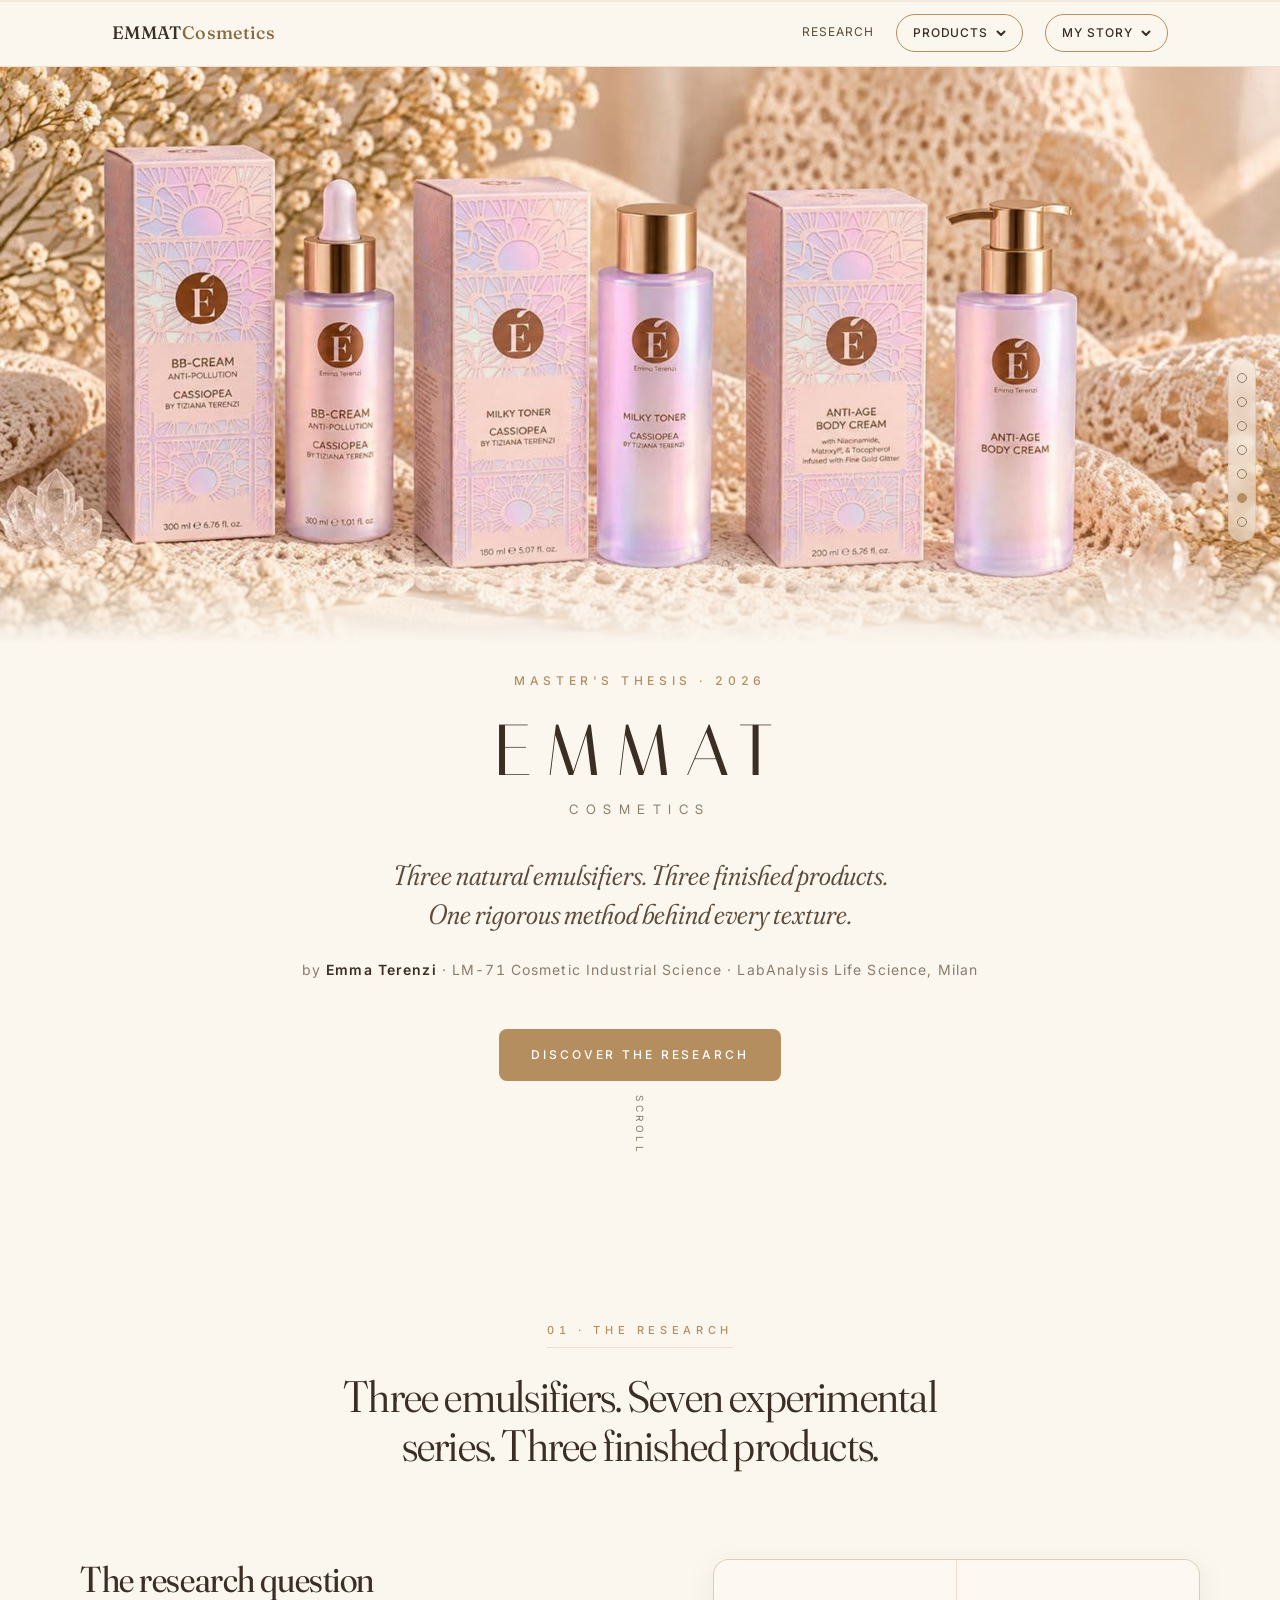
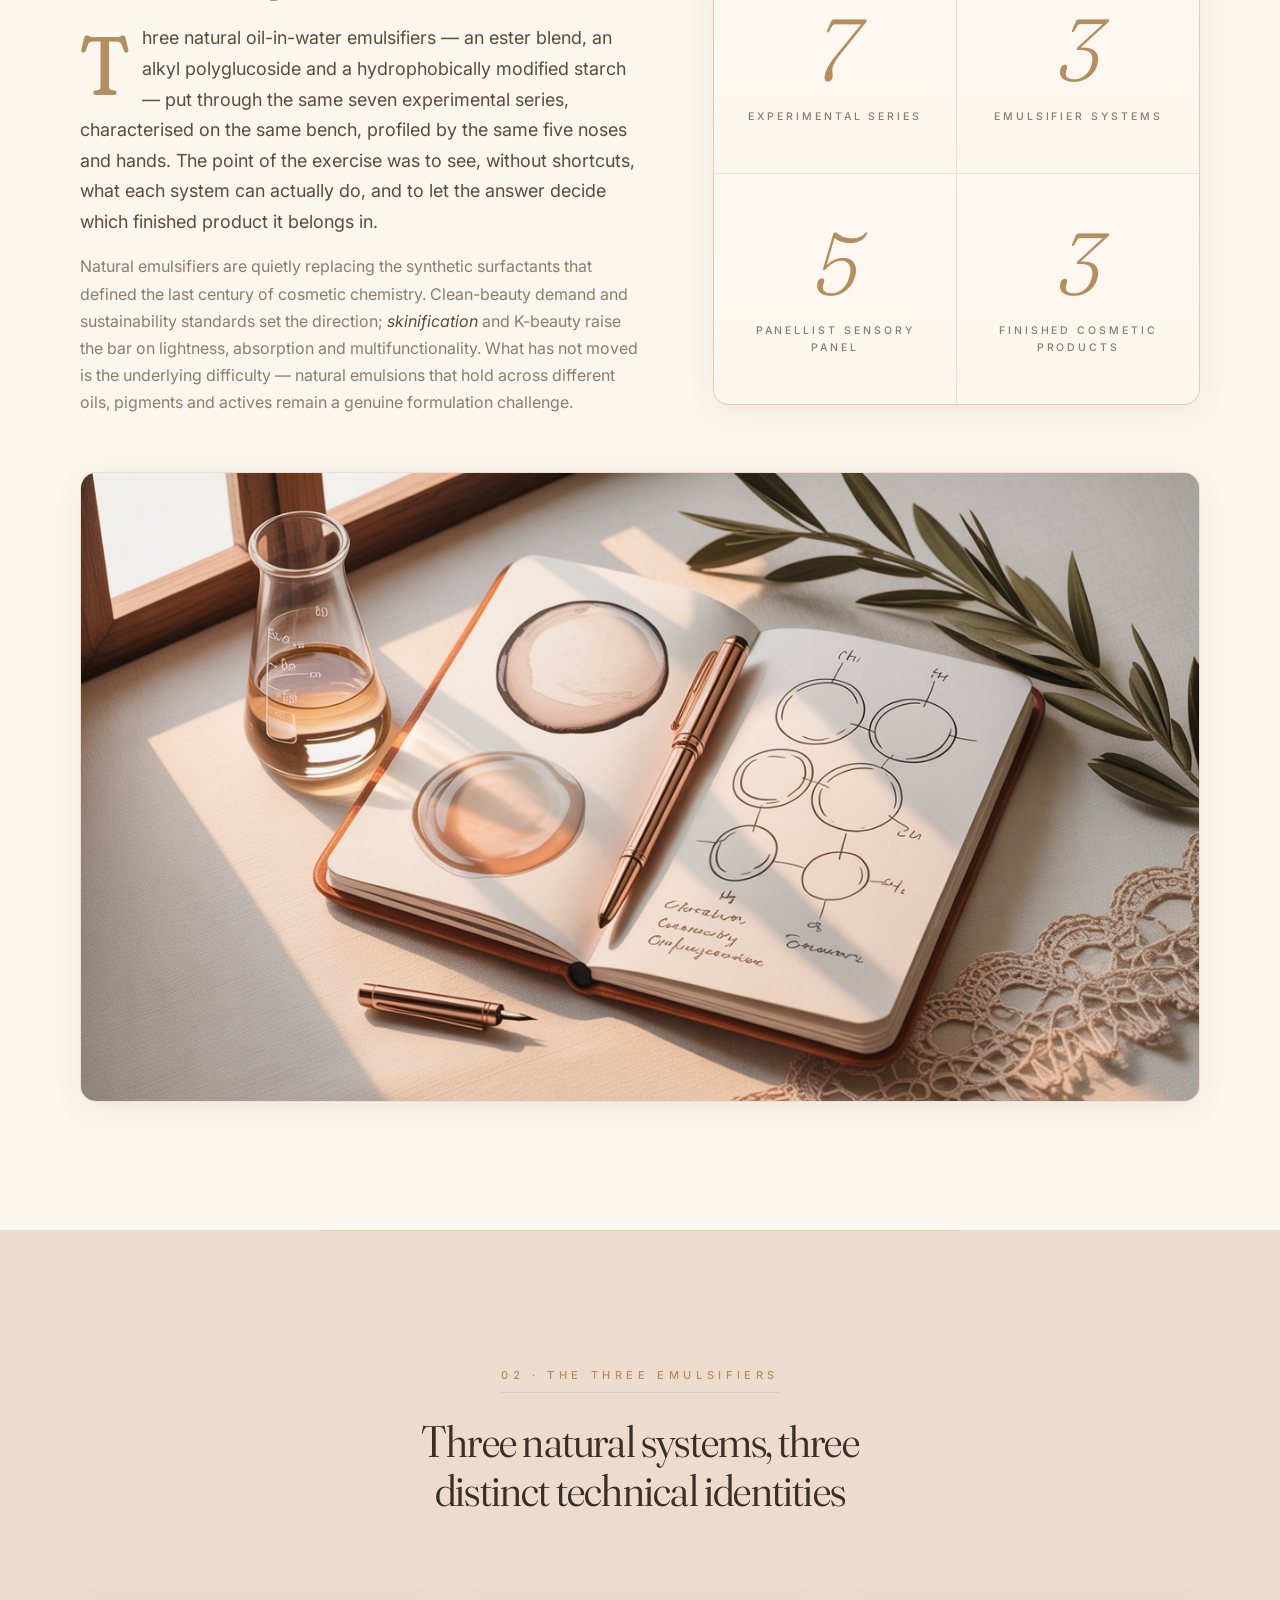
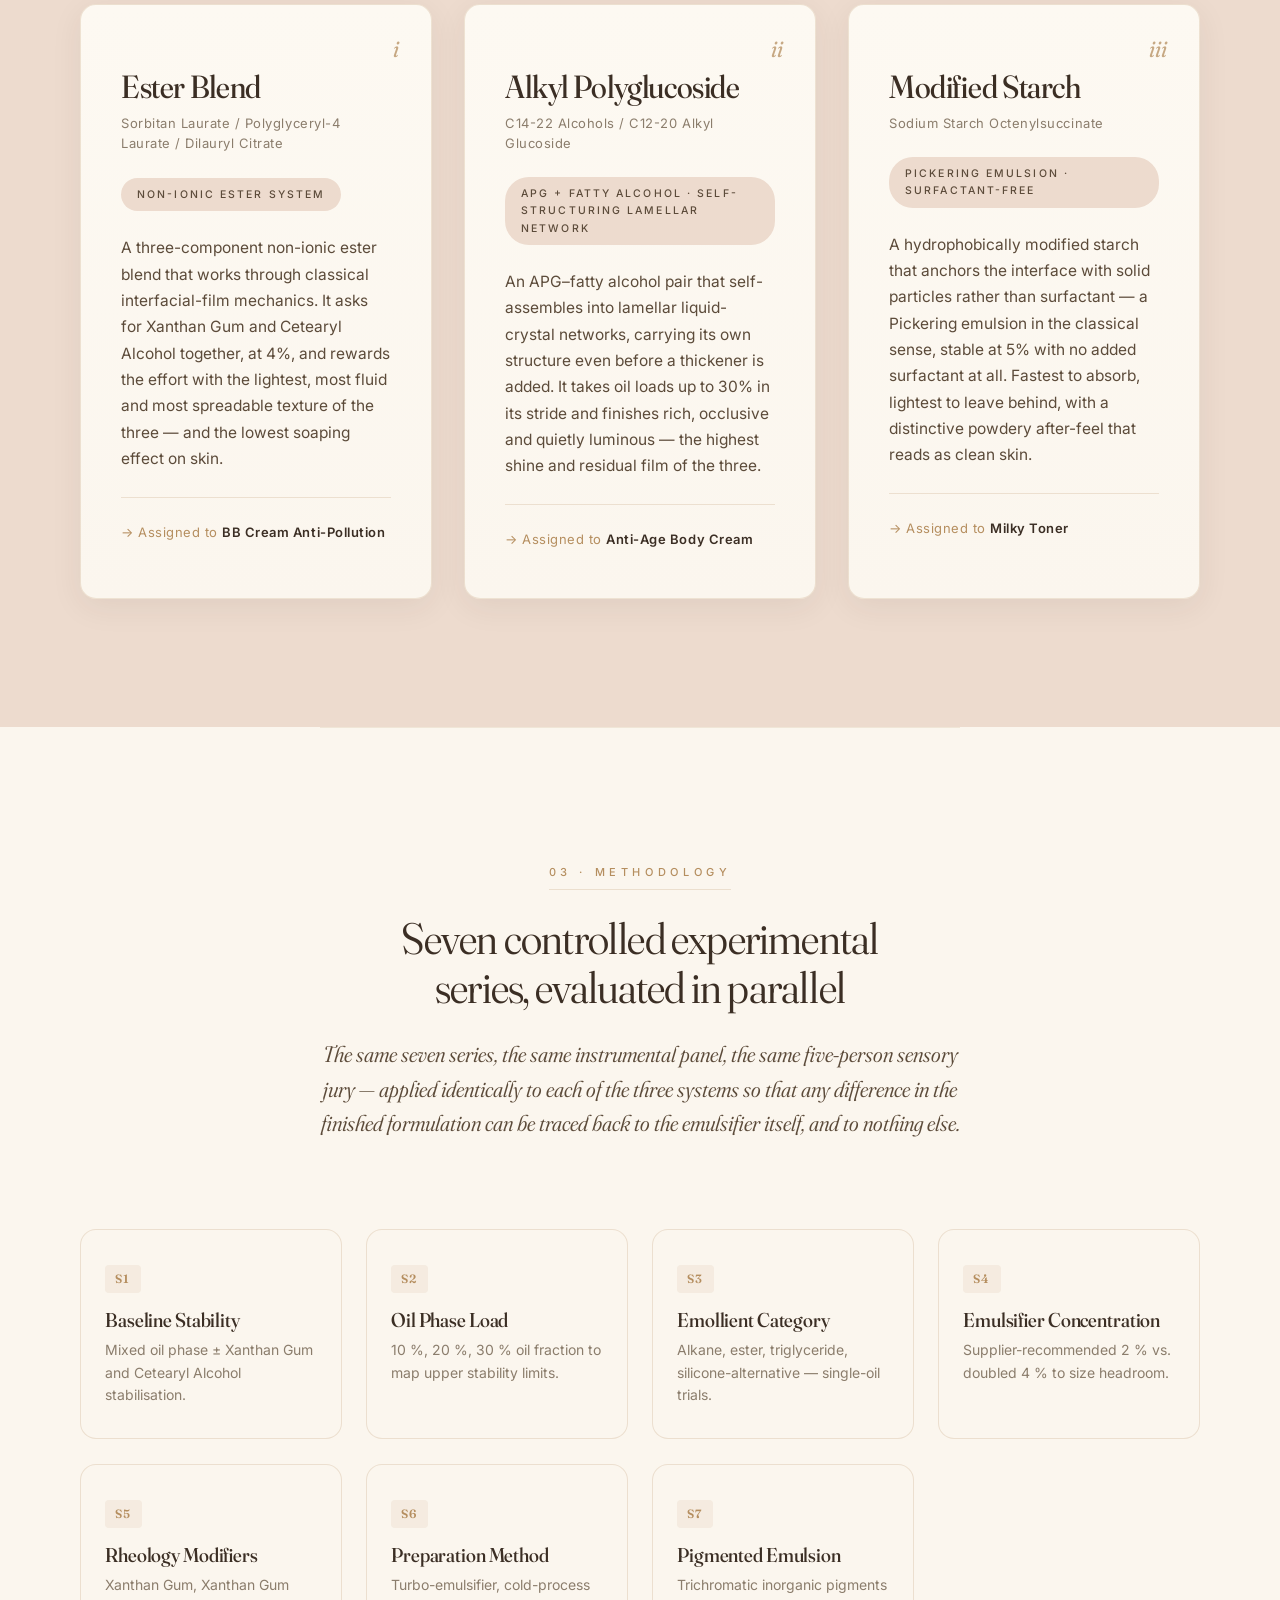
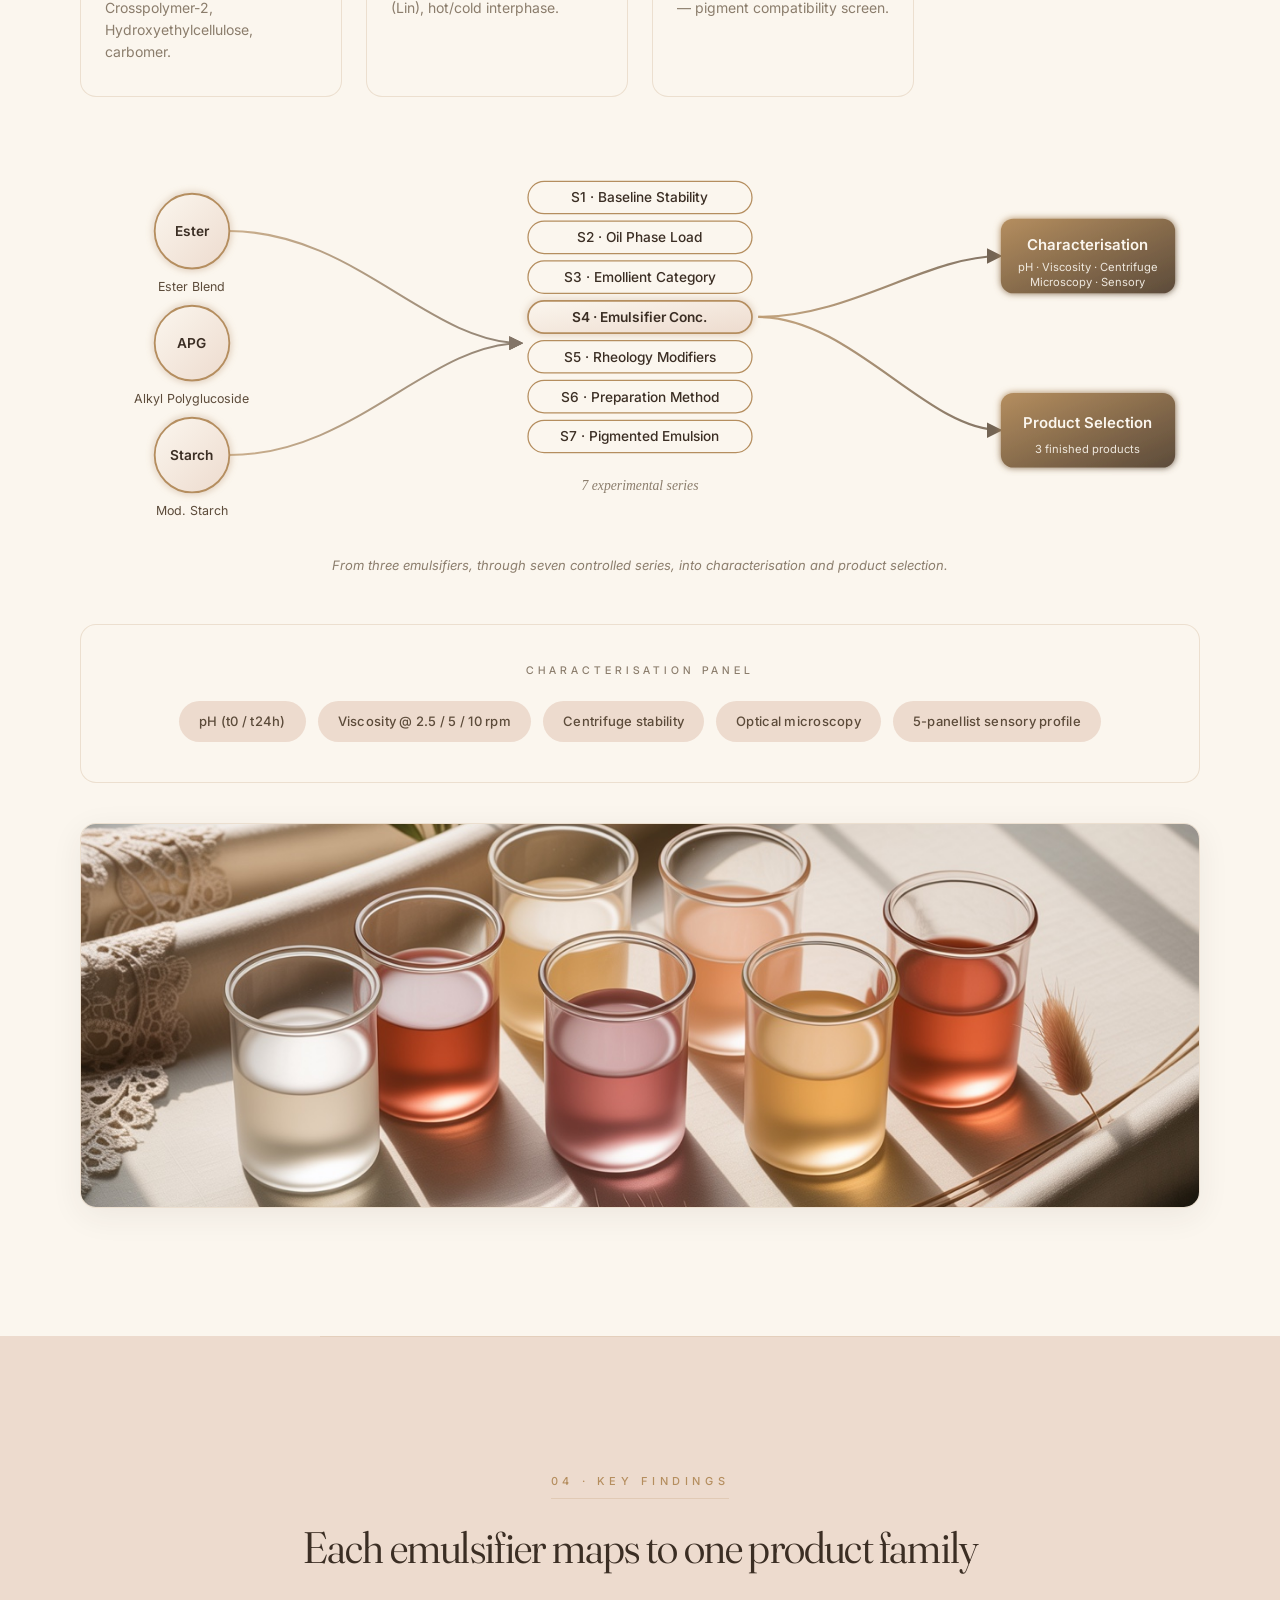
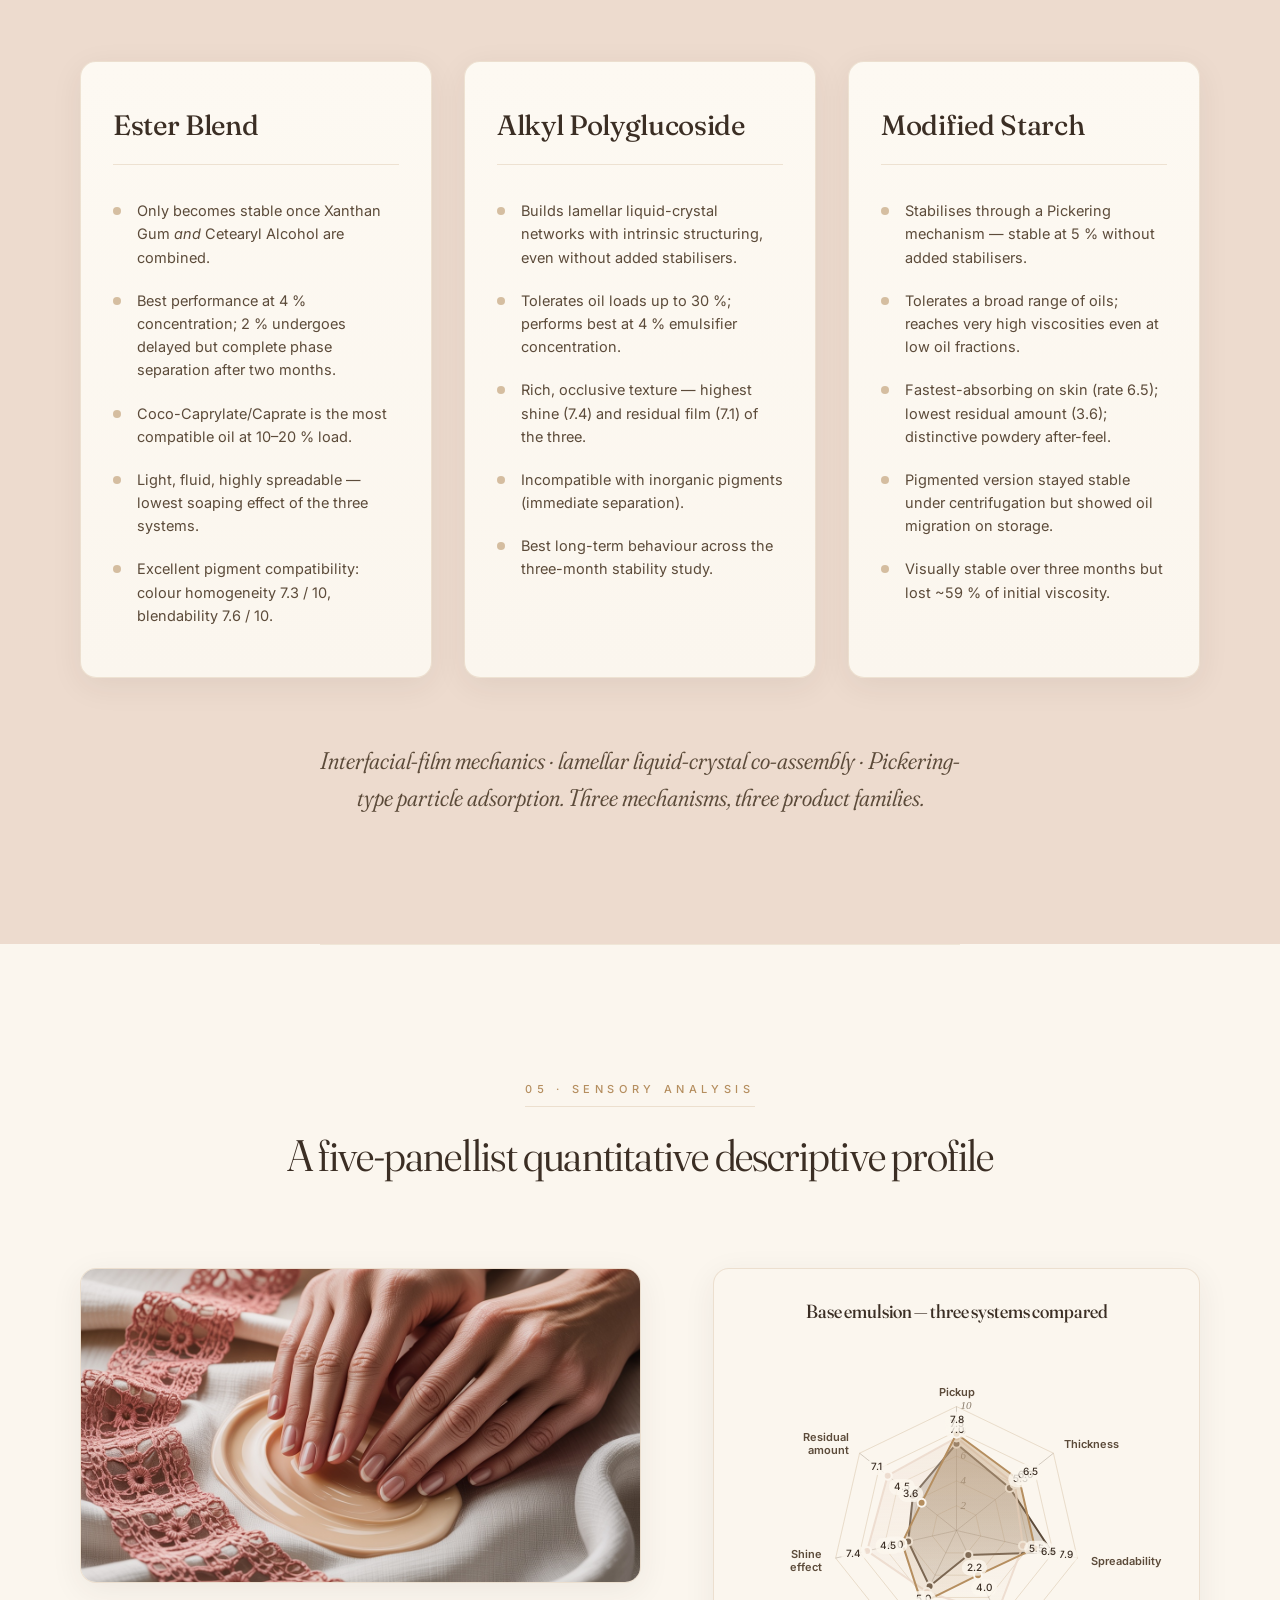
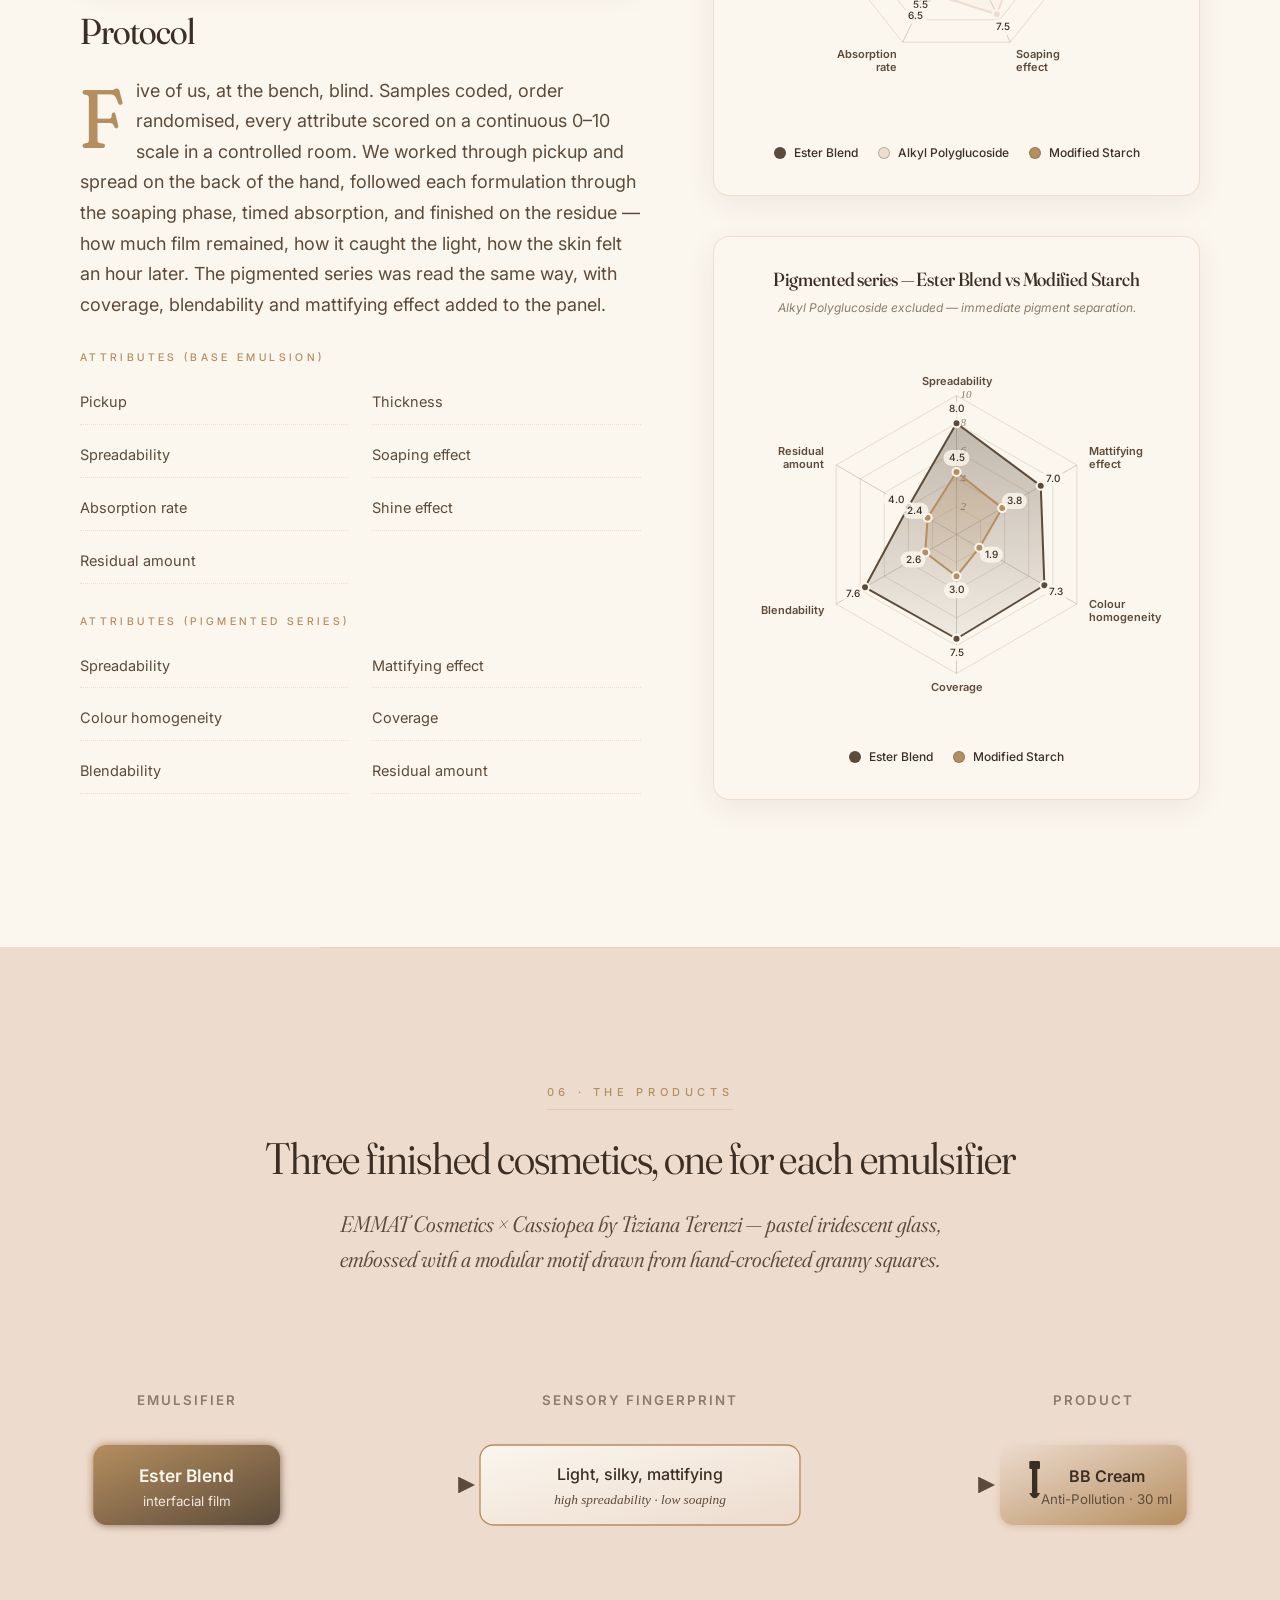
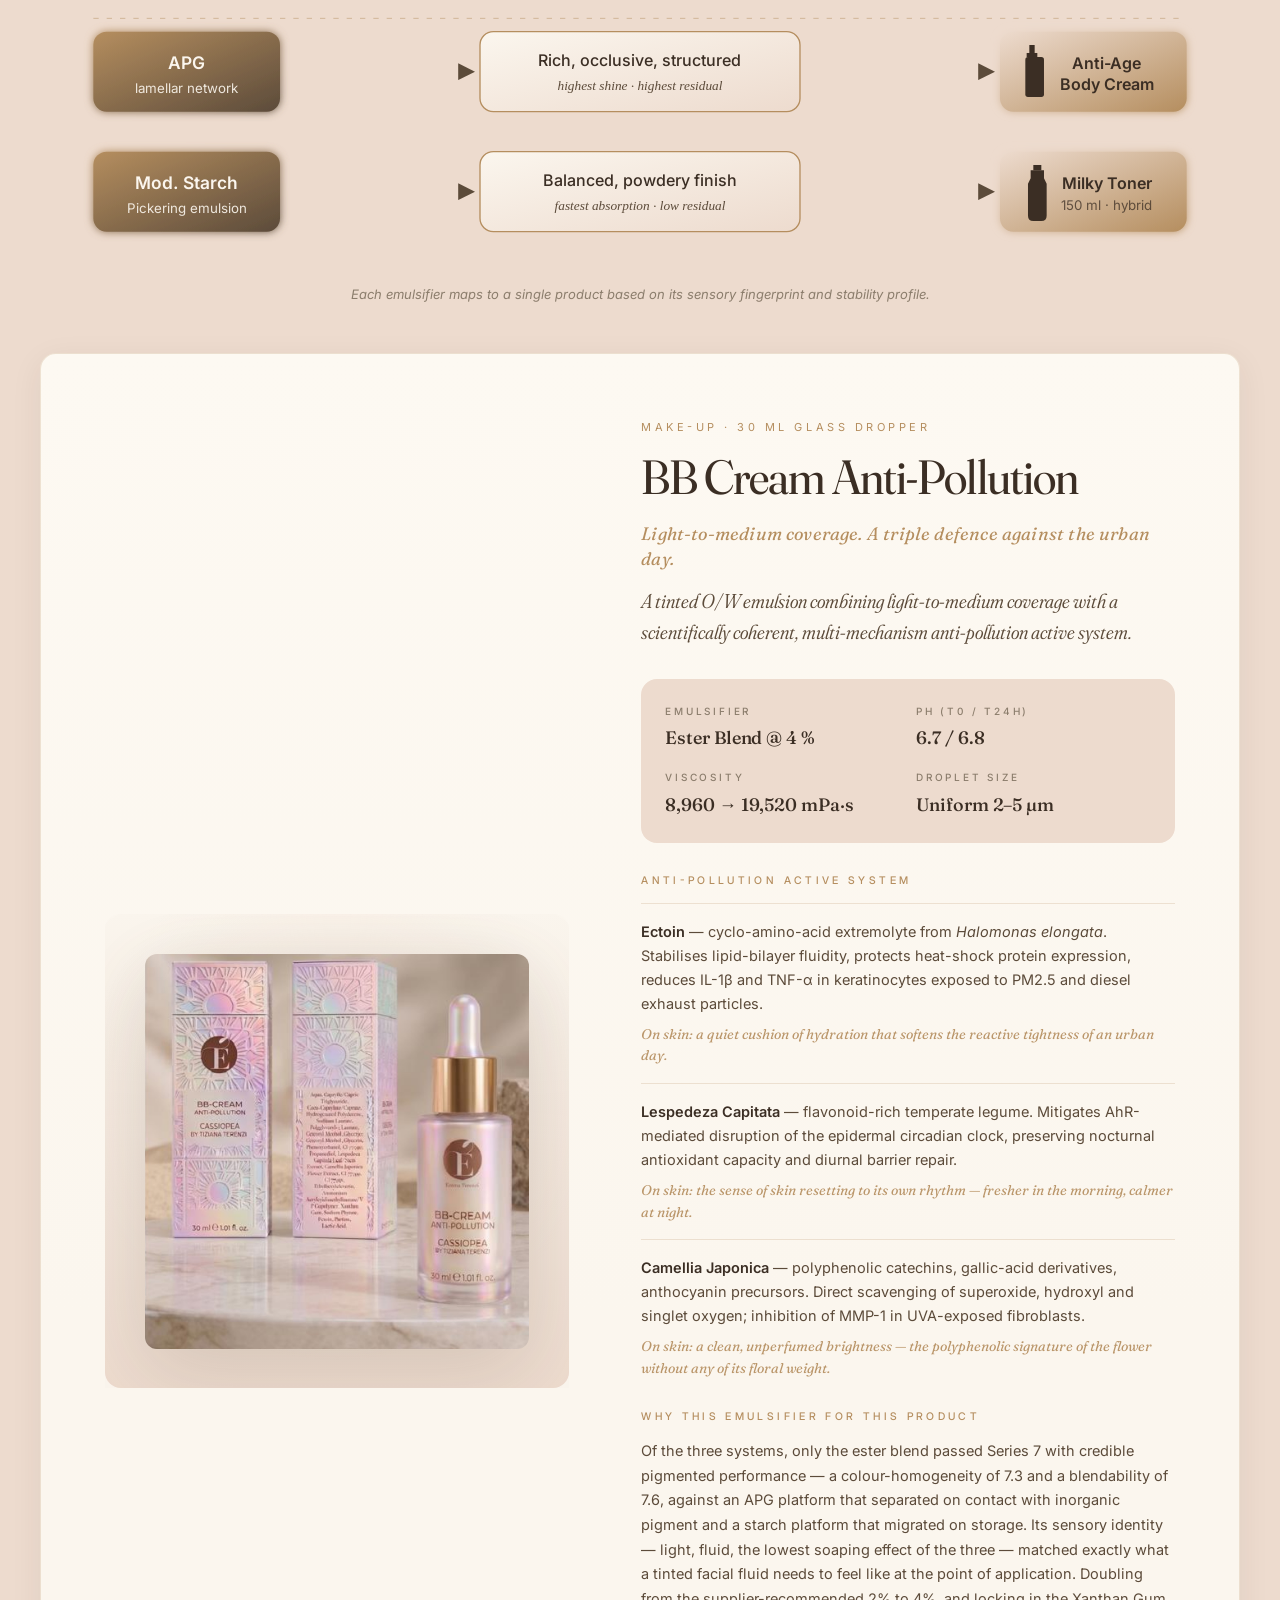
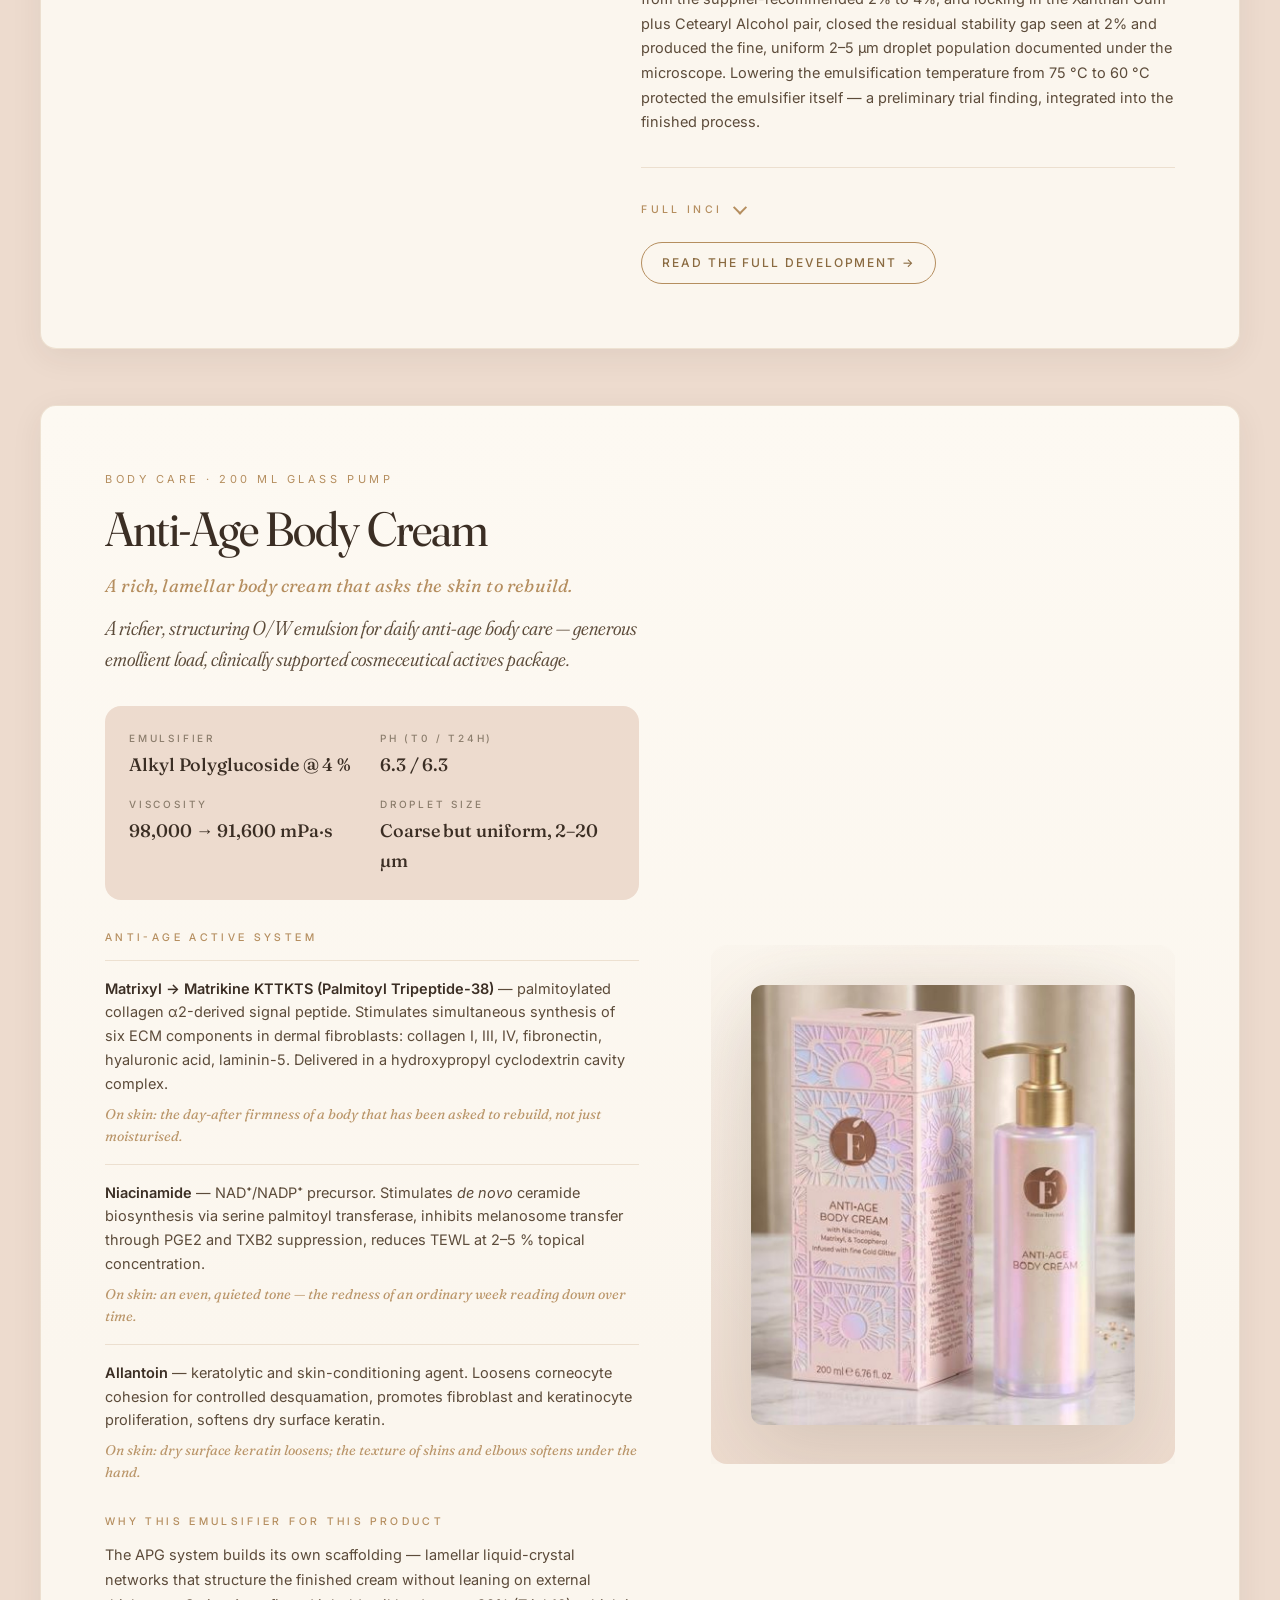
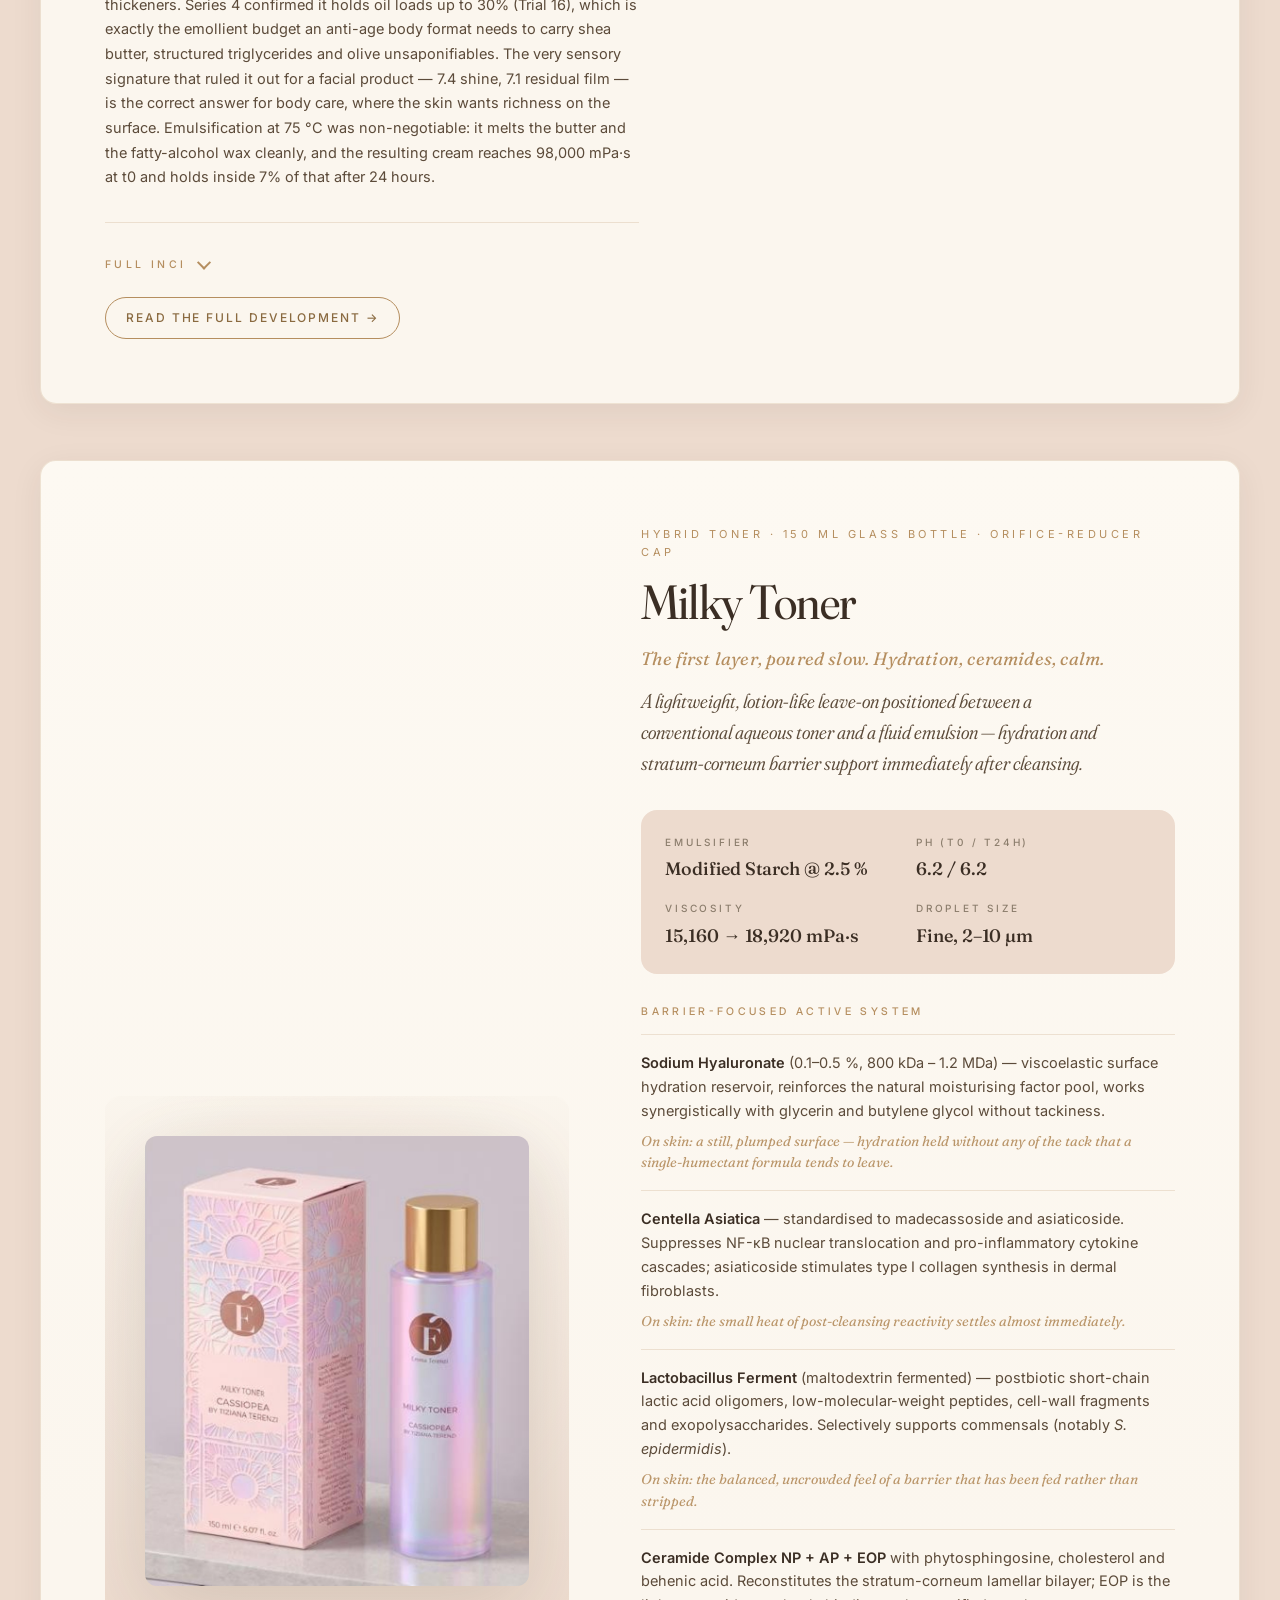
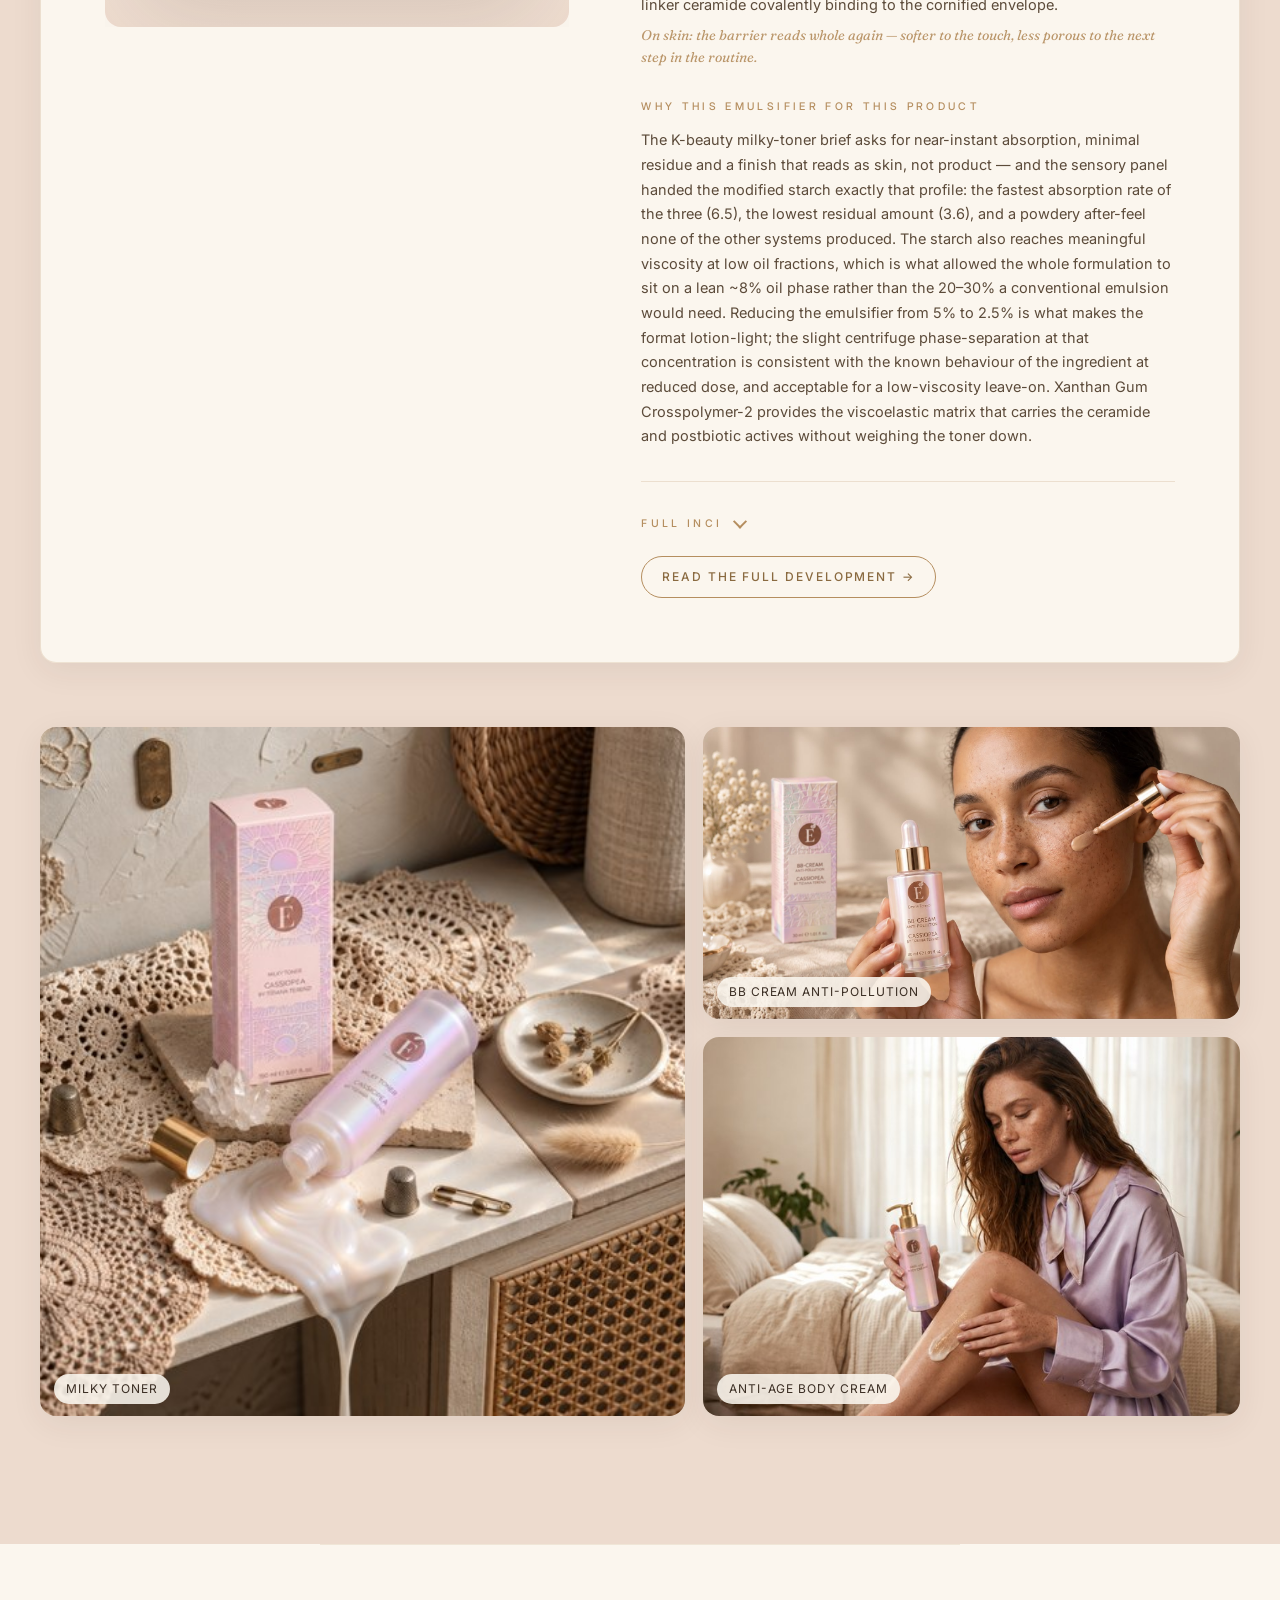
<file: index.html>
<!DOCTYPE html>
<html lang="en-GB">
<head>
<meta charset="UTF-8">
<meta name="viewport" content="width=device-width, initial-scale=1.0">
<title>EMMAT Cosmetics — A Systematic Comparative Study of Three Natural O/W Emulsifiers</title>
<meta name="description" content="Master's thesis by Emma Terenzi — LM-71 Cosmetic Industrial Science, LabAnalysis Life Science, Milan. A systematic comparative study of three natural O/W emulsifiers and their application in finished cosmetic products.">
<meta name="theme-color" content="#FBF6EE">
<link rel="preconnect" href="https://fonts.googleapis.com">
<link rel="preconnect" href="https://fonts.gstatic.com" crossorigin>
<link href="https://fonts.googleapis.com/css2?family=Fraunces:ital,opsz,wght,SOFT,WONK@0,9..144,300..700,0..100,0..1;1,9..144,300..700,0..100,0..1&family=Italiana&family=Inter:wght@300;400;500;600&display=swap" rel="stylesheet">
<link rel="stylesheet" href="styles.css">
<link rel="icon" href="data:image/svg+xml,%3Csvg xmlns='http://www.w3.org/2000/svg' viewBox='0 0 32 32'%3E%3Crect width='32' height='32' rx='6' fill='%23EDDBCE'/%3E%3Ctext x='16' y='23' text-anchor='middle' font-family='Georgia,serif' font-size='20' fill='%235C4B3A'%3EE%3C/text%3E%3C/svg%3E">
</head>
<body>

<!-- Scroll-progress bar (fills as reader scrolls) -->
<div class="scroll-progress" id="scrollProgress" aria-hidden="true"></div>

<!-- ══════════════ TOP NAVIGATION ══════════════ -->
<nav class="subnav" aria-label="Main">
  <div class="subnav-inner">
    <a href="index.html" class="subnav-brand" aria-label="EMMAT Cosmetics — home">EMMAT<span>Cosmetics</span></a>
    <div class="subnav-links">
      <a href="#research">Research</a>
      <div class="nav-dd">
        <button type="button" class="nav-dd-btn" aria-expanded="false" aria-haspopup="true" aria-controls="productsMenu">Products
          <svg viewBox="0 0 10 10" aria-hidden="true"><polyline points="1.5 3.5 5 7 8.5 3.5"></polyline></svg>
        </button>
        <ul class="nav-dd-menu" id="productsMenu">
          <li><a href="bb-cream.html">BB CREAM ANTI-POLLUTION</a></li>
          <li><a href="milky-toner.html">MILKY TONER</a></li>
          <li><a href="body-cream.html">ANTI-AGE BODY CREAM</a></li>
        </ul>
      </div>
      <div class="nav-dd">
        <button type="button" class="nav-dd-btn" aria-expanded="false" aria-haspopup="true" aria-controls="storyMenu">My Story
          <svg viewBox="0 0 10 10" aria-hidden="true"><polyline points="1.5 3.5 5 7 8.5 3.5"></polyline></svg>
        </button>
        <ul class="nav-dd-menu" id="storyMenu">
          <li><a href="story.html">My Story</a></li>
        </ul>
      </div>
    </div>
  </div>
</nav>

<!-- Sticky section-nav dots (desktop) -->
<nav class="section-nav" id="sectionNav" aria-label="Section navigation">
  <a href="#research"    data-label="Research"     aria-label="Research"></a>
  <a href="#emulsifiers" data-label="Emulsifiers"  aria-label="Emulsifiers"></a>
  <a href="#methodology" data-label="Methodology"  aria-label="Methodology"></a>
  <a href="#findings"    data-label="Findings"     aria-label="Findings"></a>
  <a href="#sensory"     data-label="Sensory"      aria-label="Sensory"></a>
  <a href="#products"    data-label="Products"     aria-label="Products"></a>
  <a href="#conclusions" data-label="Conclusions"  aria-label="Conclusions"></a>
</nav>

<!-- Copy-link toast -->
<div class="toast" id="toast" role="status" aria-live="polite">Link copied</div>

<!-- Back-to-top -->
<button class="back-to-top" id="backToTop" type="button" aria-label="Back to top">
  <svg viewBox="0 0 24 24" aria-hidden="true"><polyline points="6 14 12 8 18 14"></polyline></svg>
</button>

<!-- ══════════════ HERO ══════════════ -->
<header class="hero">
  <div class="hero-bg" style="background-image:url('assets/img/thesis-hero-family.jpg')" role="img" aria-label="The three EMMAT products side by side with their pink embossed boxes"></div>
  <div class="hero-inner">
    <div class="hero-eyebrow">Master's Thesis · 2026</div>
    <h1 class="brand-mark">EMMAT<span>Cosmetics</span></h1>
    <p class="tagline">Three natural emulsifiers. Three finished products. One rigorous method behind every texture.</p>
    <p class="credit">by <strong>Emma Terenzi</strong> · LM-71 Cosmetic Industrial Science · LabAnalysis Life Science, Milan</p>
    <a href="#research" class="btn btn-primary">Discover the research</a>
  </div>
  <div class="hero-scroll" aria-hidden="true">Scroll</div>
</header>

<main>

<!-- ══════════════ THE RESEARCH ══════════════ -->
<section id="research" class="section section-cream">
  <div class="container">
    <div class="section-header centered">
      <span class="eyebrow">01 · The Research</span>
      <h2>Three emulsifiers. Seven experimental series. Three finished products.</h2>
    </div>
    <div class="grid-2">
      <div class="prose">
        <h3>The research question</h3>
        <p>Three natural oil-in-water emulsifiers — an ester blend, an alkyl polyglucoside and a hydrophobically modified starch — put through the same seven experimental series, characterised on the same bench, profiled by the same five noses and hands. The point of the exercise was to see, without shortcuts, what each system can actually do, and to let the answer decide which finished product it belongs in.</p>
        <p class="muted">Natural emulsifiers are quietly replacing the synthetic surfactants that defined the last century of cosmetic chemistry. Clean-beauty demand and sustainability standards set the direction; <em>skinification</em> and K-beauty raise the bar on lightness, absorption and multifunctionality. What has not moved is the underlying difficulty — natural emulsions that hold across different oils, pigments and actives remain a genuine formulation challenge.</p>
      </div>
      <div class="stat-strip">
        <div class="stat"><span class="stat-num">7</span><span class="stat-label">experimental series</span></div>
        <div class="stat"><span class="stat-num">3</span><span class="stat-label">emulsifier systems</span></div>
        <div class="stat"><span class="stat-num">5</span><span class="stat-label">panellist sensory panel</span></div>
        <div class="stat"><span class="stat-num">3</span><span class="stat-label">finished cosmetic products</span></div>
      </div>
    </div>
    <figure class="section-figure section-figure-wide">
      <img src="assets/img/thesis-research.jpg" alt="Notebook with hand-drawn emulsion diagrams, a fountain pen and a small beaker with an emulsion swatch on cream linen" loading="lazy">
    </figure>
  </div>
</section>

<!-- ══════════════ THE THREE EMULSIFIERS ══════════════ -->
<section id="emulsifiers" class="section section-rose">
  <div class="container">
    <div class="section-header centered">
      <span class="eyebrow">02 · The Three Emulsifiers</span>
      <h2>Three natural systems, three distinct technical identities</h2>
    </div>
    <div class="grid-3 cards-emulsifier">

      <article class="card card-emulsifier">
        <div class="card-num">i</div>
        <h3>Ester Blend</h3>
        <p class="ing-name">Sorbitan Laurate / Polyglyceryl-4 Laurate / Dilauryl Citrate</p>
        <div class="chip">Non-ionic ester system</div>
        <p class="card-body">A three-component non-ionic ester blend that works through classical interfacial-film mechanics. It asks for Xanthan Gum and Cetearyl Alcohol together, at 4%, and rewards the effort with the lightest, most fluid and most spreadable texture of the three — and the lowest soaping effect on skin.</p>
        <p class="card-tag">→ Assigned to <strong>BB Cream Anti-Pollution</strong></p>
      </article>

      <article class="card card-emulsifier">
        <div class="card-num">ii</div>
        <h3>Alkyl Polyglucoside</h3>
        <p class="ing-name">C14-22 Alcohols / C12-20 Alkyl Glucoside</p>
        <div class="chip">APG + fatty alcohol · self-structuring lamellar network</div>
        <p class="card-body">An APG–fatty alcohol pair that self-assembles into lamellar liquid-crystal networks, carrying its own structure even before a thickener is added. It takes oil loads up to 30% in its stride and finishes rich, occlusive and quietly luminous — the highest shine and residual film of the three.</p>
        <p class="card-tag">→ Assigned to <strong>Anti-Age Body Cream</strong></p>
      </article>

      <article class="card card-emulsifier">
        <div class="card-num">iii</div>
        <h3>Modified Starch</h3>
        <p class="ing-name">Sodium Starch Octenylsuccinate</p>
        <div class="chip">Pickering emulsion · surfactant-free</div>
        <p class="card-body">A hydrophobically modified starch that anchors the interface with solid particles rather than surfactant — a Pickering emulsion in the classical sense, stable at 5% with no added surfactant at all. Fastest to absorb, lightest to leave behind, with a distinctive powdery after-feel that reads as clean skin.</p>
        <p class="card-tag">→ Assigned to <strong>Milky Toner</strong></p>
      </article>

    </div>
  </div>
</section>

<!-- ══════════════ METHODOLOGY ══════════════ -->
<section id="methodology" class="section section-cream">
  <div class="container">
    <div class="section-header centered">
      <span class="eyebrow">03 · Methodology</span>
      <h2>Seven controlled experimental series, evaluated in parallel</h2>
      <p class="section-lede">The same seven series, the same instrumental panel, the same five-person sensory jury — applied identically to each of the three systems so that any difference in the finished formulation can be traced back to the emulsifier itself, and to nothing else.</p>
    </div>

    <div class="grid-methods">
      <div class="method"><span class="s-num">S1</span><h4>Baseline Stability</h4><p>Mixed oil phase ± Xanthan Gum and Cetearyl Alcohol stabilisation.</p></div>
      <div class="method"><span class="s-num">S2</span><h4>Oil Phase Load</h4><p>10 %, 20 %, 30 % oil fraction to map upper stability limits.</p></div>
      <div class="method"><span class="s-num">S3</span><h4>Emollient Category</h4><p>Alkane, ester, triglyceride, silicone-alternative — single-oil trials.</p></div>
      <div class="method"><span class="s-num">S4</span><h4>Emulsifier Concentration</h4><p>Supplier-recommended 2 % vs. doubled 4 % to size headroom.</p></div>
      <div class="method"><span class="s-num">S5</span><h4>Rheology Modifiers</h4><p>Xanthan Gum, Xanthan Gum Crosspolymer-2, Hydroxyethylcellulose, carbomer.</p></div>
      <div class="method"><span class="s-num">S6</span><h4>Preparation Method</h4><p>Turbo-emulsifier, cold-process (Lin), hot/cold interphase.</p></div>
      <div class="method"><span class="s-num">S7</span><h4>Pigmented Emulsion</h4><p>Trichromatic inorganic pigments — pigment compatibility screen.</p></div>
    </div>

    <figure class="method-flow">
      <svg viewBox="0 0 900 320" preserveAspectRatio="xMidYMid meet" role="img" aria-label="Methodology flow: three emulsifier systems feed the seven experimental series, which then split into characterisation and product selection" xmlns="http://www.w3.org/2000/svg">
        <defs>
          <linearGradient id="em-grad-primary" x1="0%" y1="0%" x2="100%" y2="100%">
            <stop offset="0%" stop-color="#FBF6EE"/>
            <stop offset="100%" stop-color="#EDDBCE"/>
          </linearGradient>
          <linearGradient id="em-grad-gold" x1="0%" y1="0%" x2="100%" y2="100%">
            <stop offset="0%" stop-color="#B58E5F"/>
            <stop offset="100%" stop-color="#5C4B3A"/>
          </linearGradient>
          <linearGradient id="em-grad-stroke" x1="0%" y1="0%" x2="100%" y2="0%">
            <stop offset="0%" stop-color="#B58E5F" stop-opacity="0.9"/>
            <stop offset="100%" stop-color="#5C4B3A" stop-opacity="0.9"/>
          </linearGradient>
          <filter id="em-glow" x="-40%" y="-40%" width="180%" height="180%">
            <feGaussianBlur stdDeviation="3" result="blur"/>
            <feMerge>
              <feMergeNode in="blur"/>
              <feMergeNode in="SourceGraphic"/>
            </feMerge>
          </filter>
          <marker id="em-arrow" viewBox="0 0 10 10" refX="9" refY="5" markerWidth="7" markerHeight="7" orient="auto-start-reverse">
            <path d="M0,0 L10,5 L0,10 z" fill="#5C4B3A"/>
          </marker>
        </defs>

        <g font-family="Inter, sans-serif" fill="#3B2E24">
          <circle cx="90" cy="70"  r="30" fill="url(#em-grad-primary)" stroke="#B58E5F" stroke-width="1.5" filter="url(#em-glow)"/>
          <text x="90" y="74" text-anchor="middle" font-size="11" font-weight="600">Ester</text>
          <text x="90" y="118" text-anchor="middle" font-size="10" fill="#5C4B3A">Ester Blend</text>

          <circle cx="90" cy="160" r="30" fill="url(#em-grad-primary)" stroke="#B58E5F" stroke-width="1.5" filter="url(#em-glow)"/>
          <text x="90" y="164" text-anchor="middle" font-size="11" font-weight="600">APG</text>
          <text x="90" y="208" text-anchor="middle" font-size="10" fill="#5C4B3A">Alkyl Polyglucoside</text>

          <circle cx="90" cy="250" r="30" fill="url(#em-grad-primary)" stroke="#B58E5F" stroke-width="1.5" filter="url(#em-glow)"/>
          <text x="90" y="254" text-anchor="middle" font-size="11" font-weight="600">Starch</text>
          <text x="90" y="298" text-anchor="middle" font-size="10" fill="#5C4B3A">Mod. Starch</text>
        </g>

        <g fill="none" stroke="url(#em-grad-stroke)" stroke-width="1.6" opacity="0.75" marker-end="url(#em-arrow)">
          <path d="M120,70  C220,70  280,160 355,160"/>
          <path d="M120,160 C220,160 300,160 355,160"/>
          <path d="M120,250 C220,250 280,160 355,160"/>
        </g>

        <g font-family="Inter, sans-serif" fill="#3B2E24">
          <rect x="360" y="30"  width="180" height="26" rx="13" fill="#FBF6EE" stroke="#B58E5F" stroke-width="1"/>
          <text x="450" y="47" text-anchor="middle" font-size="11" font-weight="500">S1 · Baseline Stability</text>

          <rect x="360" y="62"  width="180" height="26" rx="13" fill="#FBF6EE" stroke="#B58E5F" stroke-width="1"/>
          <text x="450" y="79" text-anchor="middle" font-size="11" font-weight="500">S2 · Oil Phase Load</text>

          <rect x="360" y="94"  width="180" height="26" rx="13" fill="#FBF6EE" stroke="#B58E5F" stroke-width="1"/>
          <text x="450" y="111" text-anchor="middle" font-size="11" font-weight="500">S3 · Emollient Category</text>

          <rect x="360" y="126" width="180" height="26" rx="13" fill="url(#em-grad-primary)" stroke="#B58E5F" stroke-width="1.4" filter="url(#em-glow)"/>
          <text x="450" y="143" text-anchor="middle" font-size="11" font-weight="600">S4 · Emulsifier Conc.</text>

          <rect x="360" y="158" width="180" height="26" rx="13" fill="#FBF6EE" stroke="#B58E5F" stroke-width="1"/>
          <text x="450" y="175" text-anchor="middle" font-size="11" font-weight="500">S5 · Rheology Modifiers</text>

          <rect x="360" y="190" width="180" height="26" rx="13" fill="#FBF6EE" stroke="#B58E5F" stroke-width="1"/>
          <text x="450" y="207" text-anchor="middle" font-size="11" font-weight="500">S6 · Preparation Method</text>

          <rect x="360" y="222" width="180" height="26" rx="13" fill="#FBF6EE" stroke="#B58E5F" stroke-width="1"/>
          <text x="450" y="239" text-anchor="middle" font-size="11" font-weight="500">S7 · Pigmented Emulsion</text>

          <text x="450" y="278" text-anchor="middle" font-size="11" font-style="italic" fill="#8B7D6C" font-family="Cormorant Garamond, Georgia, serif">7 experimental series</text>
        </g>

        <g fill="none" stroke="url(#em-grad-stroke)" stroke-width="1.8" opacity="0.85" marker-end="url(#em-arrow)">
          <path d="M545,139 C620,139 680,90 740,90"/>
          <path d="M545,139 C620,139 680,230 740,230"/>
        </g>

        <g font-family="Inter, sans-serif">
          <rect x="740" y="60"  width="140" height="60" rx="10" fill="url(#em-grad-gold)" filter="url(#em-glow)"/>
          <text x="810" y="85"  text-anchor="middle" font-size="12" font-weight="600" fill="#FBF6EE">Characterisation</text>
          <text x="810" y="102" text-anchor="middle" font-size="9"  fill="#FBF6EE" opacity="0.9">pH · Viscosity · Centrifuge</text>
          <text x="810" y="114" text-anchor="middle" font-size="9"  fill="#FBF6EE" opacity="0.9">Microscopy · Sensory</text>

          <rect x="740" y="200" width="140" height="60" rx="10" fill="url(#em-grad-gold)" filter="url(#em-glow)"/>
          <text x="810" y="228" text-anchor="middle" font-size="12" font-weight="600" fill="#FBF6EE">Product Selection</text>
          <text x="810" y="248" text-anchor="middle" font-size="9"  fill="#FBF6EE" opacity="0.9">3 finished products</text>
        </g>
      </svg>
      <figcaption class="figure-caption">From three emulsifiers, through seven controlled series, into characterisation and product selection.</figcaption>
    </figure>

    <div class="charac-panel">
      <h4>Characterisation panel</h4>
      <div class="charac-tags">
        <span>pH (t0 / t24h)</span>
        <span>Viscosity @ 2.5 / 5 / 10 rpm</span>
        <span>Centrifuge stability</span>
        <span>Optical microscopy</span>
        <span>5-panellist sensory profile</span>
      </div>
    </div>

    <figure class="section-figure section-figure-strip">
      <img src="assets/img/thesis-methodology.jpg" alt="Seven small identical frosted-glass beakers arranged in a curve on cream linen, each holding a slightly different creamy emulsion" loading="lazy">
    </figure>
  </div>
</section>

<!-- ══════════════ KEY FINDINGS ══════════════ -->
<section id="findings" class="section section-rose">
  <div class="container">
    <div class="section-header centered">
      <span class="eyebrow">04 · Key Findings</span>
      <h2>Each emulsifier maps to one product family</h2>
    </div>

    <div class="grid-3 cards-findings">
      <article class="card card-finding">
        <div class="finding-head">Ester Blend</div>
        <ul>
          <li>Only becomes stable once Xanthan Gum <em>and</em> Cetearyl Alcohol are combined.</li>
          <li>Best performance at 4 % concentration; 2 % undergoes delayed but complete phase separation after two months.</li>
          <li>Coco-Caprylate/Caprate is the most compatible oil at 10–20 % load.</li>
          <li>Light, fluid, highly spreadable — lowest soaping effect of the three systems.</li>
          <li>Excellent pigment compatibility: colour homogeneity 7.3 / 10, blendability 7.6 / 10.</li>
        </ul>
      </article>

      <article class="card card-finding">
        <div class="finding-head">Alkyl Polyglucoside</div>
        <ul>
          <li>Builds lamellar liquid-crystal networks with intrinsic structuring, even without added stabilisers.</li>
          <li>Tolerates oil loads up to 30 %; performs best at 4 % emulsifier concentration.</li>
          <li>Rich, occlusive texture — highest shine (7.4) and residual film (7.1) of the three.</li>
          <li>Incompatible with inorganic pigments (immediate separation).</li>
          <li>Best long-term behaviour across the three-month stability study.</li>
        </ul>
      </article>

      <article class="card card-finding">
        <div class="finding-head">Modified Starch</div>
        <ul>
          <li>Stabilises through a Pickering mechanism — stable at 5 % without added stabilisers.</li>
          <li>Tolerates a broad range of oils; reaches very high viscosities even at low oil fractions.</li>
          <li>Fastest-absorbing on skin (rate 6.5); lowest residual amount (3.6); distinctive powdery after-feel.</li>
          <li>Pigmented version stayed stable under centrifugation but showed oil migration on storage.</li>
          <li>Visually stable over three months but lost ~59 % of initial viscosity.</li>
        </ul>
      </article>
    </div>

    <p class="finding-punchline">Interfacial-film mechanics · lamellar liquid-crystal co-assembly · Pickering-type particle adsorption. Three mechanisms, three product families.</p>
  </div>
</section>

<!-- ══════════════ SENSORY ANALYSIS ══════════════ -->
<section id="sensory" class="section section-cream">
  <div class="container">
    <div class="section-header centered">
      <span class="eyebrow">05 · Sensory Analysis</span>
      <h2>A five-panellist quantitative descriptive profile</h2>
    </div>

    <div class="grid-2 sensory-grid">
      <div class="prose">
        <figure class="section-figure section-figure-inset">
          <img src="assets/img/thesis-sensory.jpg" alt="Close-up of hands rubbing a creamy emulsion between fingertips on cream linen with a crochet-lace edge" loading="lazy">
        </figure>
        <h3>Protocol</h3>
        <p>Five of us, at the bench, blind. Samples coded, order randomised, every attribute scored on a continuous 0–10 scale in a controlled room. We worked through pickup and spread on the back of the hand, followed each formulation through the soaping phase, timed absorption, and finished on the residue — how much film remained, how it caught the light, how the skin felt an hour later. The pigmented series was read the same way, with coverage, blendability and mattifying effect added to the panel.</p>
        <h4>Attributes (base emulsion)</h4>
        <ul class="attr-list">
          <li>Pickup</li>
          <li>Thickness</li>
          <li>Spreadability</li>
          <li>Soaping effect</li>
          <li>Absorption rate</li>
          <li>Shine effect</li>
          <li>Residual amount</li>
        </ul>
        <h4>Attributes (pigmented series)</h4>
        <ul class="attr-list">
          <li>Spreadability</li>
          <li>Mattifying effect</li>
          <li>Colour homogeneity</li>
          <li>Coverage</li>
          <li>Blendability</li>
          <li>Residual amount</li>
        </ul>
      </div>

      <div class="chart-stack">
        <div class="chart-wrap">
          <h4 class="chart-title">Base emulsion — three systems compared</h4>
          <canvas id="radarBase" role="img" aria-label="Radar chart comparing the three base emulsions across seven sensory attributes">
            Scores out of 10 (Pickup, Thickness, Spreadability, Soaping effect, Absorption rate, Shine effect, Residual amount) —
            Ester Blend: 7.0, 5.5, 7.9, 2.2, 5.0, 4.0, 4.5.
            Alkyl Polyglucoside: 7.5, 6.0, 5.5, 7.5, 5.5, 7.4, 7.1.
            Modified Starch: 7.8, 6.5, 6.5, 4.0, 6.5, 4.5, 3.6.
          </canvas>
        </div>
        <div class="chart-wrap">
          <h4 class="chart-title">Pigmented series — Ester Blend vs Modified Starch</h4>
          <p class="chart-note">Alkyl Polyglucoside excluded — immediate pigment separation.</p>
          <canvas id="radarPigment" role="img" aria-label="Radar chart comparing pigmented Ester Blend against Modified Starch">
            Scores out of 10 (Spreadability, Mattifying effect, Colour homogeneity, Coverage, Blendability, Residual amount) —
            Ester Blend: 8.0, 7.0, 7.3, 7.5, 7.6, 4.0.
            Modified Starch: 4.5, 3.8, 1.9, 3.0, 2.6, 2.4.
          </canvas>
        </div>
      </div>
    </div>
  </div>
</section>

<!-- ══════════════ THE PRODUCTS ══════════════ -->
<section id="products" class="section section-rose products-section">
  <div class="container">
    <div class="section-header centered">
      <span class="eyebrow">06 · The Products</span>
      <h2>Three finished cosmetics, one for each emulsifier</h2>
      <p class="section-lede">EMMAT Cosmetics × Cassiopea by Tiziana Terenzi — pastel iridescent glass, embossed with a modular motif drawn from hand-crocheted granny squares.</p>
    </div>

    <figure class="product-map">
      <svg viewBox="0 0 900 380" preserveAspectRatio="xMidYMid meet" role="img" aria-label="Emulsifier to product mapping: Ester Blend to BB Cream, APG to Anti-Age Body Cream, Modified Starch to Milky Toner" xmlns="http://www.w3.org/2000/svg">
        <defs>
          <linearGradient id="em2-grad-primary" x1="0%" y1="0%" x2="100%" y2="100%">
            <stop offset="0%" stop-color="#FBF6EE"/>
            <stop offset="100%" stop-color="#EDDBCE"/>
          </linearGradient>
          <linearGradient id="em2-grad-gold" x1="0%" y1="0%" x2="100%" y2="100%">
            <stop offset="0%" stop-color="#B58E5F"/>
            <stop offset="100%" stop-color="#5C4B3A"/>
          </linearGradient>
          <linearGradient id="em2-grad-rose" x1="0%" y1="0%" x2="100%" y2="100%">
            <stop offset="0%" stop-color="#EDDBCE"/>
            <stop offset="100%" stop-color="#B58E5F"/>
          </linearGradient>
          <linearGradient id="em2-grad-stroke" x1="0%" y1="0%" x2="100%" y2="0%">
            <stop offset="0%" stop-color="#B58E5F" stop-opacity="0.9"/>
            <stop offset="100%" stop-color="#5C4B3A" stop-opacity="0.9"/>
          </linearGradient>
          <filter id="em2-glow" x="-40%" y="-40%" width="180%" height="180%">
            <feGaussianBlur stdDeviation="3" result="blur"/>
            <feMerge>
              <feMergeNode in="blur"/>
              <feMergeNode in="SourceGraphic"/>
            </feMerge>
          </filter>
          <marker id="em2-arrow" viewBox="0 0 10 10" refX="9" refY="5" markerWidth="7" markerHeight="7" orient="auto-start-reverse">
            <path d="M0,0 L10,5 L0,10 z" fill="#5C4B3A"/>
          </marker>
        </defs>

        <!-- Column headers -->
        <g font-family="Inter, sans-serif" fill="#8B7D6C" font-size="10" font-weight="600" letter-spacing="1.5">
          <text x="110" y="30" text-anchor="middle">EMULSIFIER</text>
          <text x="450" y="30" text-anchor="middle">SENSORY FINGERPRINT</text>
          <text x="790" y="30" text-anchor="middle">PRODUCT</text>
        </g>

        <!-- Horizontal divider through the middle -->
        <line x1="40" y1="190" x2="860" y2="190" stroke="#B58E5F" stroke-width="0.75" opacity="0.5" stroke-dasharray="4 6"/>

        <!-- ROW 1: Ester Blend -->
        <g font-family="Inter, sans-serif">
          <rect x="40" y="60" width="140" height="60" rx="10" fill="url(#em2-grad-gold)" filter="url(#em2-glow)"/>
          <text x="110" y="88" text-anchor="middle" font-size="13" font-weight="600" fill="#FBF6EE">Ester Blend</text>
          <text x="110" y="106" text-anchor="middle" font-size="10" fill="#FBF6EE" opacity="0.9">interfacial film</text>

          <rect x="330" y="60" width="240" height="60" rx="10" fill="url(#em2-grad-primary)" stroke="#B58E5F" stroke-width="1"/>
          <text x="450" y="86" text-anchor="middle" font-size="12" font-weight="500" fill="#3B2E24">Light, silky, mattifying</text>
          <text x="450" y="104" text-anchor="middle" font-size="10" fill="#5C4B3A" font-style="italic" font-family="Cormorant Garamond, Georgia, serif">high spreadability · low soaping</text>

          <rect x="720" y="60" width="140" height="60" rx="10" fill="url(#em2-grad-rose)" filter="url(#em2-glow)"/>
          <!-- dropper icon -->
          <g transform="translate(738,72)" fill="#3B2E24">
            <rect x="4" y="0" width="8" height="6" rx="1"/>
            <rect x="6" y="6" width="4" height="18"/>
            <path d="M4,24 Q8,32 12,24 Z"/>
          </g>
          <text x="800" y="88" text-anchor="middle" font-size="12" font-weight="600" fill="#3B2E24">BB Cream</text>
          <text x="800" y="104" text-anchor="middle" font-size="10" fill="#3B2E24" opacity="0.75">Anti-Pollution · 30 ml</text>
        </g>

        <!-- Arrows row 1 -->
        <g fill="none" stroke="url(#em2-grad-stroke)" stroke-width="1.8" marker-end="url(#em2-arrow)">
          <path d="M180,90 C240,90 275,90 325,90"/>
          <path d="M570,90 C630,90 665,90 715,90"/>
        </g>

        <!-- ROW 2: APG -->
        <g font-family="Inter, sans-serif">
          <rect x="40" y="200" width="140" height="60" rx="10" fill="url(#em2-grad-gold)" filter="url(#em2-glow)"/>
          <text x="110" y="228" text-anchor="middle" font-size="13" font-weight="600" fill="#FBF6EE">APG</text>
          <text x="110" y="246" text-anchor="middle" font-size="10" fill="#FBF6EE" opacity="0.9">lamellar network</text>

          <rect x="330" y="200" width="240" height="60" rx="10" fill="url(#em2-grad-primary)" stroke="#B58E5F" stroke-width="1"/>
          <text x="450" y="226" text-anchor="middle" font-size="12" font-weight="500" fill="#3B2E24">Rich, occlusive, structured</text>
          <text x="450" y="244" text-anchor="middle" font-size="10" fill="#5C4B3A" font-style="italic" font-family="Cormorant Garamond, Georgia, serif">highest shine · highest residual</text>

          <rect x="720" y="200" width="140" height="60" rx="10" fill="url(#em2-grad-rose)" filter="url(#em2-glow)"/>
          <!-- pump-bottle icon -->
          <g transform="translate(738,210)" fill="#3B2E24">
            <rect x="4" y="0" width="4" height="6"/>
            <rect x="2" y="6" width="8" height="3"/>
            <rect x="1" y="9" width="14" height="30" rx="2"/>
          </g>
          <text x="800" y="228" text-anchor="middle" font-size="12" font-weight="600" fill="#3B2E24">Anti-Age</text>
          <text x="800" y="244" text-anchor="middle" font-size="12" font-weight="600" fill="#3B2E24">Body Cream</text>
        </g>

        <g fill="none" stroke="url(#em2-grad-stroke)" stroke-width="1.8" marker-end="url(#em2-arrow)">
          <path d="M180,230 C240,230 275,230 325,230"/>
          <path d="M570,230 C630,230 665,230 715,230"/>
        </g>

        <!-- ROW 3: Modified Starch -->
        <g font-family="Inter, sans-serif">
          <rect x="40" y="290" width="140" height="60" rx="10" fill="url(#em2-grad-gold)" filter="url(#em2-glow)"/>
          <text x="110" y="318" text-anchor="middle" font-size="13" font-weight="600" fill="#FBF6EE">Mod. Starch</text>
          <text x="110" y="336" text-anchor="middle" font-size="10" fill="#FBF6EE" opacity="0.9">Pickering emulsion</text>

          <rect x="330" y="290" width="240" height="60" rx="10" fill="url(#em2-grad-primary)" stroke="#B58E5F" stroke-width="1"/>
          <text x="450" y="316" text-anchor="middle" font-size="12" font-weight="500" fill="#3B2E24">Balanced, powdery finish</text>
          <text x="450" y="334" text-anchor="middle" font-size="10" fill="#5C4B3A" font-style="italic" font-family="Cormorant Garamond, Georgia, serif">fastest absorption · low residual</text>

          <rect x="720" y="290" width="140" height="60" rx="10" fill="url(#em2-grad-rose)" filter="url(#em2-glow)"/>
          <!-- tall-bottle icon -->
          <g transform="translate(740,300)" fill="#3B2E24">
            <rect x="5" y="0" width="6" height="4"/>
            <path d="M3,4 L13,4 L13,10 L15,14 L15,38 Q15,42 11,42 L5,42 Q1,42 1,38 L1,14 L3,10 Z"/>
          </g>
          <text x="800" y="318" text-anchor="middle" font-size="12" font-weight="600" fill="#3B2E24">Milky Toner</text>
          <text x="800" y="334" text-anchor="middle" font-size="10" fill="#3B2E24" opacity="0.75">150 ml · hybrid</text>
        </g>

        <g fill="none" stroke="url(#em2-grad-stroke)" stroke-width="1.8" marker-end="url(#em2-arrow)">
          <path d="M180,320 C240,320 275,320 325,320"/>
          <path d="M570,320 C630,320 665,320 715,320"/>
        </g>
      </svg>
      <figcaption class="figure-caption">Each emulsifier maps to a single product based on its sensory fingerprint and stability profile.</figcaption>
    </figure>

    <!-- BB CREAM -->
    <article class="product-card">
      <div class="product-media">
        <img src="assets/img/thesis-bb-product.jpg" alt="BB Cream Anti-Pollution 30 ml glass dropper with its pink embossed box, new É Emma Terenzi packaging" loading="lazy">
      </div>
      <div class="product-body">
        <div class="product-eyebrow">Make-up · 30 ml glass dropper</div>
        <h3 class="product-name">BB Cream Anti-Pollution</h3>
        <p class="product-tagline">Light-to-medium coverage. A triple defence against the urban day.</p>
        <p class="product-lede">A tinted O/W emulsion combining light-to-medium coverage with a scientifically coherent, multi-mechanism anti-pollution active system.</p>

        <div class="product-meta">
          <div class="meta-block">
            <span class="meta-label">Emulsifier</span>
            <span class="meta-value">Ester Blend @ 4 %</span>
          </div>
          <div class="meta-block">
            <span class="meta-label">pH (t0 / t24h)</span>
            <span class="meta-value">6.7 / 6.8</span>
          </div>
          <div class="meta-block">
            <span class="meta-label">Viscosity</span>
            <span class="meta-value">8,960 → 19,520 mPa·s</span>
          </div>
          <div class="meta-block">
            <span class="meta-label">Droplet size</span>
            <span class="meta-value">Uniform 2–5 µm</span>
          </div>
        </div>

        <div class="active-system">
          <h4>Anti-pollution active system</h4>
          <div class="active-item">
            <strong>Ectoin</strong> — cyclo-amino-acid extremolyte from <em>Halomonas elongata</em>. Stabilises lipid-bilayer fluidity, protects heat-shock protein expression, reduces IL-1β and TNF-α in keratinocytes exposed to PM2.5 and diesel exhaust particles.<br><span class="active-sensory">On skin: a quiet cushion of hydration that softens the reactive tightness of an urban day.</span>
          </div>
          <div class="active-item">
            <strong>Lespedeza Capitata</strong> — flavonoid-rich temperate legume. Mitigates AhR-mediated disruption of the epidermal circadian clock, preserving nocturnal antioxidant capacity and diurnal barrier repair.<br><span class="active-sensory">On skin: the sense of skin resetting to its own rhythm — fresher in the morning, calmer at night.</span>
          </div>
          <div class="active-item">
            <strong>Camellia Japonica</strong> — polyphenolic catechins, gallic-acid derivatives, anthocyanin precursors. Direct scavenging of superoxide, hydroxyl and singlet oxygen; inhibition of MMP-1 in UVA-exposed fibroblasts.<br><span class="active-sensory">On skin: a clean, unperfumed brightness — the polyphenolic signature of the flower without any of its floral weight.</span>
          </div>
        </div>

        <div class="rationale">
          <h4>Why this emulsifier for this product</h4>
          <p>Of the three systems, only the ester blend passed Series 7 with credible pigmented performance — a colour-homogeneity of 7.3 and a blendability of 7.6, against an APG platform that separated on contact with inorganic pigment and a starch platform that migrated on storage. Its sensory identity — light, fluid, the lowest soaping effect of the three — matched exactly what a tinted facial fluid needs to feel like at the point of application. Doubling from the supplier-recommended 2% to 4%, and locking in the Xanthan Gum plus Cetearyl Alcohol pair, closed the residual stability gap seen at 2% and produced the fine, uniform 2–5 µm droplet population documented under the microscope. Lowering the emulsification temperature from 75 °C to 60 °C protected the emulsifier itself — a preliminary trial finding, integrated into the finished process.</p>
        </div>

        <details class="inci-details">
          <summary>Full INCI</summary>
          <p class="inci">Aqua, Caprylic/Capric Triglyceride, Coco-Caprylate/Caprate, Hydrogenated Polydecene, Sorbitan Laurate, Polyglyceryl-4 Laurate, Dilauryl Citrate, CI 77891, Cetearyl Alcohol, Glycerin, Phenoxyethanol, CI 77492, Propanediol, Lespedeza Capitata Leaf/Stem Extract, Camellia Japonica Flower Extract, CI 77499, CI 77491, Ethylhexylglycerin, Ammonium Acryloyldimethyltaurate/VP Copolymer, Xanthan Gum, Sodium Phytate, Ectoin, Parfum, Lactic Acid.</p>
        </details>

        <a class="product-cta" href="products/bb-cream.html">Read the full development →</a>
      </div>
    </article>

    <!-- BODY CREAM -->
    <article class="product-card reversed">
      <div class="product-media">
        <img src="assets/img/thesis-body-product.jpg" alt="Anti-Age Body Cream 200 ml pump bottle with its pink embossed box, new É Emma Terenzi packaging" loading="lazy">
      </div>
      <div class="product-body">
        <div class="product-eyebrow">Body care · 200 ml glass pump</div>
        <h3 class="product-name">Anti-Age Body Cream</h3>
        <p class="product-tagline">A rich, lamellar body cream that asks the skin to rebuild.</p>
        <p class="product-lede">A richer, structuring O/W emulsion for daily anti-age body care — generous emollient load, clinically supported cosmeceutical actives package.</p>

        <div class="product-meta">
          <div class="meta-block">
            <span class="meta-label">Emulsifier</span>
            <span class="meta-value">Alkyl Polyglucoside @ 4 %</span>
          </div>
          <div class="meta-block">
            <span class="meta-label">pH (t0 / t24h)</span>
            <span class="meta-value">6.3 / 6.3</span>
          </div>
          <div class="meta-block">
            <span class="meta-label">Viscosity</span>
            <span class="meta-value">98,000 → 91,600 mPa·s</span>
          </div>
          <div class="meta-block">
            <span class="meta-label">Droplet size</span>
            <span class="meta-value">Coarse but uniform, 2–20 µm</span>
          </div>
        </div>

        <div class="active-system">
          <h4>Anti-age active system</h4>
          <div class="active-item">
            <strong>Matrixyl → Matrikine KTTKTS (Palmitoyl Tripeptide-38)</strong> — palmitoylated collagen α2-derived signal peptide. Stimulates simultaneous synthesis of six ECM components in dermal fibroblasts: collagen I, III, IV, fibronectin, hyaluronic acid, laminin-5. Delivered in a hydroxypropyl cyclodextrin cavity complex.<br><span class="active-sensory">On skin: the day-after firmness of a body that has been asked to rebuild, not just moisturised.</span>
          </div>
          <div class="active-item">
            <strong>Niacinamide</strong> — NAD⁺/NADP⁺ precursor. Stimulates <em>de novo</em> ceramide biosynthesis via serine palmitoyl transferase, inhibits melanosome transfer through PGE2 and TXB2 suppression, reduces TEWL at 2–5 % topical concentration.<br><span class="active-sensory">On skin: an even, quieted tone — the redness of an ordinary week reading down over time.</span>
          </div>
          <div class="active-item">
            <strong>Allantoin</strong> — keratolytic and skin-conditioning agent. Loosens corneocyte cohesion for controlled desquamation, promotes fibroblast and keratinocyte proliferation, softens dry surface keratin.<br><span class="active-sensory">On skin: dry surface keratin loosens; the texture of shins and elbows softens under the hand.</span>
          </div>
        </div>

        <div class="rationale">
          <h4>Why this emulsifier for this product</h4>
          <p>The APG system builds its own scaffolding — lamellar liquid-crystal networks that structure the finished cream without leaning on external thickeners. Series 4 confirmed it holds oil loads up to 30% (Trial 16), which is exactly the emollient budget an anti-age body format needs to carry shea butter, structured triglycerides and olive unsaponifiables. The very sensory signature that ruled it out for a facial product — 7.4 shine, 7.1 residual film — is the correct answer for body care, where the skin wants richness on the surface. Emulsification at 75 °C was non-negotiable: it melts the butter and the fatty-alcohol wax cleanly, and the resulting cream reaches 98,000 mPa·s at t0 and holds inside 7% of that after 24 hours.</p>
        </div>

        <details class="inci-details">
          <summary>Full INCI</summary>
          <p class="inci">Aqua, Caprylic/Capric Triglyceride, Coco-Caprylate/Caprate, Glycerin, Hydrogenated Ethylhexyl Olivate, Hydrogenated Olive Oil Unsaponifiables, Caprylic/Capric/Myristic/Stearic Triglyceride, C13-15 Alkane, Butyrospermum Parkii Butter, C14-22 Alcohols, C12-20 Alkyl Glucoside, Niacinamide, Phenoxyethanol, Hydroxyethylcellulose, Cetearyl Alcohol, Palmitoyl Tripeptide-38, Hydroxypropyl Cyclodextrin, Lecithin, Tocopherol, Ascorbyl Palmitate, Citric Acid, Parfum, Chlorphenesin, Mica, CI 77891, Tin Oxide, Xanthan Gum, Sodium Hyaluronate, Sodium Phytate, Allantoin, Ethylhexylglycerin, Lactic Acid.</p>
        </details>

        <a class="product-cta" href="products/body-cream.html">Read the full development →</a>
      </div>
    </article>

    <!-- MILKY TONER -->
    <article class="product-card">
      <div class="product-media">
        <img src="assets/img/thesis-toner-product.jpg" alt="Milky Toner 150 ml bottle with gold cap and its pink embossed box, new É Emma Terenzi packaging" loading="lazy">
      </div>
      <div class="product-body">
        <div class="product-eyebrow">Hybrid toner · 150 ml glass bottle · orifice-reducer cap</div>
        <h3 class="product-name">Milky Toner</h3>
        <p class="product-tagline">The first layer, poured slow. Hydration, ceramides, calm.</p>
        <p class="product-lede">A lightweight, lotion-like leave-on positioned between a conventional aqueous toner and a fluid emulsion — hydration and stratum-corneum barrier support immediately after cleansing.</p>

        <div class="product-meta">
          <div class="meta-block">
            <span class="meta-label">Emulsifier</span>
            <span class="meta-value">Modified Starch @ 2.5 %</span>
          </div>
          <div class="meta-block">
            <span class="meta-label">pH (t0 / t24h)</span>
            <span class="meta-value">6.2 / 6.2</span>
          </div>
          <div class="meta-block">
            <span class="meta-label">Viscosity</span>
            <span class="meta-value">15,160 → 18,920 mPa·s</span>
          </div>
          <div class="meta-block">
            <span class="meta-label">Droplet size</span>
            <span class="meta-value">Fine, 2–10 µm</span>
          </div>
        </div>

        <div class="active-system">
          <h4>Barrier-focused active system</h4>
          <div class="active-item">
            <strong>Sodium Hyaluronate</strong> (0.1–0.5 %, 800 kDa – 1.2 MDa) — viscoelastic surface hydration reservoir, reinforces the natural moisturising factor pool, works synergistically with glycerin and butylene glycol without tackiness.<br><span class="active-sensory">On skin: a still, plumped surface — hydration held without any of the tack that a single-humectant formula tends to leave.</span>
          </div>
          <div class="active-item">
            <strong>Centella Asiatica</strong> — standardised to madecassoside and asiaticoside. Suppresses NF-κB nuclear translocation and pro-inflammatory cytokine cascades; asiaticoside stimulates type I collagen synthesis in dermal fibroblasts.<br><span class="active-sensory">On skin: the small heat of post-cleansing reactivity settles almost immediately.</span>
          </div>
          <div class="active-item">
            <strong>Lactobacillus Ferment</strong> (maltodextrin fermented) — postbiotic short-chain lactic acid oligomers, low-molecular-weight peptides, cell-wall fragments and exopolysaccharides. Selectively supports commensals (notably <em>S. epidermidis</em>).<br><span class="active-sensory">On skin: the balanced, uncrowded feel of a barrier that has been fed rather than stripped.</span>
          </div>
          <div class="active-item">
            <strong>Ceramide Complex NP + AP + EOP</strong> with phytosphingosine, cholesterol and behenic acid. Reconstitutes the stratum-corneum lamellar bilayer; EOP is the linker ceramide covalently binding to the cornified envelope.<br><span class="active-sensory">On skin: the barrier reads whole again — softer to the touch, less porous to the next step in the routine.</span>
          </div>
        </div>

        <div class="rationale">
          <h4>Why this emulsifier for this product</h4>
          <p>The K-beauty milky-toner brief asks for near-instant absorption, minimal residue and a finish that reads as skin, not product — and the sensory panel handed the modified starch exactly that profile: the fastest absorption rate of the three (6.5), the lowest residual amount (3.6), and a powdery after-feel none of the other systems produced. The starch also reaches meaningful viscosity at low oil fractions, which is what allowed the whole formulation to sit on a lean ~8% oil phase rather than the 20–30% a conventional emulsion would need. Reducing the emulsifier from 5% to 2.5% is what makes the format lotion-light; the slight centrifuge phase-separation at that concentration is consistent with the known behaviour of the ingredient at reduced dose, and acceptable for a low-viscosity leave-on. Xanthan Gum Crosspolymer-2 provides the viscoelastic matrix that carries the ceramide and postbiotic actives without weighing the toner down.</p>
        </div>

        <details class="inci-details">
          <summary>Full INCI</summary>
          <p class="inci">Aqua, Coco-Caprylate/Caprate, C13-15 Alkane, Glycerin, Butylene Glycol, Sodium Starch Octenylsuccinate, Xanthan Gum Crosspolymer-2, Phenoxyethanol, Ethylhexylglycerin, Ceramide NP, Ceramide AP, Ceramide EOP, Phytosphingosine, Cholesterol, Behenic Acid, Polyglyceryl-10 Stearate, Polyglyceryl-6 Behenate, Cetearyl Alcohol, Glyceryl Stearate, Sodium Cetearyl Sulfate, Triethyl Citrate, Sodium Levulinate, Potassium Sorbate, Citric Acid, Sodium Hyaluronate, Madecassoside, Asiaticoside, Centella Asiatica Leaf Extract, Lactobacillus Ferment, Maltodextrin, Lecithin, Tocopherol, Ascorbyl Palmitate, Sodium Phytate, Chlorphenesin, Parfum, Lactic Acid.</p>
        </details>

        <a class="product-cta" href="products/milky-toner.html">Read the full development →</a>
      </div>
    </article>

    <div class="campaign-mosaic" role="group" aria-label="EMMAT campaign imagery">
      <figure class="campaign-tile campaign-tall"><img src="assets/img/thesis-toner-campaign-vanity.jpg" alt="Milky Toner on a cream vanity with crochet doilies and the pink embossed box" loading="lazy"><figcaption>Milky Toner</figcaption></figure>
      <figure class="campaign-tile"><img src="assets/img/uploads/new1-1.jpg" width="1700" height="925" alt="BB Cream Anti-Pollution held beside the face, dropper on the cheek" loading="lazy"><figcaption>BB Cream Anti-Pollution</figcaption></figure>
      <figure class="campaign-tile"><img src="assets/img/thesis-body-campaign-bedroom.jpg" alt="Anti-Age Body Cream applied to the leg in a sunlit bedroom" loading="lazy"><figcaption>Anti-Age Body Cream</figcaption></figure>
    </div>
  </div>
</section>

<!-- ══════════════ MARKET POSITIONING ══════════════ -->
<section id="positioning" class="section section-cream">
  <div class="container">
    <div class="section-header centered">
      <span class="eyebrow">07 · Market Positioning</span>
      <h2>Skinification meets K-beauty</h2>
    </div>

    <div class="grid-2">
      <div class="positioning-card">
        <h3>Skinification</h3>
        <p>Skinification is the migration of active-driven skincare logic into adjacent categories — make-up, body care, haircare. The <strong>BB Cream</strong> and the <strong>Anti-Age Body Cream</strong> sit squarely in that current: tinted make-up carrying a multi-mechanism anti-pollution complex, and daily body care with a matrikine peptide, NAD⁺ precursor and dermal-repair actives that once belonged only to serums.</p>
        <p class="muted">The reader now expects the same efficacy grammar from a body cream as from a facial serum, and the same protective claims from a BB cream as from a moisturiser with SPF.</p>
      </div>

      <div class="positioning-card">
        <h3>K-Beauty</h3>
        <p>The <strong>Milky Toner</strong> answers the K-beauty ritual of multi-step, thin-layer hydration — a hybrid toner-emulsion applied to the transiently permeable post-cleansing barrier. Ceramide bilayer reconstitution, postbiotic microbiome support and Centella soothing are combined in a single lightweight, fast-absorbing vehicle finished with a slow-pour orifice-reducer cap for a ritualistic gesture at the point of use.</p>
        <p class="muted">The format itself — milky, low-viscosity, layered on damp skin — is a direct import of the Korean toner category into a Western clean-beauty formulation frame.</p>
      </div>
    </div>
  </div>
</section>

<!-- ══════════════ CONCLUSIONS ══════════════ -->
<section id="conclusions" class="section section-rose">
  <div class="container">
    <div class="section-header centered">
      <span class="eyebrow">08 · Conclusions</span>
      <h2>What the seven-series screening proved</h2>
    </div>

    <div class="conclusions">
      <div class="conclusion">
        <div class="c-num">01</div>
        <h4>Each emulsifier has a technical identity of its own.</h4>
        <p>Interfacial-film mechanics, lamellar liquid-crystal co-assembly, Pickering-type particle adsorption — three fundamentally distinct formulation spaces, expressed consistently across every one of the seven experimental series and across both the instrumental panel and the sensory jury.</p>
      </div>
      <div class="conclusion">
        <div class="c-num">02</div>
        <h4>The pairing of emulsifier to product was earned, not assumed.</h4>
        <p>Pigment compatibility, oil-phase tolerance and sensory profile determined the assignment together. No system was forced into a category the screening said it could not serve — the ester blend to the tinted facial fluid, the alkyl polyglucoside to the rich body cream, the modified starch to the lightweight toner.</p>
      </div>
      <div class="conclusion">
        <div class="c-num">03</div>
        <h4>Three finished products, stable and ready to defend.</h4>
        <p>Every prototype held pH and passed centrifugation at both t<sub>0</sub> and t<sub>24h</sub> — a BB Cream, a Body Cream and a Milky Toner, each with a defined dispensing system, a packaging concept, and a coherent actives system built on top of a screened emulsifier.</p>
      </div>
    </div>

    <p class="conclusion-close">That three natural systems sharing the same category and the same sustainability positioning generate such profoundly different formulation spaces is precisely the case for a rigorous, empirically grounded screening phase in natural emulsifier selection.</p>

    <div class="future-note">
      <h4>Future perspectives</h4>
      <p>Extend the three-month ambient stability study to six-to-twelve-month and accelerated (40 °C) conditions; explore secondary thickener systems to counter the viscosity loss observed on the starch-based platform; run consumer and clinical testing on the three finished prototypes; and extend the seven-series screening methodology to other natural emulsifier classes as the portfolio of bio-derived ingredients continues to grow.</p>
    </div>
  </div>
</section>

<!-- ══════════════ ABOUT + DOWNLOADS ══════════════ -->
<section id="about" class="section section-cream">
  <div class="container">
    <div class="section-header centered">
      <span class="eyebrow">09 · About &amp; Downloads</span>
      <h2>The candidate</h2>
    </div>

    <figure class="section-figure section-figure-wide section-figure-closer">
      <img src="assets/img/thesis-product-family.jpg" alt="Three iridescent frosted-glass EMMAT bottles arranged on cream linen with dried lavender, bunny-tail grass and a natural quartz crystal — editorial closing still life" loading="lazy">
    </figure>

    <div class="grid-2 about-grid">
      <div class="about-text">
        <h3>Emma Terenzi</h3>
        <p>Master's candidate in <strong>Cosmetic Industrial Science (LM-71)</strong>, with the finished experimental work developed inside the R&amp;D bench of <strong>LabAnalysis Life Science</strong> in Milan. The thesis sits deliberately at the seam between academic rigour and industrial formulation practice — three natural emulsifiers screened under controlled conditions, and three finished cosmetic prototypes carried through to the pilot stage.</p>
        <p>The packaging concept for the EMMAT line — pastel iridescent glass embossed with a modular motif drawn from hand-crocheted granny squares — was developed alongside Tiziana Terenzi as an EMMAT Cosmetics × Cassiopea collaboration, translating a handcrafted textile geometry into the design language of the finished products.</p>
        <p>The methodology introduced here — seven controlled experimental series applied in parallel across three emulsifiers, combined with sensory profiling and functional product translation — is offered as a transferable framework, adaptable to other emulsifier classes as the cosmetic industry continues to expand its portfolio of bio-derived functional ingredients.</p>
        <div class="tutors">
          <div><span class="tut-label">Academic tutor</span><span class="tut-name">Prof. Antonella Casiraghi</span></div>
          <div><span class="tut-label">Company tutor</span><span class="tut-name">Dr. Nicola Lionetti</span></div>
        </div>
      </div>

      <div class="downloads">
        <h3>Materials</h3>
        <a href="https://vibeach.github.io/emmat-thesis/downloads/emmat-presentation.pdf" class="dl-card" download>
          <div class="dl-icon">PDF</div>
          <div class="dl-body">
            <span class="dl-title">Thesis presentation</span>
            <span class="dl-meta">Full defence deck · 15 slides · ~4 MB</span>
          </div>
        </a>
        <a href="https://vibeach.github.io/emmat-thesis/downloads/emmat-poster-70x100cm.pptx" class="dl-card" download>
          <div class="dl-icon">PPT</div>
          <div class="dl-body">
            <span class="dl-title">Scientific poster</span>
            <span class="dl-meta">70 × 100 cm · editable PPTX · ~4 MB</span>
          </div>
        </a>
      </div>
    </div>
  </div>
</section>

</main>

<!-- ══════════════ FOOTER ══════════════ -->
<footer class="footer">
  <div class="container">
    <div class="footer-inner">
      <div class="footer-brand">EMMAT<span>Cosmetics</span></div>
      <div class="footer-contacts" id="contacts" aria-label="Contacts">
        <div><span class="fc-label">Instagram</span><a href="https://www.instagram.com/emma.terenzi/" target="_blank" rel="noopener">@emma.terenzi</a></div>
        <div><span class="fc-label">LinkedIn</span>Emma Terenzi</div>
        <div><span class="fc-label">Email</span><a href="mailto:eterenzi@cereriaterenzi.com">eterenzi@cereriaterenzi.com</a></div>
      </div>
      <p class="footer-line">© 2026 Emma Terenzi · Master's thesis project · LM-71 Cosmetic Industrial Science · LabAnalysis Life Science, Milan</p>
      <p class="footer-line muted">EMMAT Cosmetics × Cassiopea by Tiziana Terenzi — thesis showcase, not a commercial site.</p>
    </div>
  </div>
</footer>

<script src="app.js"></script>
</body>
</html>
</file>
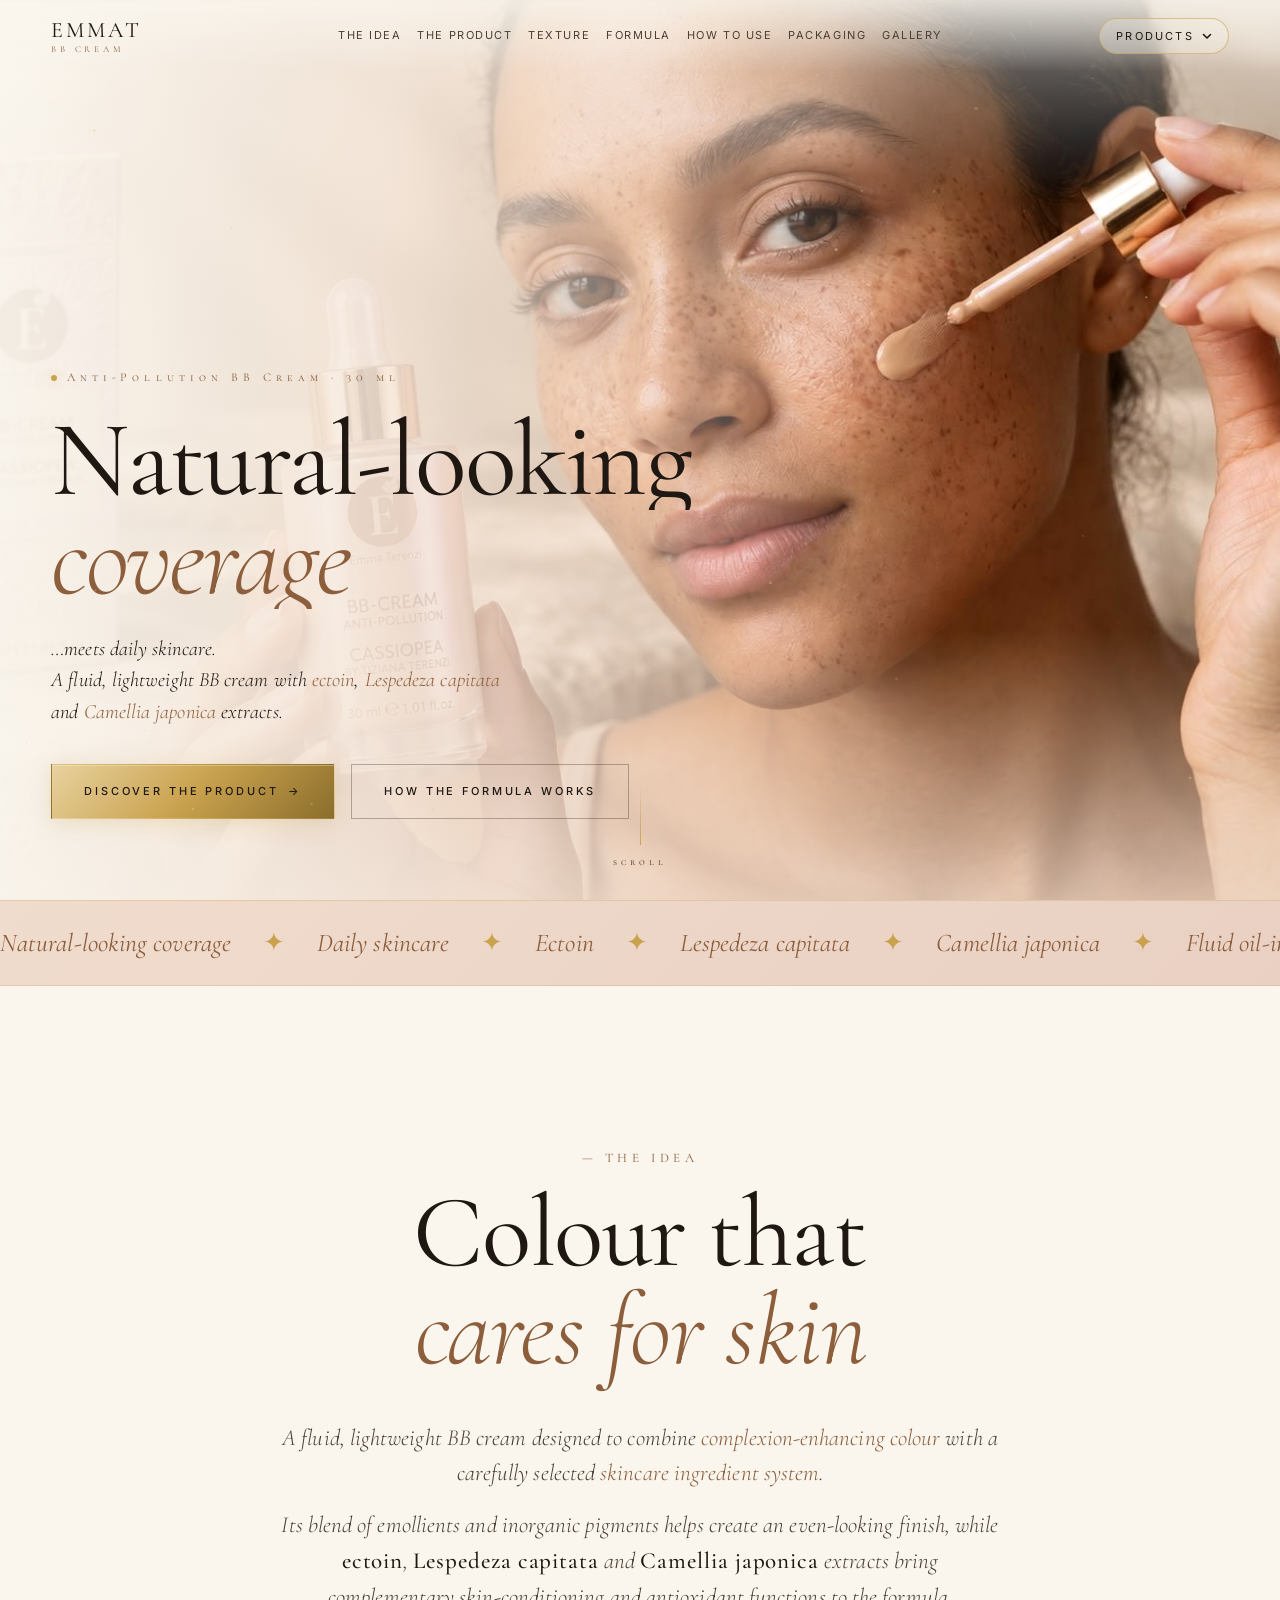
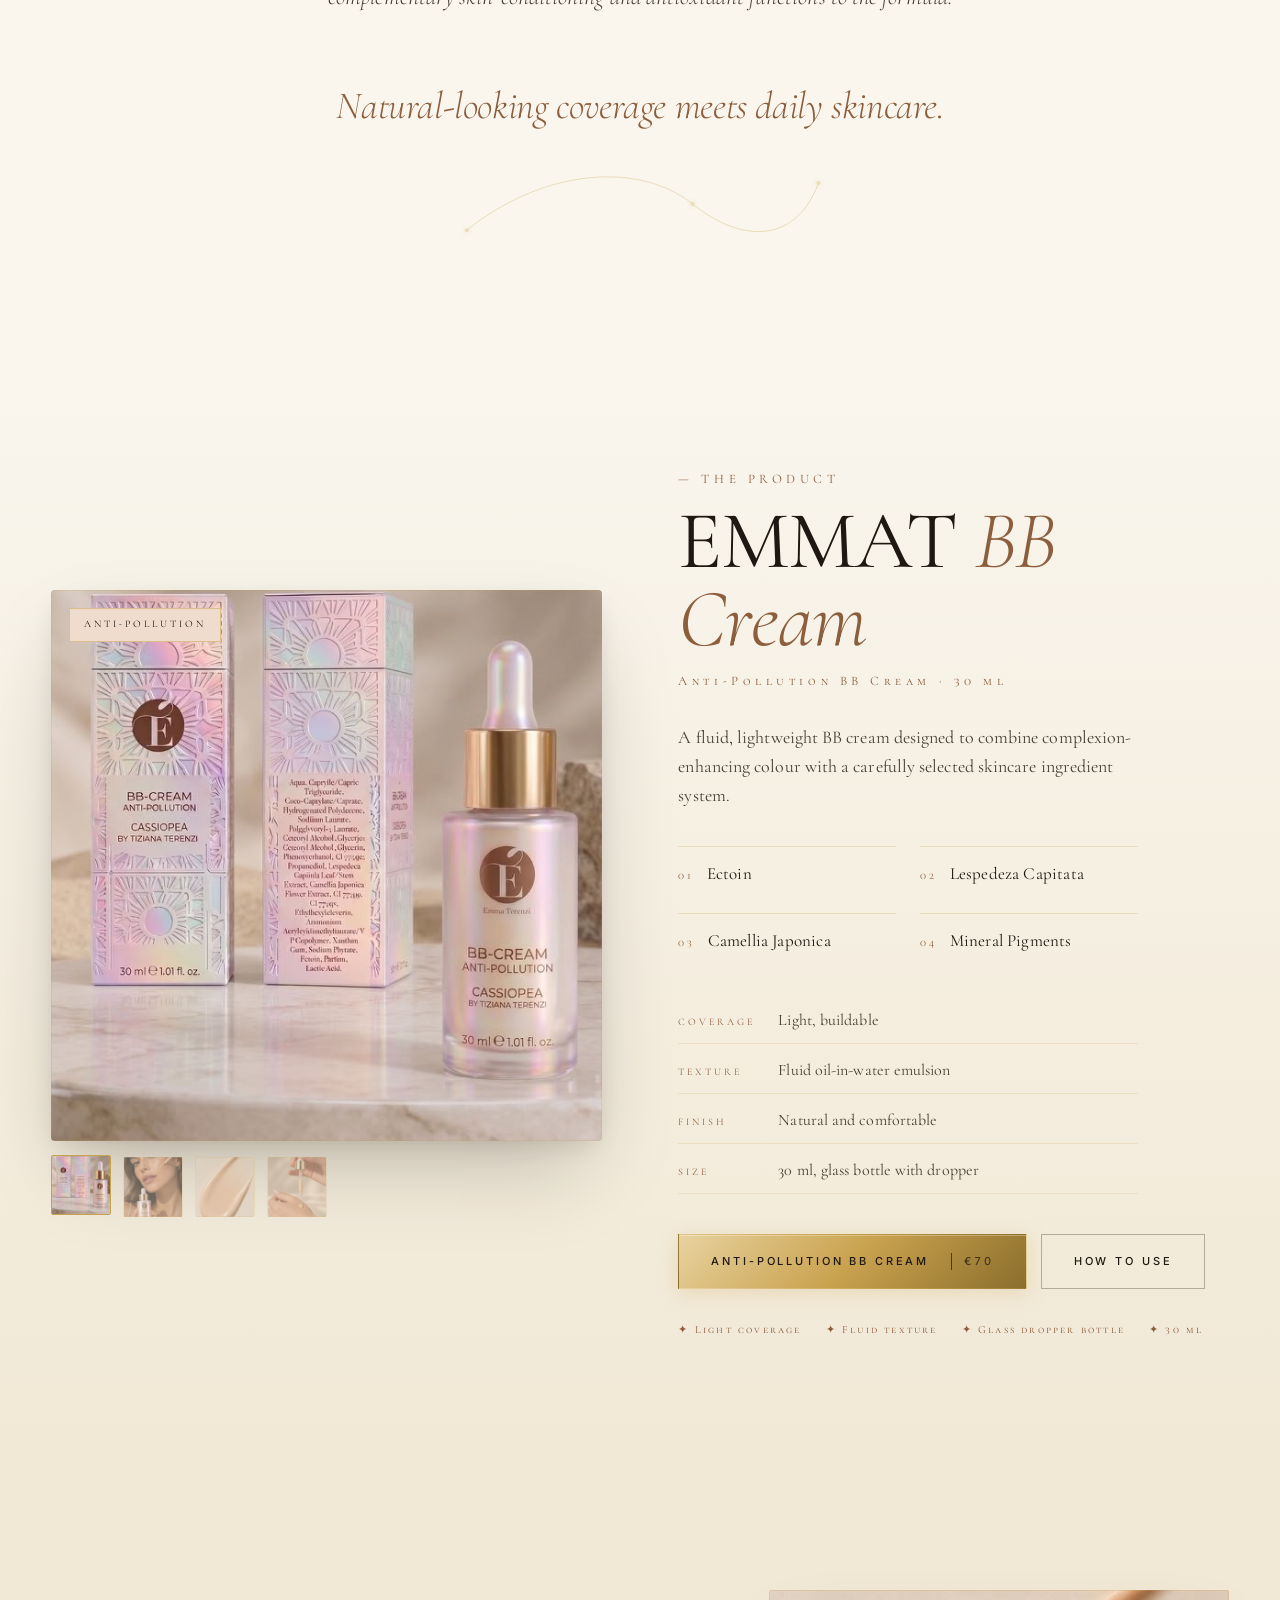
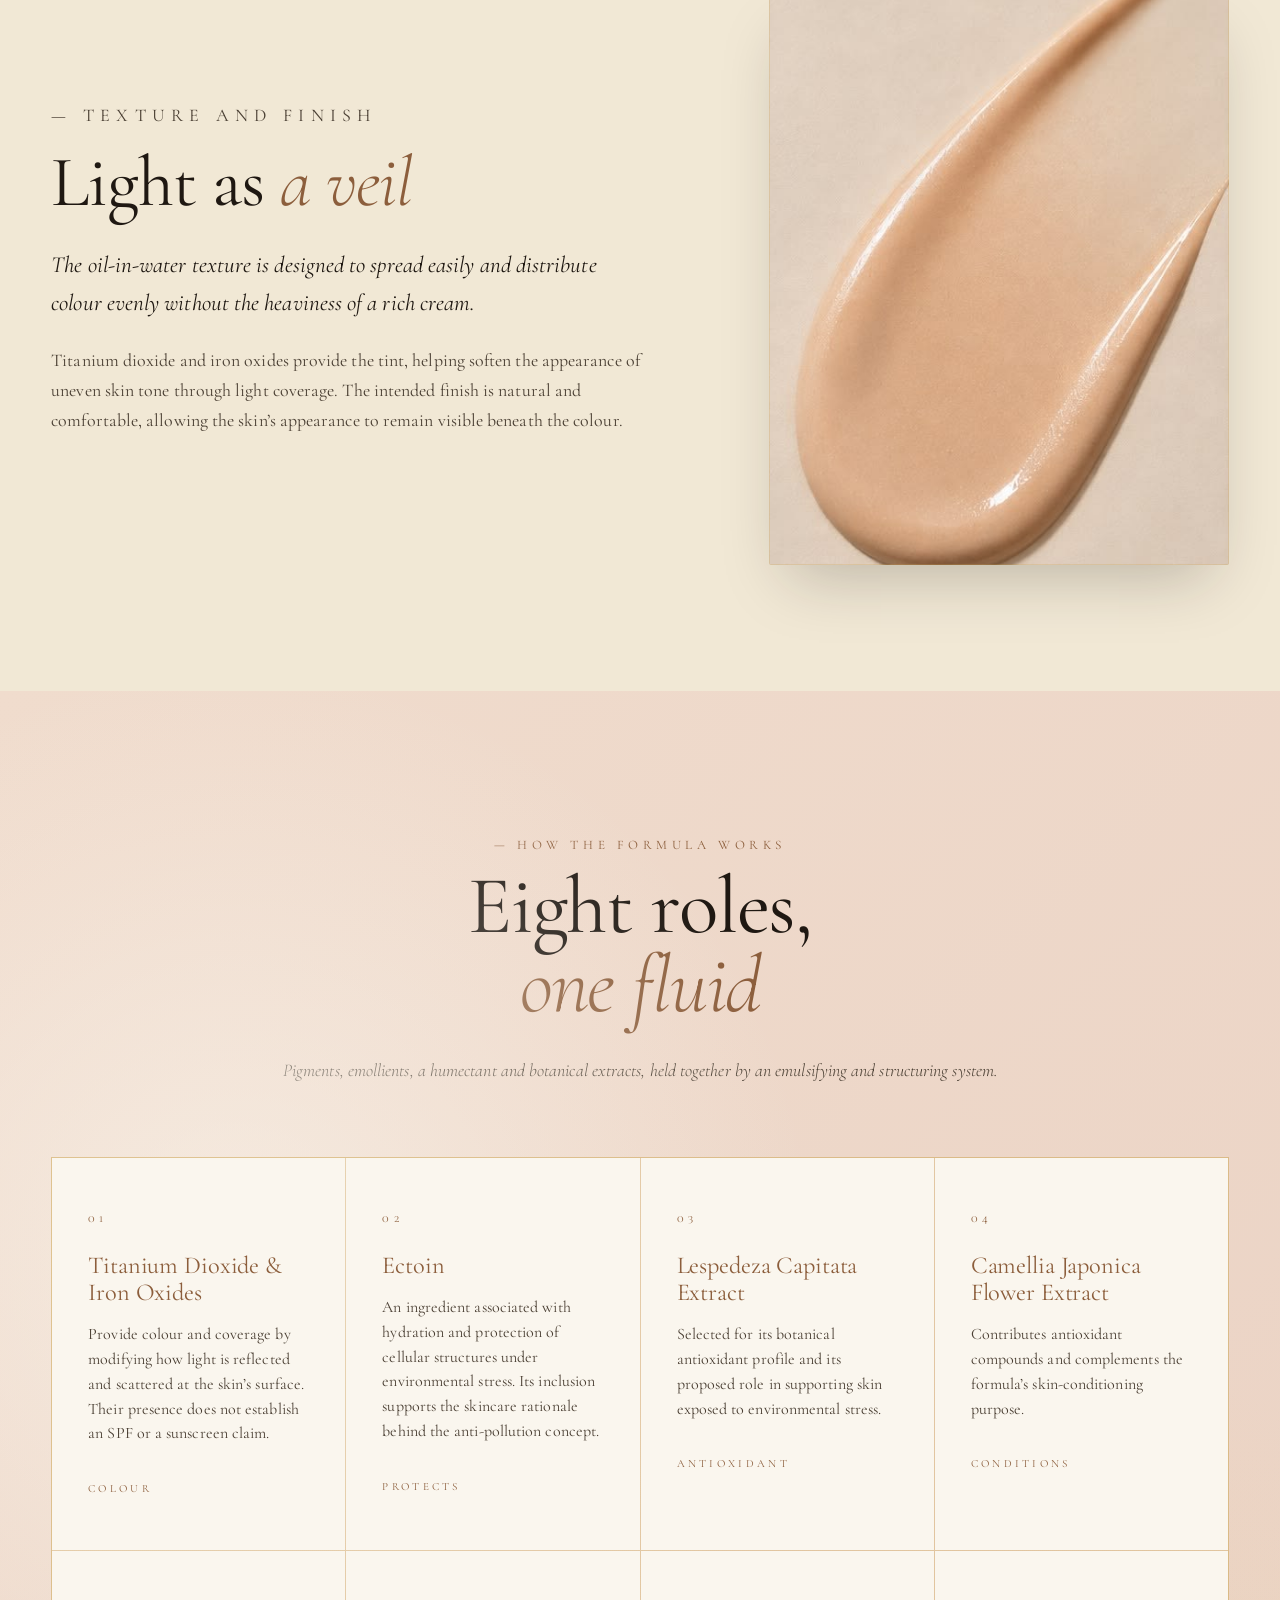
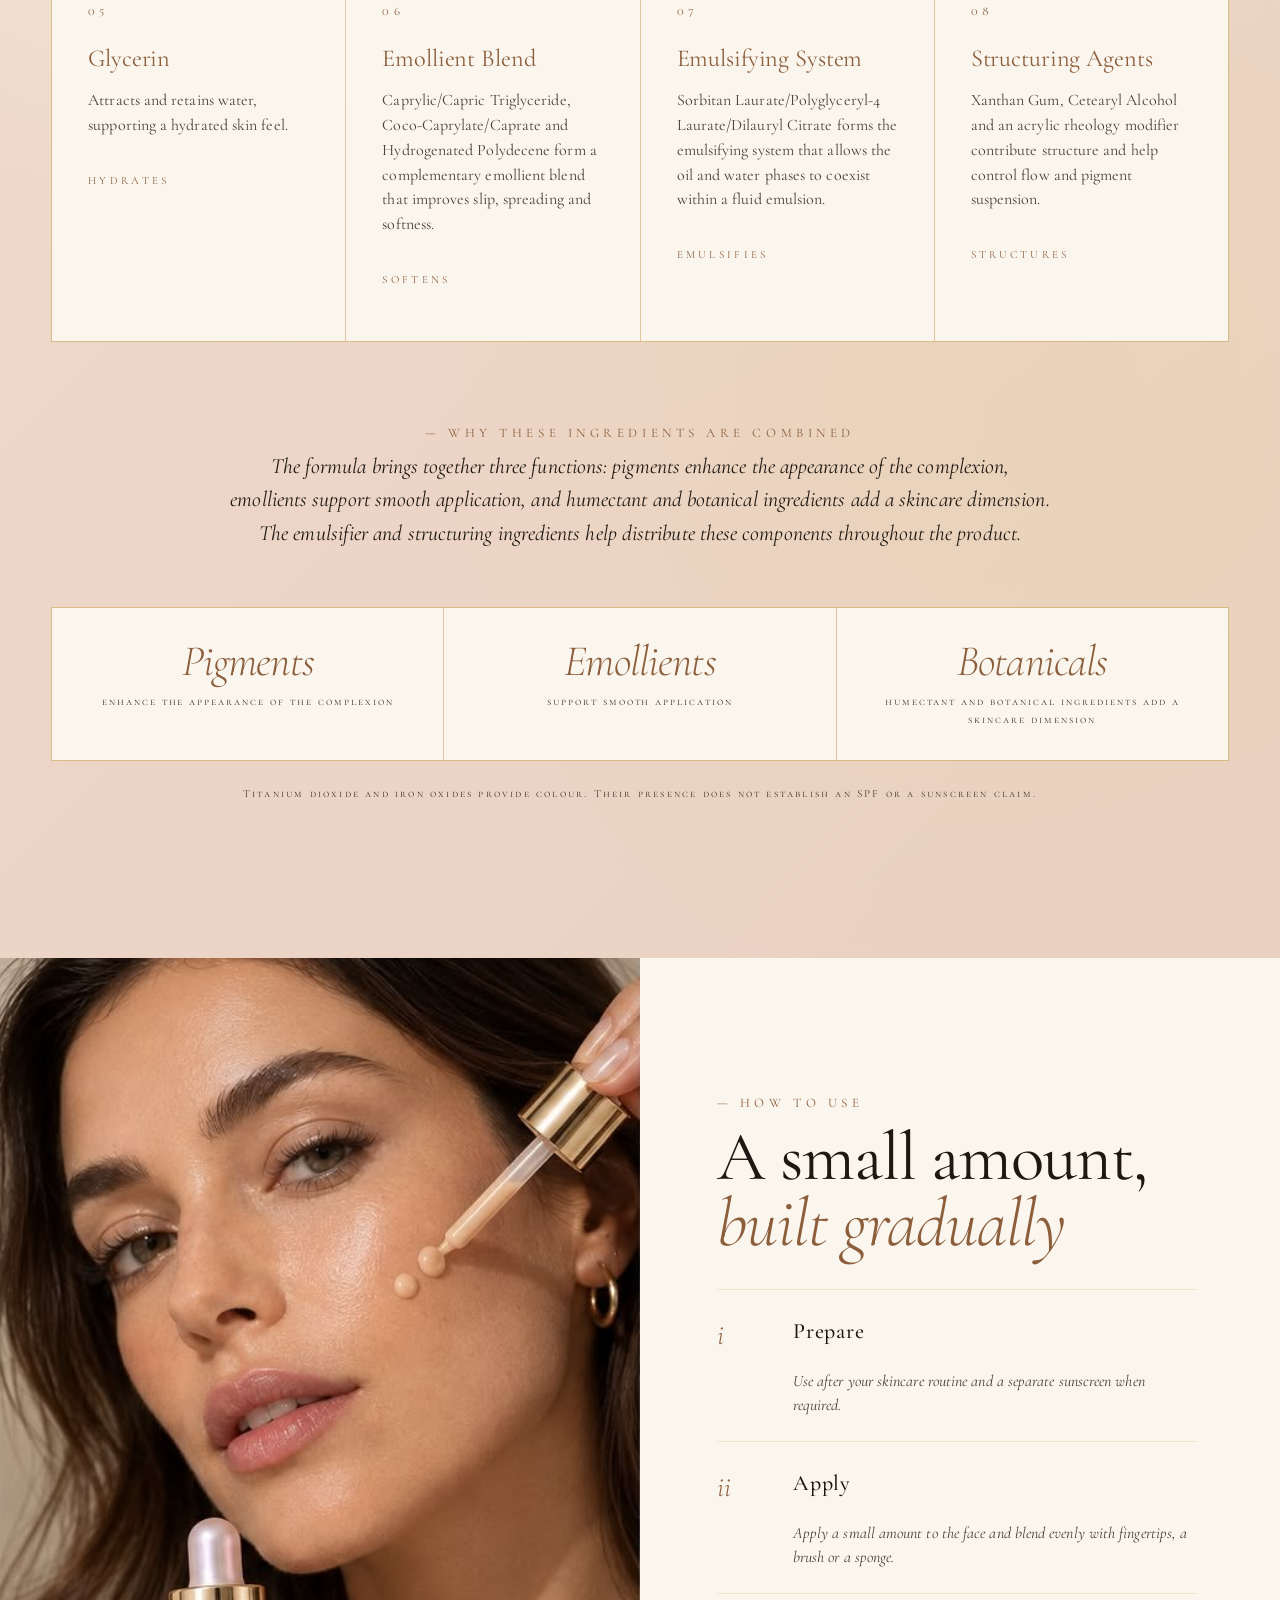
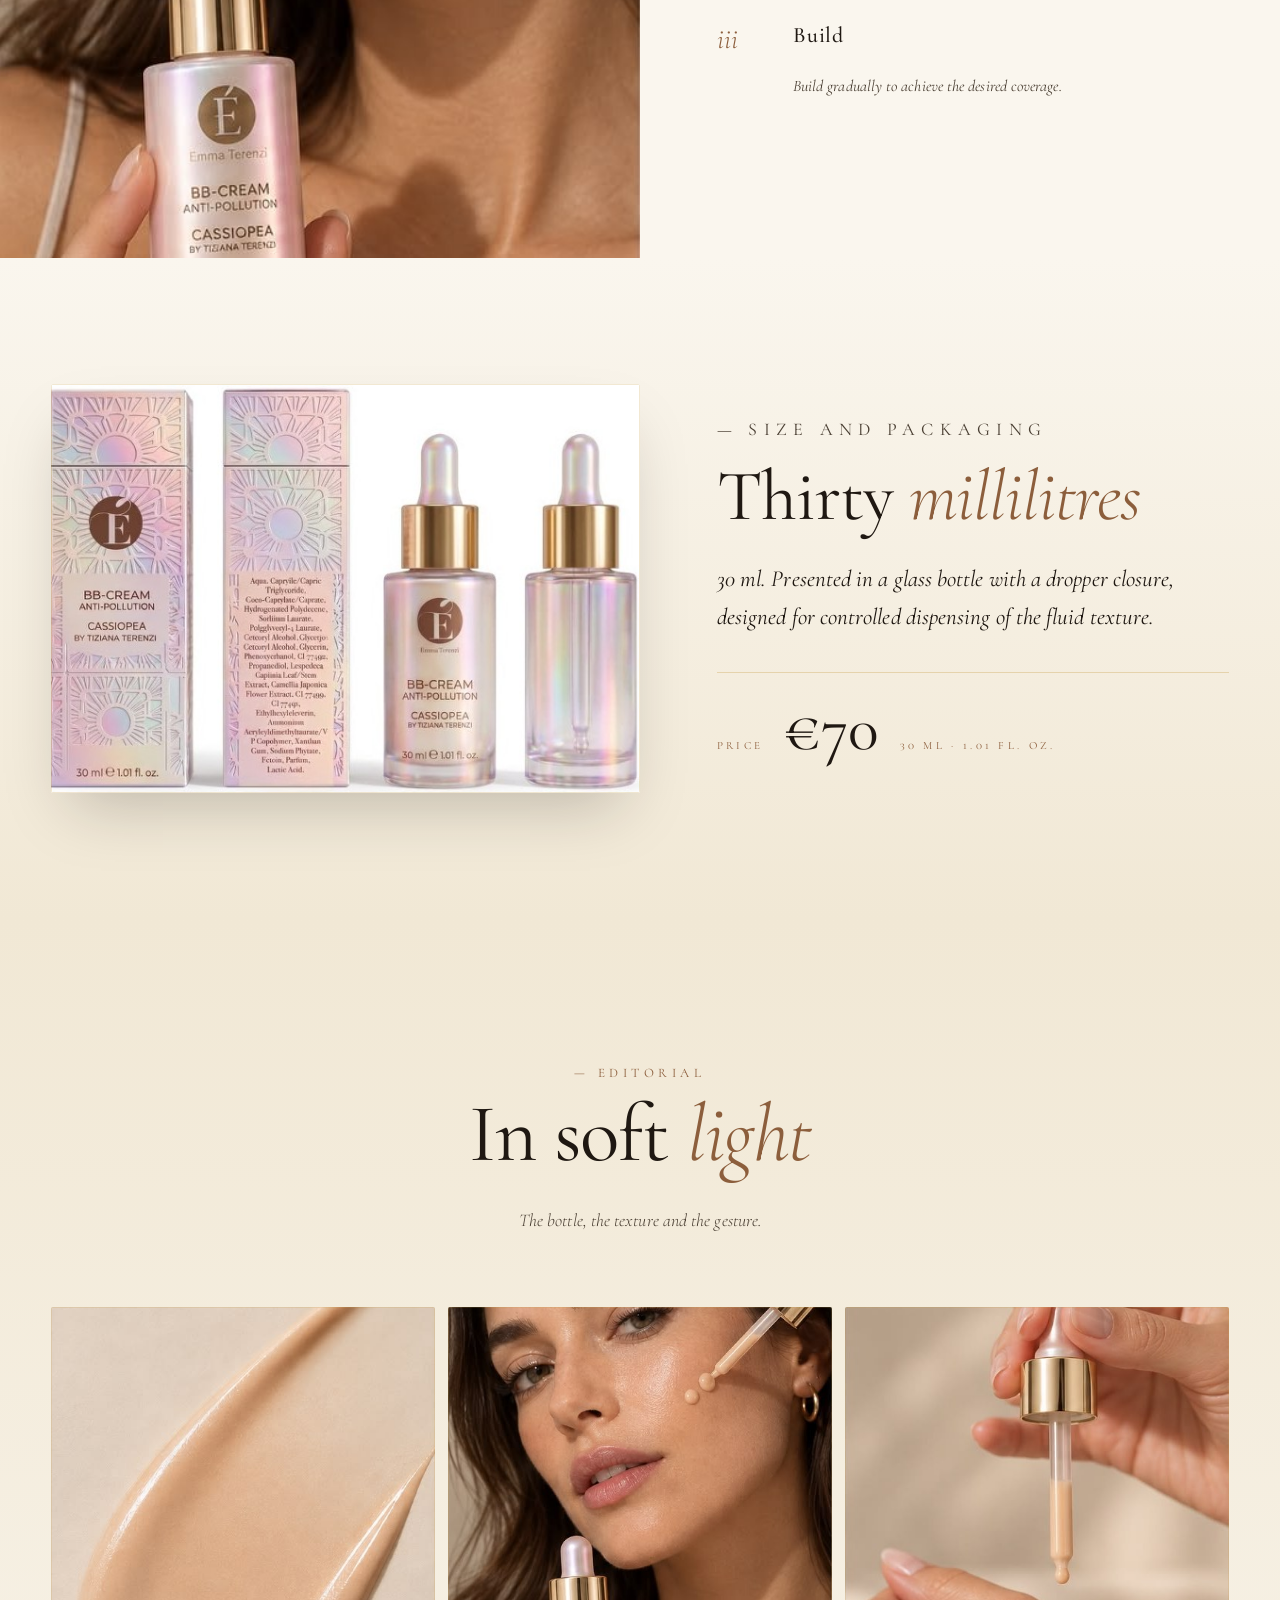
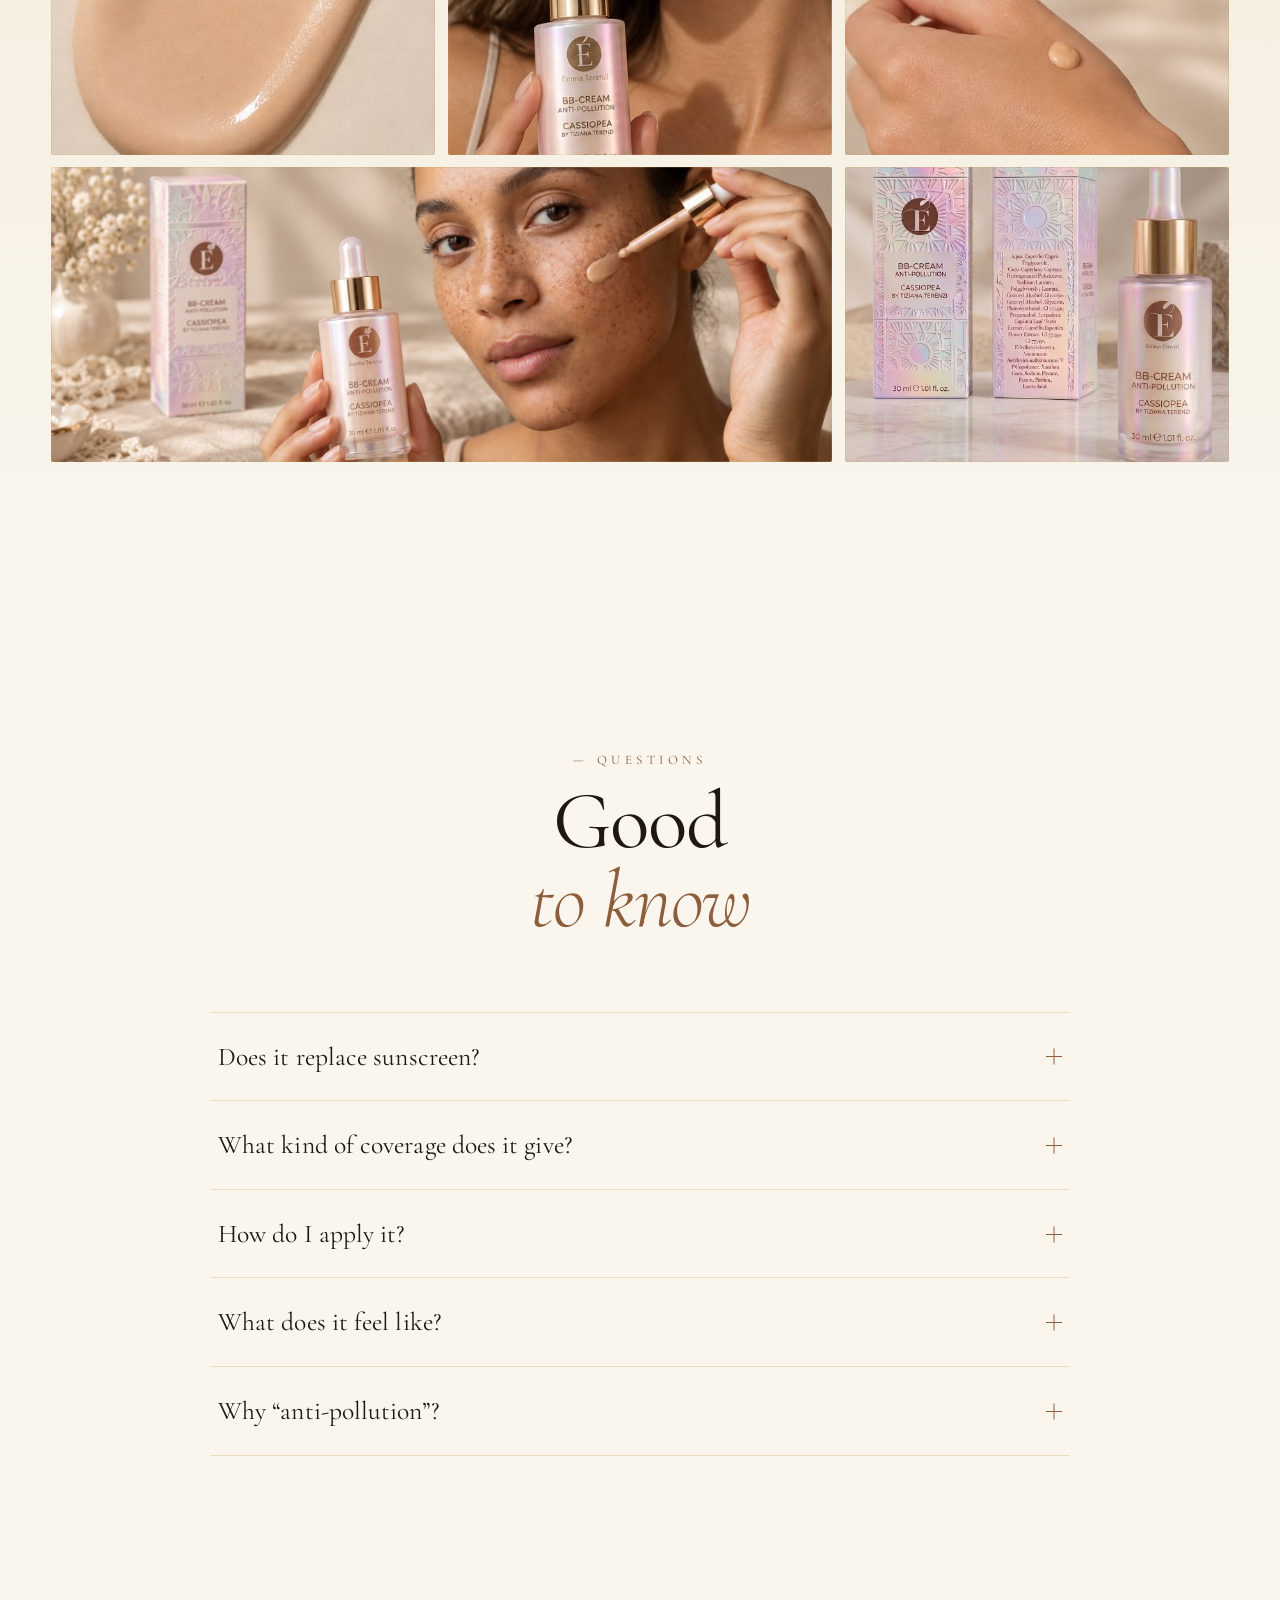
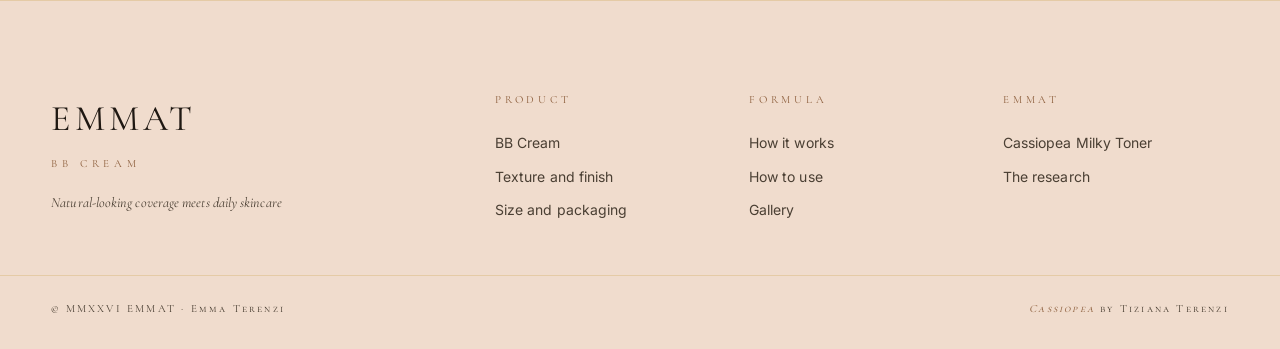
<file: bb-cream.html>
<!doctype html>
<html lang="en">
<head>
<meta charset="utf-8" />
<meta name="viewport" content="width=device-width, initial-scale=1, viewport-fit=cover" />
<meta name="theme-color" content="#F0DCCD" />
<title>EMMAT · BB Cream — Anti-Pollution</title>
<meta name="description" content="EMMAT Anti-Pollution BB Cream, 30 ml. Natural-looking coverage meets daily skincare: a fluid, lightweight BB cream with ectoin, Lespedeza capitata and Camellia japonica extracts." />

<meta property="og:title" content="EMMAT · BB Cream — Anti-Pollution" />
<meta property="og:description" content="Natural-looking coverage meets daily skincare." />
<meta property="og:image" content="assets/img/uploads/new1-1.jpg" />
<meta property="og:type" content="website" />
<meta name="twitter:card" content="summary_large_image" />

<link rel="preconnect" href="https://fonts.googleapis.com" />
<link rel="preconnect" href="https://fonts.gstatic.com" crossorigin />
<link href="https://fonts.googleapis.com/css2?family=Cormorant+Garamond:ital,wght@0,300;0,400;0,500;0,600;1,300;1,400;1,500&family=Cormorant+SC:wght@300;400;500&family=Inter:wght@300;400;500;600&display=swap" rel="stylesheet" />

<link rel="stylesheet" href="product.css" />
<link rel="icon" href="data:image/svg+xml,%3Csvg xmlns='http://www.w3.org/2000/svg' viewBox='0 0 32 32'%3E%3Crect width='32' height='32' fill='%23F0DCCD'/%3E%3Cpath d='M16 6 C11 13 9 17 9 20 a7 7 0 0 0 14 0 C23 17 21 13 16 6z' fill='%23E9C7A8' stroke='%238C5E3C' stroke-width='1.2'/%3E%3C/svg%3E" />
</head>
<body class="theme-bb">

<!-- ===================================================== LOADER -->
<div id="loader" class="loader" aria-hidden="true">
  <svg class="loader-cstl" viewBox="0 0 600 240">
    <g class="ldr-lines" stroke="rgba(201,162,78,.7)" stroke-width="1.4" fill="none">
      <path d="M60,170 C170,60 300,40 380,110 S520,190 550,90" />
    </g>
    <g class="ldr-stars" fill="#C9A24E">
      <circle cx="60" cy="170" r="3.6"/>
      <circle cx="215" cy="72" r="3.6"/>
      <circle cx="380" cy="110" r="3.6"/>
      <circle cx="486" cy="158" r="3.6"/>
      <circle cx="550" cy="90" r="3.6"/>
    </g>
  </svg>
  <div class="loader-mark">
    <span>EMMAT</span>
    <em>BB CREAM</em>
  </div>
</div>

<canvas id="dust" aria-hidden="true"></canvas>
<div id="cursor" aria-hidden="true"><span></span></div>
<div id="progress" aria-hidden="true"><i></i></div>

<header class="nav" id="nav">
  <div class="nav-inner">
    <a href="index.html" class="brand" aria-label="EMMAT — back to the home page">
      <span class="brand-mark">EMMAT</span>
      <span class="brand-sub">BB CREAM</span>
    </a>
    <nav class="nav-links" aria-label="Sections">
      <a href="#manifesto">The idea</a>
      <a href="#prodotto">The Product</a>
      <a href="#texture">Texture</a>
      <a href="#composizione">Formula</a>
      <a href="#rituale">How to use</a>
      <a href="#packaging">Packaging</a>
      <a href="#galleria">Gallery</a>
    </nav>
    <div class="nav-dd">
      <button type="button" class="nav-dd-btn" aria-expanded="false" aria-haspopup="true" aria-controls="productsMenu">Products
        <svg viewBox="0 0 10 10" aria-hidden="true"><polyline points="1.5 3.5 5 7 8.5 3.5"></polyline></svg>
      </button>
      <ul class="nav-dd-menu" id="productsMenu">
        <li><a href="bb-cream.html" aria-current="page">BB CREAM ANTI-POLLUTION</a></li>
        <li><a href="milky-toner.html">MILKY TONER</a></li>
        <li><a href="body-cream.html">ANTI-AGE BODY CREAM</a></li>
      </ul>
    </div>
    <button class="nav-burger" aria-label="Open menu" aria-expanded="false">
      <span></span><span></span><span></span>
    </button>
  </div>
</header>

<main id="top">

<!-- ============================================================= HERO -->
<section class="hero" aria-labelledby="hero-title">
  <img class="hero-video" src="assets/img/uploads/new1-1.jpg" width="1700" height="925" alt="EMMAT Anti-Pollution BB Cream: a woman holds the dropper to her cheek, the bottle in her hand and its box on the table behind" />
  <div class="hero-veil"></div>

  <div class="hero-copy">
    <p class="hero-eyebrow"><span class="dot"></span> Anti-Pollution BB Cream · 30 ml</p>
    <h1 id="hero-title" class="hero-title">
      <span class="line"><span class="char-wrap">Natural-looking</span></span>
      <span class="line italic"><span class="char-wrap">coverage</span></span>
    </h1>
    <p class="hero-lede">…meets daily skincare.<br/>A fluid, lightweight BB cream with <em>ectoin</em>, <em>Lespedeza capitata</em> and <em>Camellia japonica</em> extracts.</p>
    <div class="hero-actions">
      <a href="#prodotto" class="cta cta-gold magnetic">Discover the product<span class="cta-arrow">→</span></a>
      <a href="#composizione" class="cta cta-ghost">How the formula works</a>
    </div>
  </div>

  <a href="#manifesto" class="hero-scroll" aria-label="Scroll">
    <span></span>
    <em>scroll</em>
  </a>
</section>

<!-- ===================================================== MARQUEE -->
<section class="marquee" aria-hidden="true">
  <div class="marquee-track">
    <span>Natural-looking coverage</span><span class="dot">✦</span>
    <span>Daily skincare</span><span class="dot">✦</span>
    <span>Ectoin</span><span class="dot">✦</span>
    <span>Lespedeza capitata</span><span class="dot">✦</span>
    <span>Camellia japonica</span><span class="dot">✦</span>
    <span>Fluid oil-in-water texture</span><span class="dot">✦</span>
    <span>30 ml dropper bottle</span><span class="dot">✦</span>
    <span>Cassiopea by Tiziana Terenzi</span><span class="dot">✦</span>
    <span>Natural-looking coverage</span><span class="dot">✦</span>
    <span>Daily skincare</span><span class="dot">✦</span>
    <span>Ectoin</span><span class="dot">✦</span>
    <span>Lespedeza capitata</span><span class="dot">✦</span>
    <span>Camellia japonica</span><span class="dot">✦</span>
    <span>Fluid oil-in-water texture</span><span class="dot">✦</span>
  </div>
</section>

<!-- ======================================================= MANIFESTO -->
<section id="manifesto" class="manifesto">
  <div class="container">
    <div class="reveal">
      <p class="eyebrow">— the idea</p>
      <h2 class="display">
        Colour that<br/>
        <span class="italic">cares for skin</span>
      </h2>

      <div class="vo">
        <p>A fluid, lightweight BB cream designed to combine <em>complexion-enhancing colour</em> with a carefully selected <em>skincare ingredient system</em>.</p>
        <p>Its blend of emollients and inorganic pigments helps create an even-looking finish, while <strong>ectoin</strong>, <strong>Lespedeza capitata</strong> and <strong>Camellia japonica</strong> extracts bring complementary skin-conditioning and antioxidant functions to the formula.</p>
        <p class="vo-tag">Natural-looking coverage meets daily skincare.</p>
      </div>
    </div>
  </div>

  <svg class="manifesto-cstl" viewBox="0 0 800 240" aria-hidden="true">
    <g class="cstl-draw" stroke="rgba(201,162,78,.7)" stroke-width="1.2" fill="none" stroke-dasharray="1" stroke-dashoffset="1">
      <path d="M70,170 C220,50 400,40 500,120 S700,190 740,80" />
    </g>
    <g class="cstl-stars" fill="#E8D29F">
      <circle cx="70"  cy="170" r="4"/>
      <circle cx="500" cy="120" r="4"/>
      <circle cx="740" cy="80" r="4"/>
    </g>
  </svg>
</section>

<!-- ========================================================= PRODOTTO -->
<section id="prodotto" class="product">
  <div class="container product-grid">
    <div class="product-visual reveal">
      <div class="product-frame">
        <span class="badge">Anti-Pollution</span>
        <img src="assets/img/bb-packshot.jpg" alt="EMMAT Anti-Pollution BB Cream — the dropper bottle beside its box" loading="lazy" />
      </div>
      <div class="product-thumbs">
        <button type="button" class="ptn active" data-img="assets/img/bb-packshot.jpg" data-alt="EMMAT Anti-Pollution BB Cream — the dropper bottle beside its box" aria-label="Bottle and box"></button>
        <button type="button" class="ptn" data-img="assets/img/bb-portrait.jpg" data-alt="The BB cream dotted onto the cheek with the dropper" aria-label="The BB cream applied to the cheek"></button>
        <button type="button" class="ptn" data-img="assets/img/bb-texture.jpg" data-alt="A swatch of the BB cream: a fluid, glossy beige stroke" aria-label="Texture swatch"></button>
        <button type="button" class="ptn" data-img="assets/img/bb-dropper.jpg" data-alt="A drop of BB cream on the back of the hand" aria-label="A drop on the back of the hand"></button>
      </div>
    </div>

    <div class="product-copy reveal">
      <p class="eyebrow">— the product</p>
      <h2 class="display">EMMAT <span class="italic">BB Cream</span></h2>
      <p class="product-tag">Anti-Pollution BB Cream · 30 ml</p>

      <p class="product-lede">
        A fluid, lightweight BB cream designed to combine complexion-enhancing
        colour with a carefully selected skincare ingredient system.
      </p>

      <ul class="product-ingredients" id="ingredient-pills">
        <li tabindex="0" data-tip="Associated with hydration and protection of cellular structures under environmental stress."><span>01</span> Ectoin</li>
        <li tabindex="0" data-tip="Selected for its botanical antioxidant profile."><span>02</span> Lespedeza Capitata</li>
        <li tabindex="0" data-tip="Contributes antioxidant compounds and complements the skin-conditioning purpose."><span>03</span> Camellia Japonica</li>
        <li tabindex="0" data-tip="Titanium dioxide and iron oxides provide the tint. No SPF or sunscreen claim."><span>04</span> Mineral Pigments</li>
      </ul>

      <dl class="product-meta">
        <div><dt>Coverage</dt><dd>Light, buildable</dd></div>
        <div><dt>Texture</dt><dd>Fluid oil-in-water emulsion</dd></div>
        <div><dt>Finish</dt><dd>Natural and comfortable</dd></div>
        <div><dt>Size</dt><dd>30 ml, glass bottle with dropper</dd></div>
      </dl>

      <div class="product-actions">
        <a href="#packaging" id="shop" class="cta cta-gold magnetic">Anti-Pollution BB Cream<span class="cta-price">€70</span></a>
        <a href="#rituale" class="cta cta-ghost">How to use</a>
      </div>

      <ul class="trust">
        <li>✦ Light coverage</li>
        <li>✦ Fluid texture</li>
        <li>✦ Glass dropper bottle</li>
        <li>✦ 30 ml</li>
      </ul>
    </div>
  </div>
</section>

<!-- ========================================================== TEXTURE -->
<section id="texture" class="texture">
  <div class="container texture-grid">
    <div class="texture-copy reveal">
      <p class="eyebrow">— texture and finish</p>
      <h2 class="display">Light as <span class="italic">a veil</span></h2>
      <p class="big">
        The oil-in-water texture is designed to spread easily and distribute
        colour evenly without the heaviness of a rich cream.
      </p>
      <p>
        Titanium dioxide and iron oxides provide the tint, helping soften the
        appearance of uneven skin tone through light coverage. The intended
        finish is natural and comfortable, allowing the skin’s appearance to
        remain visible beneath the colour.
      </p>
    </div>
    <figure class="texture-visual reveal">
      <img src="assets/img/bb-texture.jpg" width="501" height="1024" alt="A swatch of the BB cream: a fluid, glossy beige stroke" loading="lazy" />
    </figure>
  </div>
</section>

<!-- ===================================================== COMPOSIZIONE -->
<section id="composizione" class="ingredients">
  <div class="container">
    <div class="reveal section-head">
      <p class="eyebrow">— how the formula works</p>
      <h2 class="display">Eight roles,<br/><span class="italic">one fluid</span></h2>
      <p class="section-lede">Pigments, emollients, a humectant and botanical extracts, held together by an emulsifying and structuring system.</p>
    </div>

    <div class="ing-grid">
      <article class="ing reveal">
        <div class="ing-glow"></div>
        <div class="ing-num">01</div>
        <h3>Titanium Dioxide &amp; Iron Oxides</h3>
        <p>Provide colour and coverage by modifying how light is reflected and scattered at the skin’s surface. Their presence does not establish an SPF or a sunscreen claim.</p>
        <em>colour</em>
      </article>
      <article class="ing reveal">
        <div class="ing-glow"></div>
        <div class="ing-num">02</div>
        <h3>Ectoin</h3>
        <p>An ingredient associated with hydration and protection of cellular structures under environmental stress. Its inclusion supports the skincare rationale behind the anti-pollution concept.</p>
        <em>protects</em>
      </article>
      <article class="ing reveal">
        <div class="ing-glow"></div>
        <div class="ing-num">03</div>
        <h3>Lespedeza Capitata Extract</h3>
        <p>Selected for its botanical antioxidant profile and its proposed role in supporting skin exposed to environmental stress.</p>
        <em>antioxidant</em>
      </article>
      <article class="ing reveal">
        <div class="ing-glow"></div>
        <div class="ing-num">04</div>
        <h3>Camellia Japonica Flower Extract</h3>
        <p>Contributes antioxidant compounds and complements the formula’s skin-conditioning purpose.</p>
        <em>conditions</em>
      </article>
      <article class="ing reveal">
        <div class="ing-glow"></div>
        <div class="ing-num">05</div>
        <h3>Glycerin</h3>
        <p>Attracts and retains water, supporting a hydrated skin feel.</p>
        <em>hydrates</em>
      </article>
      <article class="ing reveal">
        <div class="ing-glow"></div>
        <div class="ing-num">06</div>
        <h3>Emollient Blend</h3>
        <p>Caprylic/Capric Triglyceride, Coco-Caprylate/Caprate and Hydrogenated Polydecene form a complementary emollient blend that improves slip, spreading and softness.</p>
        <em>softens</em>
      </article>
      <article class="ing reveal">
        <div class="ing-glow"></div>
        <div class="ing-num">07</div>
        <h3>Emulsifying System</h3>
        <p>Sorbitan Laurate/Polyglyceryl-4 Laurate/Dilauryl Citrate forms the emulsifying system that allows the oil and water phases to coexist within a fluid emulsion.</p>
        <em>emulsifies</em>
      </article>
      <article class="ing reveal">
        <div class="ing-glow"></div>
        <div class="ing-num">08</div>
        <h3>Structuring Agents</h3>
        <p>Xanthan Gum, Cetearyl Alcohol and an acrylic rheology modifier contribute structure and help control flow and pigment suspension.</p>
        <em>structures</em>
      </article>
    </div>

    <div class="why reveal">
      <p class="eyebrow">— why these ingredients are combined</p>
      <p class="why-text">The formula brings together three functions: pigments enhance the appearance of the complexion, emollients support smooth application, and humectant and botanical ingredients add a skincare dimension. The emulsifier and structuring ingredients help distribute these components throughout the product.</p>
    </div>

    <div class="formula-strip three reveal">
      <div><b>Pigments</b><span>enhance the appearance of the complexion</span></div>
      <div><b>Emollients</b><span>support smooth application</span></div>
      <div><b>Botanicals</b><span>humectant and botanical ingredients add a skincare dimension</span></div>
    </div>
    <p class="footnote">Titanium dioxide and iron oxides provide colour. Their presence does not establish an SPF or a sunscreen claim.</p>
  </div>
</section>

<!-- ======================================================== RITUALE -->
<section id="rituale" class="ritual">
  <div class="ritual-image reveal">
    <img src="assets/img/bb-portrait.jpg" alt="The BB cream dotted onto the cheek with the dropper" loading="lazy" />
  </div>
  <div class="ritual-copy">
    <div class="reveal">
      <p class="eyebrow">— how to use</p>
      <h2 class="display">A small amount,<br/><span class="italic">built gradually</span></h2>

      <ol class="steps">
        <li>
          <span class="step-num">i</span>
          <h3>Prepare</h3>
          <p>Use after your skincare routine and a separate sunscreen when required.</p>
        </li>
        <li>
          <span class="step-num">ii</span>
          <h3>Apply</h3>
          <p>Apply a small amount to the face and blend evenly with fingertips, a brush or a sponge.</p>
        </li>
        <li>
          <span class="step-num">iii</span>
          <h3>Build</h3>
          <p>Build gradually to achieve the desired coverage.</p>
        </li>
      </ol>
    </div>
  </div>
</section>

<!-- ======================================================= PACKAGING -->
<section id="packaging" class="packaging">
  <div class="container packaging-grid">
    <figure class="packaging-visual reveal">
      <img src="assets/img/bb-packaging.jpg" width="624" height="434" alt="The BB Cream box, front and side, and the glass dropper bottle, full and empty" loading="lazy" />
    </figure>
    <div class="packaging-copy reveal">
      <p class="eyebrow">— size and packaging</p>
      <h2 class="display">Thirty <span class="italic">millilitres</span></h2>
      <p class="big">30 ml. Presented in a glass bottle with a dropper closure, designed for controlled dispensing of the fluid texture.</p>
      <div class="price-line">
        <span class="price-label">Price</span>
        <strong class="price">€70</strong>
        <span class="price-size">30 ml · 1.01 fl. oz.</span>
      </div>
    </div>
  </div>
</section>

<!-- ======================================================== GALLERIA -->
<section id="galleria" class="gallery">
  <div class="container">
    <div class="reveal section-head">
      <p class="eyebrow">— editorial</p>
      <h2 class="display">In soft <span class="italic">light</span></h2>
      <p class="section-lede">The bottle, the texture and the gesture.</p>
    </div>

    <div class="gallery-grid" id="gallery-grid">
      <figure class="gi reveal s-tall" tabindex="0" role="button" aria-label="Enlarge: texture swatch"><img src="assets/img/bb-texture.jpg" alt="A swatch of the BB cream: a fluid, glossy beige stroke" loading="lazy" /></figure>
      <figure class="gi reveal s-tall" tabindex="0" role="button" aria-label="Enlarge: the BB cream on the cheek"><img src="assets/img/bb-portrait.jpg" alt="The BB cream dotted onto the cheek with the dropper" loading="lazy" /></figure>
      <figure class="gi reveal s-tall" tabindex="0" role="button" aria-label="Enlarge: a drop on the hand"><img src="assets/img/bb-dropper.jpg" alt="A drop of BB cream on the back of the hand" loading="lazy" /></figure>
      <figure class="gi reveal s-wide" tabindex="0" role="button" aria-label="Enlarge: campaign portrait"><img src="assets/img/uploads/new1-1.jpg" alt="The dropper held to the cheek, the bottle in hand, the box on the table" loading="lazy" /></figure>
      <figure class="gi reveal s-1" tabindex="0" role="button" aria-label="Enlarge: bottle and box"><img src="assets/img/bb-packshot.jpg" alt="The BB Cream bottle beside its box" loading="lazy" /></figure>
    </div>
  </div>
</section>

<div id="lightbox" class="lightbox" aria-hidden="true" role="dialog" aria-modal="true" aria-label="Gallery">
  <button type="button" class="lb-close" aria-label="Close">×</button>
  <button type="button" class="lb-prev"  aria-label="Previous">‹</button>
  <button type="button" class="lb-next"  aria-label="Next">›</button>
  <img alt="" />
  <div class="lb-counter"></div>
</div>

<!-- ============================================================ FAQ -->
<section class="faq">
  <div class="container">
    <div class="reveal section-head">
      <p class="eyebrow">— questions</p>
      <h2 class="display">Good<br/><span class="italic">to know</span></h2>
    </div>

    <div class="faq-list">
      <details class="faq-item reveal">
        <summary>Does it replace sunscreen?<i></i></summary>
        <p>No. Titanium dioxide and iron oxides are in the formula to provide colour and coverage; their presence does not establish an SPF or a sunscreen claim. Use a separate sunscreen when required.</p>
      </details>
      <details class="faq-item reveal">
        <summary>What kind of coverage does it give?<i></i></summary>
        <p>Light coverage that helps soften the appearance of uneven skin tone. The finish is natural and comfortable, and the skin’s appearance remains visible beneath the colour. Build gradually to achieve the desired coverage.</p>
      </details>
      <details class="faq-item reveal">
        <summary>How do I apply it?<i></i></summary>
        <p>Apply a small amount to the face and blend evenly with fingertips, a brush or a sponge, after your skincare routine.</p>
      </details>
      <details class="faq-item reveal">
        <summary>What does it feel like?<i></i></summary>
        <p>A fluid oil-in-water texture that spreads easily and distributes colour evenly, without the heaviness of a rich cream.</p>
      </details>
      <details class="faq-item reveal">
        <summary>Why “anti-pollution”?<i></i></summary>
        <p>Ectoin is an ingredient associated with hydration and protection of cellular structures under environmental stress, and Lespedeza capitata extract was selected for its botanical antioxidant profile and its proposed role in supporting skin exposed to environmental stress. Together with Camellia japonica flower extract they form the skincare rationale behind the anti-pollution concept.</p>
      </details>
    </div>
  </div>
</section>

</main>

<!-- ============================================================ STICKY MOBILE CTA -->
<a href="#prodotto" class="sticky-cta" aria-label="The product">
  <span>BB Cream — Anti-Pollution</span>
  <strong>€70 →</strong>
</a>

<footer class="footer">
  <div class="container footer-inner">
    <div class="footer-brand">
      <span class="brand-mark big">EMMAT</span>
      <span class="brand-sub">BB CREAM</span>
      <p class="footer-tag">Natural-looking coverage meets daily skincare</p>
    </div>
    <div class="footer-cols">
      <div>
        <h4>Product</h4>
        <a href="#prodotto">BB Cream</a>
        <a href="#texture">Texture and finish</a>
        <a href="#packaging">Size and packaging</a>
      </div>
      <div>
        <h4>Formula</h4>
        <a href="#composizione">How it works</a>
        <a href="#rituale">How to use</a>
        <a href="#galleria">Gallery</a>
      </div>
      <div>
        <h4>EMMAT</h4>
        <a href="milky-toner.html">Cassiopea Milky Toner</a>
        <a href="index.html#research">The research</a>
      </div>
    </div>
  </div>
  <div class="footer-base">
    <span>© MMXXVI EMMAT · Emma Terenzi</span>
    <span><em>Cassiopea</em> by Tiziana Terenzi</span>
  </div>
</footer>

<script src="app.js"></script>
</body>
</html>
</file>
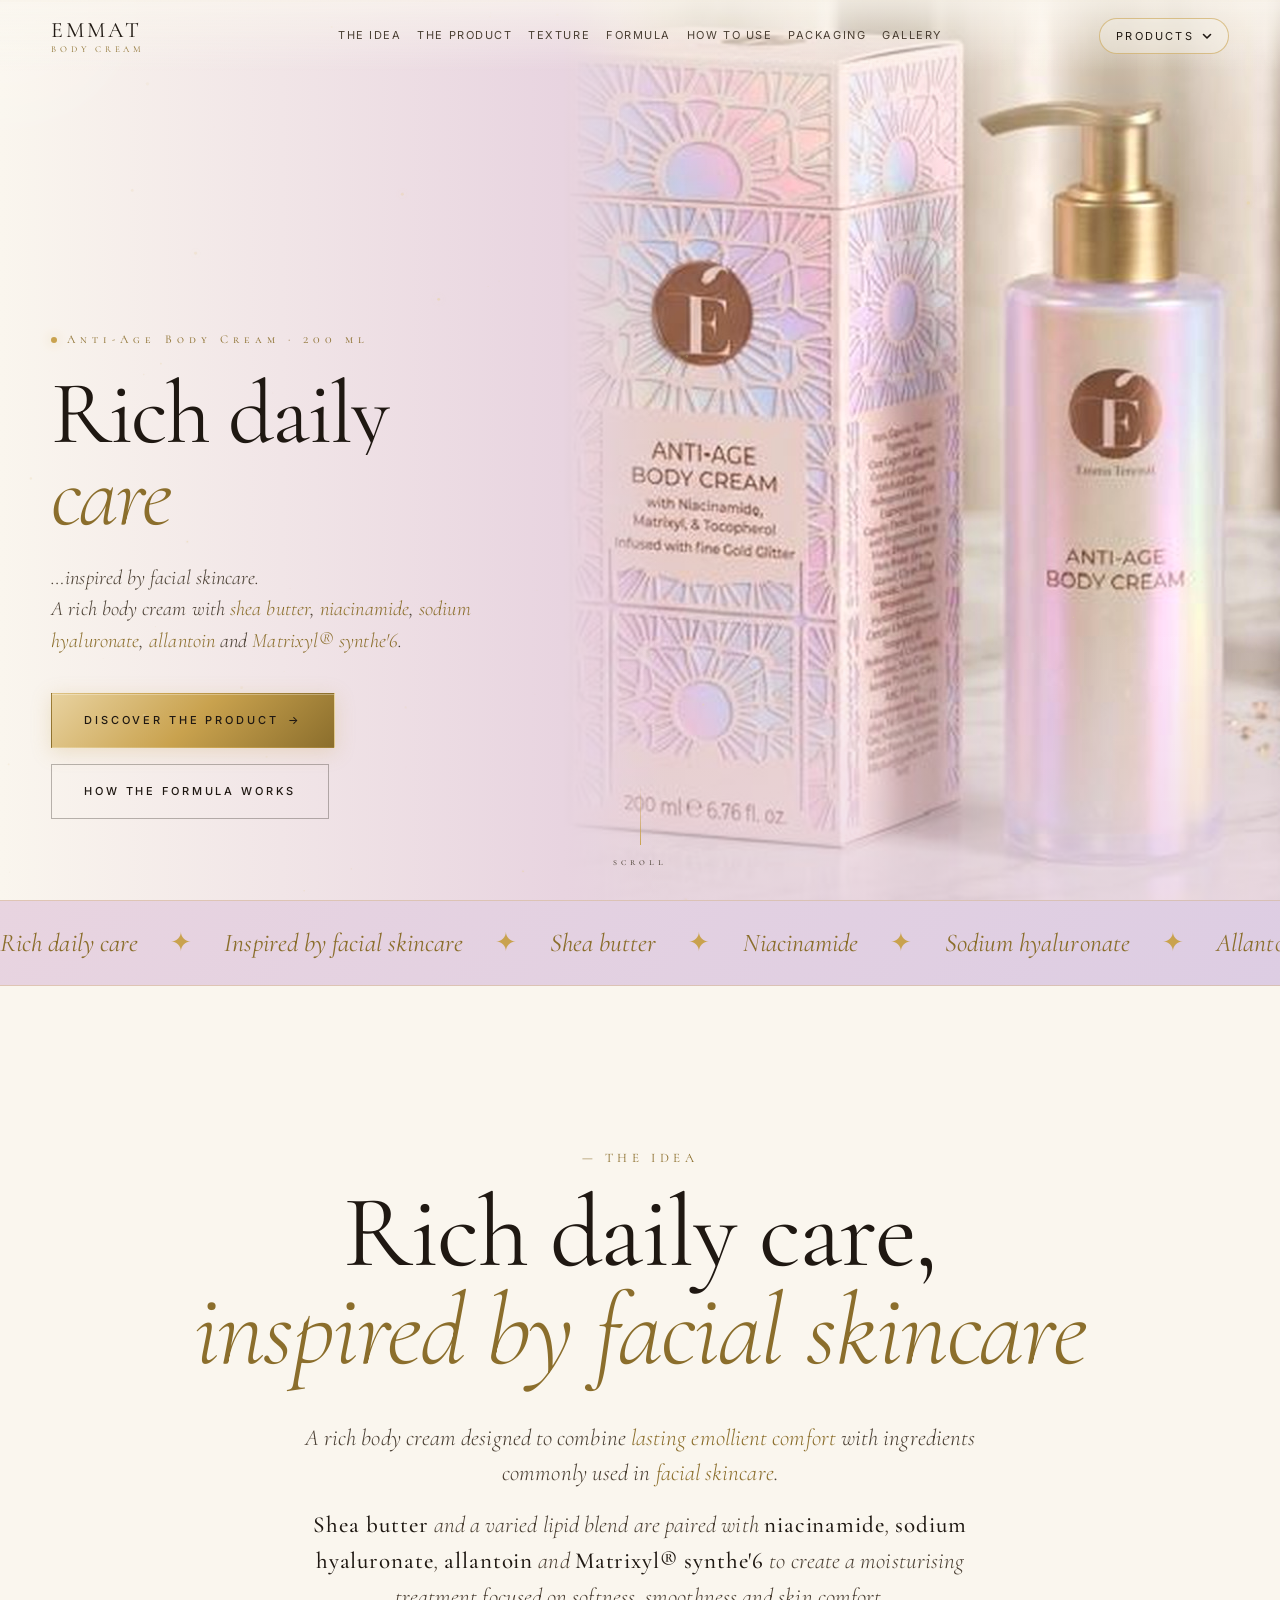
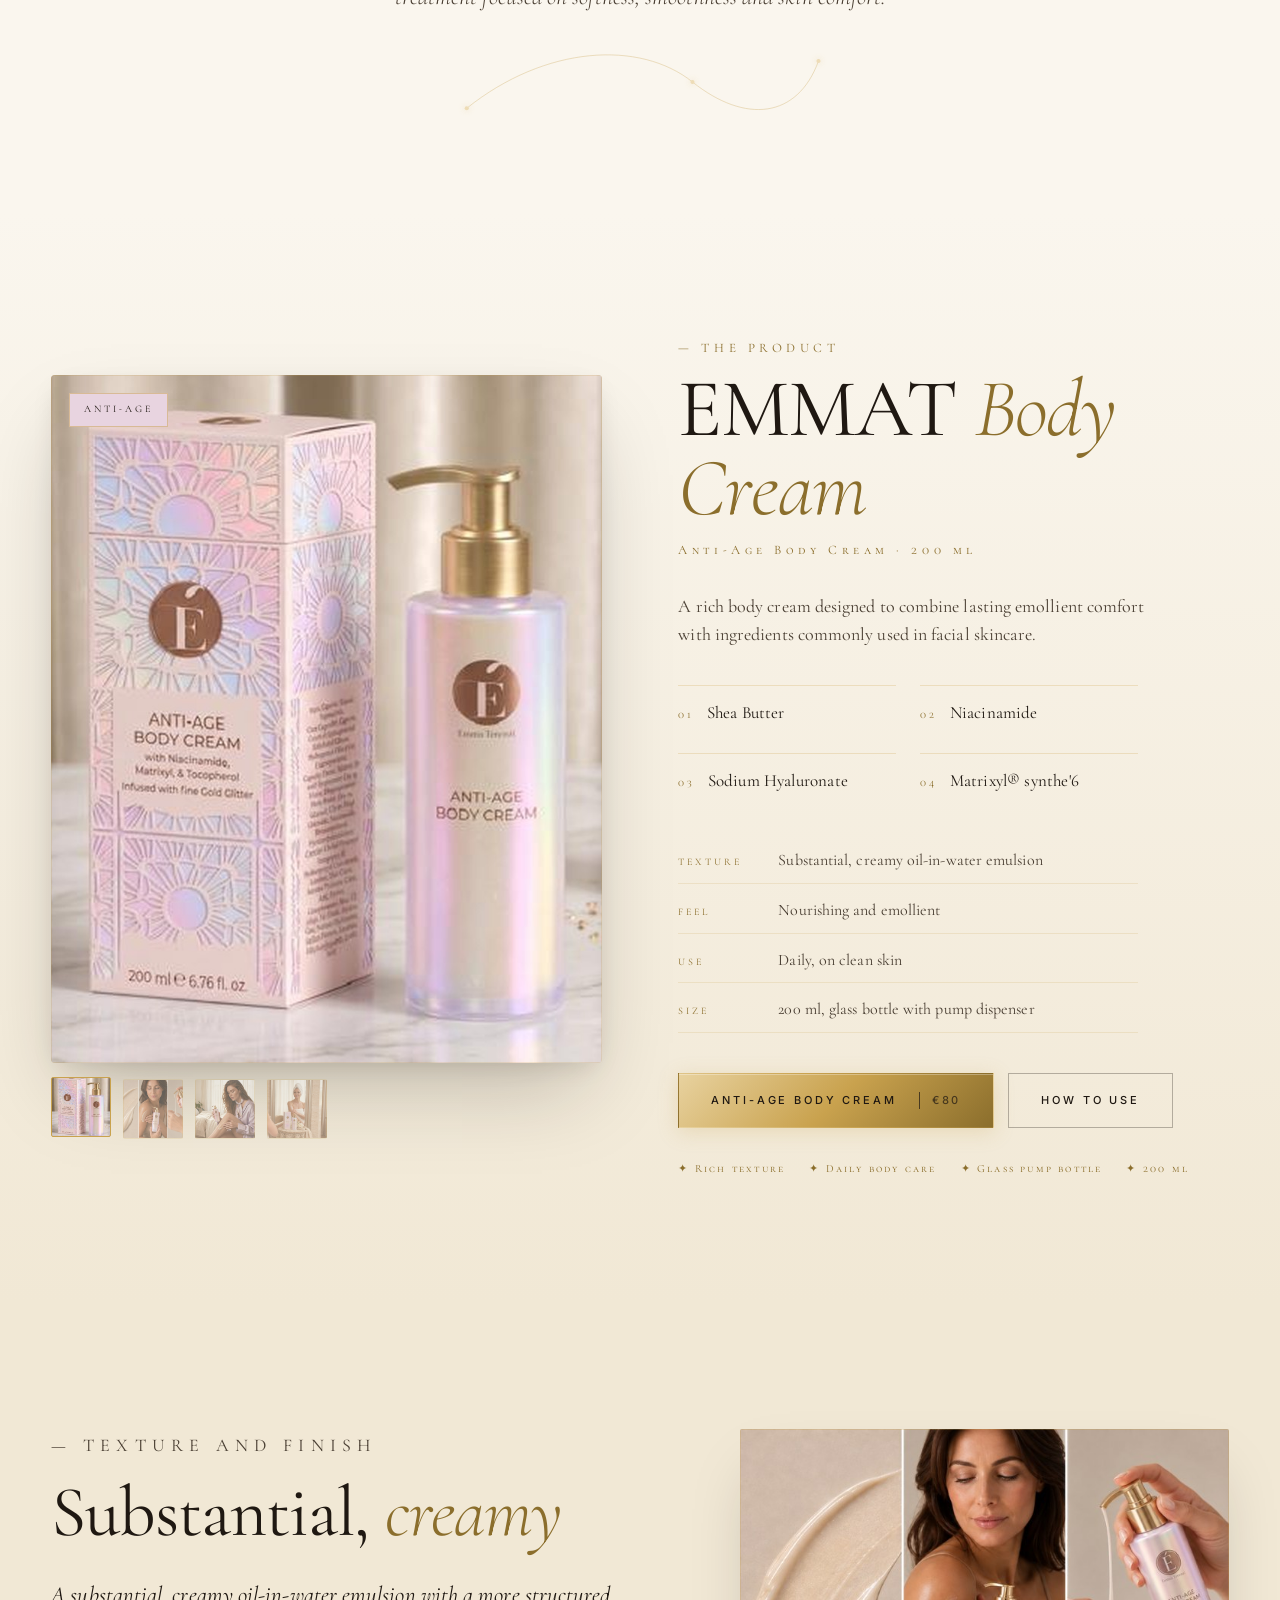
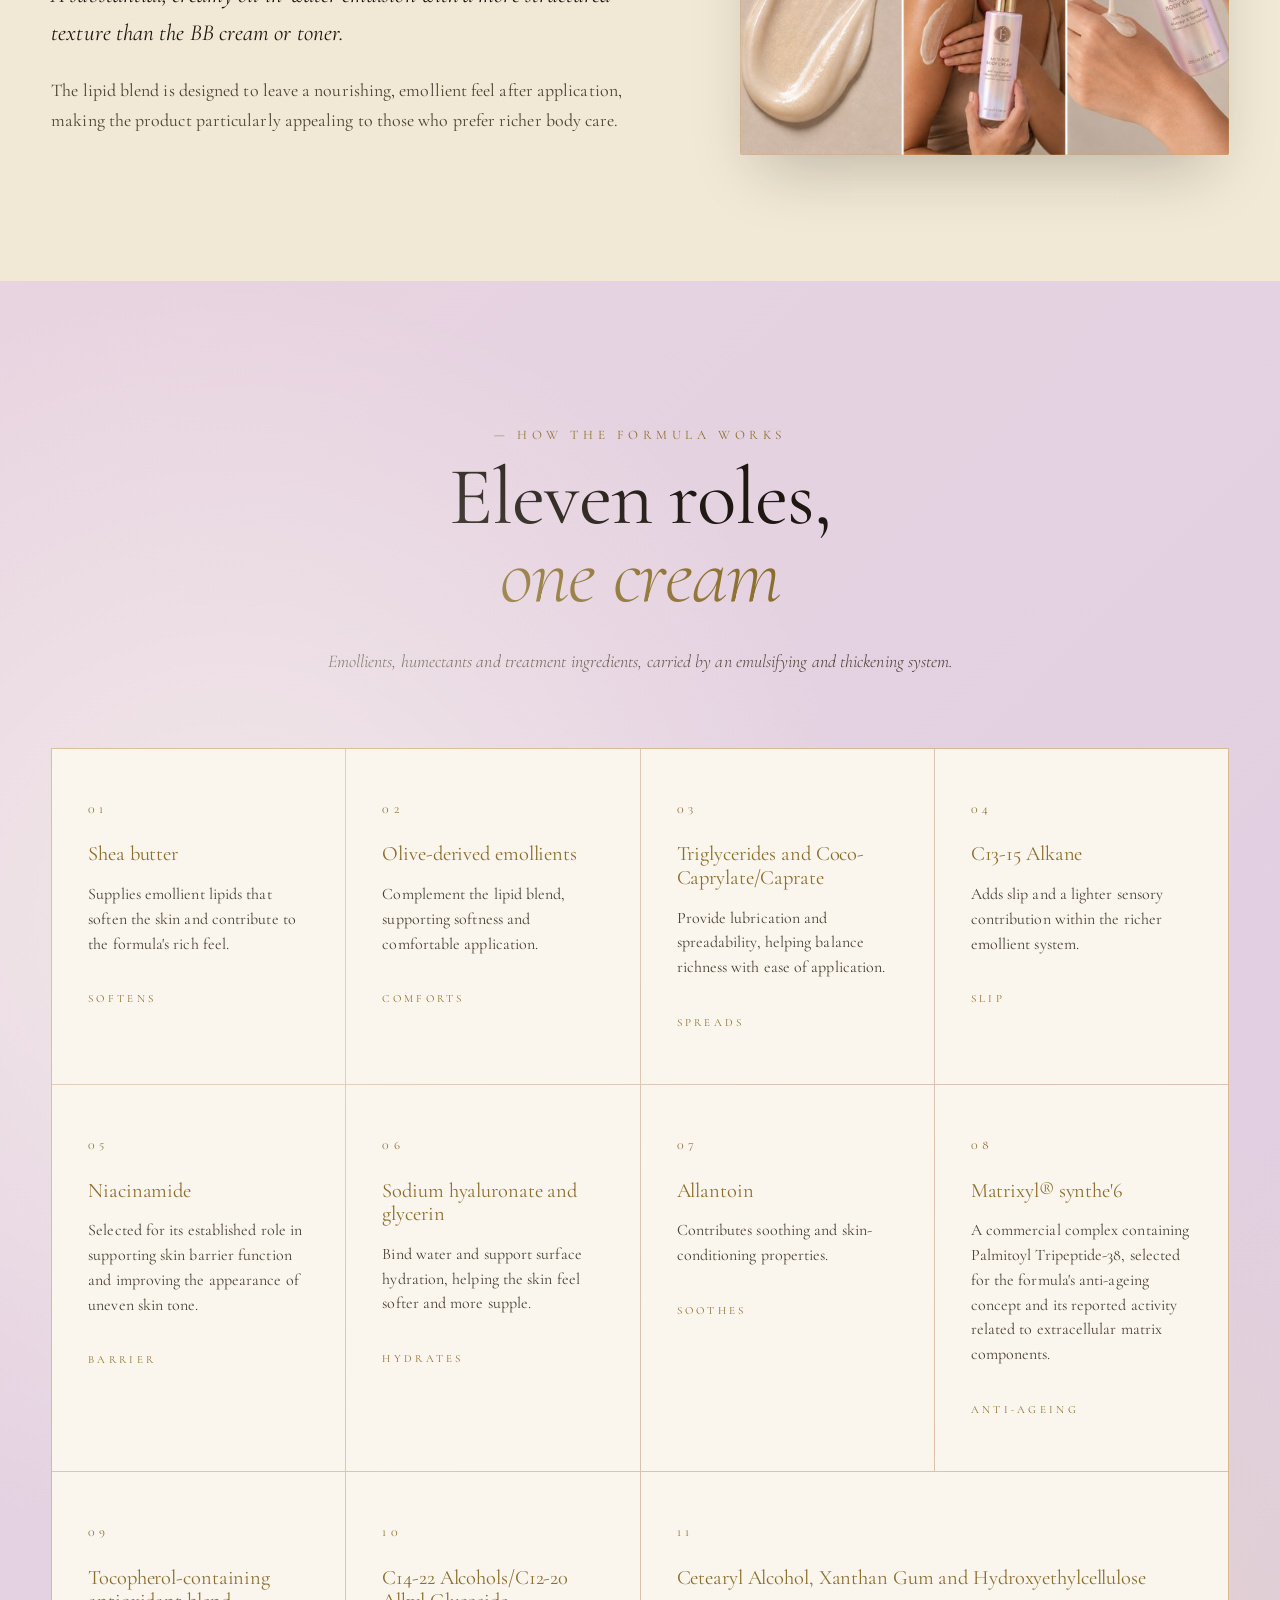
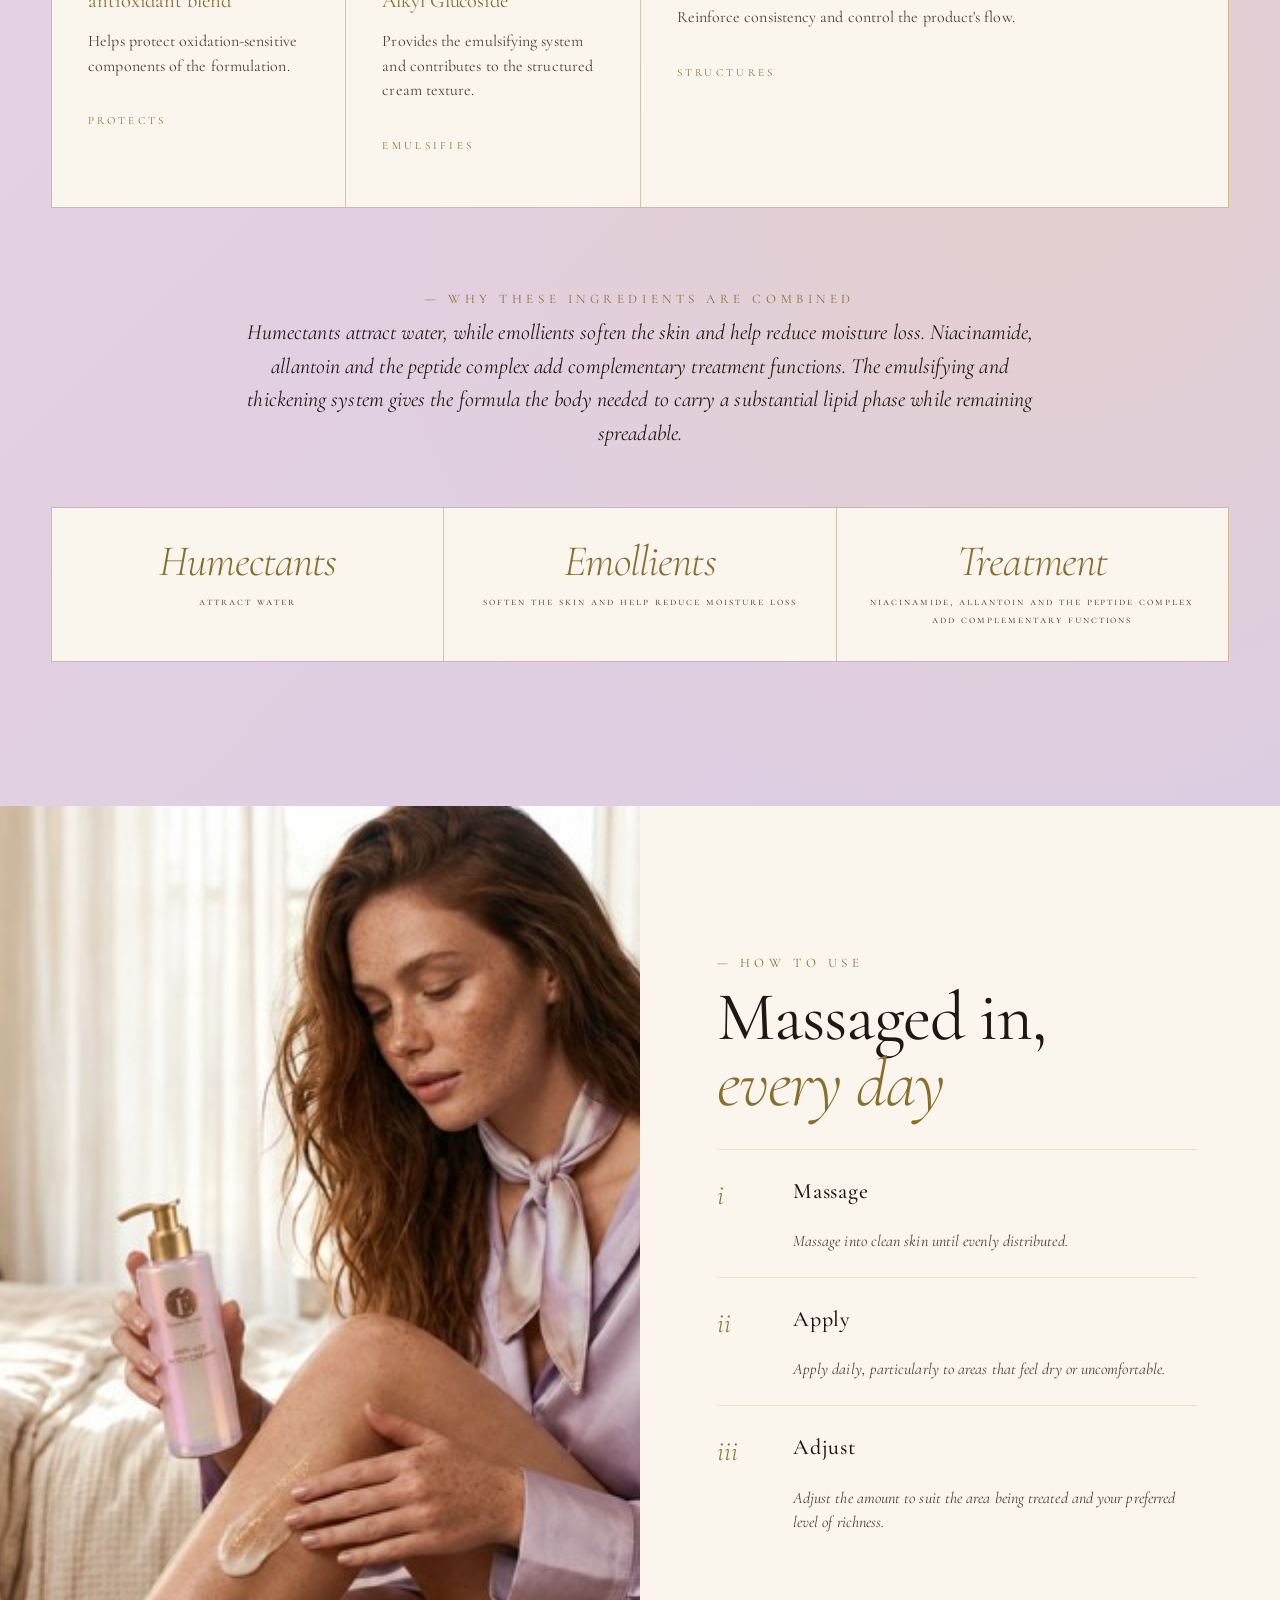
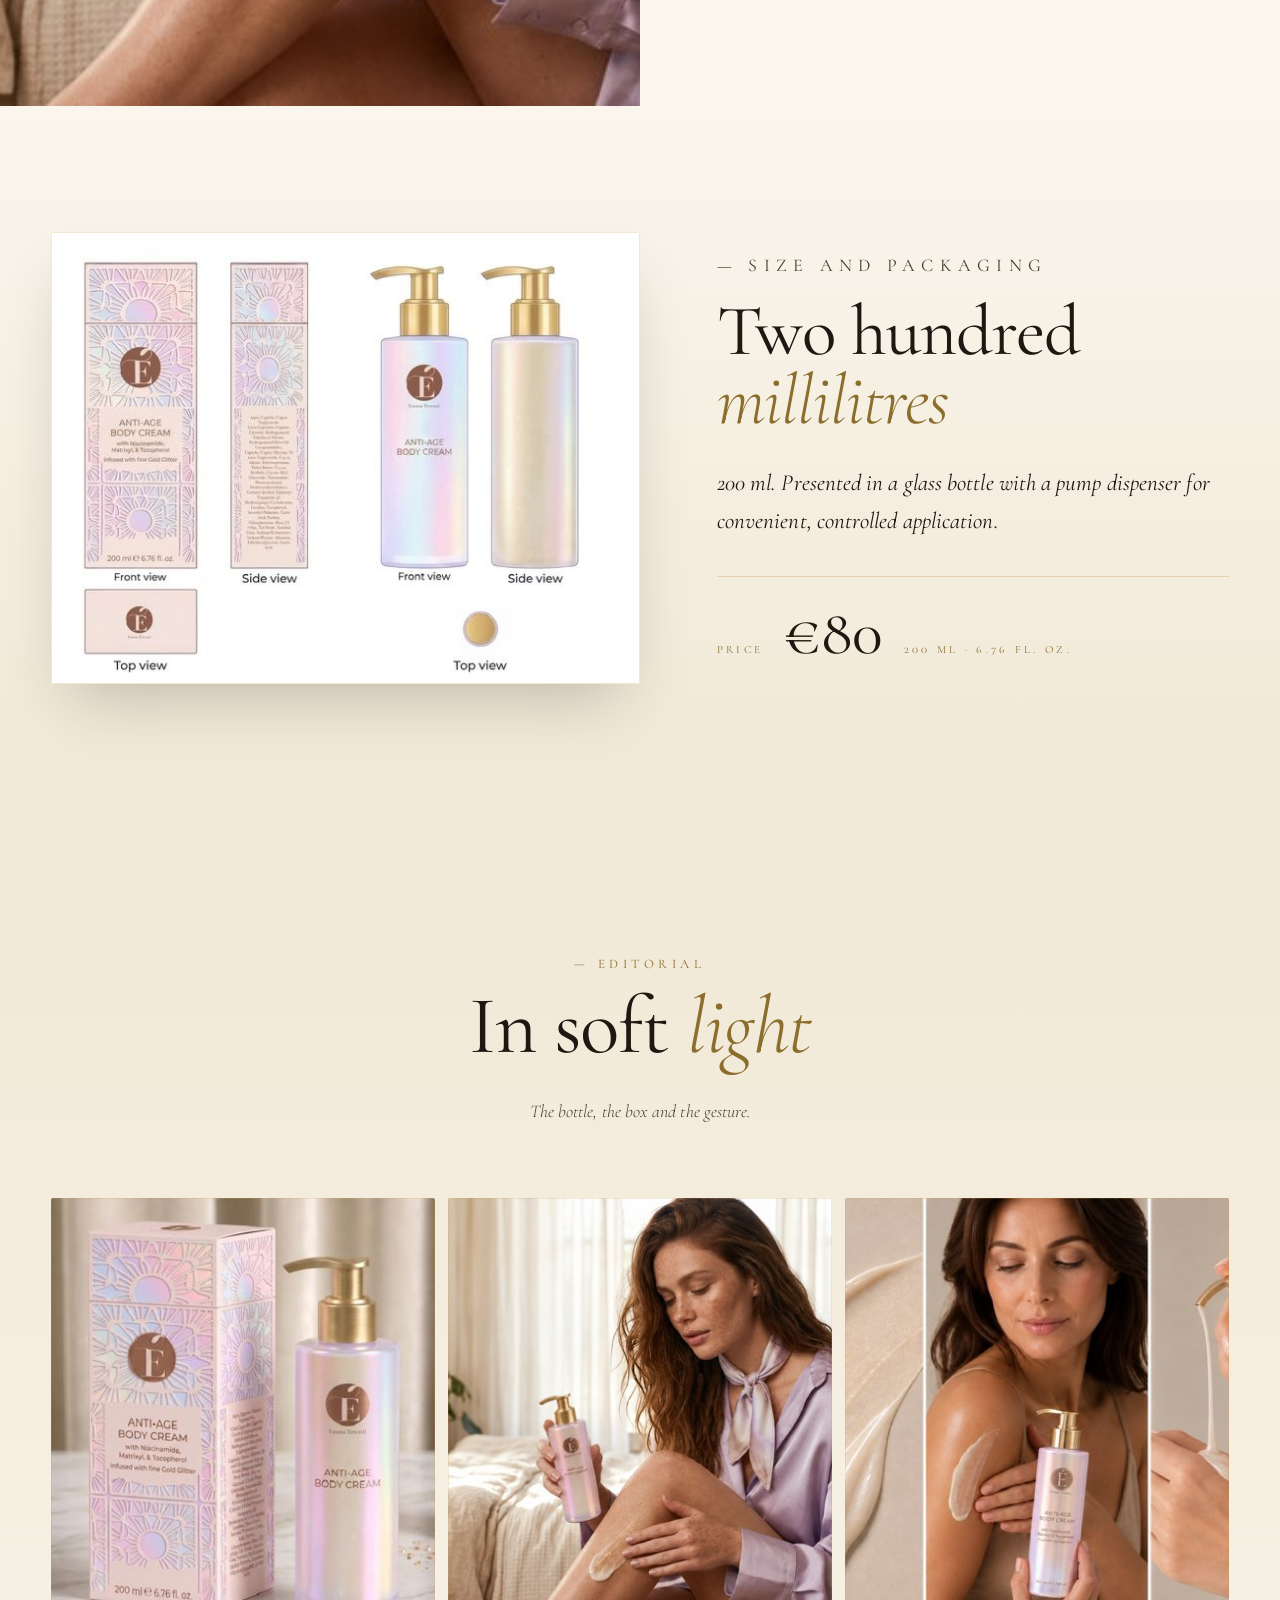
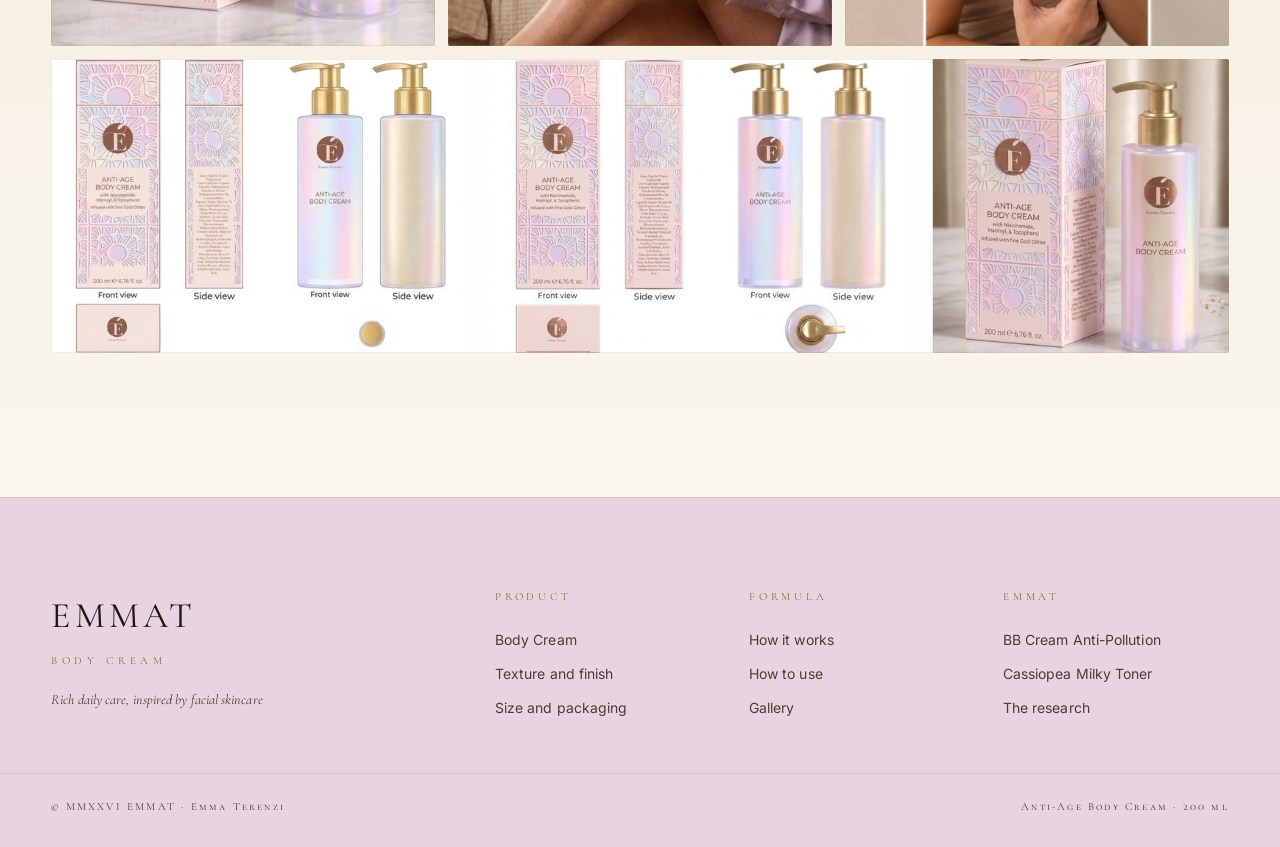
<file: body-cream.html>
<!doctype html>
<html lang="en">
<head>
<meta charset="utf-8" />
<meta name="viewport" content="width=device-width, initial-scale=1, viewport-fit=cover" />
<meta name="theme-color" content="#E8D4E0" />
<title>EMMAT · Body Cream — Anti-Age</title>
<meta name="description" content="EMMAT Anti-Age Body Cream, 200 ml. Rich daily care, inspired by facial skincare: a rich body cream with shea butter, niacinamide, sodium hyaluronate, allantoin and Matrixyl® synthe'6." />

<meta property="og:title" content="EMMAT · Body Cream — Anti-Age" />
<meta property="og:description" content="Rich daily care, inspired by facial skincare." />
<meta property="og:image" content="assets/img/thesis-body-product.jpg" />
<meta property="og:type" content="website" />
<meta name="twitter:card" content="summary_large_image" />

<link rel="preconnect" href="https://fonts.googleapis.com" />
<link rel="preconnect" href="https://fonts.gstatic.com" crossorigin />
<link href="https://fonts.googleapis.com/css2?family=Cormorant+Garamond:ital,wght@0,300;0,400;0,500;0,600;1,300;1,400;1,500&family=Cormorant+SC:wght@300;400;500&family=Inter:wght@300;400;500;600&display=swap" rel="stylesheet" />

<link rel="stylesheet" href="product.css" />
<link rel="icon" href="data:image/svg+xml,%3Csvg xmlns='http://www.w3.org/2000/svg' viewBox='0 0 32 32'%3E%3Crect width='32' height='32' fill='%23E8D4E0'/%3E%3Crect x='14' y='5' width='4' height='6' fill='%23C9A24E'/%3E%3Crect x='10' y='11' width='12' height='17' rx='2' fill='%23DDCDE3' stroke='%238B6E2C' stroke-width='1.2'/%3E%3C/svg%3E" />
</head>
<body class="theme-body">

<!-- ===================================================== LOADER -->
<div id="loader" class="loader" aria-hidden="true">
  <svg class="loader-cstl" viewBox="0 0 600 240">
    <g class="ldr-lines" stroke="rgba(201,162,78,.7)" stroke-width="1.4" fill="none">
      <path d="M60,170 C170,60 300,40 380,110 S520,190 550,90" />
    </g>
    <g class="ldr-stars" fill="#C9A24E">
      <circle cx="60" cy="170" r="3.6"/>
      <circle cx="215" cy="72" r="3.6"/>
      <circle cx="380" cy="110" r="3.6"/>
      <circle cx="486" cy="158" r="3.6"/>
      <circle cx="550" cy="90" r="3.6"/>
    </g>
  </svg>
  <div class="loader-mark">
    <span>EMMAT</span>
    <em>BODY CREAM</em>
  </div>
</div>

<canvas id="dust" aria-hidden="true"></canvas>
<div id="cursor" aria-hidden="true"><span></span></div>
<div id="progress" aria-hidden="true"><i></i></div>

<header class="nav" id="nav">
  <div class="nav-inner">
    <a href="index.html" class="brand" aria-label="EMMAT — back to the home page">
      <span class="brand-mark">EMMAT</span>
      <span class="brand-sub">BODY CREAM</span>
    </a>
    <nav class="nav-links" aria-label="Sections">
      <a href="#manifesto">The idea</a>
      <a href="#prodotto">The Product</a>
      <a href="#texture">Texture</a>
      <a href="#composizione">Formula</a>
      <a href="#rituale">How to use</a>
      <a href="#packaging">Packaging</a>
      <a href="#galleria">Gallery</a>
    </nav>
    <div class="nav-dd">
      <button type="button" class="nav-dd-btn" aria-expanded="false" aria-haspopup="true" aria-controls="productsMenu">Products
        <svg viewBox="0 0 10 10" aria-hidden="true"><polyline points="1.5 3.5 5 7 8.5 3.5"></polyline></svg>
      </button>
      <ul class="nav-dd-menu" id="productsMenu">
        <li><a href="bb-cream.html">BB CREAM ANTI-POLLUTION</a></li>
        <li><a href="milky-toner.html">MILKY TONER</a></li>
        <li><a href="body-cream.html" aria-current="page">ANTI-AGE BODY CREAM</a></li>
      </ul>
    </div>
    <button class="nav-burger" aria-label="Open menu" aria-expanded="false">
      <span></span><span></span><span></span>
    </button>
  </div>
</header>

<main id="top">

<!-- ============================================================= HERO -->
<section class="hero" aria-labelledby="hero-title">
  <img class="hero-video" src="assets/img/thesis-body-product.jpg" alt="EMMAT Anti-Age Body Cream: the 200 ml iridescent pink-lilac bottle with its gold pump, beside its embossed box with the É logo, on a marble surface" />
  <div class="hero-veil"></div>

  <div class="hero-copy">
    <p class="hero-eyebrow"><span class="dot"></span> Anti-Age Body Cream · 200 ml</p>
    <h1 id="hero-title" class="hero-title">
      <span class="line"><span class="char-wrap">Rich daily</span></span>
      <span class="line italic"><span class="char-wrap">care</span></span>
    </h1>
    <p class="hero-lede">…inspired by facial skincare.<br/>A rich body cream with <em>shea butter</em>, <em>niacinamide</em>, <em>sodium hyaluronate</em>, <em>allantoin</em> and <em>Matrixyl® synthe'6</em>.</p>
    <div class="hero-actions">
      <a href="#prodotto" class="cta cta-gold magnetic">Discover the product<span class="cta-arrow">→</span></a>
      <a href="#composizione" class="cta cta-ghost">How the formula works</a>
    </div>
  </div>

  <a href="#manifesto" class="hero-scroll" aria-label="Scroll">
    <span></span>
    <em>scroll</em>
  </a>
</section>

<!-- ===================================================== MARQUEE -->
<section class="marquee" aria-hidden="true">
  <div class="marquee-track">
    <span>Rich daily care</span><span class="dot">✦</span>
    <span>Inspired by facial skincare</span><span class="dot">✦</span>
    <span>Shea butter</span><span class="dot">✦</span>
    <span>Niacinamide</span><span class="dot">✦</span>
    <span>Sodium hyaluronate</span><span class="dot">✦</span>
    <span>Allantoin</span><span class="dot">✦</span>
    <span>Matrixyl® synthe'6</span><span class="dot">✦</span>
    <span>200 ml pump bottle</span><span class="dot">✦</span>
    <span>Rich daily care</span><span class="dot">✦</span>
    <span>Inspired by facial skincare</span><span class="dot">✦</span>
    <span>Shea butter</span><span class="dot">✦</span>
    <span>Niacinamide</span><span class="dot">✦</span>
    <span>Sodium hyaluronate</span><span class="dot">✦</span>
    <span>Allantoin</span><span class="dot">✦</span>
    <span>Matrixyl® synthe'6</span><span class="dot">✦</span>
    <span>200 ml pump bottle</span><span class="dot">✦</span>
  </div>
</section>

<!-- ======================================================= MANIFESTO -->
<section id="manifesto" class="manifesto">
  <div class="container">
    <div class="reveal">
      <p class="eyebrow">— the idea</p>
      <h2 class="display">
        Rich daily care,<br/>
        <span class="italic">inspired by facial skincare</span>
      </h2>

      <div class="vo">
        <p>A rich body cream designed to combine <em>lasting emollient comfort</em> with ingredients commonly used in <em>facial skincare</em>.</p>
        <p><strong>Shea butter</strong> and a varied lipid blend are paired with <strong>niacinamide</strong>, <strong>sodium hyaluronate</strong>, <strong>allantoin</strong> and <strong>Matrixyl® synthe'6</strong> to create a moisturising treatment focused on softness, smoothness and skin comfort.</p>
      </div>
    </div>
  </div>

  <svg class="manifesto-cstl" viewBox="0 0 800 240" aria-hidden="true">
    <g class="cstl-draw" stroke="rgba(201,162,78,.7)" stroke-width="1.2" fill="none" stroke-dasharray="1" stroke-dashoffset="1">
      <path d="M70,170 C220,50 400,40 500,120 S700,190 740,80" />
    </g>
    <g class="cstl-stars" fill="#E8D29F">
      <circle cx="70"  cy="170" r="4"/>
      <circle cx="500" cy="120" r="4"/>
      <circle cx="740" cy="80" r="4"/>
    </g>
  </svg>
</section>

<!-- ========================================================= PRODOTTO -->
<section id="prodotto" class="product">
  <div class="container product-grid">
    <div class="product-visual reveal">
      <div class="product-frame">
        <span class="badge">Anti-Age</span>
        <img src="assets/img/thesis-body-product.jpg" alt="EMMAT Anti-Age Body Cream — the pump bottle beside its box" loading="lazy" />
      </div>
      <div class="product-thumbs">
        <button type="button" class="ptn active" data-img="assets/img/thesis-body-product.jpg" data-alt="EMMAT Anti-Age Body Cream — the pump bottle beside its box" aria-label="Bottle and box"></button>
        <button type="button" class="ptn" data-img="assets/img/thesis-body-campaign-texture.jpg" data-alt="A swatch of the body cream, the cream applied to the shoulder, and a pump dose onto the hand" aria-label="Texture and application"></button>
        <button type="button" class="ptn" data-img="assets/img/thesis-body-campaign-bedroom.jpg" data-alt="The body cream massaged into the leg, the bottle in hand, in a sunlit bedroom" aria-label="The body cream applied to the leg"></button>
        <button type="button" class="ptn" data-img="assets/img/thesis-body-campaign-bathroom.jpg" data-alt="The body cream applied in front of a mirror, the bottle and box on a table dressed with crochet lace" aria-label="Bottle and box by the mirror"></button>
      </div>
    </div>

    <div class="product-copy reveal">
      <p class="eyebrow">— the product</p>
      <h2 class="display">EMMAT <span class="italic">Body Cream</span></h2>
      <p class="product-tag">Anti-Age Body Cream · 200 ml</p>

      <p class="product-lede">
        A rich body cream designed to combine lasting emollient comfort with
        ingredients commonly used in facial skincare.
      </p>

      <ul class="product-ingredients" id="ingredient-pills">
        <li tabindex="0" data-tip="Supplies emollient lipids that soften the skin."><span>01</span> Shea Butter</li>
        <li tabindex="0" data-tip="Selected for its established role in supporting skin barrier function."><span>02</span> Niacinamide</li>
        <li tabindex="0" data-tip="Binds water and supports surface hydration."><span>03</span> Sodium Hyaluronate</li>
        <li tabindex="0" data-tip="A commercial complex containing Palmitoyl Tripeptide-38."><span>04</span> Matrixyl® synthe'6</li>
      </ul>

      <dl class="product-meta">
        <div><dt>Texture</dt><dd>Substantial, creamy oil-in-water emulsion</dd></div>
        <div><dt>Feel</dt><dd>Nourishing and emollient</dd></div>
        <div><dt>Use</dt><dd>Daily, on clean skin</dd></div>
        <div><dt>Size</dt><dd>200 ml, glass bottle with pump dispenser</dd></div>
      </dl>

      <div class="product-actions">
        <a href="#packaging" id="shop" class="cta cta-gold magnetic">Anti-Age Body Cream<span class="cta-price">€80</span></a>
        <a href="#rituale" class="cta cta-ghost">How to use</a>
      </div>

      <ul class="trust">
        <li>✦ Rich texture</li>
        <li>✦ Daily body care</li>
        <li>✦ Glass pump bottle</li>
        <li>✦ 200 ml</li>
      </ul>
    </div>
  </div>
</section>

<!-- ========================================================== TEXTURE -->
<section id="texture" class="texture">
  <div class="container texture-grid">
    <div class="texture-copy reveal">
      <p class="eyebrow">— texture and finish</p>
      <h2 class="display">Substantial, <span class="italic">creamy</span></h2>
      <p class="big">
        A substantial, creamy oil-in-water emulsion with a more structured
        texture than the BB cream or toner.
      </p>
      <p>
        The lipid blend is designed to leave a nourishing, emollient feel
        after application, making the product particularly appealing to those
        who prefer richer body care.
      </p>
    </div>
    <figure class="texture-visual reveal">
      <img src="assets/img/thesis-body-campaign-texture.jpg" alt="A swatch of the body cream, the cream applied to the shoulder, and a pump dose onto the hand" loading="lazy" />
    </figure>
  </div>
</section>

<!-- ===================================================== COMPOSIZIONE -->
<section id="composizione" class="ingredients">
  <div class="container">
    <div class="reveal section-head">
      <p class="eyebrow">— how the formula works</p>
      <h2 class="display">Eleven roles,<br/><span class="italic">one cream</span></h2>
      <p class="section-lede">Emollients, humectants and treatment ingredients, carried by an emulsifying and thickening system.</p>
    </div>

    <div class="ing-grid">
      <article class="ing reveal">
        <div class="ing-glow"></div>
        <div class="ing-num">01</div>
        <h3>Shea butter</h3>
        <p>Supplies emollient lipids that soften the skin and contribute to the formula's rich feel.</p>
        <em>softens</em>
      </article>
      <article class="ing reveal">
        <div class="ing-glow"></div>
        <div class="ing-num">02</div>
        <h3>Olive-derived emollients</h3>
        <p>Complement the lipid blend, supporting softness and comfortable application.</p>
        <em>comforts</em>
      </article>
      <article class="ing reveal">
        <div class="ing-glow"></div>
        <div class="ing-num">03</div>
        <h3>Triglycerides and Coco-Caprylate/Caprate</h3>
        <p>Provide lubrication and spreadability, helping balance richness with ease of application.</p>
        <em>spreads</em>
      </article>
      <article class="ing reveal">
        <div class="ing-glow"></div>
        <div class="ing-num">04</div>
        <h3>C13-15 Alkane</h3>
        <p>Adds slip and a lighter sensory contribution within the richer emollient system.</p>
        <em>slip</em>
      </article>
      <article class="ing reveal">
        <div class="ing-glow"></div>
        <div class="ing-num">05</div>
        <h3>Niacinamide</h3>
        <p>Selected for its established role in supporting skin barrier function and improving the appearance of uneven skin tone.</p>
        <em>barrier</em>
      </article>
      <article class="ing reveal">
        <div class="ing-glow"></div>
        <div class="ing-num">06</div>
        <h3>Sodium hyaluronate and glycerin</h3>
        <p>Bind water and support surface hydration, helping the skin feel softer and more supple.</p>
        <em>hydrates</em>
      </article>
      <article class="ing reveal">
        <div class="ing-glow"></div>
        <div class="ing-num">07</div>
        <h3>Allantoin</h3>
        <p>Contributes soothing and skin-conditioning properties.</p>
        <em>soothes</em>
      </article>
      <article class="ing reveal">
        <div class="ing-glow"></div>
        <div class="ing-num">08</div>
        <h3>Matrixyl® synthe'6</h3>
        <p>A commercial complex containing Palmitoyl Tripeptide-38, selected for the formula's anti-ageing concept and its reported activity related to extracellular matrix components.</p>
        <em>anti-ageing</em>
      </article>
      <article class="ing reveal">
        <div class="ing-glow"></div>
        <div class="ing-num">09</div>
        <h3>Tocopherol-containing antioxidant blend</h3>
        <p>Helps protect oxidation-sensitive components of the formulation.</p>
        <em>protects</em>
      </article>
      <article class="ing reveal">
        <div class="ing-glow"></div>
        <div class="ing-num">10</div>
        <h3>C14-22 Alcohols/C12-20 Alkyl Glucoside</h3>
        <p>Provides the emulsifying system and contributes to the structured cream texture.</p>
        <em>emulsifies</em>
      </article>
      <article class="ing reveal">
        <div class="ing-glow"></div>
        <div class="ing-num">11</div>
        <h3>Cetearyl Alcohol, Xanthan Gum and Hydroxyethylcellulose</h3>
        <p>Reinforce consistency and control the product's flow.</p>
        <em>structures</em>
      </article>
    </div>

    <div class="why reveal">
      <p class="eyebrow">— why these ingredients are combined</p>
      <p class="why-text">Humectants attract water, while emollients soften the skin and help reduce moisture loss. Niacinamide, allantoin and the peptide complex add complementary treatment functions. The emulsifying and thickening system gives the formula the body needed to carry a substantial lipid phase while remaining spreadable.</p>
    </div>

    <div class="formula-strip three reveal">
      <div><b>Humectants</b><span>attract water</span></div>
      <div><b>Emollients</b><span>soften the skin and help reduce moisture loss</span></div>
      <div><b>Treatment</b><span>niacinamide, allantoin and the peptide complex add complementary functions</span></div>
    </div>
  </div>
</section>

<!-- ======================================================== RITUALE -->
<section id="rituale" class="ritual">
  <div class="ritual-image reveal">
    <img src="assets/img/thesis-body-campaign-bedroom.jpg" alt="The body cream massaged into the leg, the bottle in hand, in a sunlit bedroom" loading="lazy" />
  </div>
  <div class="ritual-copy">
    <div class="reveal">
      <p class="eyebrow">— how to use</p>
      <h2 class="display">Massaged in,<br/><span class="italic">every day</span></h2>

      <ol class="steps">
        <li>
          <span class="step-num">i</span>
          <h3>Massage</h3>
          <p>Massage into clean skin until evenly distributed.</p>
        </li>
        <li>
          <span class="step-num">ii</span>
          <h3>Apply</h3>
          <p>Apply daily, particularly to areas that feel dry or uncomfortable.</p>
        </li>
        <li>
          <span class="step-num">iii</span>
          <h3>Adjust</h3>
          <p>Adjust the amount to suit the area being treated and your preferred level of richness.</p>
        </li>
      </ol>
    </div>
  </div>
</section>

<!-- ======================================================= PACKAGING -->
<section id="packaging" class="packaging">
  <div class="container packaging-grid">
    <figure class="packaging-visual reveal">
      <img src="assets/img/uploads/20261001-230822-1.jpg" width="1600" height="460" alt="The Anti-Age Body Cream box and the 200 ml pump bottle, each shown from the front, the side and the top" loading="lazy" />
    </figure>
    <div class="packaging-copy reveal">
      <p class="eyebrow">— size and packaging</p>
      <h2 class="display">Two hundred <span class="italic">millilitres</span></h2>
      <p class="big">200 ml. Presented in a glass bottle with a pump dispenser for convenient, controlled application.</p>
      <div class="price-line">
        <span class="price-label">Price</span>
        <strong class="price">€80</strong>
        <span class="price-size">200 ml · 6.76 fl. oz.</span>
      </div>
    </div>
  </div>
</section>

<!-- ======================================================== GALLERIA -->
<section id="galleria" class="gallery">
  <div class="container">
    <div class="reveal section-head">
      <p class="eyebrow">— editorial</p>
      <h2 class="display">In soft <span class="italic">light</span></h2>
      <p class="section-lede">The bottle, the box and the gesture.</p>
    </div>

    <div class="gallery-grid" id="gallery-grid">
      <figure class="gi reveal s-tall" tabindex="0" role="button" aria-label="Enlarge: bottle and box"><img src="assets/img/thesis-body-product.jpg" alt="The Anti-Age Body Cream pump bottle beside its box" loading="lazy" /></figure>
      <figure class="gi reveal s-tall" tabindex="0" role="button" aria-label="Enlarge: the body cream on the leg"><img src="assets/img/thesis-body-campaign-bedroom.jpg" alt="The body cream massaged into the leg, the bottle in hand, in a sunlit bedroom" loading="lazy" /></figure>
      <figure class="gi reveal s-tall" tabindex="0" role="button" aria-label="Enlarge: texture and application"><img src="assets/img/thesis-body-campaign-texture.jpg" alt="A swatch of the body cream, the cream applied to the shoulder, and a pump dose onto the hand" loading="lazy" /></figure>
      <figure class="gi reveal s-full" tabindex="0" role="button" aria-label="Enlarge: packaging views"><img src="assets/img/uploads/20261001-230822-1.jpg" width="1600" height="460" alt="Anti-Age Body Cream packaging views: the box and the pump bottle from the front, side and top in two colourways, beside the styled shot of box and bottle together" loading="lazy" /></figure>
    </div>
  </div>
</section>

<div id="lightbox" class="lightbox" aria-hidden="true" role="dialog" aria-modal="true" aria-label="Gallery">
  <button type="button" class="lb-close" aria-label="Close">×</button>
  <button type="button" class="lb-prev"  aria-label="Previous">‹</button>
  <button type="button" class="lb-next"  aria-label="Next">›</button>
  <img alt="" />
  <div class="lb-counter"></div>
</div>

</main>

<!-- ============================================================ STICKY MOBILE CTA -->
<a href="#prodotto" class="sticky-cta" aria-label="The product">
  <span>Body Cream — Anti-Age</span>
  <strong>€80 →</strong>
</a>

<footer class="footer">
  <div class="container footer-inner">
    <div class="footer-brand">
      <span class="brand-mark big">EMMAT</span>
      <span class="brand-sub">BODY CREAM</span>
      <p class="footer-tag">Rich daily care, inspired by facial skincare</p>
    </div>
    <div class="footer-cols">
      <div>
        <h4>Product</h4>
        <a href="#prodotto">Body Cream</a>
        <a href="#texture">Texture and finish</a>
        <a href="#packaging">Size and packaging</a>
      </div>
      <div>
        <h4>Formula</h4>
        <a href="#composizione">How it works</a>
        <a href="#rituale">How to use</a>
        <a href="#galleria">Gallery</a>
      </div>
      <div>
        <h4>EMMAT</h4>
        <a href="bb-cream.html">BB Cream Anti-Pollution</a>
        <a href="milky-toner.html">Cassiopea Milky Toner</a>
        <a href="index.html#research">The research</a>
      </div>
    </div>
  </div>
  <div class="footer-base">
    <span>© MMXXVI EMMAT · Emma Terenzi</span>
    <span>Anti-Age Body Cream · 200 ml</span>
  </div>
</footer>

<script src="app.js"></script>
</body>
</html>
</file>
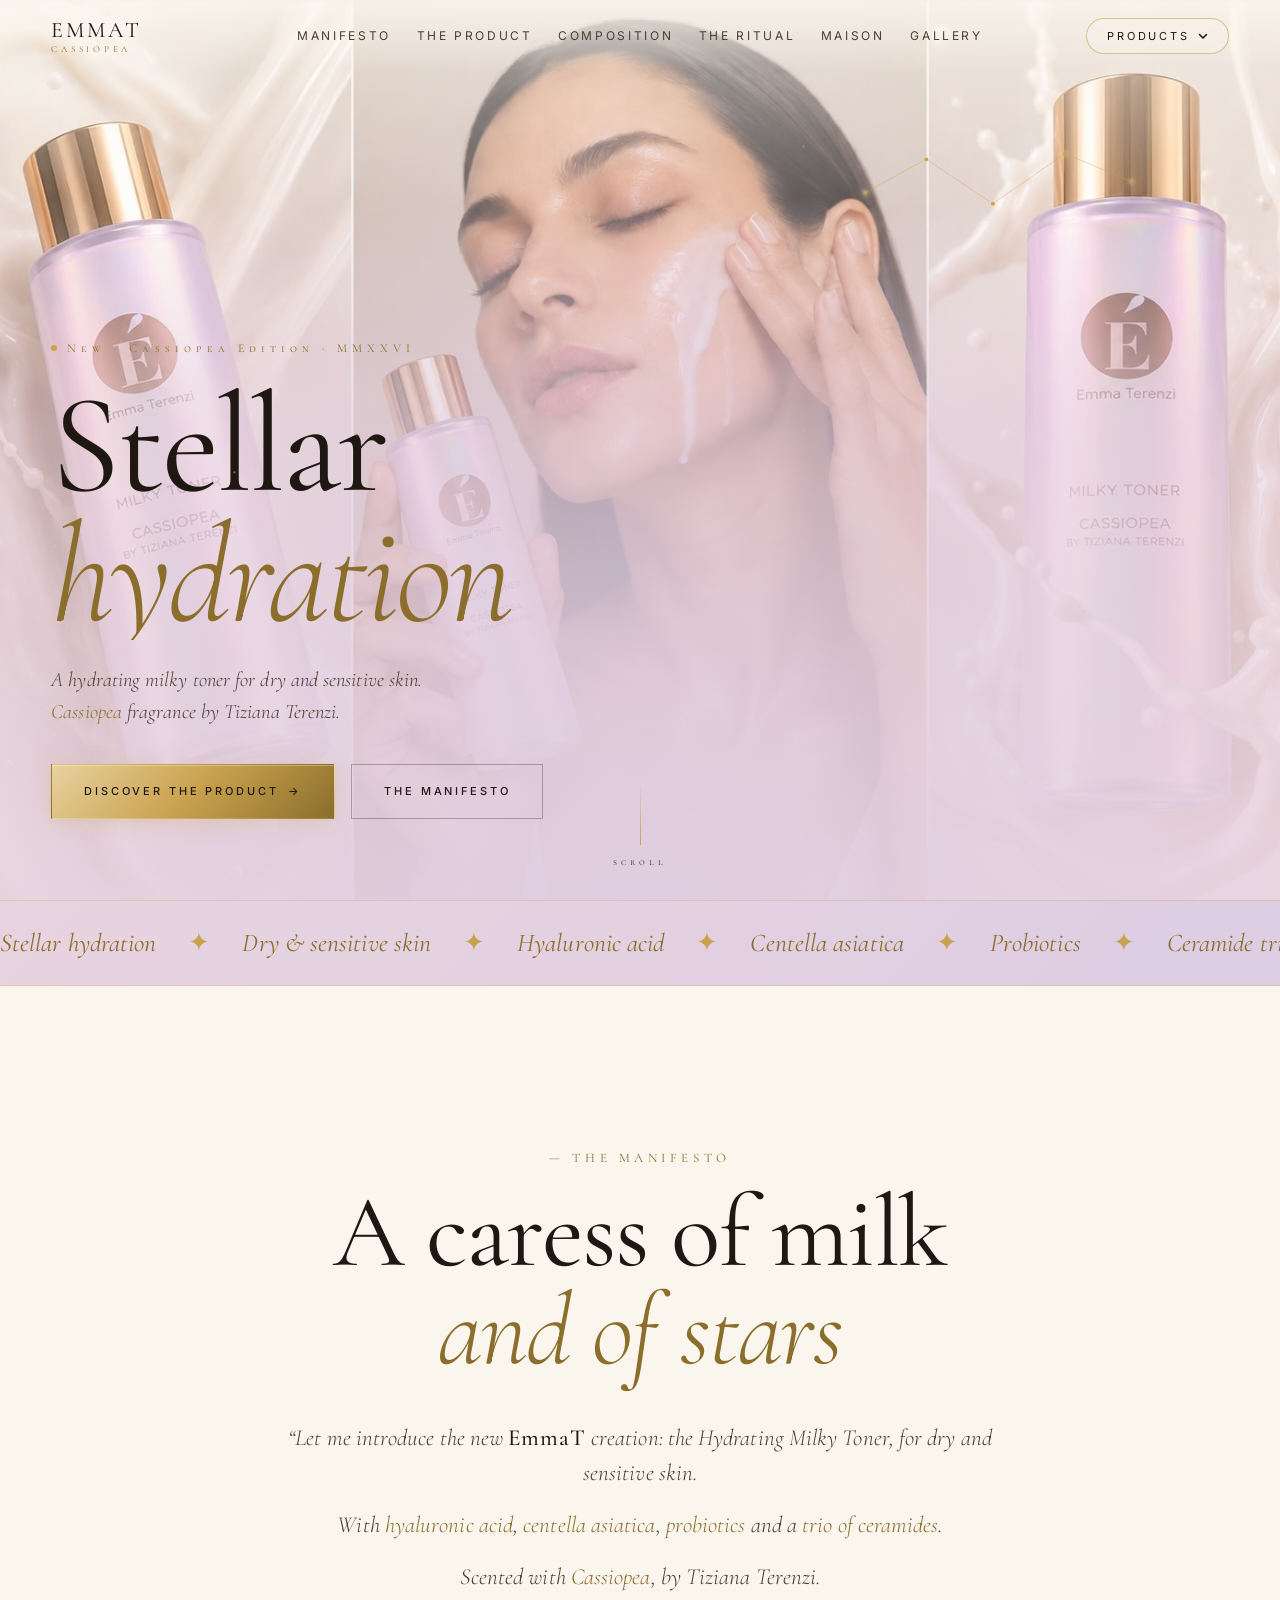
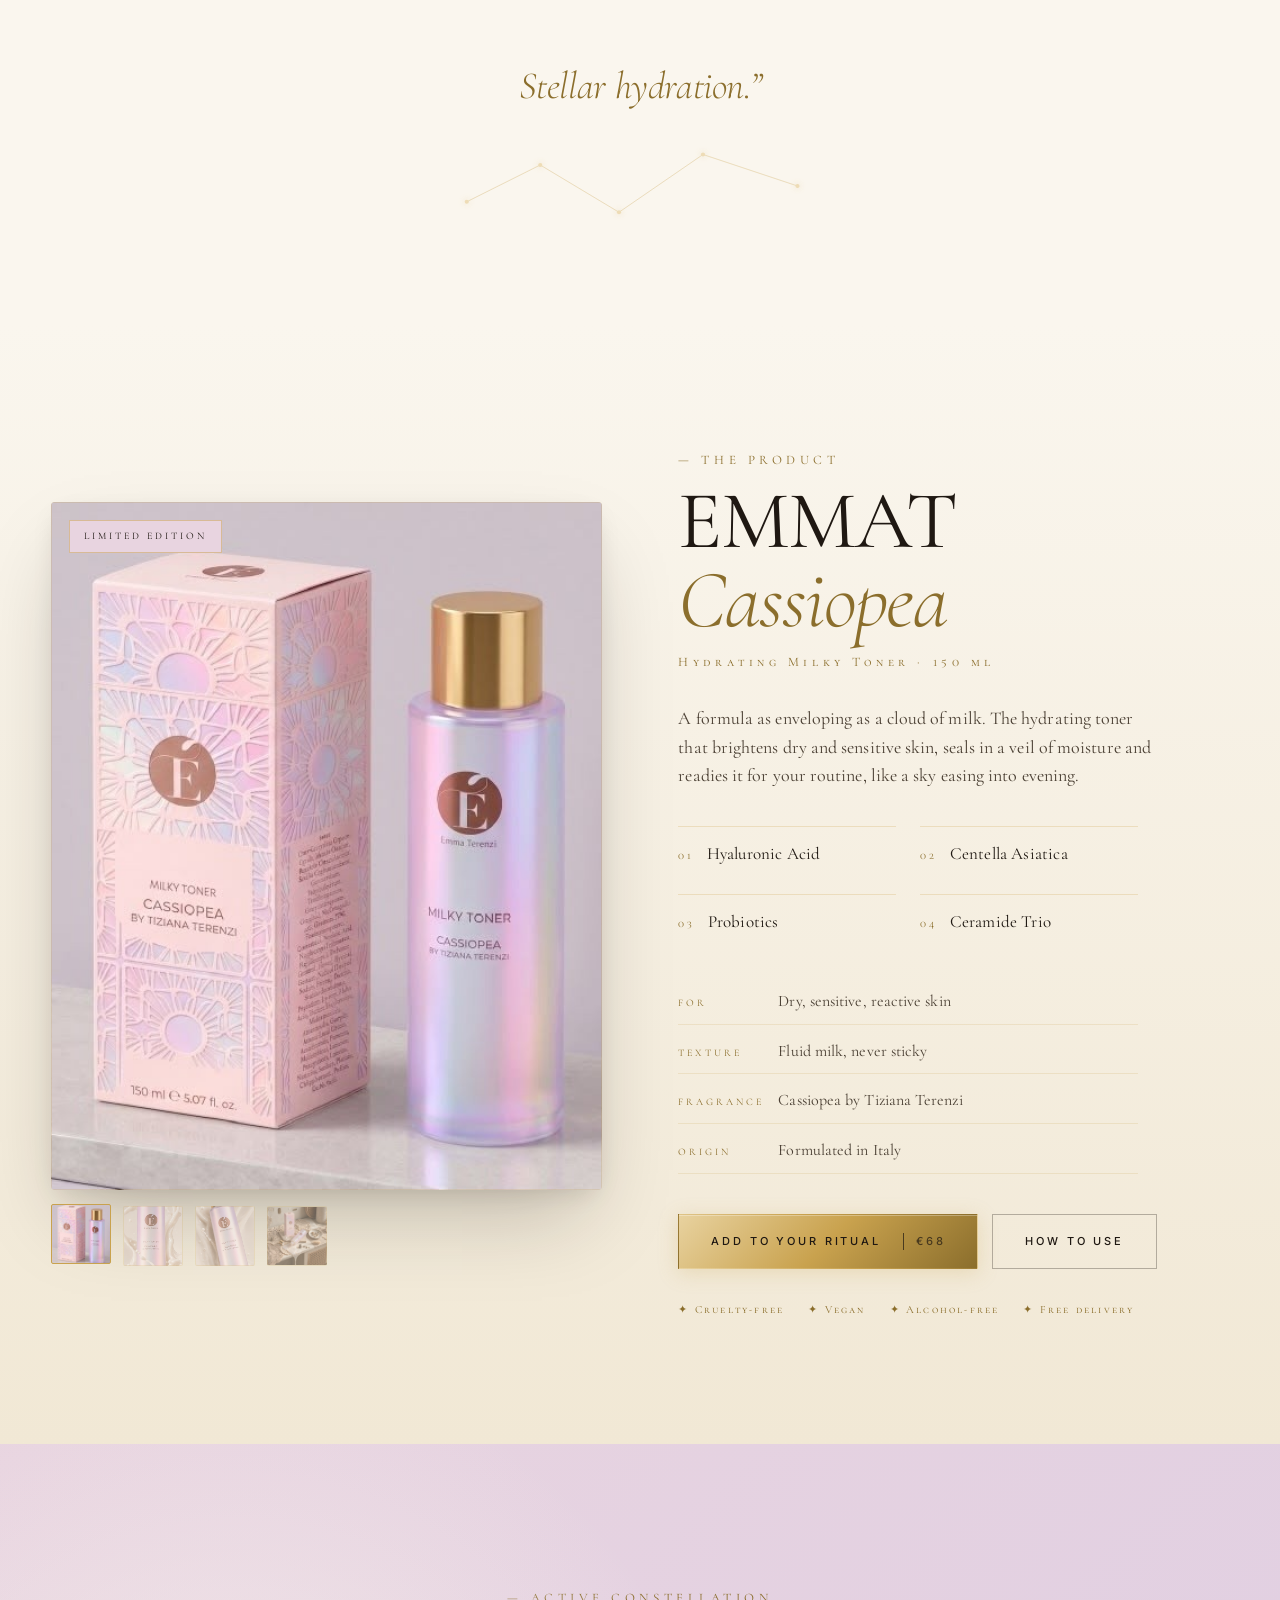
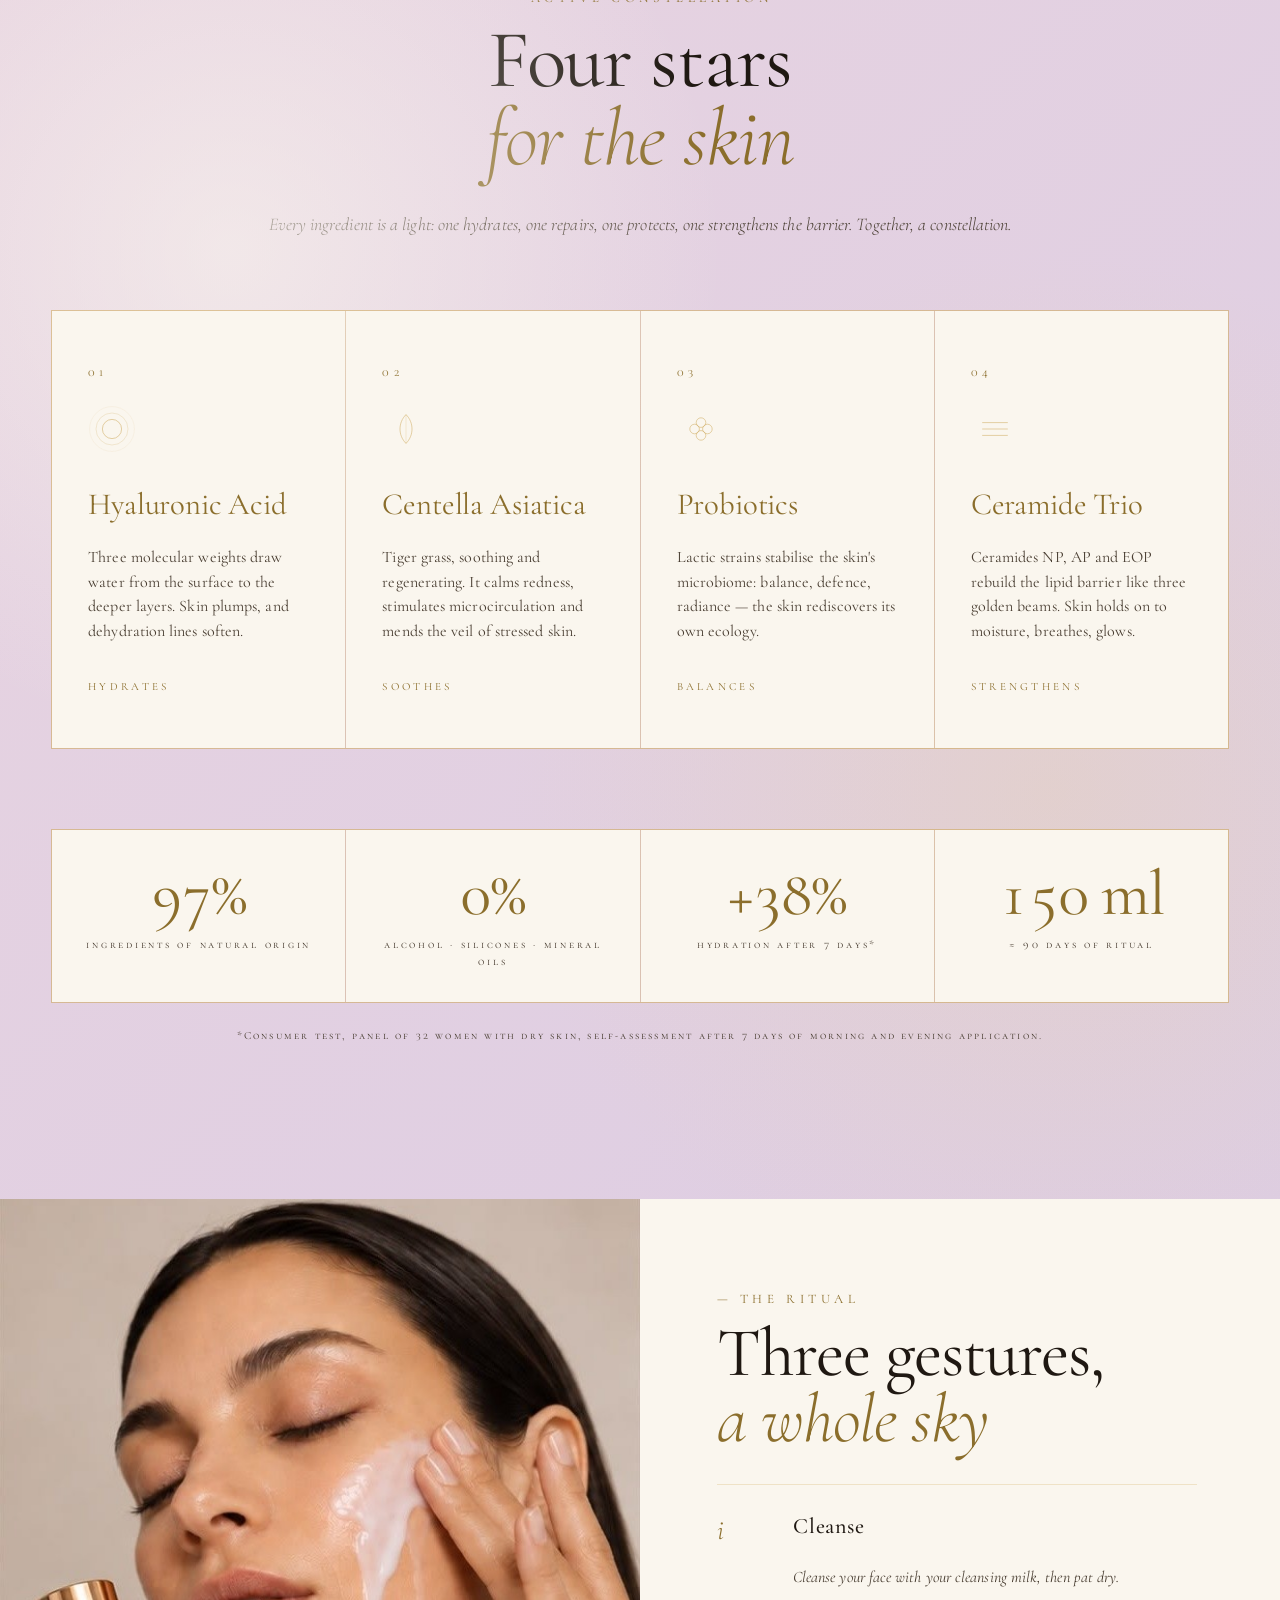
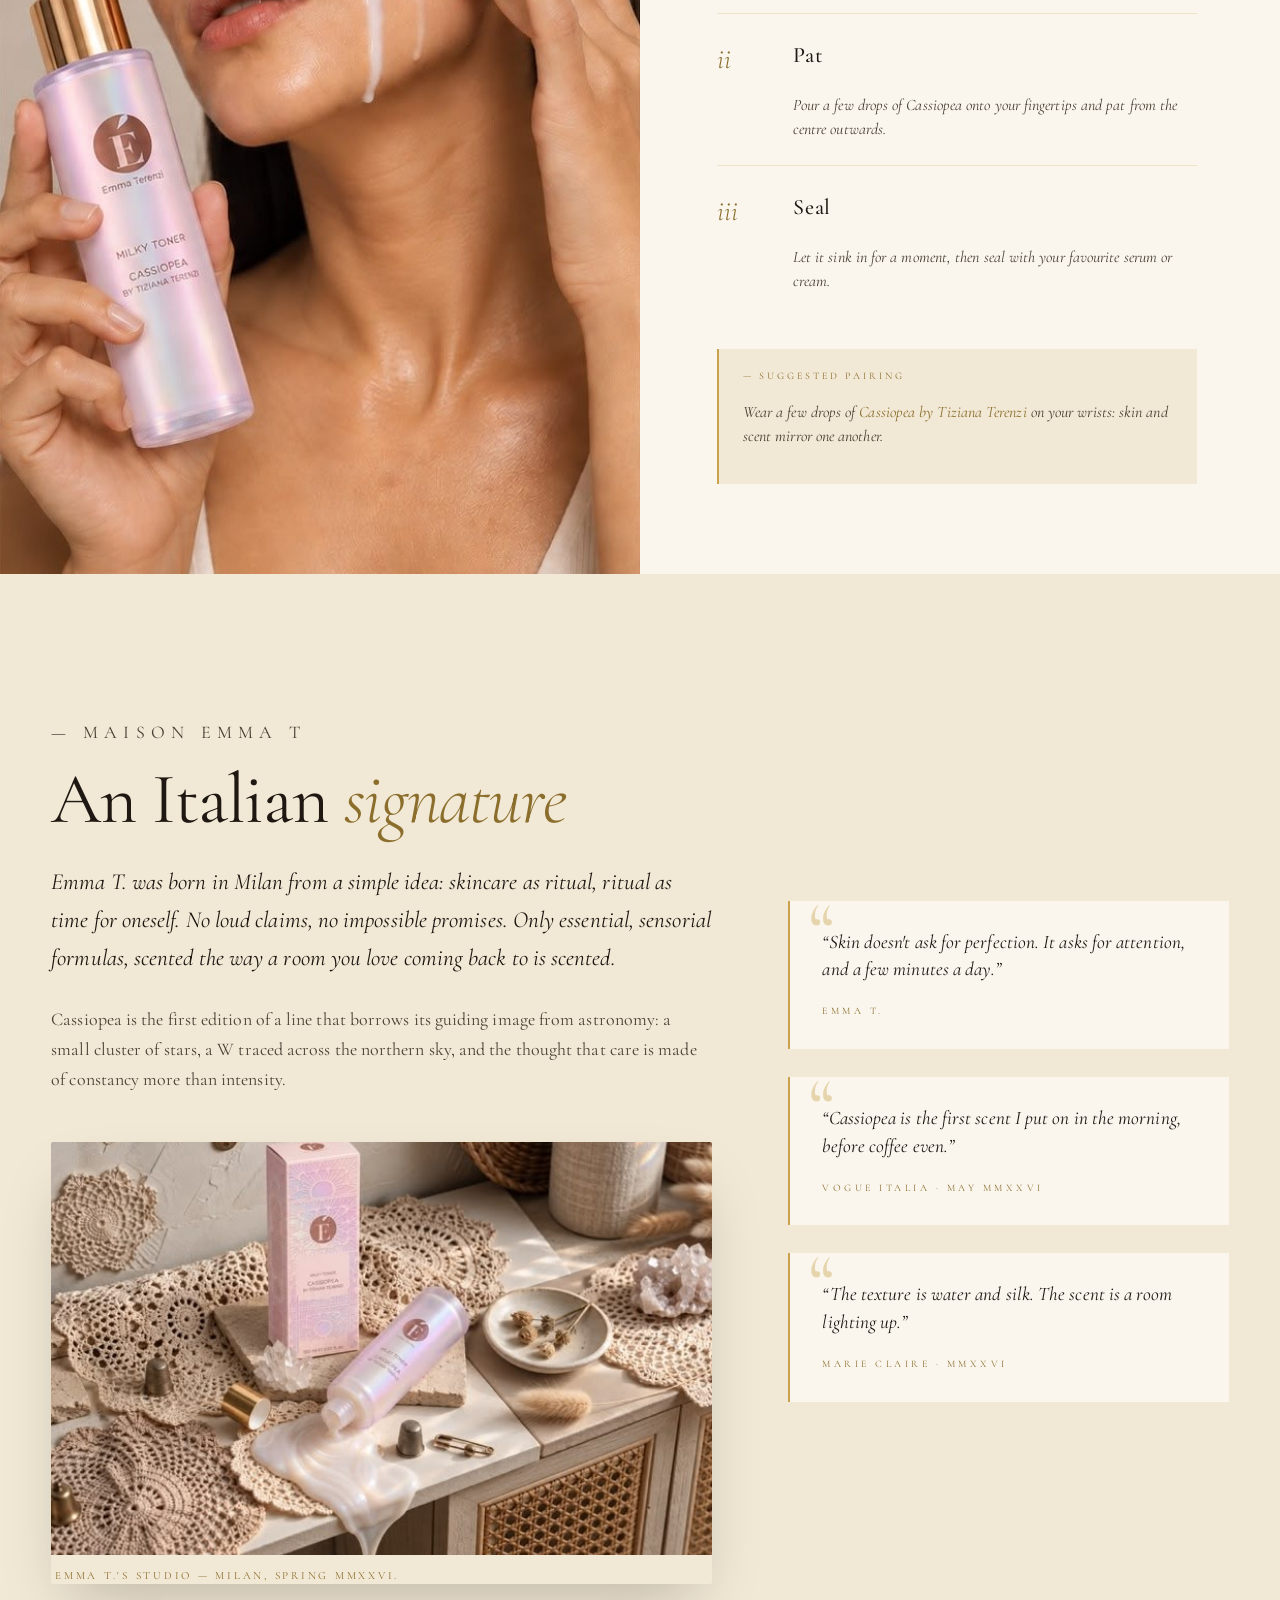
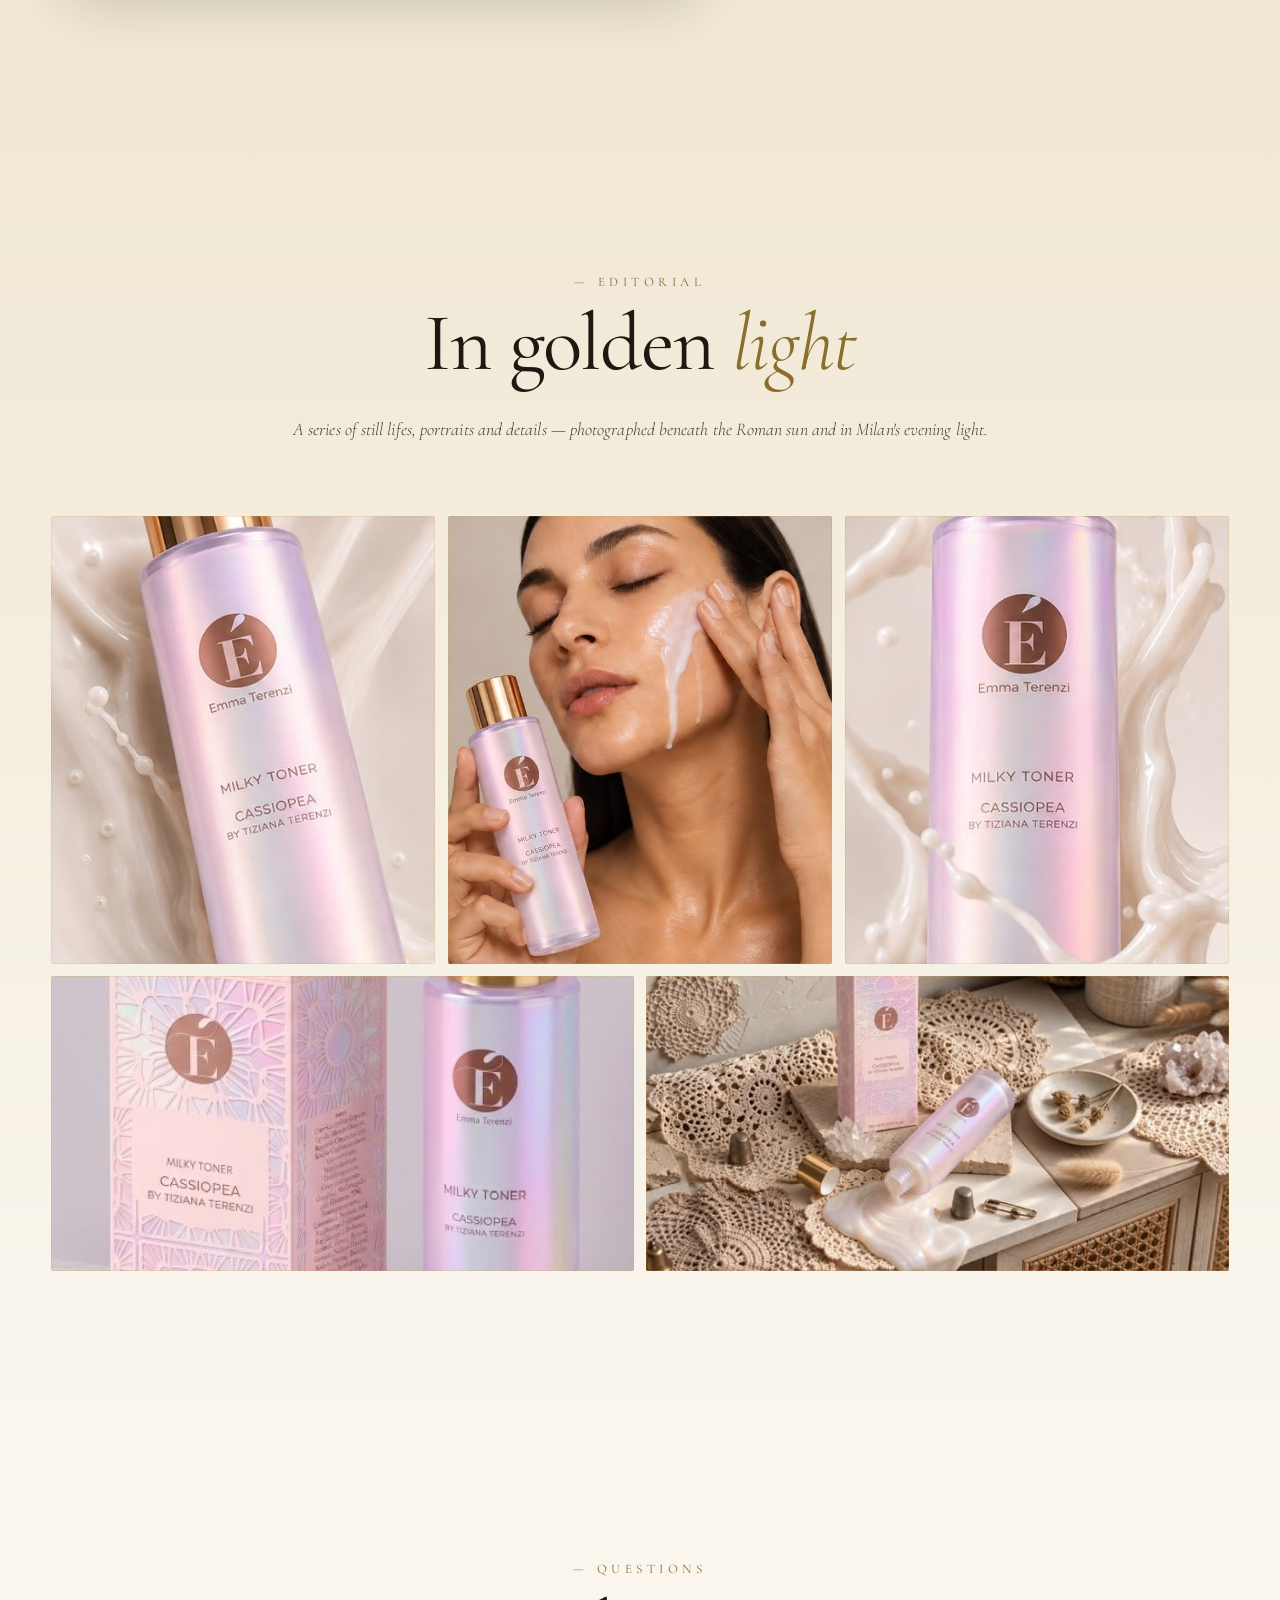
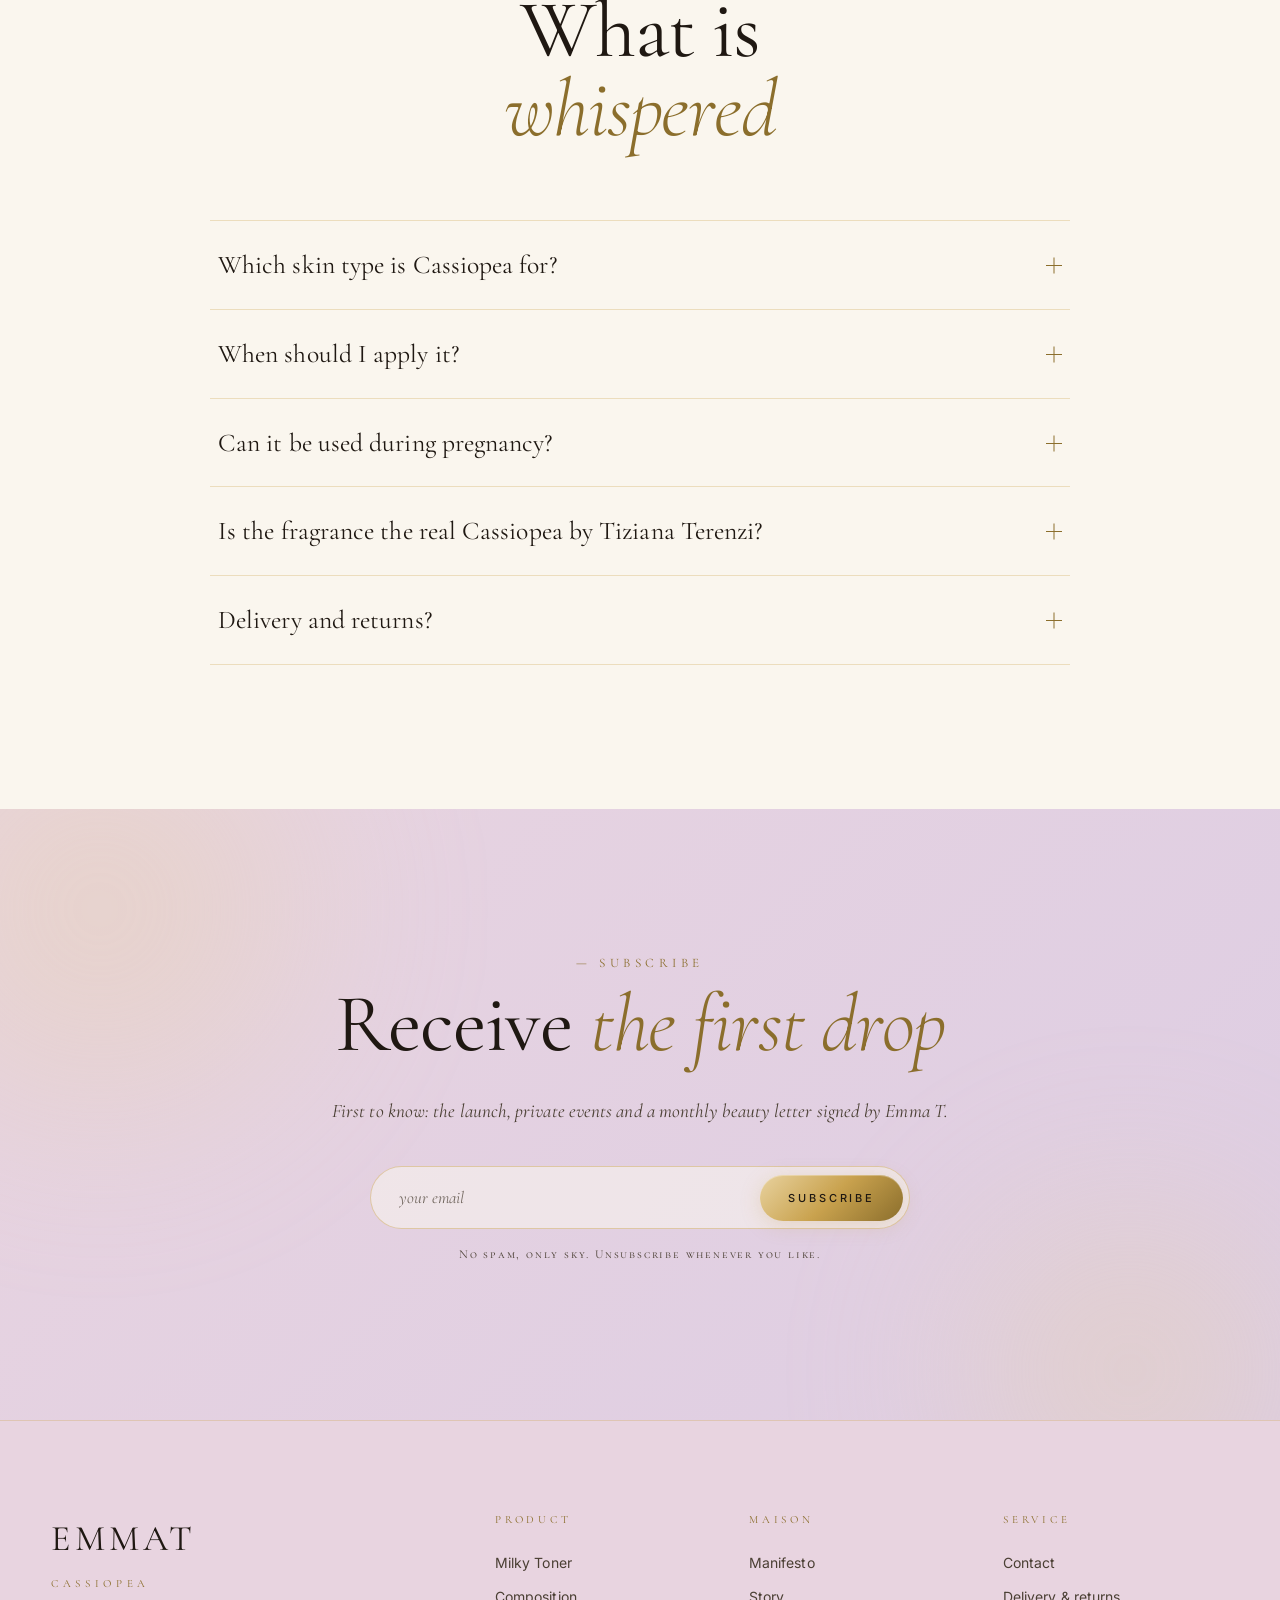
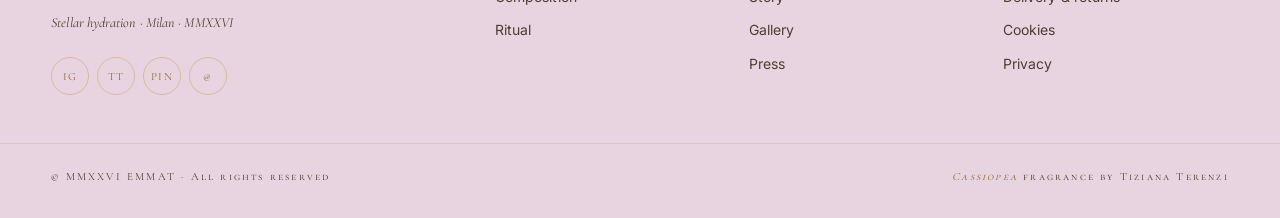
<file: milky-toner.html>
<!doctype html>
<html lang="en">
<head>
<meta charset="utf-8" />
<meta name="viewport" content="width=device-width, initial-scale=1, viewport-fit=cover" />
<meta name="theme-color" content="#E8D4E0" />
<title>EMMAT · Cassiopea — Hydrating Milky Toner</title>
<meta name="description" content="Stellar hydration. EMMAT Cassiopea — a hydrating milky toner for dry and sensitive skin. Hyaluronic acid, centella asiatica, probiotics and a trio of ceramides. Cassiopea fragrance by Tiziana Terenzi." />

<meta property="og:title" content="EMMAT · Cassiopea — Hydrating Milky Toner" />
<meta property="og:description" content="Stellar hydration. For dry and sensitive skin." />
<meta property="og:image" content="assets/img/toner-triptych.jpg" />
<meta property="og:type" content="website" />
<meta name="twitter:card" content="summary_large_image" />

<link rel="preconnect" href="https://fonts.googleapis.com" />
<link rel="preconnect" href="https://fonts.gstatic.com" crossorigin />
<link href="https://fonts.googleapis.com/css2?family=Cormorant+Garamond:ital,wght@0,300;0,400;0,500;0,600;1,300;1,400;1,500&family=Cormorant+SC:wght@300;400;500&family=Inter:wght@300;400;500;600&display=swap" rel="stylesheet" />

<link rel="stylesheet" href="product.css" />
<link rel="icon" href="data:image/svg+xml,%3Csvg xmlns='http://www.w3.org/2000/svg' viewBox='0 0 32 32'%3E%3Crect width='32' height='32' fill='%23E8D4E0'/%3E%3Cg fill='%238B6E2C'%3E%3Ccircle cx='5' cy='10' r='1.4'/%3E%3Ccircle cx='12' cy='6' r='1.4'/%3E%3Ccircle cx='17' cy='14' r='1.4'/%3E%3Ccircle cx='22' cy='8' r='1.4'/%3E%3Ccircle cx='28' cy='13' r='1.4'/%3E%3C/g%3E%3C/svg%3E" />
</head>
<body class="theme-toner">

<!-- ===================================================== LOADER -->
<div id="loader" class="loader" aria-hidden="true">
  <svg class="loader-cstl" viewBox="0 0 600 240">
    <g class="ldr-lines" stroke="rgba(201,162,78,.7)" stroke-width="1.4" fill="none">
      <path d="M70,150 L210,80 L360,170 L520,60 L560,140" />
    </g>
    <g class="ldr-stars" fill="#C9A24E">
      <circle cx="70" cy="150" r="3.6"/>
      <circle cx="210" cy="80" r="3.6"/>
      <circle cx="360" cy="170" r="3.6"/>
      <circle cx="520" cy="60" r="3.6"/>
      <circle cx="560" cy="140" r="3.6"/>
    </g>
  </svg>
  <div class="loader-mark">
    <span>EMMAT</span>
    <em>CASSIOPEA</em>
  </div>
</div>

<canvas id="dust" aria-hidden="true"></canvas>
<div id="cursor" aria-hidden="true"><span></span></div>
<div id="progress" aria-hidden="true"><i></i></div>

<header class="nav" id="nav">
  <div class="nav-inner">
    <a href="index.html" class="brand" aria-label="EMMAT — back to the home page">
      <span class="brand-mark">EMMAT</span>
      <span class="brand-sub">CASSIOPEA</span>
    </a>
    <nav class="nav-links" aria-label="Sections">
      <a href="#manifesto">Manifesto</a>
      <a href="#prodotto">The Product</a>
      <a href="#composizione">Composition</a>
      <a href="#rituale">The Ritual</a>
      <a href="#storia">Maison</a>
      <a href="#galleria">Gallery</a>
    </nav>
    <div class="nav-dd">
      <button type="button" class="nav-dd-btn" aria-expanded="false" aria-haspopup="true" aria-controls="productsMenu">Products
        <svg viewBox="0 0 10 10" aria-hidden="true"><polyline points="1.5 3.5 5 7 8.5 3.5"></polyline></svg>
      </button>
      <ul class="nav-dd-menu" id="productsMenu">
        <li><a href="bb-cream.html">BB CREAM ANTI-POLLUTION</a></li>
        <li><a href="milky-toner.html" aria-current="page">MILKY TONER</a></li>
        <li><a href="body-cream.html">ANTI-AGE BODY CREAM</a></li>
      </ul>
    </div>
    <button class="nav-burger" aria-label="Open menu" aria-expanded="false">
      <span></span><span></span><span></span>
    </button>
  </div>
</header>

<main id="top">

<!-- ============================================================= HERO -->
<section class="hero" aria-labelledby="hero-title">
  <img class="hero-video" src="assets/img/toner-triptych.jpg" alt="EMMAT Cassiopea Milky Toner: the bottle resting in milk, the toner applied to the face, the bottle in a milk splash" />
  <div class="hero-veil"></div>

  <svg class="hero-constellation" viewBox="0 0 600 220" aria-hidden="true">
    <g class="cstl-lines" stroke="rgba(201,162,78,.7)" stroke-width="1" fill="none">
      <line x1="60" y1="120" x2="170" y2="60"/>
      <line x1="170" y1="60" x2="290" y2="140"/>
      <line x1="290" y1="140" x2="420" y2="50"/>
      <line x1="420" y1="50" x2="540" y2="100"/>
    </g>
    <g class="cstl-stars" fill="#C9A24E">
      <circle cx="60"  cy="120" r="3.4"/>
      <circle cx="170" cy="60"  r="3.4"/>
      <circle cx="290" cy="140" r="3.4"/>
      <circle cx="420" cy="50"  r="3.4"/>
      <circle cx="540" cy="100" r="3.4"/>
    </g>
  </svg>

  <div class="hero-copy">
    <p class="hero-eyebrow"><span class="dot"></span> New · Cassiopea Edition · MMXXVI</p>
    <h1 id="hero-title" class="hero-title">
      <span class="line"><span class="char-wrap">Stellar</span></span>
      <span class="line italic"><span class="char-wrap">hydration</span></span>
    </h1>
    <p class="hero-lede">A hydrating milky toner for dry and sensitive skin.<br/><em>Cassiopea</em> fragrance by Tiziana Terenzi.</p>
    <div class="hero-actions">
      <a href="#prodotto" class="cta cta-gold magnetic">Discover the product<span class="cta-arrow">→</span></a>
      <a href="#manifesto" class="cta cta-ghost">The manifesto</a>
    </div>
  </div>

  <a href="#manifesto" class="hero-scroll" aria-label="Scroll">
    <span></span>
    <em>scroll</em>
  </a>
</section>

<!-- ===================================================== MARQUEE -->
<section class="marquee" aria-hidden="true">
  <div class="marquee-track">
    <span>Stellar hydration</span><span class="dot">✦</span>
    <span>Dry &amp; sensitive skin</span><span class="dot">✦</span>
    <span>Hyaluronic acid</span><span class="dot">✦</span>
    <span>Centella asiatica</span><span class="dot">✦</span>
    <span>Probiotics</span><span class="dot">✦</span>
    <span>Ceramide trio</span><span class="dot">✦</span>
    <span>Cassiopea fragrance</span><span class="dot">✦</span>
    <span>by Tiziana Terenzi</span><span class="dot">✦</span>
    <span>Stellar hydration</span><span class="dot">✦</span>
    <span>Dry &amp; sensitive skin</span><span class="dot">✦</span>
    <span>Hyaluronic acid</span><span class="dot">✦</span>
    <span>Centella asiatica</span><span class="dot">✦</span>
    <span>Probiotics</span><span class="dot">✦</span>
    <span>Ceramide trio</span><span class="dot">✦</span>
  </div>
</section>

<!-- ======================================================= MANIFESTO -->
<section id="manifesto" class="manifesto">
  <div class="container">
    <div class="reveal">
      <p class="eyebrow">— the manifesto</p>
      <h2 class="display">
        A caress of milk<br/>
        <span class="italic">and of stars</span>
      </h2>

      <div class="vo">
        <p>“Let me introduce the new <strong>EmmaT</strong> creation: the Hydrating Milky Toner, for dry and sensitive skin.</p>
        <p>With <em>hyaluronic acid</em>, <em>centella asiatica</em>, <em>probiotics</em> and a <em>trio of ceramides</em>.</p>
        <p>Scented with <em>Cassiopea</em>, by Tiziana Terenzi.</p>
        <p class="vo-tag">Stellar hydration.”</p>
      </div>
    </div>
  </div>

  <svg class="manifesto-cstl" viewBox="0 0 800 240" aria-hidden="true">
    <g class="cstl-draw" stroke="rgba(201,162,78,.7)" stroke-width="1.2" fill="none" stroke-dasharray="1" stroke-dashoffset="1">
      <path d="M70,150 L210,80 L360,170 L520,60 L700,120" />
    </g>
    <g class="cstl-stars" fill="#E8D29F">
      <circle cx="70"  cy="150" r="4"/>
      <circle cx="210" cy="80"  r="4"/>
      <circle cx="360" cy="170" r="4"/>
      <circle cx="520" cy="60"  r="4"/>
      <circle cx="700" cy="120" r="4"/>
    </g>
  </svg>
</section>

<!-- ========================================================= PRODOTTO -->
<section id="prodotto" class="product">
  <div class="container product-grid">
    <div class="product-visual reveal">
      <div class="product-frame">
        <span class="badge">Limited edition</span>
        <img src="assets/img/toner-packshot.jpg" alt="EMMAT Cassiopea Milky Toner — the bottle beside its box" loading="lazy" />
      </div>
      <div class="product-thumbs">
        <button type="button" class="ptn active" data-img="assets/img/toner-packshot.jpg" data-alt="EMMAT Cassiopea Milky Toner — the bottle beside its box" aria-label="Bottle and box"></button>
        <button type="button" class="ptn" data-img="assets/img/toner-splash.jpg" data-alt="The Milky Toner bottle in a milk splash" aria-label="Bottle in a milk splash"></button>
        <button type="button" class="ptn" data-img="assets/img/toner-milk.jpg" data-alt="The Milky Toner bottle resting in a pool of milk" aria-label="Bottle resting in milk"></button>
        <button type="button" class="ptn" data-img="assets/img/toner-still-life.jpg" data-alt="Box and bottle on a sideboard dressed with crochet lace" aria-label="Still life"></button>
      </div>
    </div>

    <div class="product-copy reveal">
      <p class="eyebrow">— the product</p>
      <h2 class="display">EMMAT <span class="italic">Cassiopea</span></h2>
      <p class="product-tag">Hydrating Milky Toner · 150 ml</p>

      <p class="product-lede">
        A formula as enveloping as a cloud of milk. The hydrating
        toner that brightens dry and sensitive skin, seals in a veil of
        moisture and readies it for your routine, like a sky easing into evening.
      </p>

      <ul class="product-ingredients" id="ingredient-pills">
        <li tabindex="0" data-tip="Three molecular weights, hydrating in depth."><span>01</span> Hyaluronic Acid</li>
        <li tabindex="0" data-tip="Soothing and regenerating: the tiger grass."><span>02</span> Centella Asiatica</li>
        <li tabindex="0" data-tip="Balances the skin's microbiome."><span>03</span> Probiotics</li>
        <li tabindex="0" data-tip="Ceramide NP · AP · EOP — the barrier, rebuilt."><span>04</span> Ceramide Trio</li>
      </ul>

      <dl class="product-meta">
        <div><dt>For</dt><dd>Dry, sensitive, reactive skin</dd></div>
        <div><dt>Texture</dt><dd>Fluid milk, never sticky</dd></div>
        <div><dt>Fragrance</dt><dd>Cassiopea by Tiziana Terenzi</dd></div>
        <div><dt>Origin</dt><dd>Formulated in Italy</dd></div>
      </dl>

      <div class="product-actions">
        <a href="#shop" id="shop" class="cta cta-gold magnetic">Add to your ritual<span class="cta-price">€68</span></a>
        <a href="#rituale" class="cta cta-ghost">How to use</a>
      </div>

      <ul class="trust">
        <li>✦ Cruelty-free</li>
        <li>✦ Vegan</li>
        <li>✦ Alcohol-free</li>
        <li>✦ Free delivery</li>
      </ul>
    </div>
  </div>
</section>

<!-- ===================================================== COMPOSIZIONE -->
<section id="composizione" class="ingredients">
  <div class="container">
    <div class="reveal section-head">
      <p class="eyebrow">— active constellation</p>
      <h2 class="display">Four stars<br/><span class="italic">for the skin</span></h2>
      <p class="section-lede">Every ingredient is a light: one hydrates, one repairs, one protects, one strengthens the barrier. Together, a constellation.</p>
    </div>

    <div class="ing-grid">
      <article class="ing reveal">
        <div class="ing-glow"></div>
        <div class="ing-num">01</div>
        <div class="ing-icon">
          <svg viewBox="0 0 60 60" aria-hidden="true"><circle cx="30" cy="30" r="12" fill="none" stroke="currentColor" stroke-width=".7"/><circle cx="30" cy="30" r="20" fill="none" stroke="currentColor" stroke-width=".5" opacity=".6"/><circle cx="30" cy="30" r="28" fill="none" stroke="currentColor" stroke-width=".4" opacity=".3"/></svg>
        </div>
        <h3>Hyaluronic Acid</h3>
        <p>Three molecular weights draw water from the surface to the deeper layers. Skin plumps, and dehydration lines soften.</p>
        <em>hydrates</em>
      </article>
      <article class="ing reveal">
        <div class="ing-glow"></div>
        <div class="ing-num">02</div>
        <div class="ing-icon">
          <svg viewBox="0 0 60 60" aria-hidden="true"><path d="M30 12 C20 22, 20 38, 30 48 C40 38, 40 22, 30 12" fill="none" stroke="currentColor" stroke-width=".7"/><path d="M30 12 L30 48" stroke="currentColor" stroke-width=".5" opacity=".6"/></svg>
        </div>
        <h3>Centella Asiatica</h3>
        <p>Tiger grass, soothing and regenerating. It calms redness, stimulates microcirculation and mends the veil of stressed skin.</p>
        <em>soothes</em>
      </article>
      <article class="ing reveal">
        <div class="ing-glow"></div>
        <div class="ing-num">03</div>
        <div class="ing-icon">
          <svg viewBox="0 0 60 60" aria-hidden="true"><circle cx="22" cy="30" r="6" fill="none" stroke="currentColor" stroke-width=".7"/><circle cx="38" cy="30" r="6" fill="none" stroke="currentColor" stroke-width=".7"/><circle cx="30" cy="22" r="6" fill="none" stroke="currentColor" stroke-width=".7"/><circle cx="30" cy="38" r="6" fill="none" stroke="currentColor" stroke-width=".7"/></svg>
        </div>
        <h3>Probiotics</h3>
        <p>Lactic strains stabilise the skin's microbiome: balance, defence, radiance — the skin rediscovers its own ecology.</p>
        <em>balances</em>
      </article>
      <article class="ing reveal">
        <div class="ing-glow"></div>
        <div class="ing-num">04</div>
        <div class="ing-icon">
          <svg viewBox="0 0 60 60" aria-hidden="true"><line x1="14" y1="22" x2="46" y2="22" stroke="currentColor" stroke-width=".7"/><line x1="14" y1="30" x2="46" y2="30" stroke="currentColor" stroke-width=".7"/><line x1="14" y1="38" x2="46" y2="38" stroke="currentColor" stroke-width=".7"/></svg>
        </div>
        <h3>Ceramide Trio</h3>
        <p>Ceramides NP, AP and EOP rebuild the lipid barrier like three golden beams. Skin holds on to moisture, breathes, glows.</p>
        <em>strengthens</em>
      </article>
    </div>

    <div class="formula-strip reveal">
      <div><b>97%</b><span>ingredients of natural origin</span></div>
      <div><b>0%</b><span>alcohol · silicones · mineral oils</span></div>
      <div><b>+38%</b><span>hydration after 7 days*</span></div>
      <div><b>150 ml</b><span>≈ 90 days of ritual</span></div>
    </div>
    <p class="footnote">*Consumer test, panel of 32 women with dry skin, self-assessment after 7 days of morning and evening application.</p>
  </div>
</section>

<!-- ======================================================== RITUALE -->
<section id="rituale" class="ritual">
  <div class="ritual-image reveal">
    <img src="assets/img/toner-ritual.jpg" alt="The Cassiopea ritual: the milky toner patted onto the cheek" loading="lazy" />
  </div>
  <div class="ritual-copy">
    <div class="reveal">
      <p class="eyebrow">— the ritual</p>
      <h2 class="display">Three gestures,<br/><span class="italic">a whole sky</span></h2>

      <ol class="steps">
        <li>
          <span class="step-num">i</span>
          <h3>Cleanse</h3>
          <p>Cleanse your face with your cleansing milk, then pat dry.</p>
        </li>
        <li>
          <span class="step-num">ii</span>
          <h3>Pat</h3>
          <p>Pour a few drops of Cassiopea onto your fingertips and pat from the centre outwards.</p>
        </li>
        <li>
          <span class="step-num">iii</span>
          <h3>Seal</h3>
          <p>Let it sink in for a moment, then seal with your favourite serum or cream.</p>
        </li>
      </ol>

      <div class="ritual-pair">
        <p class="pair-eyebrow">— suggested pairing</p>
        <p>Wear a few drops of <em>Cassiopea by Tiziana Terenzi</em> on your wrists: skin and scent mirror one another.</p>
      </div>
    </div>
  </div>
</section>

<!-- ============================================================ STORIA -->
<section id="storia" class="storia">
  <div class="container storia-grid">
    <div class="reveal storia-copy">
      <p class="eyebrow">— maison emma t</p>
      <h2 class="display">An Italian <span class="italic">signature</span></h2>
      <p class="big">
        Emma T. was born in Milan from a simple idea: skincare as ritual,
        ritual as time for oneself. No loud claims, no impossible
        promises. Only essential, sensorial formulas, scented the way
        a room you love coming back to is scented.
      </p>
      <p>
        Cassiopea is the first edition of a line that borrows its guiding
        image from astronomy: a small cluster of stars, a W traced across
        the northern sky, and the thought that care is made of constancy
        more than intensity.
      </p>
      <figure class="signature">
        <img src="assets/img/toner-still-life.jpg" alt="EMMAT Cassiopea Milky Toner and its box on a sideboard dressed with crochet lace" loading="lazy" />
        <figcaption>Emma T.'s studio — Milan, spring MMXXVI.</figcaption>
      </figure>
    </div>

    <aside class="storia-quotes">
      <blockquote class="reveal">
        <p>“Skin doesn't ask for perfection. It asks for attention, and a few minutes a day.”</p>
        <cite>Emma T.</cite>
      </blockquote>
      <blockquote class="reveal">
        <p>“Cassiopea is the first scent I put on in the morning, before coffee even.”</p>
        <cite>Vogue Italia · May MMXXVI</cite>
      </blockquote>
      <blockquote class="reveal">
        <p>“The texture is water and silk. The scent is a room lighting up.”</p>
        <cite>Marie Claire · MMXXVI</cite>
      </blockquote>
    </aside>
  </div>
</section>

<!-- ======================================================== GALLERIA -->
<section id="galleria" class="gallery">
  <div class="container">
    <div class="reveal section-head">
      <p class="eyebrow">— editorial</p>
      <h2 class="display">In golden <span class="italic">light</span></h2>
      <p class="section-lede">A series of still lifes, portraits and details — photographed beneath the Roman sun and in Milan's evening light.</p>
    </div>

    <div class="gallery-grid" id="gallery-grid">
      <figure class="gi reveal s-tall" tabindex="0" role="button" aria-label="Enlarge: bottle resting in milk"><img src="assets/img/toner-milk.jpg" alt="The Milky Toner bottle resting in a pool of milk" loading="lazy" /></figure>
      <figure class="gi reveal s-tall" tabindex="0" role="button" aria-label="Enlarge: the toner on the cheek"><img src="assets/img/toner-ritual.jpg" alt="The milky toner patted onto the cheek" loading="lazy" /></figure>
      <figure class="gi reveal s-tall" tabindex="0" role="button" aria-label="Enlarge: bottle in a milk splash"><img src="assets/img/toner-splash.jpg" alt="The Milky Toner bottle in a milk splash" loading="lazy" /></figure>
      <figure class="gi reveal s-3" tabindex="0" role="button" aria-label="Enlarge: bottle and box"><img src="assets/img/toner-packshot.jpg" alt="The Milky Toner bottle beside its box" loading="lazy" /></figure>
      <figure class="gi reveal s-4" tabindex="0" role="button" aria-label="Enlarge: still life"><img src="assets/img/toner-still-life.jpg" alt="Box and bottle on a sideboard dressed with crochet lace" loading="lazy" /></figure>
    </div>
  </div>
</section>

<div id="lightbox" class="lightbox" aria-hidden="true" role="dialog" aria-modal="true" aria-label="Gallery">
  <button type="button" class="lb-close" aria-label="Close">×</button>
  <button type="button" class="lb-prev"  aria-label="Previous">‹</button>
  <button type="button" class="lb-next"  aria-label="Next">›</button>
  <img alt="" />
  <div class="lb-counter"></div>
</div>

<!-- ============================================================ FAQ -->
<section class="faq">
  <div class="container">
    <div class="reveal section-head">
      <p class="eyebrow">— questions</p>
      <h2 class="display">What is<br/><span class="italic">whispered</span></h2>
    </div>

    <div class="faq-list">
      <details class="faq-item reveal">
        <summary>Which skin type is Cassiopea for?<i></i></summary>
        <p>For dry, sensitive and reactive skin — even the most temperamental. The formula is free from alcohol, silicones, mineral oils and harsh synthetic fragrances.</p>
      </details>
      <details class="faq-item reveal">
        <summary>When should I apply it?<i></i></summary>
        <p>Morning and evening, after cleansing and before your serum. Skin absorbs it in seconds.</p>
      </details>
      <details class="faq-item reveal">
        <summary>Can it be used during pregnancy?<i></i></summary>
        <p>Yes, the formulation is safe during pregnancy and breastfeeding. To be extra cautious, we recommend consulting your doctor about any cosmetic.</p>
      </details>
      <details class="faq-item reveal">
        <summary>Is the fragrance the real Cassiopea by Tiziana Terenzi?<i></i></summary>
        <p>It is a fragrance inspired by Cassiopea, developed in collaboration with the maison. The same olfactory register: powdery, incense, golden amber.</p>
      </details>
      <details class="faq-item reveal">
        <summary>Delivery and returns?<i></i></summary>
        <p>Free delivery within the EU on orders over €60. Returns within 30 days if sealed.</p>
      </details>
    </div>
  </div>
</section>

<!-- ======================================================== NEWSLETTER -->
<section class="newsletter">
  <div class="container nl-wrap">
    <div class="reveal">
      <p class="eyebrow">— subscribe</p>
      <h2 class="display">Receive <span class="italic">the first drop</span></h2>
      <p class="nl-lede">First to know: the launch, private events and a monthly beauty letter signed by Emma T.</p>
      <form class="nl-form">
        <input type="email" required placeholder="your email" aria-label="email" autocomplete="email" />
        <button type="submit" class="cta cta-gold">Subscribe</button>
      </form>
      <p class="nl-fine">No spam, only sky. Unsubscribe whenever you like.</p>
    </div>
  </div>
</section>

</main>

<!-- ============================================================ STICKY MOBILE CTA -->
<a href="#shop" class="sticky-cta" aria-label="Buy">
  <span>Cassiopea — Milky Toner</span>
  <strong>€68 →</strong>
</a>

<footer class="footer">
  <div class="container footer-inner">
    <div class="footer-brand">
      <span class="brand-mark big">EMMAT</span>
      <span class="brand-sub">CASSIOPEA</span>
      <p class="footer-tag">Stellar hydration · Milan · MMXXVI</p>
      <div class="social">
        <a href="#" aria-label="Instagram">IG</a>
        <a href="#" aria-label="TikTok">TT</a>
        <a href="#" aria-label="Pinterest">PIN</a>
        <a href="#" aria-label="Email">@</a>
      </div>
    </div>
    <div class="footer-cols">
      <div>
        <h4>Product</h4>
        <a href="#prodotto">Milky Toner</a>
        <a href="#composizione">Composition</a>
        <a href="#rituale">Ritual</a>
      </div>
      <div>
        <h4>Maison</h4>
        <a href="#manifesto">Manifesto</a>
        <a href="#storia">Story</a>
        <a href="#galleria">Gallery</a>
        <a href="#">Press</a>
      </div>
      <div>
        <h4>Service</h4>
        <a href="#">Contact</a>
        <a href="#">Delivery &amp; returns</a>
        <a href="#">Cookies</a>
        <a href="#">Privacy</a>
      </div>
    </div>
  </div>
  <div class="footer-base">
    <span>© MMXXVI EMMAT · All rights reserved</span>
    <span><em>Cassiopea</em> fragrance by Tiziana Terenzi</span>
  </div>
</footer>

<script src="app.js"></script>
</body>
</html>
</file>
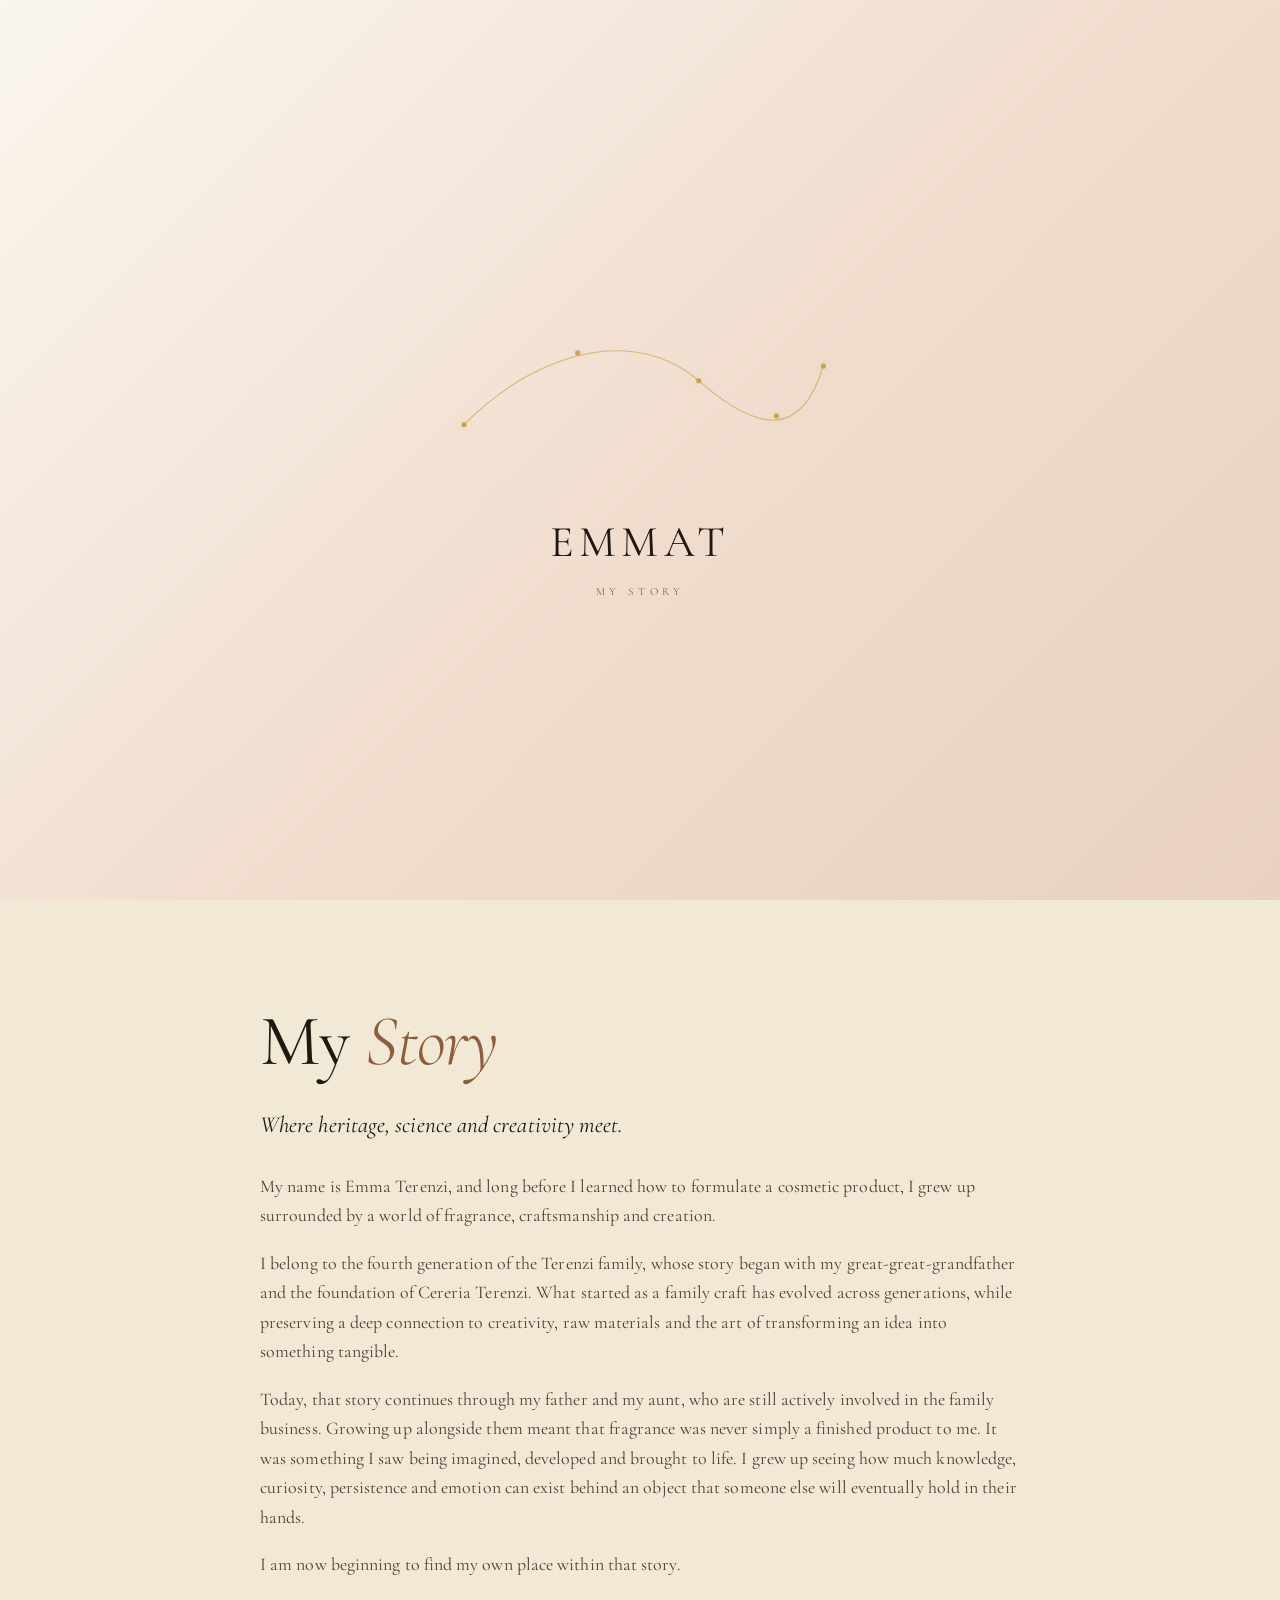
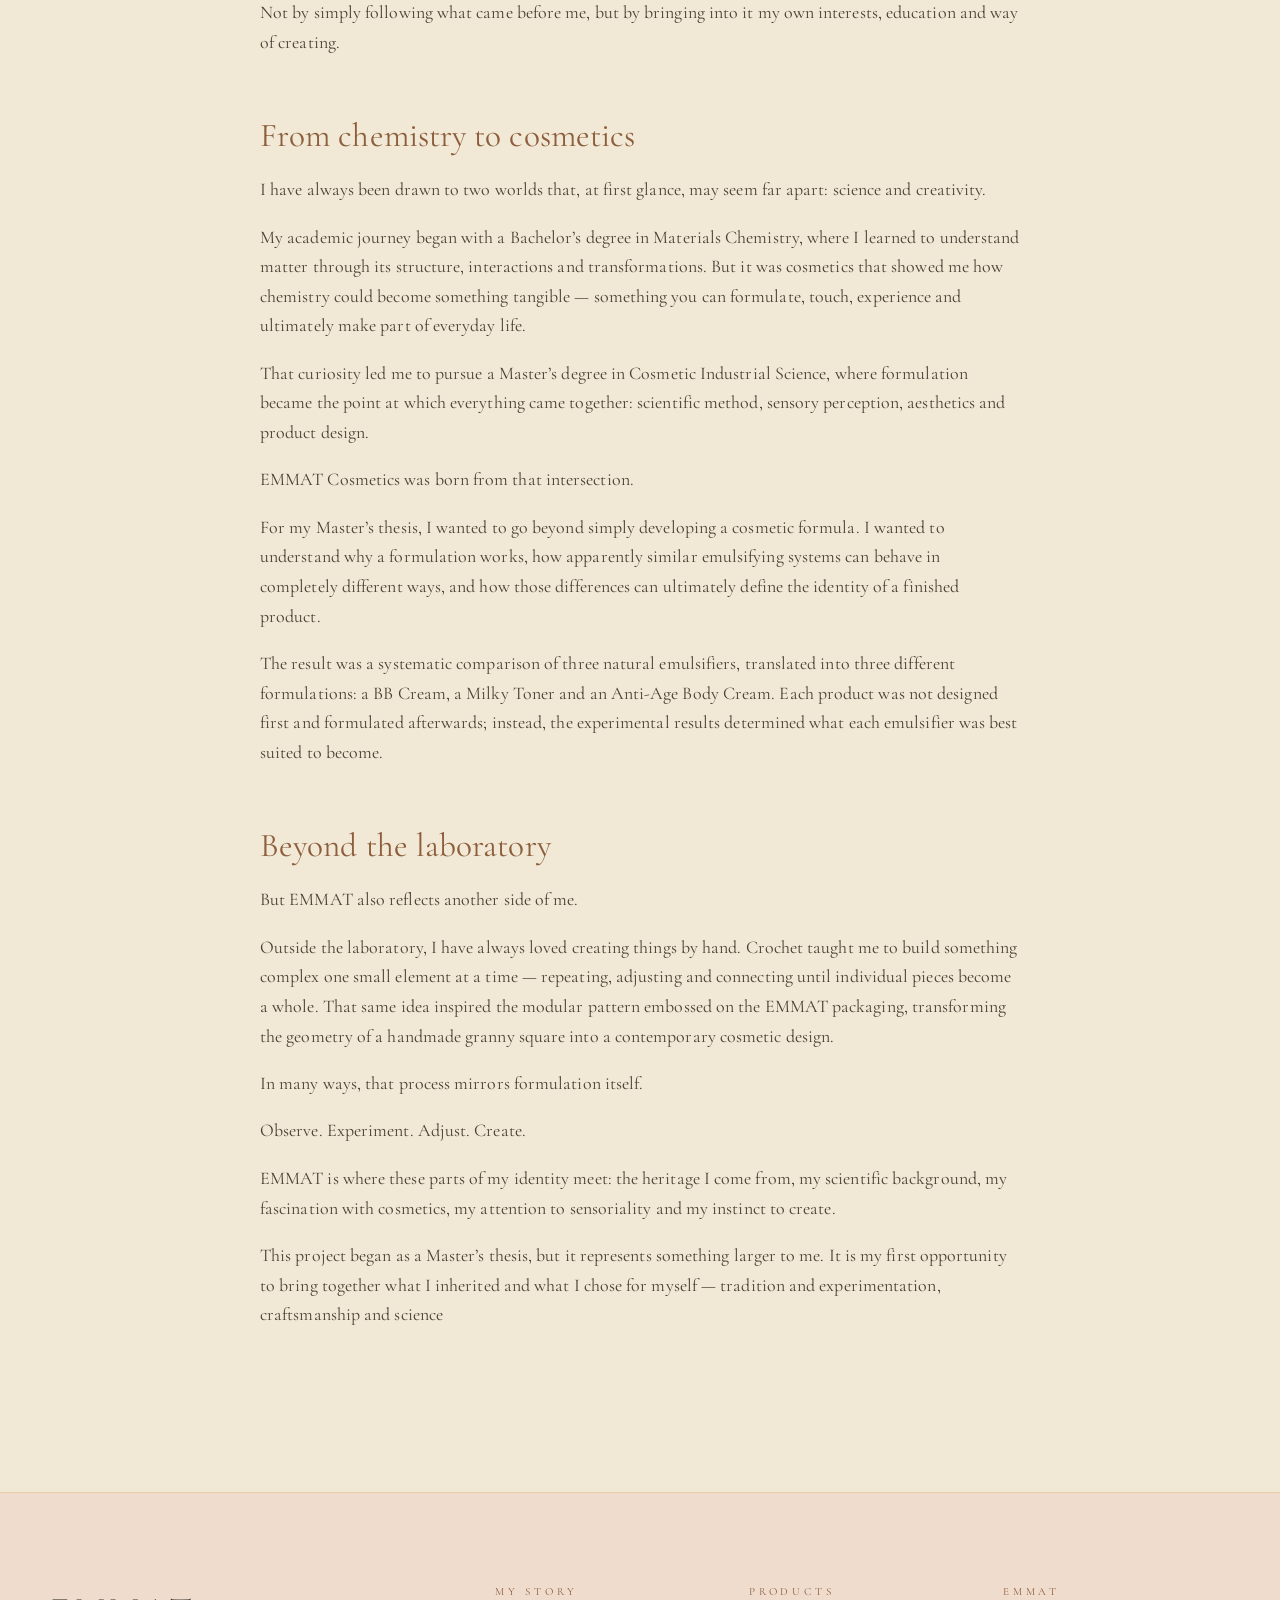
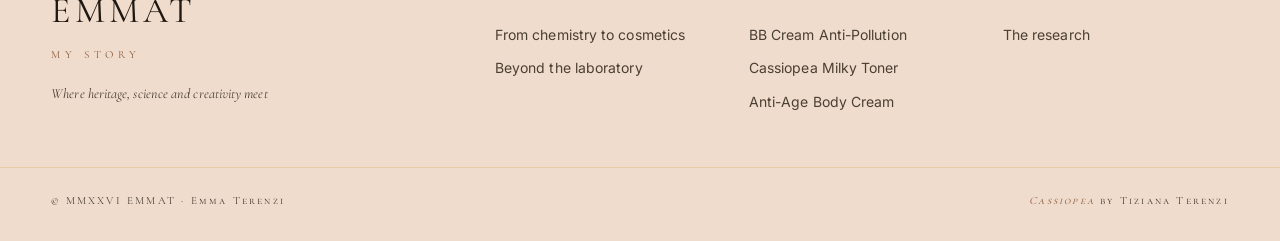
<file: story.html>
<!doctype html>
<html lang="en">
<head>
<meta charset="utf-8" />
<meta name="viewport" content="width=device-width, initial-scale=1, viewport-fit=cover" />
<meta name="theme-color" content="#F0DCCD" />
<title>EMMAT · My Story</title>
<meta name="description" content="My Story — Emma Terenzi, EMMAT Cosmetics. Where heritage, science and creativity meet." />

<meta property="og:title" content="EMMAT · My Story" />
<meta property="og:description" content="Where heritage, science and creativity meet." />
<meta property="og:image" content="assets/img/uploads/20261006-103315-1.jpg" />
<meta property="og:type" content="website" />
<meta name="twitter:card" content="summary_large_image" />

<link rel="preconnect" href="https://fonts.googleapis.com" />
<link rel="preconnect" href="https://fonts.gstatic.com" crossorigin />
<link href="https://fonts.googleapis.com/css2?family=Cormorant+Garamond:ital,wght@0,300;0,400;0,500;0,600;1,300;1,400;1,500&family=Cormorant+SC:wght@300;400;500&family=Inter:wght@300;400;500;600&display=swap" rel="stylesheet" />

<link rel="stylesheet" href="product.css" />
<link rel="icon" href="data:image/svg+xml,%3Csvg xmlns='http://www.w3.org/2000/svg' viewBox='0 0 32 32'%3E%3Crect width='32' height='32' fill='%23F0DCCD'/%3E%3Cpath d='M16 6 C11 13 9 17 9 20 a7 7 0 0 0 14 0 C23 17 21 13 16 6z' fill='%23E9C7A8' stroke='%238C5E3C' stroke-width='1.2'/%3E%3C/svg%3E" />
</head>
<body class="theme-bb theme-story">

<!-- ===================================================== LOADER -->
<div id="loader" class="loader" aria-hidden="true">
  <svg class="loader-cstl" viewBox="0 0 600 240">
    <g class="ldr-lines" stroke="rgba(201,162,78,.7)" stroke-width="1.4" fill="none">
      <path d="M60,170 C170,60 300,40 380,110 S520,190 550,90" />
    </g>
    <g class="ldr-stars" fill="#C9A24E">
      <circle cx="60" cy="170" r="3.6"/>
      <circle cx="215" cy="72" r="3.6"/>
      <circle cx="380" cy="110" r="3.6"/>
      <circle cx="486" cy="158" r="3.6"/>
      <circle cx="550" cy="90" r="3.6"/>
    </g>
  </svg>
  <div class="loader-mark">
    <span>EMMAT</span>
    <em>MY STORY</em>
  </div>
</div>

<canvas id="dust" aria-hidden="true"></canvas>
<div id="cursor" aria-hidden="true"><span></span></div>
<div id="progress" aria-hidden="true"><i></i></div>

<header class="nav" id="nav">
  <div class="nav-inner">
    <a href="index.html" class="brand" aria-label="EMMAT — back to the home page">
      <span class="brand-mark">EMMAT</span>
      <span class="brand-sub">MY STORY</span>
    </a>
    <nav class="nav-links" aria-label="Sections">
      <a href="#story">My Story</a>
      <a href="#chemistry">From chemistry to cosmetics</a>
      <a href="#laboratory">Beyond the laboratory</a>
    </nav>
    <div class="nav-dd">
      <button type="button" class="nav-dd-btn" aria-expanded="false" aria-haspopup="true" aria-controls="productsMenu">Products
        <svg viewBox="0 0 10 10" aria-hidden="true"><polyline points="1.5 3.5 5 7 8.5 3.5"></polyline></svg>
      </button>
      <ul class="nav-dd-menu" id="productsMenu">
        <li><a href="bb-cream.html">BB CREAM ANTI-POLLUTION</a></li>
        <li><a href="milky-toner.html">MILKY TONER</a></li>
        <li><a href="body-cream.html">ANTI-AGE BODY CREAM</a></li>
      </ul>
    </div>
    <button class="nav-burger" aria-label="Open menu" aria-expanded="false">
      <span></span><span></span><span></span>
    </button>
  </div>
</header>

<main id="top">

<!-- ============================================================ PHOTO -->
<figure class="story-photo">
  <img src="assets/img/uploads/20261006-103315-1.jpg" width="1536" height="1024" alt="A woman in a bordeaux blazer rests her chin on her hand beside the three Cassiopea products — BB-Cream, Milky Toner and Anti-Age Body Cream — on a stone slab draped with crochet lace" loading="lazy" />
</figure>

<!-- ============================================================ STORY -->
<section id="story" class="storia">
  <div class="container">
    <div class="storia-copy story-copy">
      <h1 class="display">My <span class="italic">Story</span></h1>
      <p class="big">Where heritage, science and creativity meet.</p>
      <p>My name is Emma Terenzi, and long before I learned how to formulate a cosmetic product, I grew up surrounded by a world of fragrance, craftsmanship and creation.</p>
      <p>I belong to the fourth generation of the Terenzi family, whose story began with my great-great-grandfather and the foundation of Cereria Terenzi. What started as a family craft has evolved across generations, while preserving a deep connection to creativity, raw materials and the art of transforming an idea into something tangible.</p>
      <p>Today, that story continues through my father and my aunt, who are still actively involved in the family business. Growing up alongside them meant that fragrance was never simply a finished product to me. It was something I saw being imagined, developed and brought to life. I grew up seeing how much knowledge, curiosity, persistence and emotion can exist behind an object that someone else will eventually hold in their hands.</p>
      <p>I am now beginning to find my own place within that story.</p>
      <p>Not by simply following what came before me, but by bringing into it my own interests, education and way of creating.</p>

      <h2 id="chemistry">From chemistry to cosmetics</h2>
      <p>I have always been drawn to two worlds that, at first glance, may seem far apart: science and creativity.</p>
      <p>My academic journey began with a Bachelor’s degree in Materials Chemistry, where I learned to understand matter through its structure, interactions and transformations. But it was cosmetics that showed me how chemistry could become something tangible — something you can formulate, touch, experience and ultimately make part of everyday life.</p>
      <p>That curiosity led me to pursue a Master’s degree in Cosmetic Industrial Science, where formulation became the point at which everything came together: scientific method, sensory perception, aesthetics and product design.</p>
      <p>EMMAT Cosmetics was born from that intersection.</p>
      <p>For my Master’s thesis, I wanted to go beyond simply developing a cosmetic formula. I wanted to understand why a formulation works, how apparently similar emulsifying systems can behave in completely different ways, and how those differences can ultimately define the identity of a finished product.</p>
      <p>The result was a systematic comparison of three natural emulsifiers, translated into three different formulations: a BB Cream, a Milky Toner and an Anti-Age Body Cream. Each product was not designed first and formulated afterwards; instead, the experimental results determined what each emulsifier was best suited to become.</p>

      <h2 id="laboratory">Beyond the laboratory</h2>
      <p>But EMMAT also reflects another side of me.</p>
      <p>Outside the laboratory, I have always loved creating things by hand. Crochet taught me to build something complex one small element at a time — repeating, adjusting and connecting until individual pieces become a whole. That same idea inspired the modular pattern embossed on the EMMAT packaging, transforming the geometry of a handmade granny square into a contemporary cosmetic design.</p>
      <p>In many ways, that process mirrors formulation itself.</p>
      <p>Observe. Experiment. Adjust. Create.</p>
      <p>EMMAT is where these parts of my identity meet: the heritage I come from, my scientific background, my fascination with cosmetics, my attention to sensoriality and my instinct to create.</p>
      <p>This project began as a Master’s thesis, but it represents something larger to me. It is my first opportunity to bring together what I inherited and what I chose for myself — tradition and experimentation, craftsmanship and science</p>
    </div>
  </div>
</section>

</main>

<footer class="footer">
  <div class="container footer-inner">
    <div class="footer-brand">
      <span class="brand-mark big">EMMAT</span>
      <span class="brand-sub">MY STORY</span>
      <p class="footer-tag">Where heritage, science and creativity meet</p>
    </div>
    <div class="footer-cols">
      <div>
        <h4>My Story</h4>
        <a href="#chemistry">From chemistry to cosmetics</a>
        <a href="#laboratory">Beyond the laboratory</a>
      </div>
      <div>
        <h4>Products</h4>
        <a href="bb-cream.html">BB Cream Anti-Pollution</a>
        <a href="milky-toner.html">Cassiopea Milky Toner</a>
        <a href="body-cream.html">Anti-Age Body Cream</a>
      </div>
      <div>
        <h4>EMMAT</h4>
        <a href="index.html#research">The research</a>
      </div>
    </div>
  </div>
  <div class="footer-base">
    <span>© MMXXVI EMMAT · Emma Terenzi</span>
    <span><em>Cassiopea</em> by Tiziana Terenzi</span>
  </div>
</footer>

<script src="app.js"></script>
</body>
</html>
</file>
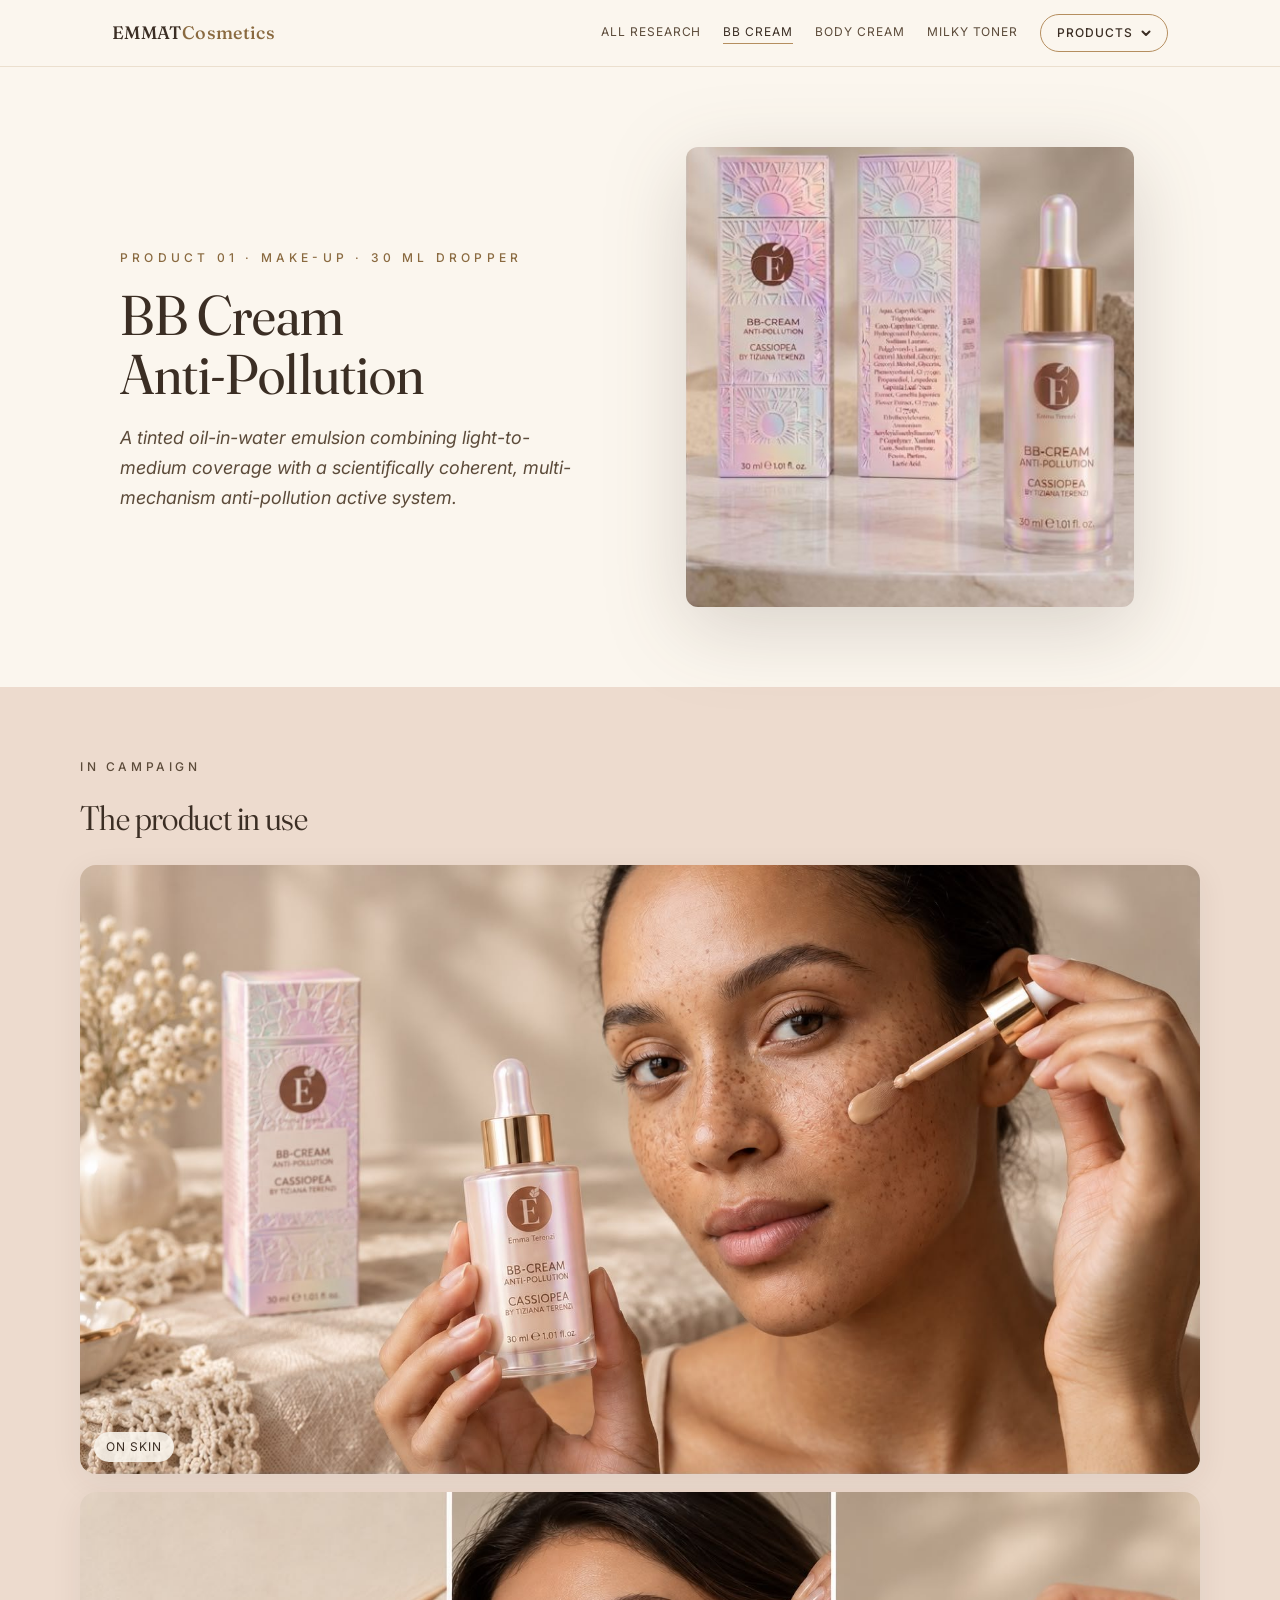
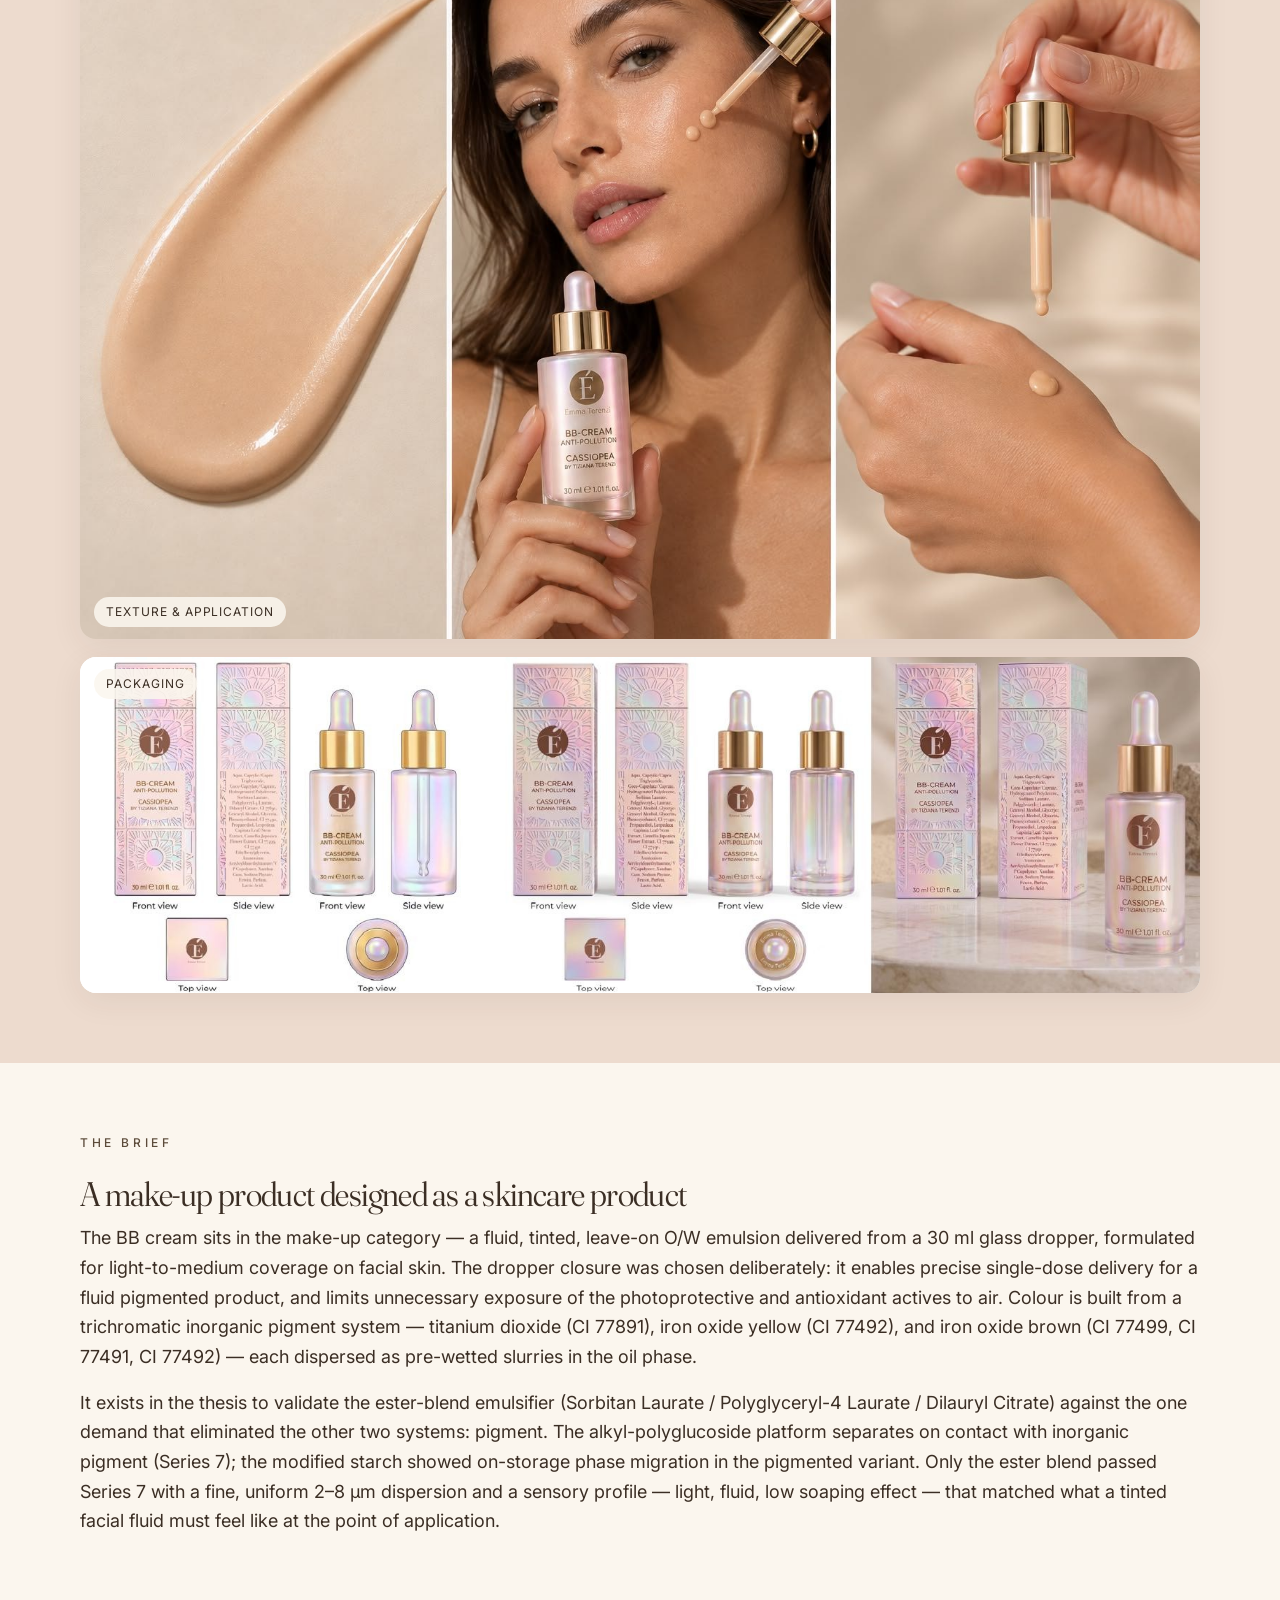
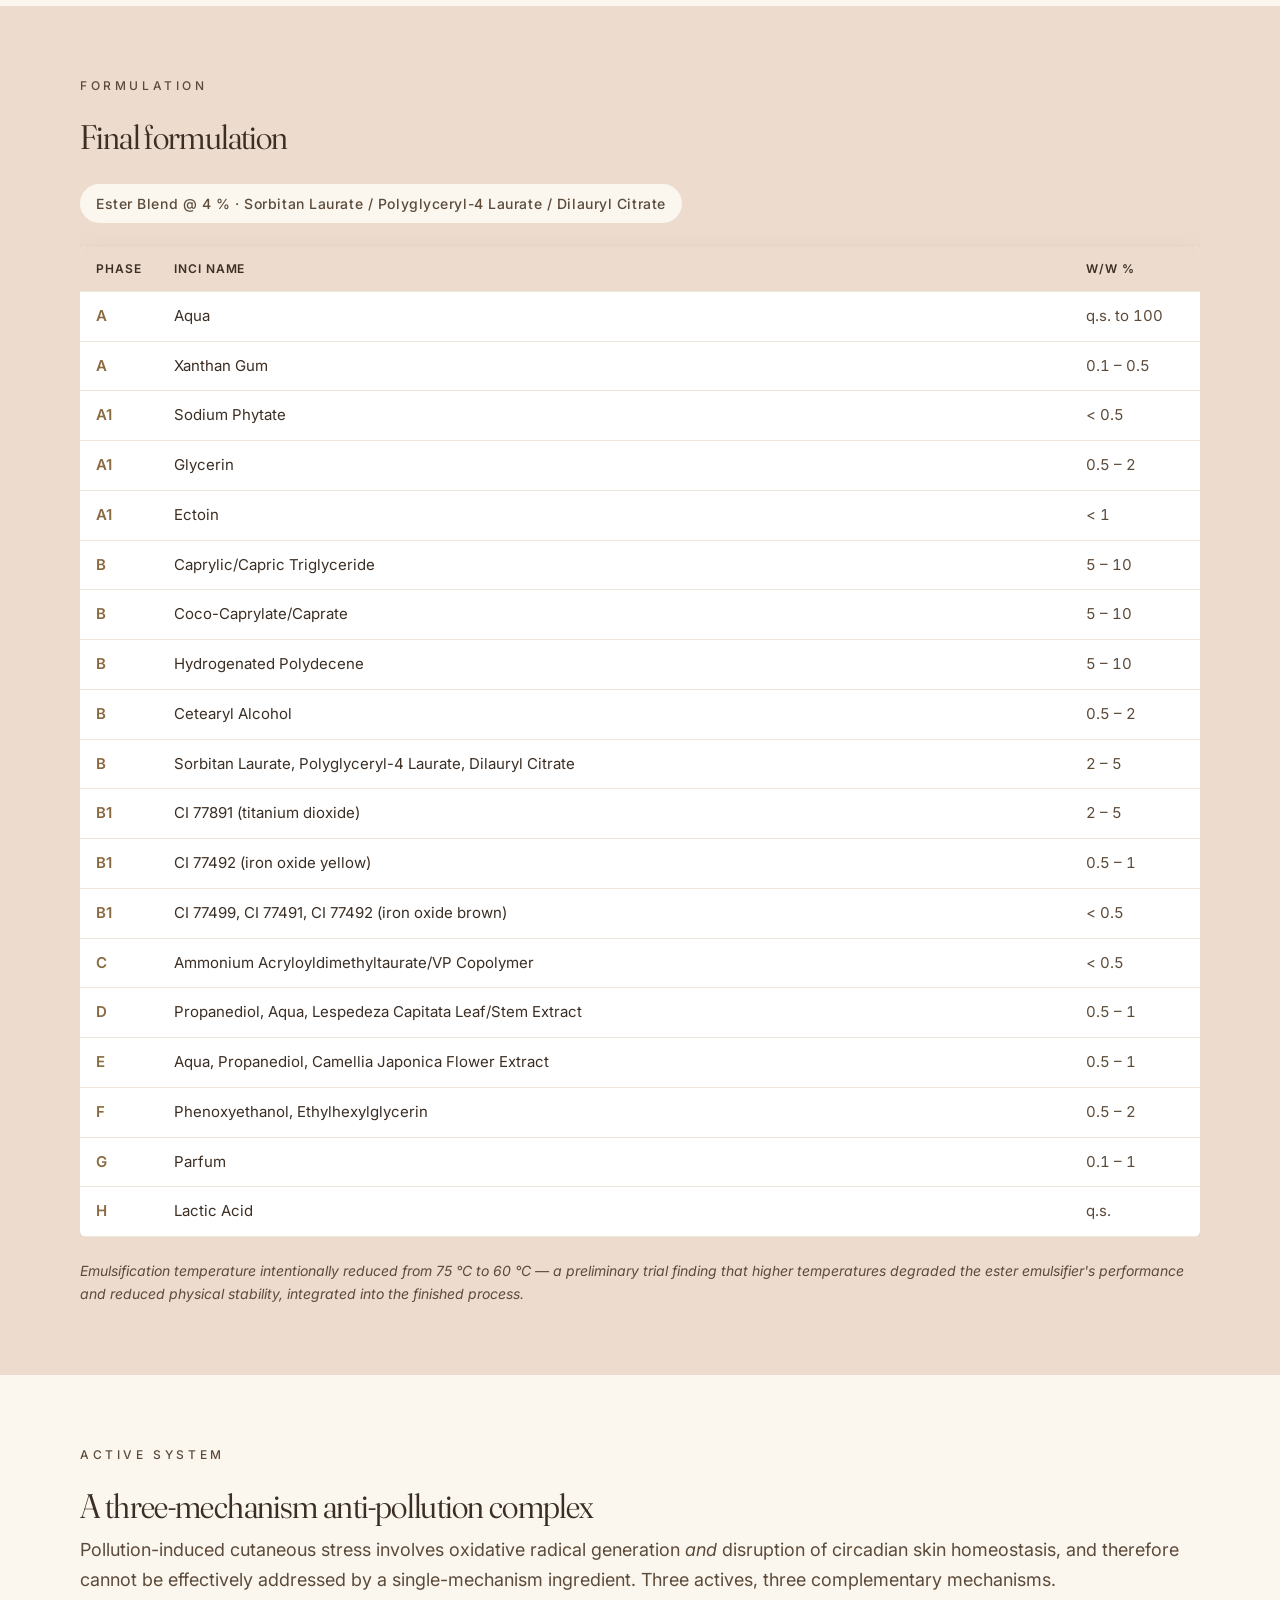
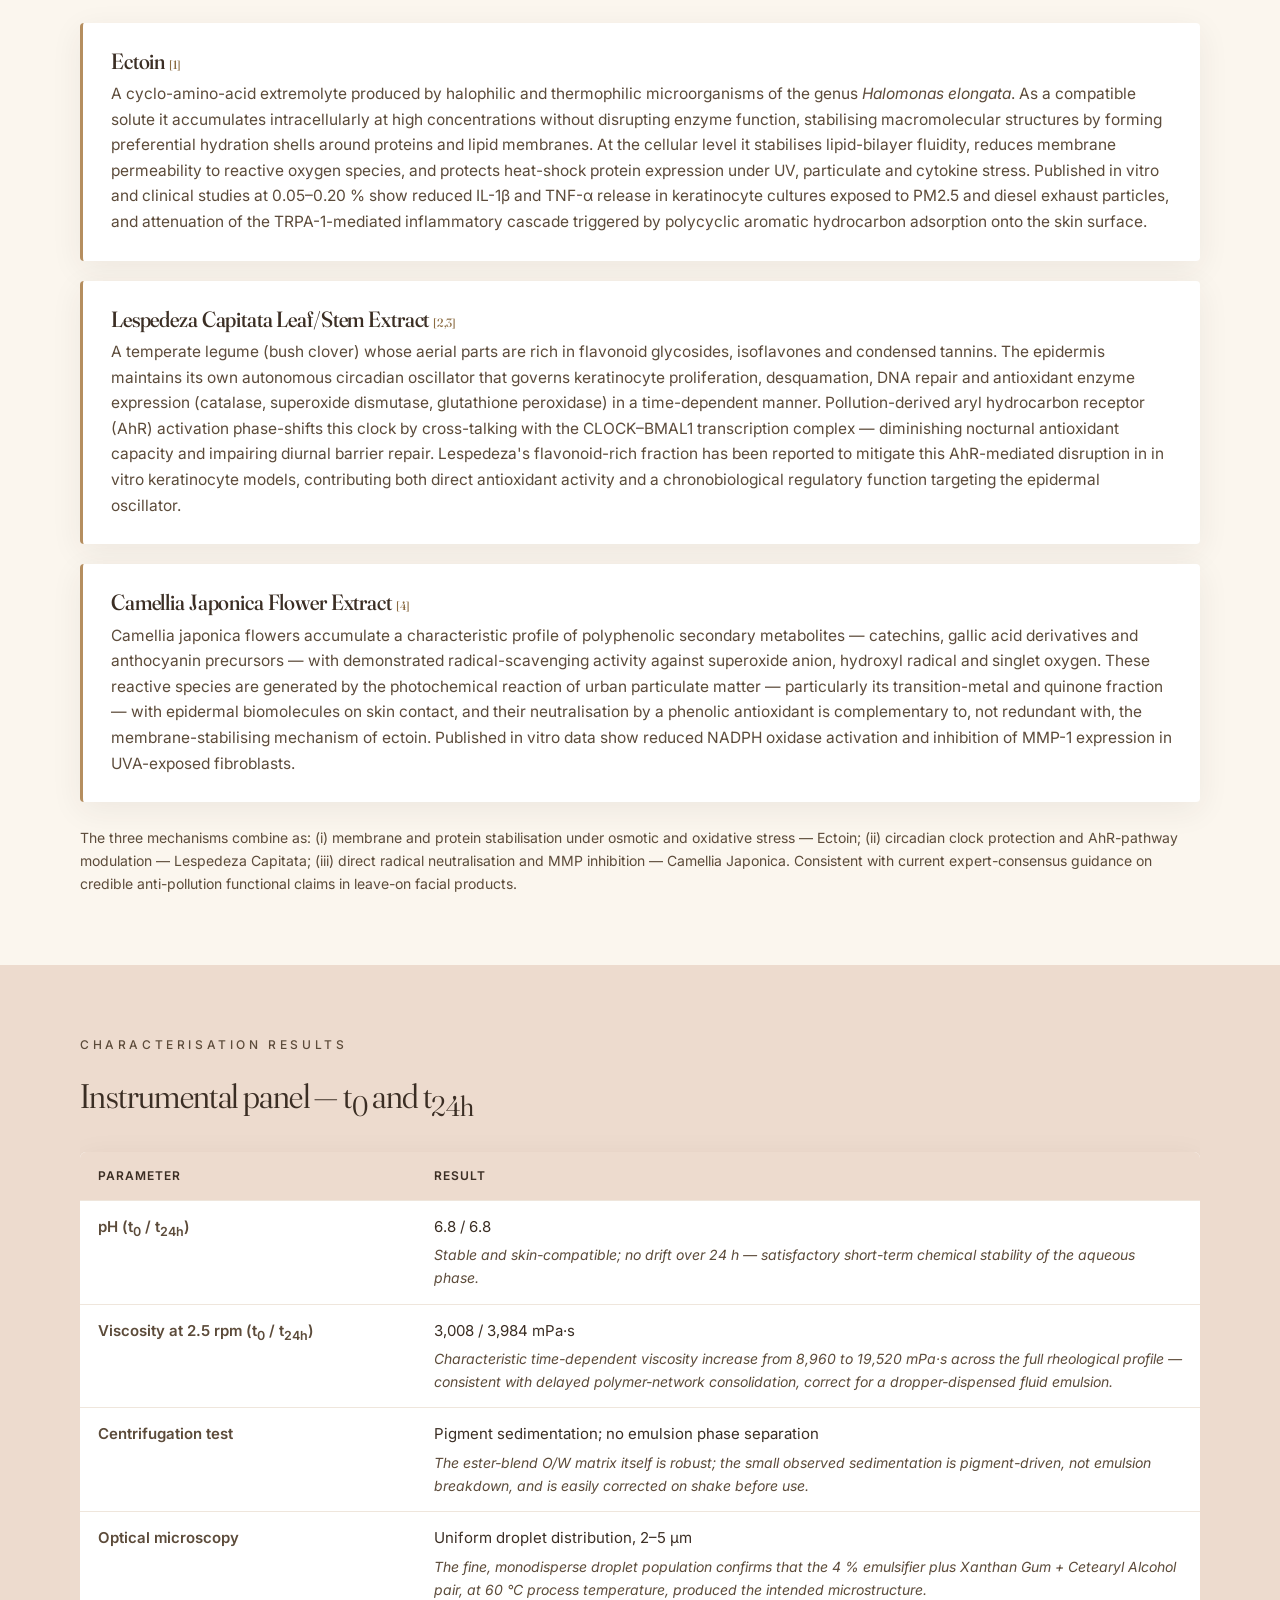
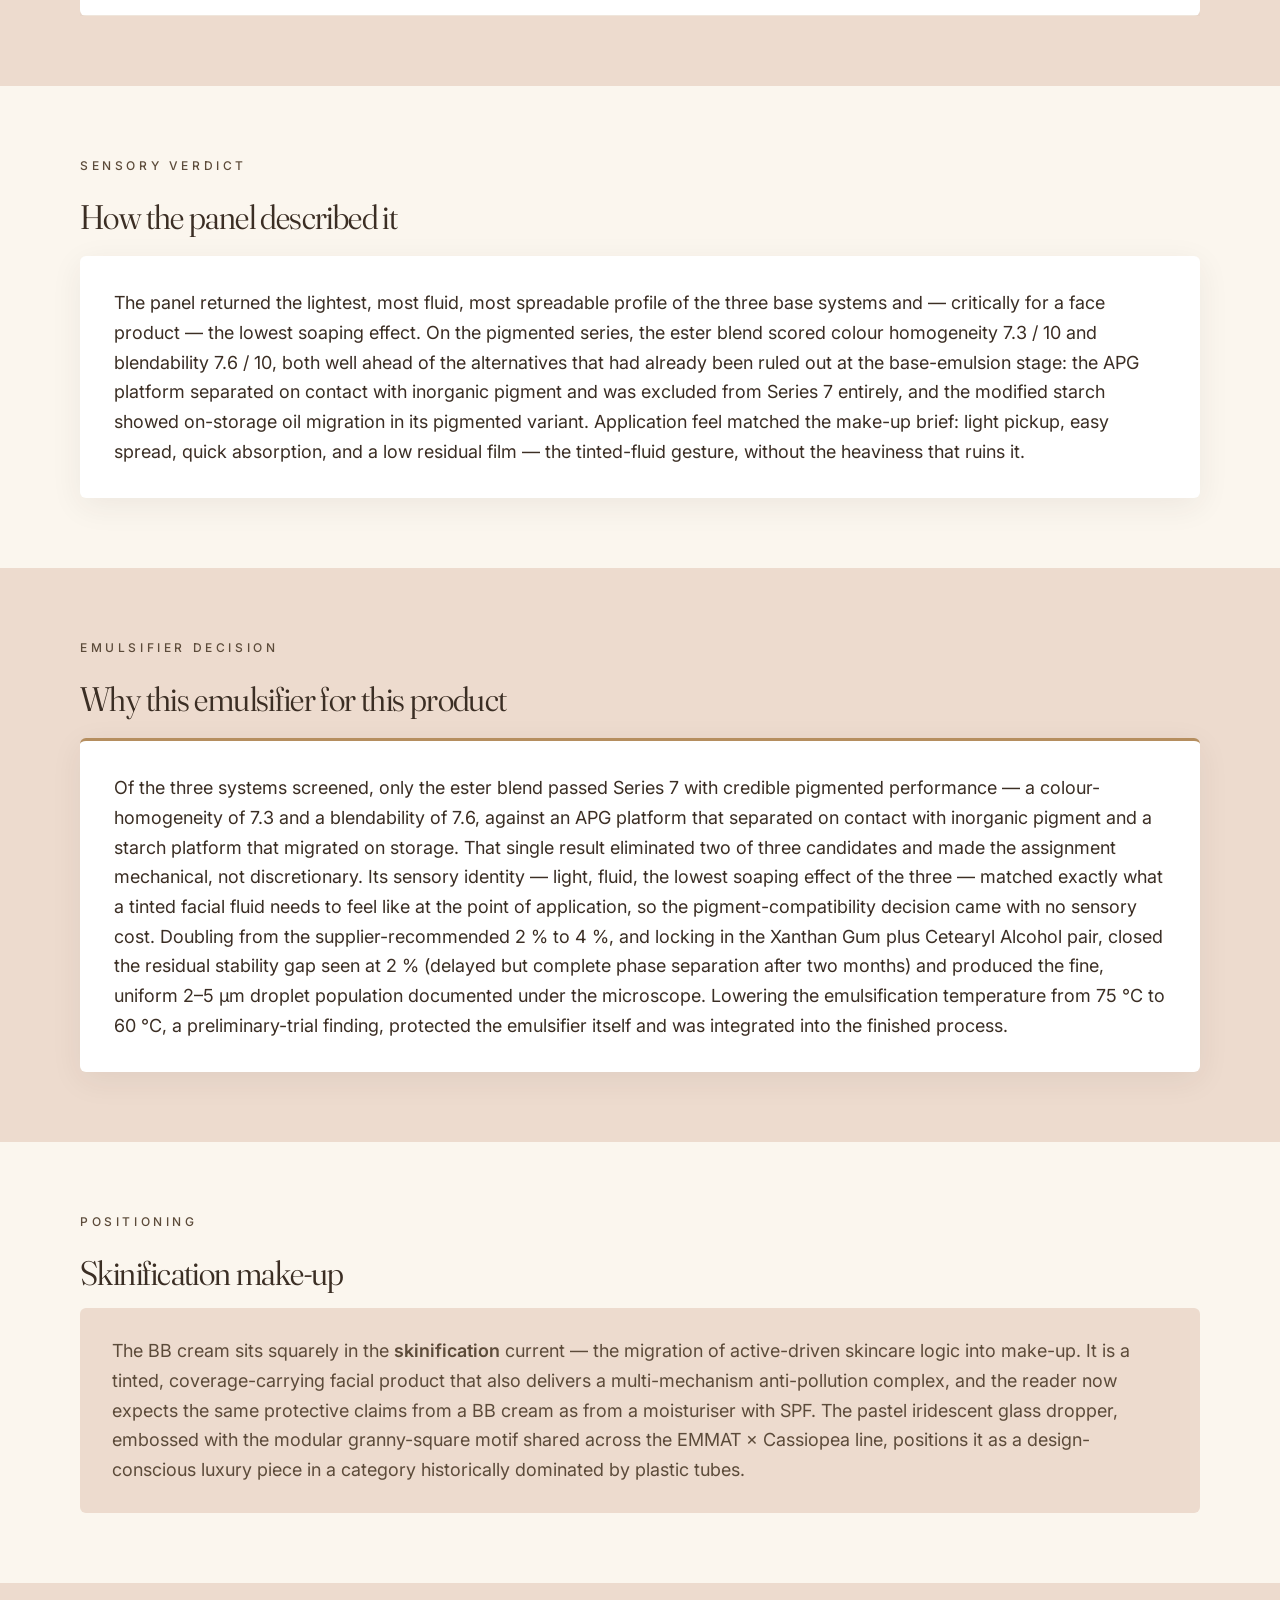
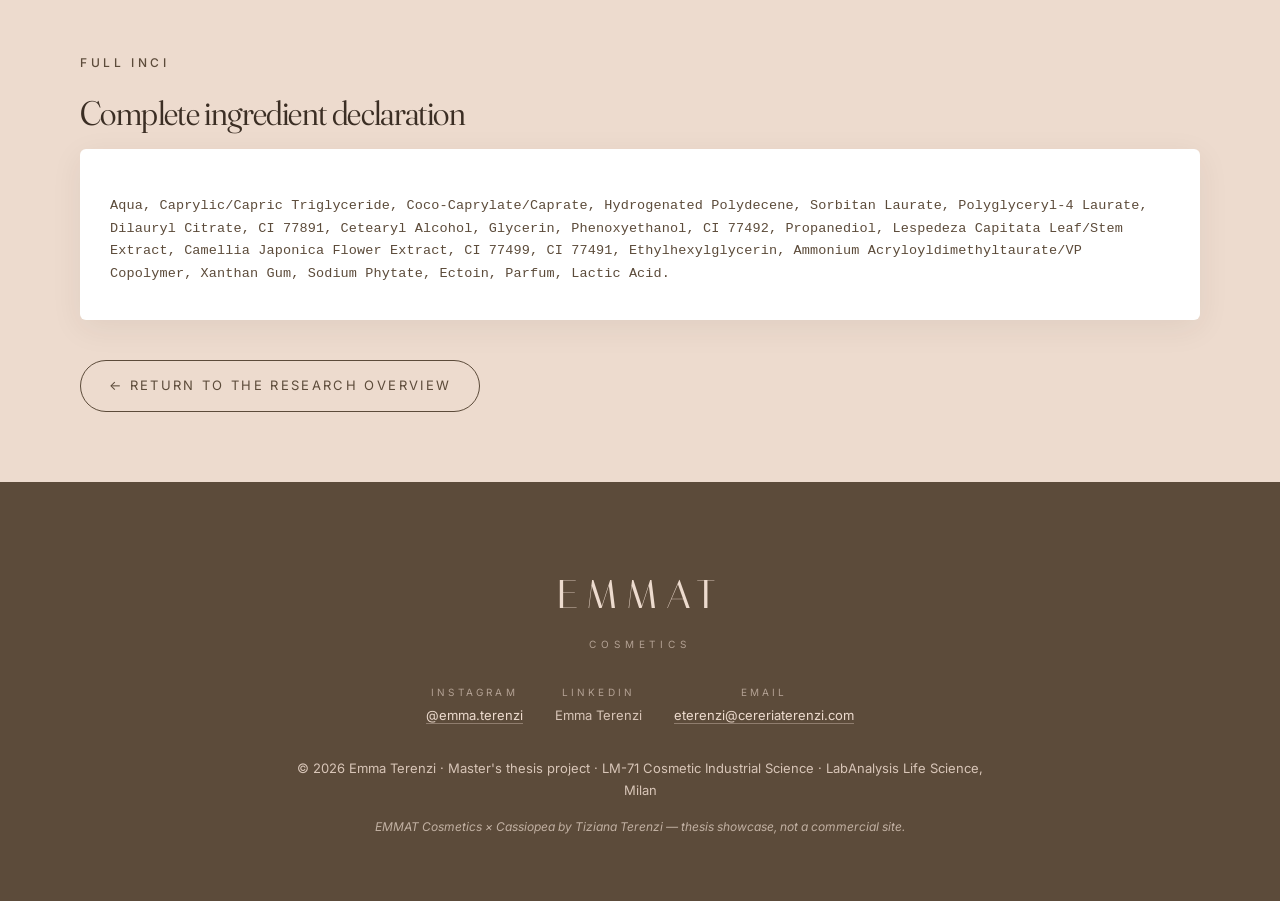
<file: products/bb-cream.html>
<!DOCTYPE html>
<html lang="en-GB">
<head>
<meta charset="UTF-8">
<meta name="viewport" content="width=device-width, initial-scale=1.0">
<title>BB Cream Anti-Pollution — EMMAT Cosmetics</title>
<meta name="description" content="The development of EMMAT's tinted anti-pollution BB cream: ester-blend emulsifier, trichromatic pigment system, and a three-active anti-pollution complex. Full formulation, characterisation and rationale.">
<meta name="theme-color" content="#FBF6EE">
<link rel="preconnect" href="https://fonts.googleapis.com">
<link rel="preconnect" href="https://fonts.gstatic.com" crossorigin>
<link href="https://fonts.googleapis.com/css2?family=Fraunces:ital,opsz,wght,SOFT,WONK@0,9..144,300..700,0..100,0..1;1,9..144,300..700,0..100,0..1&family=Italiana&family=Inter:wght@300;400;500;600&display=swap" rel="stylesheet">
<link rel="stylesheet" href="../styles.css">
</head>
<body>

<!-- ══════════════ TOP NAVIGATION ══════════════ -->
<nav class="subnav" aria-label="Main">
  <div class="subnav-inner">
    <a href="../index.html" class="subnav-brand" aria-label="EMMAT Cosmetics — home">EMMAT<span>Cosmetics</span></a>
    <div class="subnav-links">
      <a href="../index.html">All research</a>
      <a href="bb-cream.html" class="current" aria-current="page">BB Cream</a>
      <a href="body-cream.html">Body Cream</a>
      <a href="milky-toner.html">Milky Toner</a>
      <div class="nav-dd">
        <button type="button" class="nav-dd-btn" aria-expanded="false" aria-haspopup="true" aria-controls="productsMenu">Products
          <svg viewBox="0 0 10 10" aria-hidden="true"><polyline points="1.5 3.5 5 7 8.5 3.5"></polyline></svg>
        </button>
        <ul class="nav-dd-menu" id="productsMenu">
          <li><a href="../bb-cream.html">BB CREAM ANTI-POLLUTION</a></li>
          <li><a href="../milky-toner.html">MILKY TONER</a></li>
          <li><a href="../body-cream.html">ANTI-AGE BODY CREAM</a></li>
        </ul>
      </div>
    </div>
  </div>
</nav>

<!-- ══════════════ HERO ══════════════ -->
<header class="product-hero">
  <div class="product-hero-text">
    <span class="eyebrow-inline">Product 01 · Make-up · 30 ml dropper</span>
    <h1>BB Cream<br>Anti-Pollution</h1>
    <p class="tag">A tinted oil-in-water emulsion combining light-to-medium coverage with a scientifically coherent, multi-mechanism anti-pollution active system.</p>
  </div>
  <div class="product-hero-media">
    <img src="../assets/img/thesis-bb-product.jpg" alt="BB Cream Anti-Pollution 30 ml glass dropper with its pink embossed box, new É Emma Terenzi packaging">
  </div>
</header>

<main>

<!-- ══════════════ CAMPAIGN IMAGERY ══════════════ -->
<section class="pp-section section-rose pp-gallery-section">
  <div class="container">
    <span class="lede-eyebrow">In campaign</span>
    <h2>The product in use</h2>
    <div class="pp-gallery">
      <figure class="pp-gallery-item pp-gallery-wide">
        <img src="../assets/img/uploads/new1-1.jpg" width="1700" height="925" alt="BB Cream Anti-Pollution held beside the face, dropper touching the cheek, box in the background" loading="lazy">
        <figcaption>On skin</figcaption>
      </figure>
      <figure class="pp-gallery-item pp-gallery-wide">
        <img src="../assets/img/uploads/new1-2.jpg" width="1536" height="1024" alt="BB Cream swatch, application with the dropper, and a blended dot on the back of the hand" loading="lazy">
        <figcaption>Texture &amp; application</figcaption>
      </figure>
      <figure class="pp-gallery-item pp-gallery-wide pp-gallery-contain">
        <img src="../assets/img/thesis-bb-packaging.jpg" alt="BB Cream Anti-Pollution packaging views: box and dropper bottle, front, side and top, two colourways and a styled render" loading="lazy">
        <figcaption>Packaging</figcaption>
      </figure>
    </div>
  </div>
</section>

<!-- ══════════════ THE BRIEF ══════════════ -->
<section class="pp-section section-cream">
  <div class="container">
    <span class="lede-eyebrow">The brief</span>
    <h2>A make-up product designed as a skincare product</h2>
    <p>The BB cream sits in the make-up category — a fluid, tinted, leave-on O/W emulsion delivered from a 30 ml glass dropper, formulated for light-to-medium coverage on facial skin. The dropper closure was chosen deliberately: it enables precise single-dose delivery for a fluid pigmented product, and limits unnecessary exposure of the photoprotective and antioxidant actives to air. Colour is built from a trichromatic inorganic pigment system — titanium dioxide (CI 77891), iron oxide yellow (CI 77492), and iron oxide brown (CI 77499, CI 77491, CI 77492) — each dispersed as pre-wetted slurries in the oil phase.</p>
    <p>It exists in the thesis to validate the ester-blend emulsifier (Sorbitan Laurate / Polyglyceryl-4 Laurate / Dilauryl Citrate) against the one demand that eliminated the other two systems: pigment. The alkyl-polyglucoside platform separates on contact with inorganic pigment (Series 7); the modified starch showed on-storage phase migration in the pigmented variant. Only the ester blend passed Series 7 with a fine, uniform 2–8 µm dispersion and a sensory profile — light, fluid, low soaping effect — that matched what a tinted facial fluid must feel like at the point of application.</p>
  </div>
</section>

<!-- ══════════════ FORMULATION ══════════════ -->
<section class="pp-section section-rose">
  <div class="container">
    <span class="lede-eyebrow">Formulation</span>
    <h2>Final formulation</h2>
    <span class="emul-line">Ester Blend @ 4 % · Sorbitan Laurate / Polyglyceryl-4 Laurate / Dilauryl Citrate</span>
    <div class="table-scroll">
    <table class="form-table">
      <thead><tr><th scope="col">Phase</th><th scope="col">INCI name</th><th scope="col">w/w %</th></tr></thead>
      <tbody>
        <tr><td>A</td><td>Aqua</td><td>q.s. to 100</td></tr>
        <tr><td>A</td><td>Xanthan Gum</td><td>0.1 – 0.5</td></tr>
        <tr><td>A1</td><td>Sodium Phytate</td><td>&lt; 0.5</td></tr>
        <tr><td>A1</td><td>Glycerin</td><td>0.5 – 2</td></tr>
        <tr><td>A1</td><td>Ectoin</td><td>&lt; 1</td></tr>
        <tr><td>B</td><td>Caprylic/Capric Triglyceride</td><td>5 – 10</td></tr>
        <tr><td>B</td><td>Coco-Caprylate/Caprate</td><td>5 – 10</td></tr>
        <tr><td>B</td><td>Hydrogenated Polydecene</td><td>5 – 10</td></tr>
        <tr><td>B</td><td>Cetearyl Alcohol</td><td>0.5 – 2</td></tr>
        <tr><td>B</td><td>Sorbitan Laurate, Polyglyceryl-4 Laurate, Dilauryl Citrate</td><td>2 – 5</td></tr>
        <tr><td>B1</td><td>CI 77891 (titanium dioxide)</td><td>2 – 5</td></tr>
        <tr><td>B1</td><td>CI 77492 (iron oxide yellow)</td><td>0.5 – 1</td></tr>
        <tr><td>B1</td><td>CI 77499, CI 77491, CI 77492 (iron oxide brown)</td><td>&lt; 0.5</td></tr>
        <tr><td>C</td><td>Ammonium Acryloyldimethyltaurate/VP Copolymer</td><td>&lt; 0.5</td></tr>
        <tr><td>D</td><td>Propanediol, Aqua, Lespedeza Capitata Leaf/Stem Extract</td><td>0.5 – 1</td></tr>
        <tr><td>E</td><td>Aqua, Propanediol, Camellia Japonica Flower Extract</td><td>0.5 – 1</td></tr>
        <tr><td>F</td><td>Phenoxyethanol, Ethylhexylglycerin</td><td>0.5 – 2</td></tr>
        <tr><td>G</td><td>Parfum</td><td>0.1 – 1</td></tr>
        <tr><td>H</td><td>Lactic Acid</td><td>q.s.</td></tr>
      </tbody>
    </table>
    </div>
    <p class="pp-note">Emulsification temperature intentionally reduced from 75 °C to 60 °C — a preliminary trial finding that higher temperatures degraded the ester emulsifier's performance and reduced physical stability, integrated into the finished process.</p>
  </div>
</section>

<!-- ══════════════ ACTIVE SYSTEM DEEP DIVE ══════════════ -->
<section class="pp-section section-cream">
  <div class="container">
    <span class="lede-eyebrow">Active system</span>
    <h2>A three-mechanism anti-pollution complex</h2>
    <p class="pp-intro">Pollution-induced cutaneous stress involves oxidative radical generation <em>and</em> disruption of circadian skin homeostasis, and therefore cannot be effectively addressed by a single-mechanism ingredient. Three actives, three complementary mechanisms.</p>

    <div class="active-block">
      <h4>Ectoin <span class="ref">[1]</span></h4>
      <p>A cyclo-amino-acid extremolyte produced by halophilic and thermophilic microorganisms of the genus <em>Halomonas elongata</em>. As a compatible solute it accumulates intracellularly at high concentrations without disrupting enzyme function, stabilising macromolecular structures by forming preferential hydration shells around proteins and lipid membranes. At the cellular level it stabilises lipid-bilayer fluidity, reduces membrane permeability to reactive oxygen species, and protects heat-shock protein expression under UV, particulate and cytokine stress. Published in vitro and clinical studies at 0.05–0.20 % show reduced IL-1β and TNF-α release in keratinocyte cultures exposed to PM2.5 and diesel exhaust particles, and attenuation of the TRPA-1-mediated inflammatory cascade triggered by polycyclic aromatic hydrocarbon adsorption onto the skin surface.</p>
    </div>

    <div class="active-block">
      <h4>Lespedeza Capitata Leaf/Stem Extract <span class="ref">[2,3]</span></h4>
      <p>A temperate legume (bush clover) whose aerial parts are rich in flavonoid glycosides, isoflavones and condensed tannins. The epidermis maintains its own autonomous circadian oscillator that governs keratinocyte proliferation, desquamation, DNA repair and antioxidant enzyme expression (catalase, superoxide dismutase, glutathione peroxidase) in a time-dependent manner. Pollution-derived aryl hydrocarbon receptor (AhR) activation phase-shifts this clock by cross-talking with the CLOCK–BMAL1 transcription complex — diminishing nocturnal antioxidant capacity and impairing diurnal barrier repair. Lespedeza's flavonoid-rich fraction has been reported to mitigate this AhR-mediated disruption in in vitro keratinocyte models, contributing both direct antioxidant activity and a chronobiological regulatory function targeting the epidermal oscillator.</p>
    </div>

    <div class="active-block">
      <h4>Camellia Japonica Flower Extract <span class="ref">[4]</span></h4>
      <p>Camellia japonica flowers accumulate a characteristic profile of polyphenolic secondary metabolites — catechins, gallic acid derivatives and anthocyanin precursors — with demonstrated radical-scavenging activity against superoxide anion, hydroxyl radical and singlet oxygen. These reactive species are generated by the photochemical reaction of urban particulate matter — particularly its transition-metal and quinone fraction — with epidermal biomolecules on skin contact, and their neutralisation by a phenolic antioxidant is complementary to, not redundant with, the membrane-stabilising mechanism of ectoin. Published in vitro data show reduced NADPH oxidase activation and inhibition of MMP-1 expression in UVA-exposed fibroblasts.</p>
    </div>

    <p class="pp-summary">The three mechanisms combine as: (i) membrane and protein stabilisation under osmotic and oxidative stress — Ectoin; (ii) circadian clock protection and AhR-pathway modulation — Lespedeza Capitata; (iii) direct radical neutralisation and MMP inhibition — Camellia Japonica. Consistent with current expert-consensus guidance on credible anti-pollution functional claims in leave-on facial products.</p>
  </div>
</section>

<!-- ══════════════ CHARACTERISATION RESULTS ══════════════ -->
<section class="pp-section section-rose">
  <div class="container">
    <span class="lede-eyebrow">Characterisation results</span>
    <h2>Instrumental panel — t<sub>0</sub> and t<sub>24h</sub></h2>
    <div class="table-scroll">
    <table class="results-table">
      <thead><tr><th scope="col">Parameter</th><th scope="col">Result</th></tr></thead>
      <tbody>
        <tr>
          <td>pH (t<sub>0</sub> / t<sub>24h</sub>)</td>
          <td>6.8 / 6.8
            <span class="interp">Stable and skin-compatible; no drift over 24 h — satisfactory short-term chemical stability of the aqueous phase.</span>
          </td>
        </tr>
        <tr>
          <td>Viscosity at 2.5 rpm (t<sub>0</sub> / t<sub>24h</sub>)</td>
          <td>3,008 / 3,984 mPa·s
            <span class="interp">Characteristic time-dependent viscosity increase from 8,960 to 19,520 mPa·s across the full rheological profile — consistent with delayed polymer-network consolidation, correct for a dropper-dispensed fluid emulsion.</span>
          </td>
        </tr>
        <tr>
          <td>Centrifugation test</td>
          <td>Pigment sedimentation; no emulsion phase separation
            <span class="interp">The ester-blend O/W matrix itself is robust; the small observed sedimentation is pigment-driven, not emulsion breakdown, and is easily corrected on shake before use.</span>
          </td>
        </tr>
        <tr>
          <td>Optical microscopy</td>
          <td>Uniform droplet distribution, 2–5 µm
            <span class="interp">The fine, monodisperse droplet population confirms that the 4 % emulsifier plus Xanthan Gum + Cetearyl Alcohol pair, at 60 °C process temperature, produced the intended microstructure.</span>
          </td>
        </tr>
      </tbody>
    </table>
    </div>
  </div>
</section>

<!-- ══════════════ SENSORY VERDICT ══════════════ -->
<section class="pp-section section-cream">
  <div class="container">
    <span class="lede-eyebrow">Sensory verdict</span>
    <h2>How the panel described it</h2>
    <div class="verdict-panel">
      <p>The panel returned the lightest, most fluid, most spreadable profile of the three base systems and — critically for a face product — the lowest soaping effect. On the pigmented series, the ester blend scored colour homogeneity 7.3 / 10 and blendability 7.6 / 10, both well ahead of the alternatives that had already been ruled out at the base-emulsion stage: the APG platform separated on contact with inorganic pigment and was excluded from Series 7 entirely, and the modified starch showed on-storage oil migration in its pigmented variant. Application feel matched the make-up brief: light pickup, easy spread, quick absorption, and a low residual film — the tinted-fluid gesture, without the heaviness that ruins it.</p>
    </div>
  </div>
</section>

<!-- ══════════════ EMULSIFIER RATIONALE ══════════════ -->
<section class="pp-section section-rose">
  <div class="container">
    <span class="lede-eyebrow">Emulsifier decision</span>
    <h2>Why this emulsifier for this product</h2>
    <div class="rationale-panel">
      <p>Of the three systems screened, only the ester blend passed Series 7 with credible pigmented performance — a colour-homogeneity of 7.3 and a blendability of 7.6, against an APG platform that separated on contact with inorganic pigment and a starch platform that migrated on storage. That single result eliminated two of three candidates and made the assignment mechanical, not discretionary. Its sensory identity — light, fluid, the lowest soaping effect of the three — matched exactly what a tinted facial fluid needs to feel like at the point of application, so the pigment-compatibility decision came with no sensory cost. Doubling from the supplier-recommended 2 % to 4 %, and locking in the Xanthan Gum plus Cetearyl Alcohol pair, closed the residual stability gap seen at 2 % (delayed but complete phase separation after two months) and produced the fine, uniform 2–5 µm droplet population documented under the microscope. Lowering the emulsification temperature from 75 °C to 60 °C, a preliminary-trial finding, protected the emulsifier itself and was integrated into the finished process.</p>
    </div>
  </div>
</section>

<!-- ══════════════ POSITIONING ══════════════ -->
<section class="pp-section section-cream">
  <div class="container">
    <span class="lede-eyebrow">Positioning</span>
    <h2>Skinification make-up</h2>
    <div class="positioning-panel">
      <p>The BB cream sits squarely in the <strong>skinification</strong> current — the migration of active-driven skincare logic into make-up. It is a tinted, coverage-carrying facial product that also delivers a multi-mechanism anti-pollution complex, and the reader now expects the same protective claims from a BB cream as from a moisturiser with SPF. The pastel iridescent glass dropper, embossed with the modular granny-square motif shared across the EMMAT × Cassiopea line, positions it as a design-conscious luxury piece in a category historically dominated by plastic tubes.</p>
    </div>
  </div>
</section>

<!-- ══════════════ FULL INCI ══════════════ -->
<section class="pp-section section-rose">
  <div class="container">
    <span class="lede-eyebrow">Full INCI</span>
    <h2>Complete ingredient declaration</h2>
    <div class="inci-panel">
      <p class="inci">Aqua, Caprylic/Capric Triglyceride, Coco-Caprylate/Caprate, Hydrogenated Polydecene, Sorbitan Laurate, Polyglyceryl-4 Laurate, Dilauryl Citrate, CI 77891, Cetearyl Alcohol, Glycerin, Phenoxyethanol, CI 77492, Propanediol, Lespedeza Capitata Leaf/Stem Extract, Camellia Japonica Flower Extract, CI 77499, CI 77491, Ethylhexylglycerin, Ammonium Acryloyldimethyltaurate/VP Copolymer, Xanthan Gum, Sodium Phytate, Ectoin, Parfum, Lactic Acid.</p>
    </div>
    <a href="../index.html" class="back-link">← Return to the research overview</a>
  </div>
</section>

</main>

<!-- ══════════════ FOOTER ══════════════ -->
<footer class="footer">
  <div class="container">
    <div class="footer-inner">
      <div class="footer-brand">EMMAT<span>Cosmetics</span></div>
      <div class="footer-contacts" id="contacts" aria-label="Contacts">
        <div><span class="fc-label">Instagram</span><a href="https://www.instagram.com/emma.terenzi/" target="_blank" rel="noopener">@emma.terenzi</a></div>
        <div><span class="fc-label">LinkedIn</span>Emma Terenzi</div>
        <div><span class="fc-label">Email</span><a href="mailto:eterenzi@cereriaterenzi.com">eterenzi@cereriaterenzi.com</a></div>
      </div>
      <p class="footer-line">© 2026 Emma Terenzi · Master's thesis project · LM-71 Cosmetic Industrial Science · LabAnalysis Life Science, Milan</p>
      <p class="footer-line muted">EMMAT Cosmetics × Cassiopea by Tiziana Terenzi — thesis showcase, not a commercial site.</p>
    </div>
  </div>
</footer>

<script src="../app.js"></script>
</body>
</html>
</file>
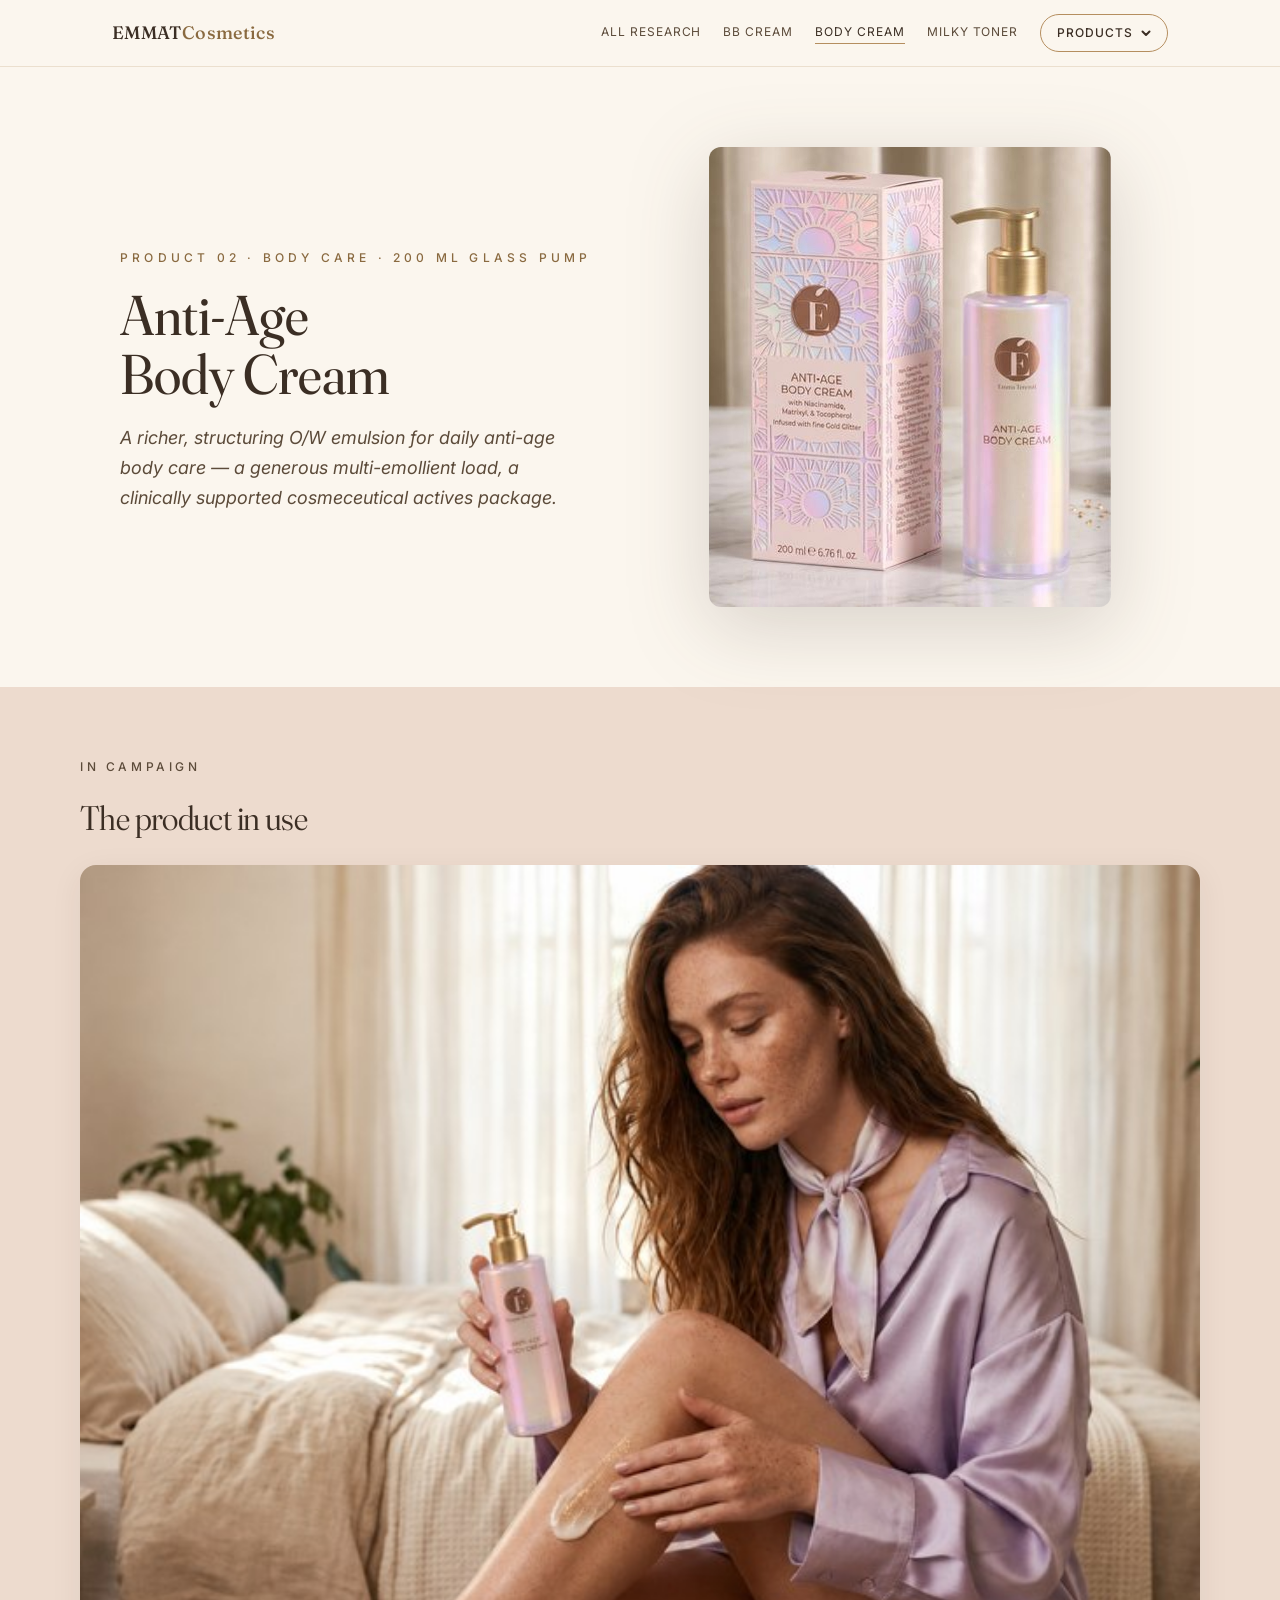
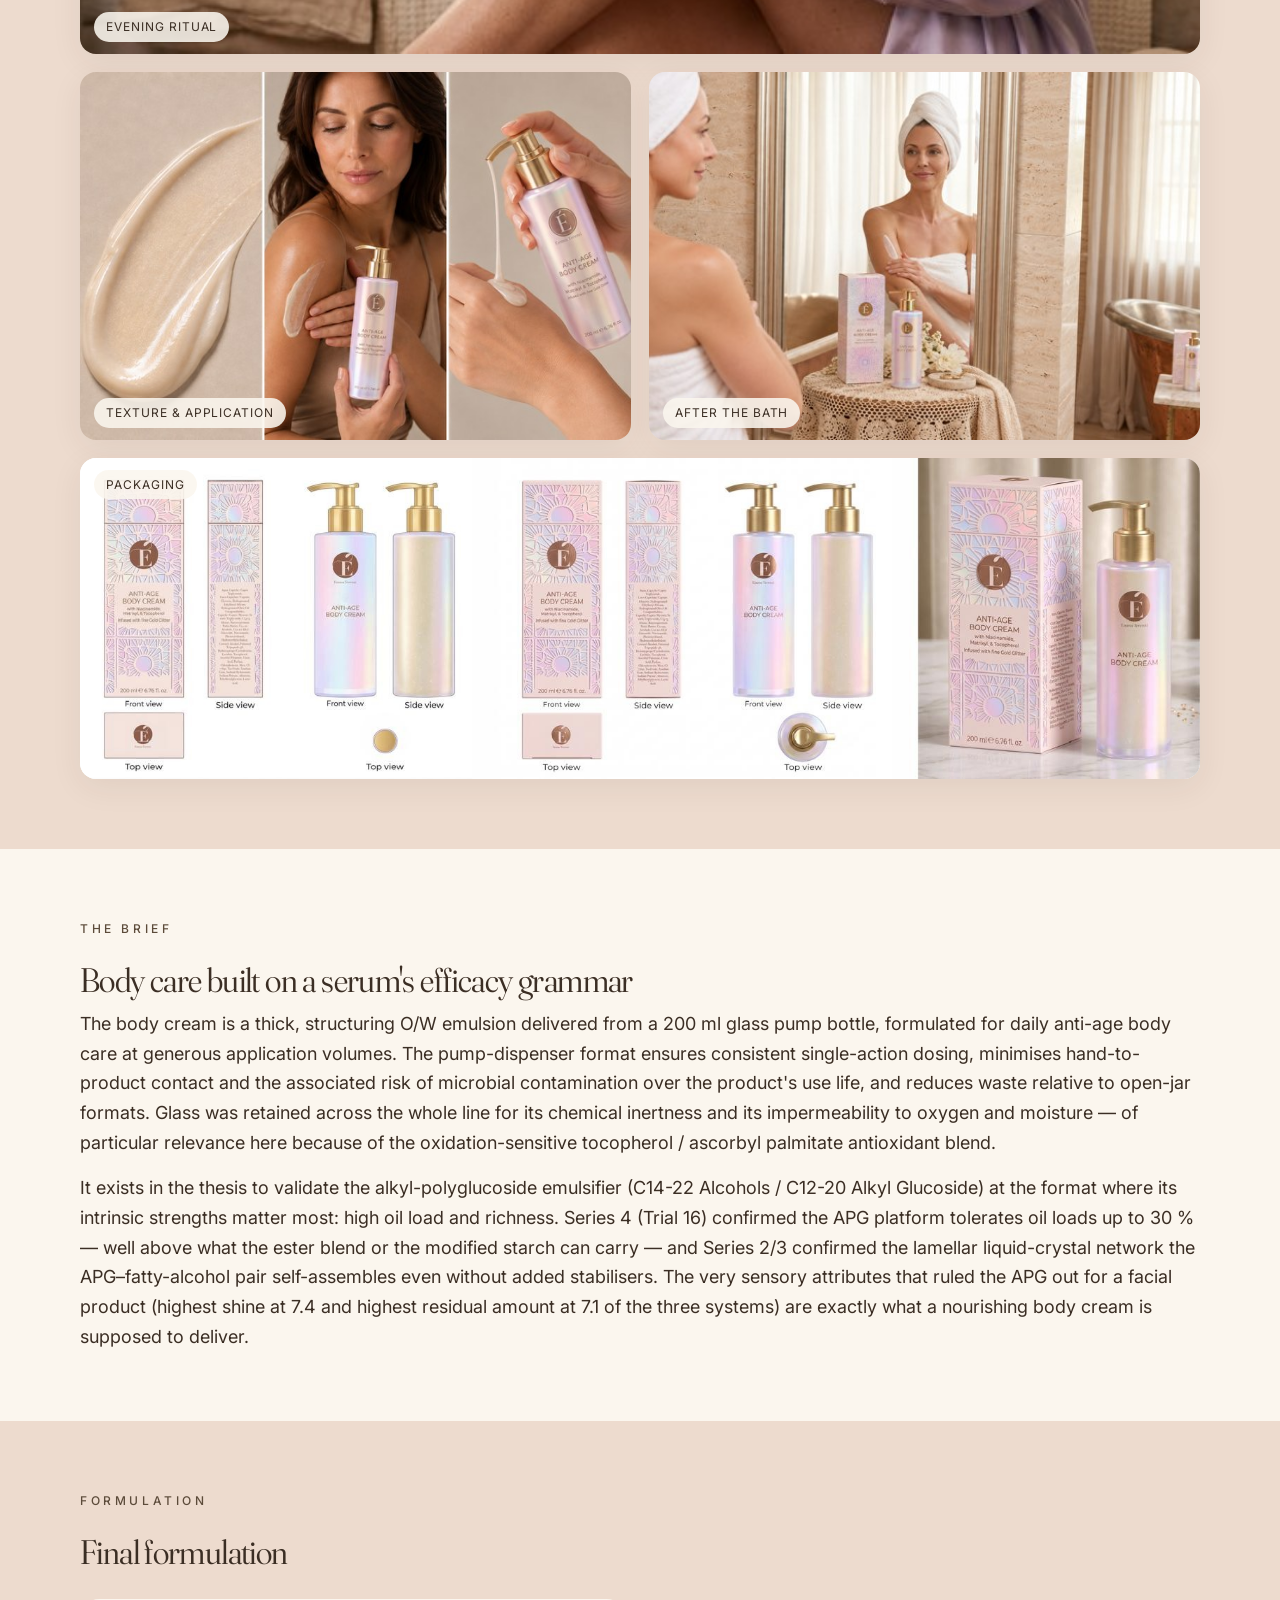
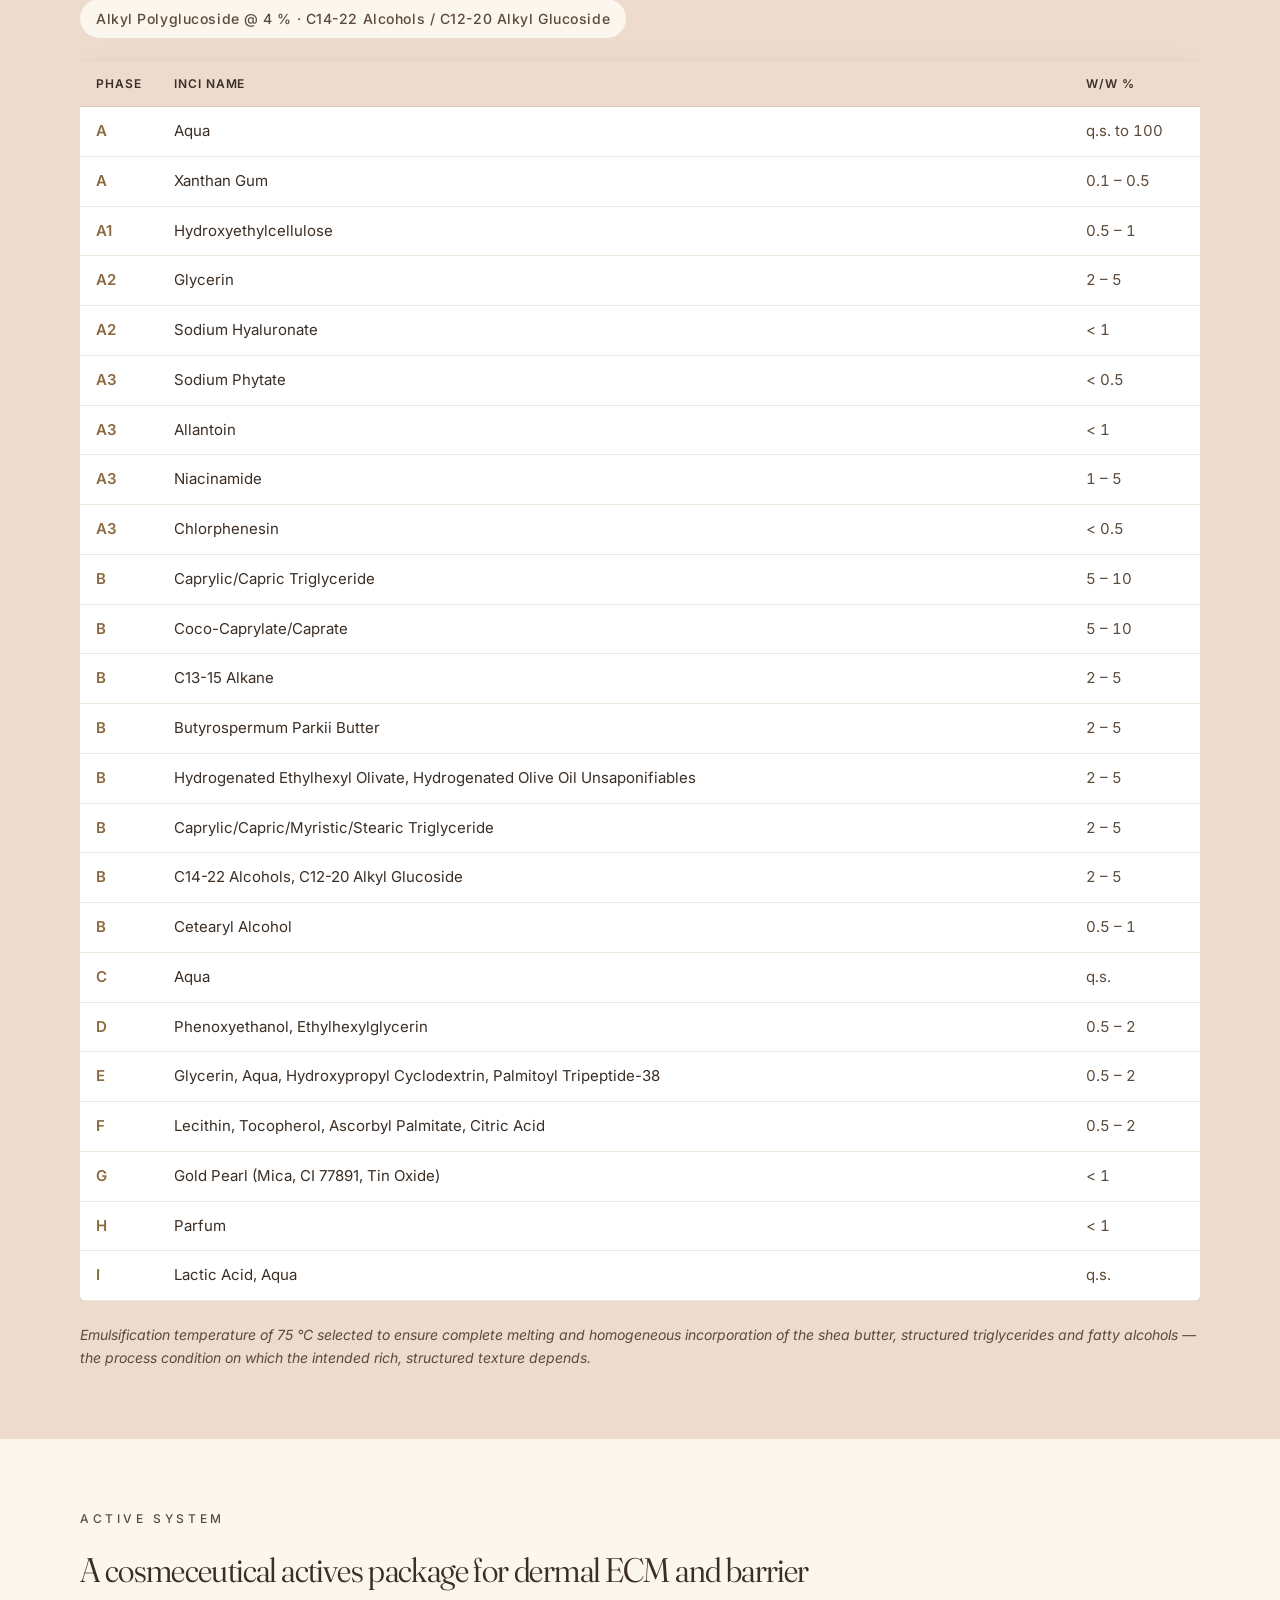
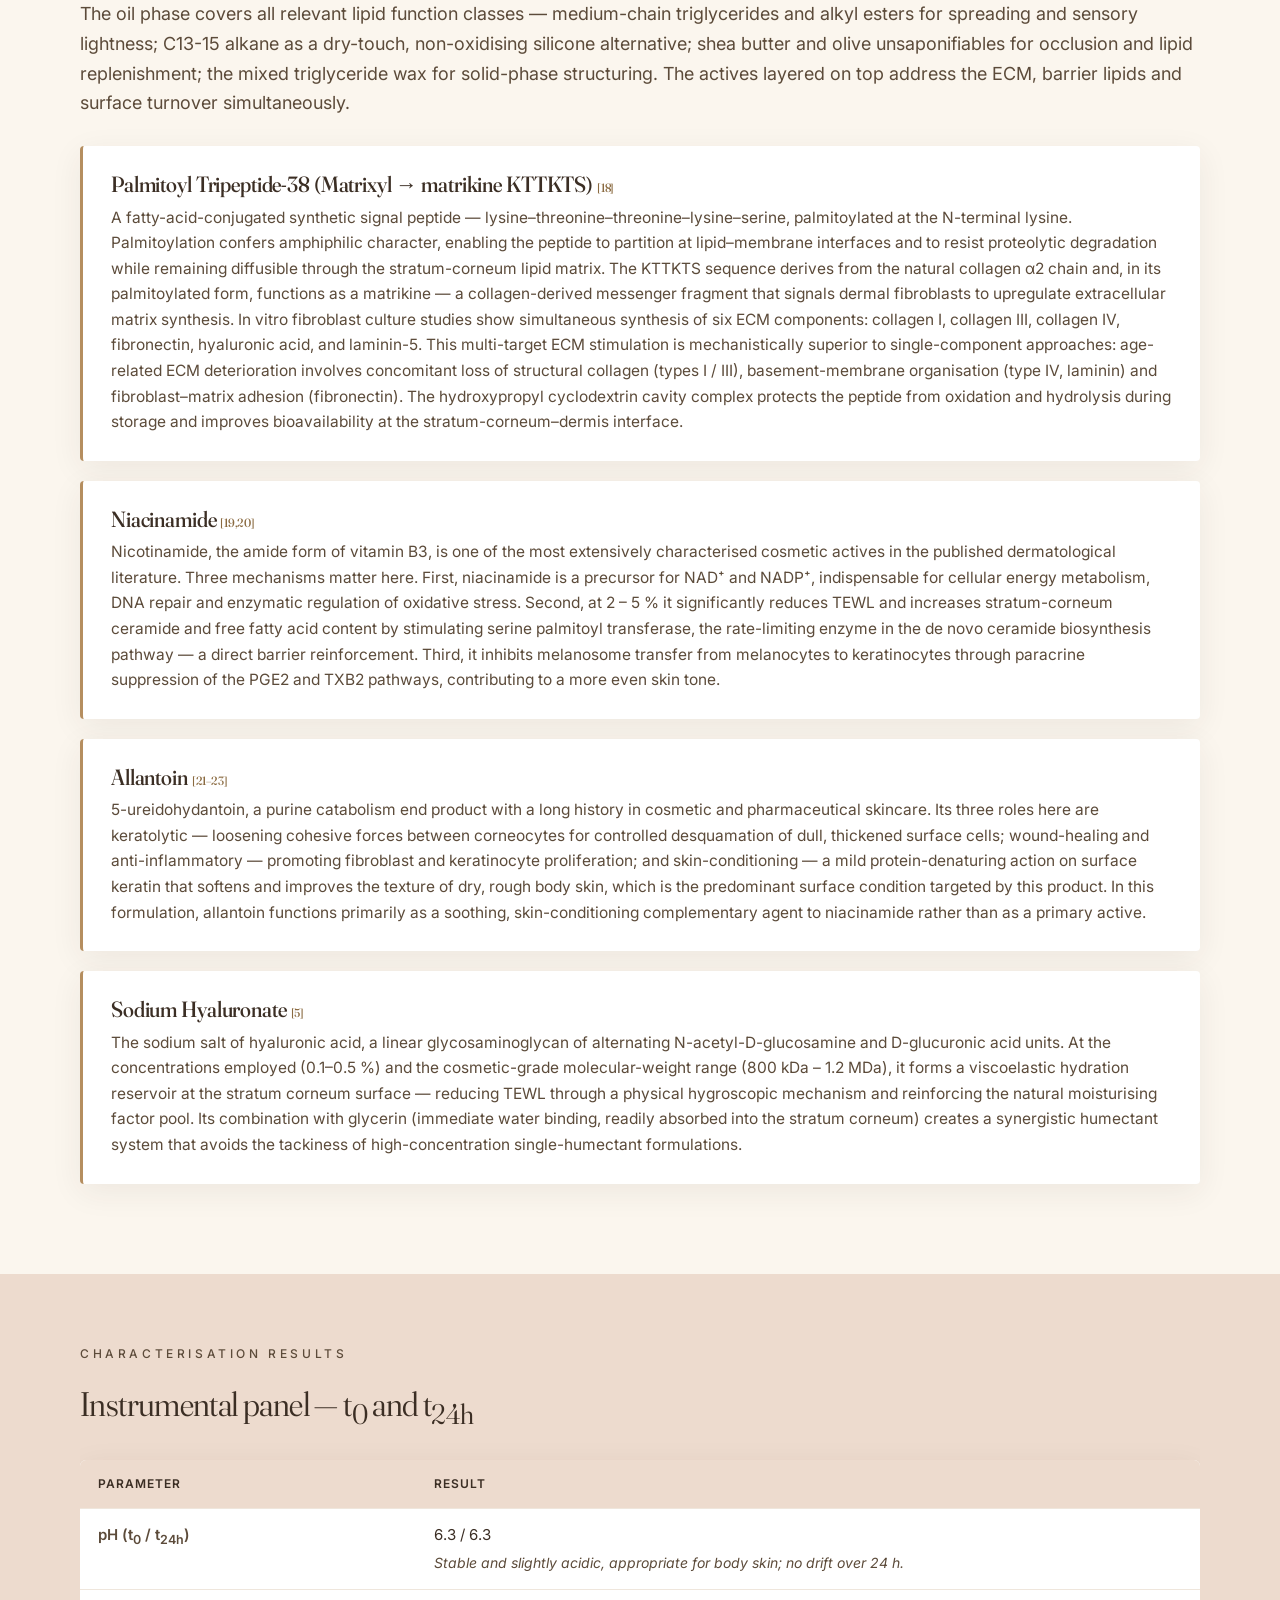
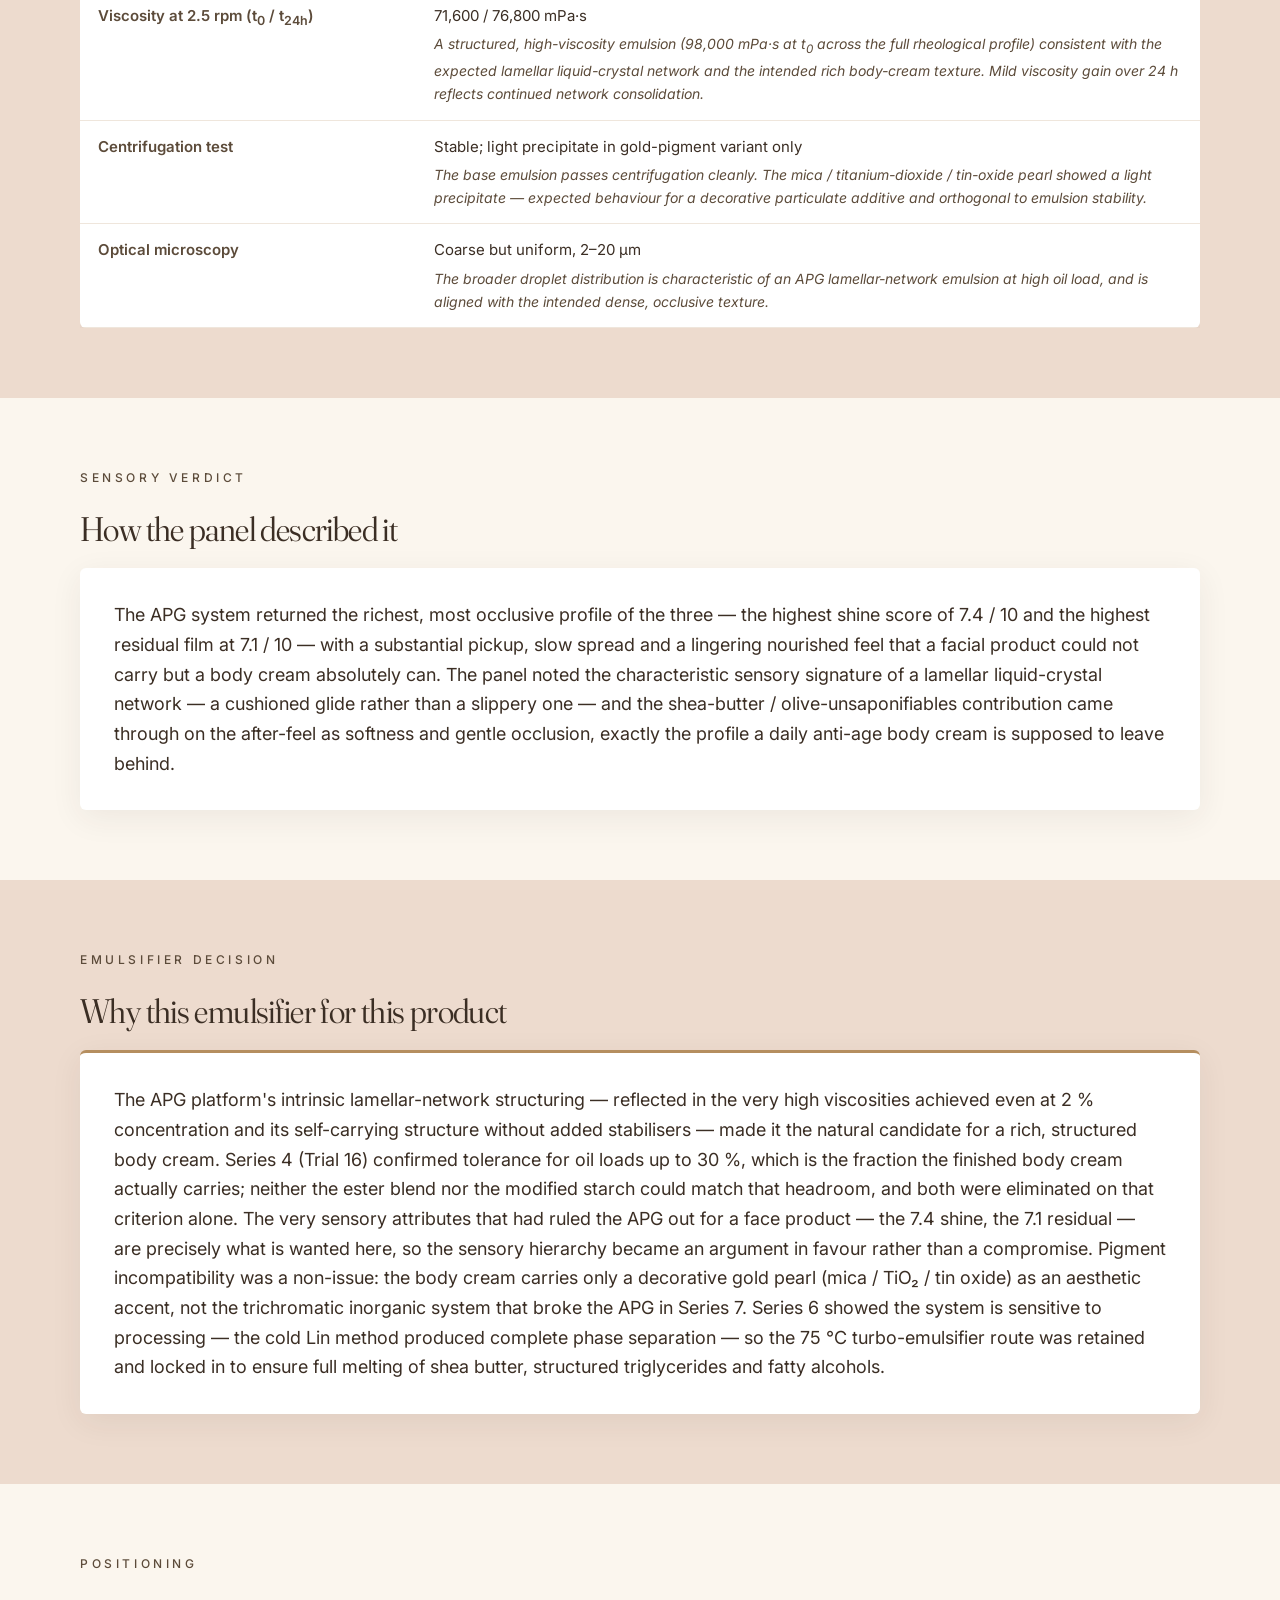
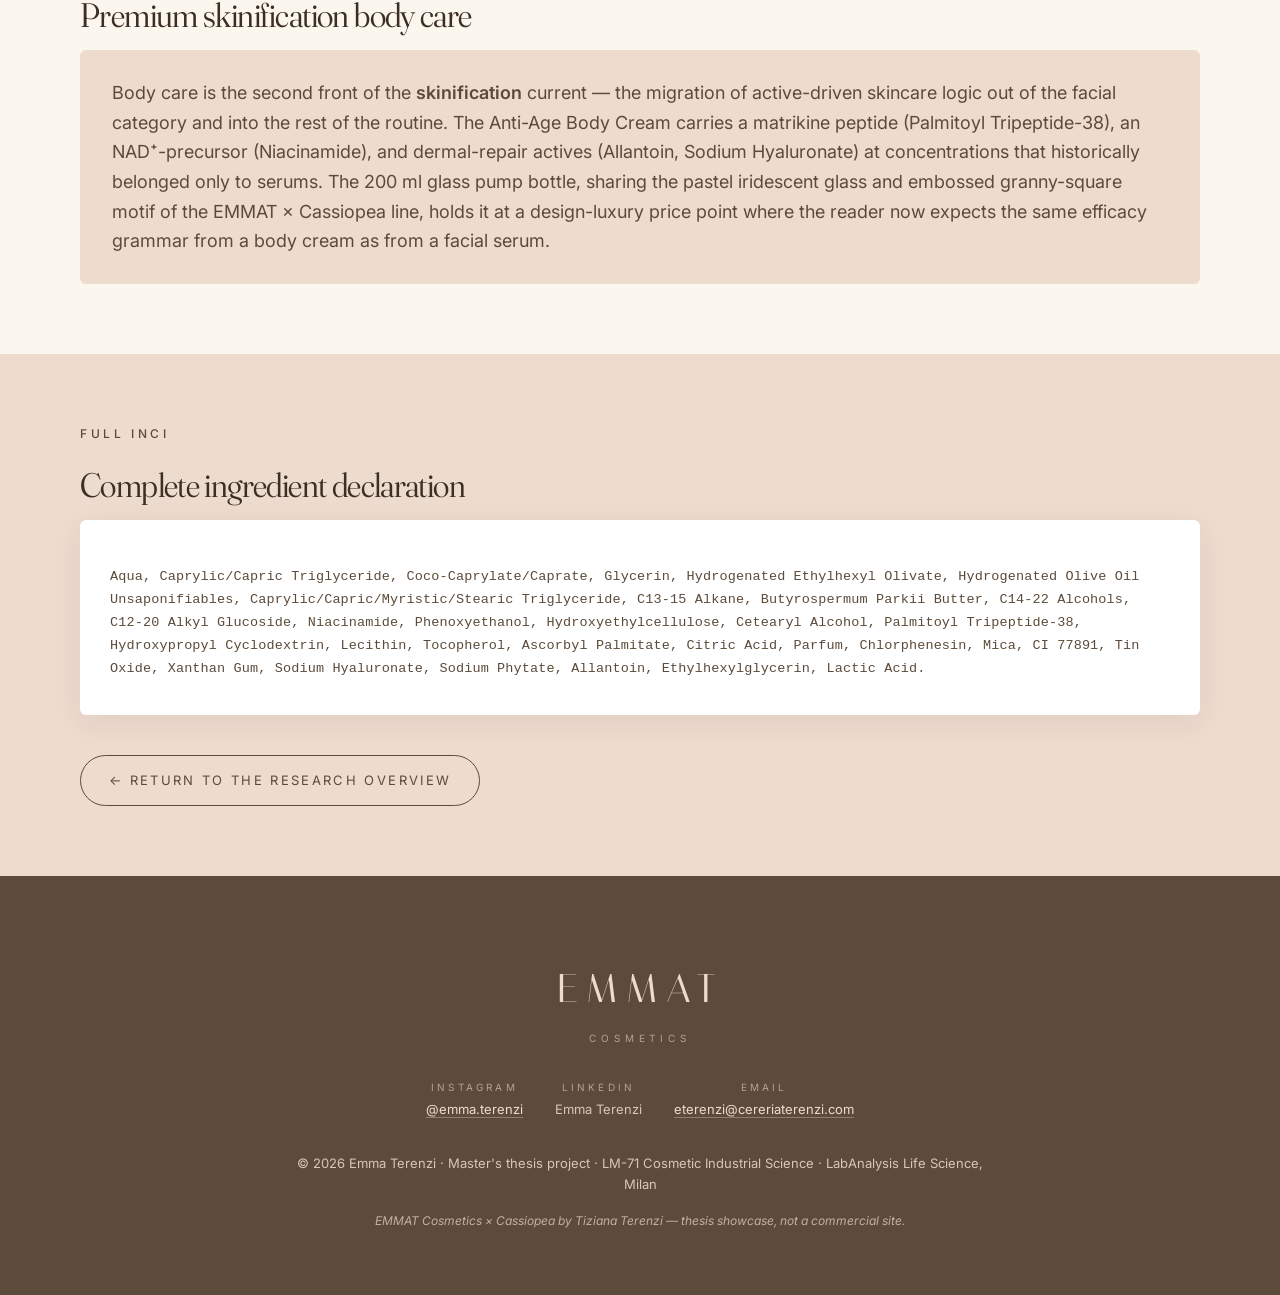
<file: products/body-cream.html>
<!DOCTYPE html>
<html lang="en-GB">
<head>
<meta charset="UTF-8">
<meta name="viewport" content="width=device-width, initial-scale=1.0">
<title>Anti-Age Body Cream — EMMAT Cosmetics</title>
<meta name="description" content="The development of EMMAT's Anti-Age Body Cream: alkyl-polyglucoside lamellar-liquid-crystal emulsifier, ~30% oil phase, and a cosmeceutical actives package built around Palmitoyl Tripeptide-38, Niacinamide, Allantoin and Sodium Hyaluronate.">
<meta name="theme-color" content="#FBF6EE">
<link rel="preconnect" href="https://fonts.googleapis.com">
<link rel="preconnect" href="https://fonts.gstatic.com" crossorigin>
<link href="https://fonts.googleapis.com/css2?family=Fraunces:ital,opsz,wght,SOFT,WONK@0,9..144,300..700,0..100,0..1;1,9..144,300..700,0..100,0..1&family=Italiana&family=Inter:wght@300;400;500;600&display=swap" rel="stylesheet">
<link rel="stylesheet" href="../styles.css">
</head>
<body>

<!-- ══════════════ TOP NAVIGATION ══════════════ -->
<nav class="subnav" aria-label="Main">
  <div class="subnav-inner">
    <a href="../index.html" class="subnav-brand" aria-label="EMMAT Cosmetics — home">EMMAT<span>Cosmetics</span></a>
    <div class="subnav-links">
      <a href="../index.html">All research</a>
      <a href="bb-cream.html">BB Cream</a>
      <a href="body-cream.html" class="current" aria-current="page">Body Cream</a>
      <a href="milky-toner.html">Milky Toner</a>
      <div class="nav-dd">
        <button type="button" class="nav-dd-btn" aria-expanded="false" aria-haspopup="true" aria-controls="productsMenu">Products
          <svg viewBox="0 0 10 10" aria-hidden="true"><polyline points="1.5 3.5 5 7 8.5 3.5"></polyline></svg>
        </button>
        <ul class="nav-dd-menu" id="productsMenu">
          <li><a href="../bb-cream.html">BB CREAM ANTI-POLLUTION</a></li>
          <li><a href="../milky-toner.html">MILKY TONER</a></li>
          <li><a href="../body-cream.html">ANTI-AGE BODY CREAM</a></li>
        </ul>
      </div>
    </div>
  </div>
</nav>

<!-- ══════════════ HERO ══════════════ -->
<header class="product-hero">
  <div class="product-hero-text">
    <span class="eyebrow-inline">Product 02 · Body care · 200 ml glass pump</span>
    <h1>Anti-Age<br>Body Cream</h1>
    <p class="tag">A richer, structuring O/W emulsion for daily anti-age body care — a generous multi-emollient load, a clinically supported cosmeceutical actives package.</p>
  </div>
  <div class="product-hero-media">
    <img src="../assets/img/thesis-body-product.jpg" alt="Anti-Age Body Cream 200 ml pump bottle with its pink embossed box, new É Emma Terenzi packaging">
  </div>
</header>

<main>

<!-- ══════════════ CAMPAIGN IMAGERY ══════════════ -->
<section class="pp-section section-rose pp-gallery-section">
  <div class="container">
    <span class="lede-eyebrow">In campaign</span>
    <h2>The product in use</h2>
    <div class="pp-gallery">
      <figure class="pp-gallery-item pp-gallery-wide">
        <img src="../assets/img/thesis-body-campaign-bedroom.jpg" alt="Woman in a lilac silk robe applying the Anti-Age Body Cream to her leg in a sunlit bedroom" loading="lazy">
        <figcaption>Evening ritual</figcaption>
      </figure>
      <figure class="pp-gallery-item">
        <img src="../assets/img/thesis-body-campaign-texture.jpg" alt="Body cream swatch, application to the shoulder, and a pump dose onto the palm" loading="lazy">
        <figcaption>Texture &amp; application</figcaption>
      </figure>
      <figure class="pp-gallery-item">
        <img src="../assets/img/thesis-body-campaign-bathroom.jpg" alt="Woman in a towel applying the body cream in front of a mirror, bottle and box on a crochet-covered table" loading="lazy">
        <figcaption>After the bath</figcaption>
      </figure>
      <figure class="pp-gallery-item pp-gallery-wide pp-gallery-contain">
        <img src="../assets/img/thesis-body-packaging.jpg" alt="Anti-Age Body Cream packaging views: box and pump bottle, front, side and top, two colourways and a styled render" loading="lazy">
        <figcaption>Packaging</figcaption>
      </figure>
    </div>
  </div>
</section>

<!-- ══════════════ THE BRIEF ══════════════ -->
<section class="pp-section section-cream">
  <div class="container">
    <span class="lede-eyebrow">The brief</span>
    <h2>Body care built on a serum's efficacy grammar</h2>
    <p>The body cream is a thick, structuring O/W emulsion delivered from a 200 ml glass pump bottle, formulated for daily anti-age body care at generous application volumes. The pump-dispenser format ensures consistent single-action dosing, minimises hand-to-product contact and the associated risk of microbial contamination over the product's use life, and reduces waste relative to open-jar formats. Glass was retained across the whole line for its chemical inertness and its impermeability to oxygen and moisture — of particular relevance here because of the oxidation-sensitive tocopherol / ascorbyl palmitate antioxidant blend.</p>
    <p>It exists in the thesis to validate the alkyl-polyglucoside emulsifier (C14-22 Alcohols / C12-20 Alkyl Glucoside) at the format where its intrinsic strengths matter most: high oil load and richness. Series 4 (Trial 16) confirmed the APG platform tolerates oil loads up to 30 % — well above what the ester blend or the modified starch can carry — and Series 2/3 confirmed the lamellar liquid-crystal network the APG–fatty-alcohol pair self-assembles even without added stabilisers. The very sensory attributes that ruled the APG out for a facial product (highest shine at 7.4 and highest residual amount at 7.1 of the three systems) are exactly what a nourishing body cream is supposed to deliver.</p>
  </div>
</section>

<!-- ══════════════ FORMULATION ══════════════ -->
<section class="pp-section section-rose">
  <div class="container">
    <span class="lede-eyebrow">Formulation</span>
    <h2>Final formulation</h2>
    <span class="emul-line">Alkyl Polyglucoside @ 4 % · C14-22 Alcohols / C12-20 Alkyl Glucoside</span>
    <div class="table-scroll">
    <table class="form-table">
      <thead><tr><th scope="col">Phase</th><th scope="col">INCI name</th><th scope="col">w/w %</th></tr></thead>
      <tbody>
        <tr><td>A</td><td>Aqua</td><td>q.s. to 100</td></tr>
        <tr><td>A</td><td>Xanthan Gum</td><td>0.1 – 0.5</td></tr>
        <tr><td>A1</td><td>Hydroxyethylcellulose</td><td>0.5 – 1</td></tr>
        <tr><td>A2</td><td>Glycerin</td><td>2 – 5</td></tr>
        <tr><td>A2</td><td>Sodium Hyaluronate</td><td>&lt; 1</td></tr>
        <tr><td>A3</td><td>Sodium Phytate</td><td>&lt; 0.5</td></tr>
        <tr><td>A3</td><td>Allantoin</td><td>&lt; 1</td></tr>
        <tr><td>A3</td><td>Niacinamide</td><td>1 – 5</td></tr>
        <tr><td>A3</td><td>Chlorphenesin</td><td>&lt; 0.5</td></tr>
        <tr><td>B</td><td>Caprylic/Capric Triglyceride</td><td>5 – 10</td></tr>
        <tr><td>B</td><td>Coco-Caprylate/Caprate</td><td>5 – 10</td></tr>
        <tr><td>B</td><td>C13-15 Alkane</td><td>2 – 5</td></tr>
        <tr><td>B</td><td>Butyrospermum Parkii Butter</td><td>2 – 5</td></tr>
        <tr><td>B</td><td>Hydrogenated Ethylhexyl Olivate, Hydrogenated Olive Oil Unsaponifiables</td><td>2 – 5</td></tr>
        <tr><td>B</td><td>Caprylic/Capric/Myristic/Stearic Triglyceride</td><td>2 – 5</td></tr>
        <tr><td>B</td><td>C14-22 Alcohols, C12-20 Alkyl Glucoside</td><td>2 – 5</td></tr>
        <tr><td>B</td><td>Cetearyl Alcohol</td><td>0.5 – 1</td></tr>
        <tr><td>C</td><td>Aqua</td><td>q.s.</td></tr>
        <tr><td>D</td><td>Phenoxyethanol, Ethylhexylglycerin</td><td>0.5 – 2</td></tr>
        <tr><td>E</td><td>Glycerin, Aqua, Hydroxypropyl Cyclodextrin, Palmitoyl Tripeptide-38</td><td>0.5 – 2</td></tr>
        <tr><td>F</td><td>Lecithin, Tocopherol, Ascorbyl Palmitate, Citric Acid</td><td>0.5 – 2</td></tr>
        <tr><td>G</td><td>Gold Pearl (Mica, CI 77891, Tin Oxide)</td><td>&lt; 1</td></tr>
        <tr><td>H</td><td>Parfum</td><td>&lt; 1</td></tr>
        <tr><td>I</td><td>Lactic Acid, Aqua</td><td>q.s.</td></tr>
      </tbody>
    </table>
    </div>
    <p class="pp-note">Emulsification temperature of 75 °C selected to ensure complete melting and homogeneous incorporation of the shea butter, structured triglycerides and fatty alcohols — the process condition on which the intended rich, structured texture depends.</p>
  </div>
</section>

<!-- ══════════════ ACTIVE SYSTEM DEEP DIVE ══════════════ -->
<section class="pp-section section-cream">
  <div class="container">
    <span class="lede-eyebrow">Active system</span>
    <h2>A cosmeceutical actives package for dermal ECM and barrier</h2>
    <p class="pp-intro">The oil phase covers all relevant lipid function classes — medium-chain triglycerides and alkyl esters for spreading and sensory lightness; C13-15 alkane as a dry-touch, non-oxidising silicone alternative; shea butter and olive unsaponifiables for occlusion and lipid replenishment; the mixed triglyceride wax for solid-phase structuring. The actives layered on top address the ECM, barrier lipids and surface turnover simultaneously.</p>

    <div class="active-block">
      <h4>Palmitoyl Tripeptide-38 (Matrixyl → matrikine KTTKTS) <span class="ref">[18]</span></h4>
      <p>A fatty-acid-conjugated synthetic signal peptide — lysine–threonine–threonine–lysine–serine, palmitoylated at the N-terminal lysine. Palmitoylation confers amphiphilic character, enabling the peptide to partition at lipid–membrane interfaces and to resist proteolytic degradation while remaining diffusible through the stratum-corneum lipid matrix. The KTTKTS sequence derives from the natural collagen α2 chain and, in its palmitoylated form, functions as a matrikine — a collagen-derived messenger fragment that signals dermal fibroblasts to upregulate extracellular matrix synthesis. In vitro fibroblast culture studies show simultaneous synthesis of six ECM components: collagen I, collagen III, collagen IV, fibronectin, hyaluronic acid, and laminin-5. This multi-target ECM stimulation is mechanistically superior to single-component approaches: age-related ECM deterioration involves concomitant loss of structural collagen (types I / III), basement-membrane organisation (type IV, laminin) and fibroblast–matrix adhesion (fibronectin). The hydroxypropyl cyclodextrin cavity complex protects the peptide from oxidation and hydrolysis during storage and improves bioavailability at the stratum-corneum–dermis interface.</p>
    </div>

    <div class="active-block">
      <h4>Niacinamide <span class="ref">[19,20]</span></h4>
      <p>Nicotinamide, the amide form of vitamin B3, is one of the most extensively characterised cosmetic actives in the published dermatological literature. Three mechanisms matter here. First, niacinamide is a precursor for NAD⁺ and NADP⁺, indispensable for cellular energy metabolism, DNA repair and enzymatic regulation of oxidative stress. Second, at 2 – 5 % it significantly reduces TEWL and increases stratum-corneum ceramide and free fatty acid content by stimulating serine palmitoyl transferase, the rate-limiting enzyme in the de novo ceramide biosynthesis pathway — a direct barrier reinforcement. Third, it inhibits melanosome transfer from melanocytes to keratinocytes through paracrine suppression of the PGE2 and TXB2 pathways, contributing to a more even skin tone.</p>
    </div>

    <div class="active-block">
      <h4>Allantoin <span class="ref">[21–23]</span></h4>
      <p>5-ureidohydantoin, a purine catabolism end product with a long history in cosmetic and pharmaceutical skincare. Its three roles here are keratolytic — loosening cohesive forces between corneocytes for controlled desquamation of dull, thickened surface cells; wound-healing and anti-inflammatory — promoting fibroblast and keratinocyte proliferation; and skin-conditioning — a mild protein-denaturing action on surface keratin that softens and improves the texture of dry, rough body skin, which is the predominant surface condition targeted by this product. In this formulation, allantoin functions primarily as a soothing, skin-conditioning complementary agent to niacinamide rather than as a primary active.</p>
    </div>

    <div class="active-block">
      <h4>Sodium Hyaluronate <span class="ref">[5]</span></h4>
      <p>The sodium salt of hyaluronic acid, a linear glycosaminoglycan of alternating N-acetyl-D-glucosamine and D-glucuronic acid units. At the concentrations employed (0.1–0.5 %) and the cosmetic-grade molecular-weight range (800 kDa – 1.2 MDa), it forms a viscoelastic hydration reservoir at the stratum corneum surface — reducing TEWL through a physical hygroscopic mechanism and reinforcing the natural moisturising factor pool. Its combination with glycerin (immediate water binding, readily absorbed into the stratum corneum) creates a synergistic humectant system that avoids the tackiness of high-concentration single-humectant formulations.</p>
    </div>
  </div>
</section>

<!-- ══════════════ CHARACTERISATION RESULTS ══════════════ -->
<section class="pp-section section-rose">
  <div class="container">
    <span class="lede-eyebrow">Characterisation results</span>
    <h2>Instrumental panel — t<sub>0</sub> and t<sub>24h</sub></h2>
    <div class="table-scroll">
    <table class="results-table">
      <thead><tr><th scope="col">Parameter</th><th scope="col">Result</th></tr></thead>
      <tbody>
        <tr>
          <td>pH (t<sub>0</sub> / t<sub>24h</sub>)</td>
          <td>6.3 / 6.3
            <span class="interp">Stable and slightly acidic, appropriate for body skin; no drift over 24 h.</span>
          </td>
        </tr>
        <tr>
          <td>Viscosity at 2.5 rpm (t<sub>0</sub> / t<sub>24h</sub>)</td>
          <td>71,600 / 76,800 mPa·s
            <span class="interp">A structured, high-viscosity emulsion (98,000 mPa·s at t<sub>0</sub> across the full rheological profile) consistent with the expected lamellar liquid-crystal network and the intended rich body-cream texture. Mild viscosity gain over 24 h reflects continued network consolidation.</span>
          </td>
        </tr>
        <tr>
          <td>Centrifugation test</td>
          <td>Stable; light precipitate in gold-pigment variant only
            <span class="interp">The base emulsion passes centrifugation cleanly. The mica / titanium-dioxide / tin-oxide pearl showed a light precipitate — expected behaviour for a decorative particulate additive and orthogonal to emulsion stability.</span>
          </td>
        </tr>
        <tr>
          <td>Optical microscopy</td>
          <td>Coarse but uniform, 2–20 µm
            <span class="interp">The broader droplet distribution is characteristic of an APG lamellar-network emulsion at high oil load, and is aligned with the intended dense, occlusive texture.</span>
          </td>
        </tr>
      </tbody>
    </table>
    </div>
  </div>
</section>

<!-- ══════════════ SENSORY VERDICT ══════════════ -->
<section class="pp-section section-cream">
  <div class="container">
    <span class="lede-eyebrow">Sensory verdict</span>
    <h2>How the panel described it</h2>
    <div class="verdict-panel">
      <p>The APG system returned the richest, most occlusive profile of the three — the highest shine score of 7.4 / 10 and the highest residual film at 7.1 / 10 — with a substantial pickup, slow spread and a lingering nourished feel that a facial product could not carry but a body cream absolutely can. The panel noted the characteristic sensory signature of a lamellar liquid-crystal network — a cushioned glide rather than a slippery one — and the shea-butter / olive-unsaponifiables contribution came through on the after-feel as softness and gentle occlusion, exactly the profile a daily anti-age body cream is supposed to leave behind.</p>
    </div>
  </div>
</section>

<!-- ══════════════ EMULSIFIER RATIONALE ══════════════ -->
<section class="pp-section section-rose">
  <div class="container">
    <span class="lede-eyebrow">Emulsifier decision</span>
    <h2>Why this emulsifier for this product</h2>
    <div class="rationale-panel">
      <p>The APG platform's intrinsic lamellar-network structuring — reflected in the very high viscosities achieved even at 2 % concentration and its self-carrying structure without added stabilisers — made it the natural candidate for a rich, structured body cream. Series 4 (Trial 16) confirmed tolerance for oil loads up to 30 %, which is the fraction the finished body cream actually carries; neither the ester blend nor the modified starch could match that headroom, and both were eliminated on that criterion alone. The very sensory attributes that had ruled the APG out for a face product — the 7.4 shine, the 7.1 residual — are precisely what is wanted here, so the sensory hierarchy became an argument in favour rather than a compromise. Pigment incompatibility was a non-issue: the body cream carries only a decorative gold pearl (mica / TiO₂ / tin oxide) as an aesthetic accent, not the trichromatic inorganic system that broke the APG in Series 7. Series 6 showed the system is sensitive to processing — the cold Lin method produced complete phase separation — so the 75 °C turbo-emulsifier route was retained and locked in to ensure full melting of shea butter, structured triglycerides and fatty alcohols.</p>
    </div>
  </div>
</section>

<!-- ══════════════ POSITIONING ══════════════ -->
<section class="pp-section section-cream">
  <div class="container">
    <span class="lede-eyebrow">Positioning</span>
    <h2>Premium skinification body care</h2>
    <div class="positioning-panel">
      <p>Body care is the second front of the <strong>skinification</strong> current — the migration of active-driven skincare logic out of the facial category and into the rest of the routine. The Anti-Age Body Cream carries a matrikine peptide (Palmitoyl Tripeptide-38), an NAD⁺-precursor (Niacinamide), and dermal-repair actives (Allantoin, Sodium Hyaluronate) at concentrations that historically belonged only to serums. The 200 ml glass pump bottle, sharing the pastel iridescent glass and embossed granny-square motif of the EMMAT × Cassiopea line, holds it at a design-luxury price point where the reader now expects the same efficacy grammar from a body cream as from a facial serum.</p>
    </div>
  </div>
</section>

<!-- ══════════════ FULL INCI ══════════════ -->
<section class="pp-section section-rose">
  <div class="container">
    <span class="lede-eyebrow">Full INCI</span>
    <h2>Complete ingredient declaration</h2>
    <div class="inci-panel">
      <p class="inci">Aqua, Caprylic/Capric Triglyceride, Coco-Caprylate/Caprate, Glycerin, Hydrogenated Ethylhexyl Olivate, Hydrogenated Olive Oil Unsaponifiables, Caprylic/Capric/Myristic/Stearic Triglyceride, C13-15 Alkane, Butyrospermum Parkii Butter, C14-22 Alcohols, C12-20 Alkyl Glucoside, Niacinamide, Phenoxyethanol, Hydroxyethylcellulose, Cetearyl Alcohol, Palmitoyl Tripeptide-38, Hydroxypropyl Cyclodextrin, Lecithin, Tocopherol, Ascorbyl Palmitate, Citric Acid, Parfum, Chlorphenesin, Mica, CI 77891, Tin Oxide, Xanthan Gum, Sodium Hyaluronate, Sodium Phytate, Allantoin, Ethylhexylglycerin, Lactic Acid.</p>
    </div>
    <a href="../index.html" class="back-link">← Return to the research overview</a>
  </div>
</section>

</main>

<!-- ══════════════ FOOTER ══════════════ -->
<footer class="footer">
  <div class="container">
    <div class="footer-inner">
      <div class="footer-brand">EMMAT<span>Cosmetics</span></div>
      <div class="footer-contacts" id="contacts" aria-label="Contacts">
        <div><span class="fc-label">Instagram</span><a href="https://www.instagram.com/emma.terenzi/" target="_blank" rel="noopener">@emma.terenzi</a></div>
        <div><span class="fc-label">LinkedIn</span>Emma Terenzi</div>
        <div><span class="fc-label">Email</span><a href="mailto:eterenzi@cereriaterenzi.com">eterenzi@cereriaterenzi.com</a></div>
      </div>
      <p class="footer-line">© 2026 Emma Terenzi · Master's thesis project · LM-71 Cosmetic Industrial Science · LabAnalysis Life Science, Milan</p>
      <p class="footer-line muted">EMMAT Cosmetics × Cassiopea by Tiziana Terenzi — thesis showcase, not a commercial site.</p>
    </div>
  </div>
</footer>

<script src="../app.js"></script>
</body>
</html>
</file>
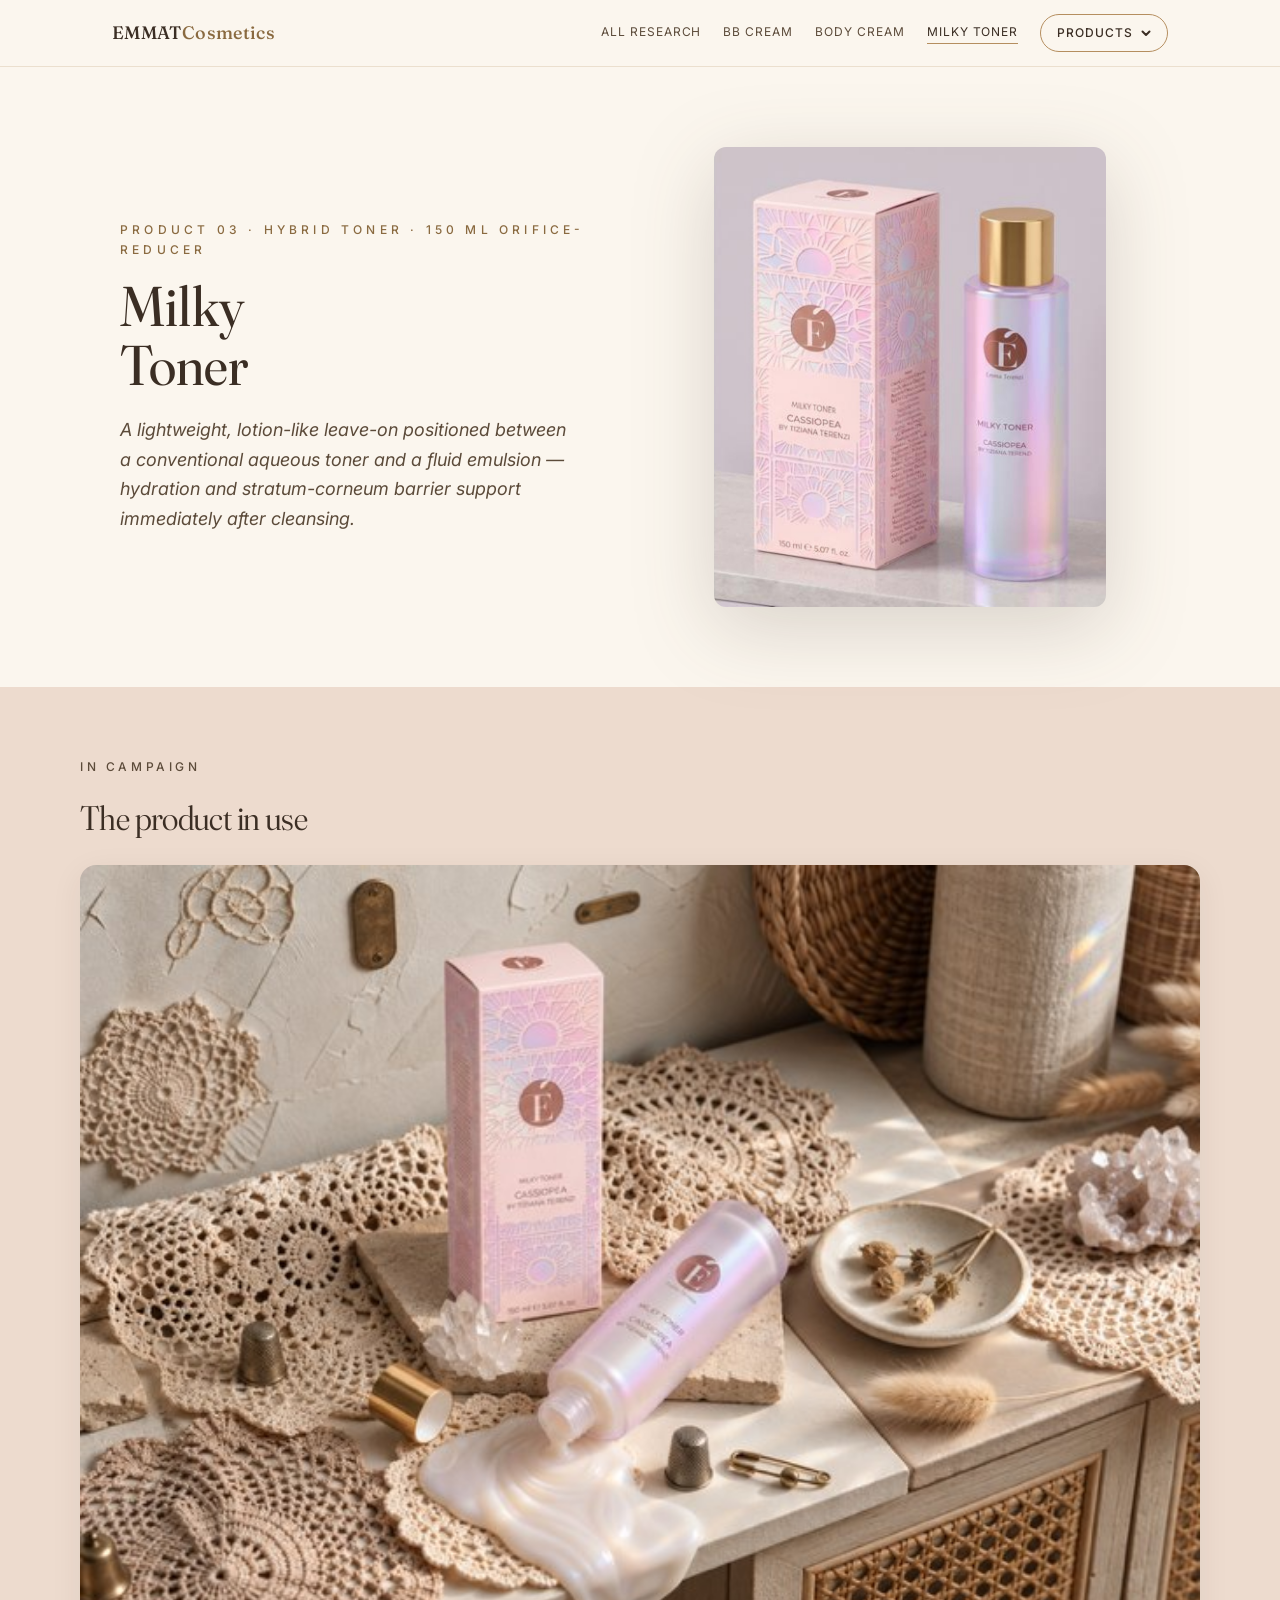
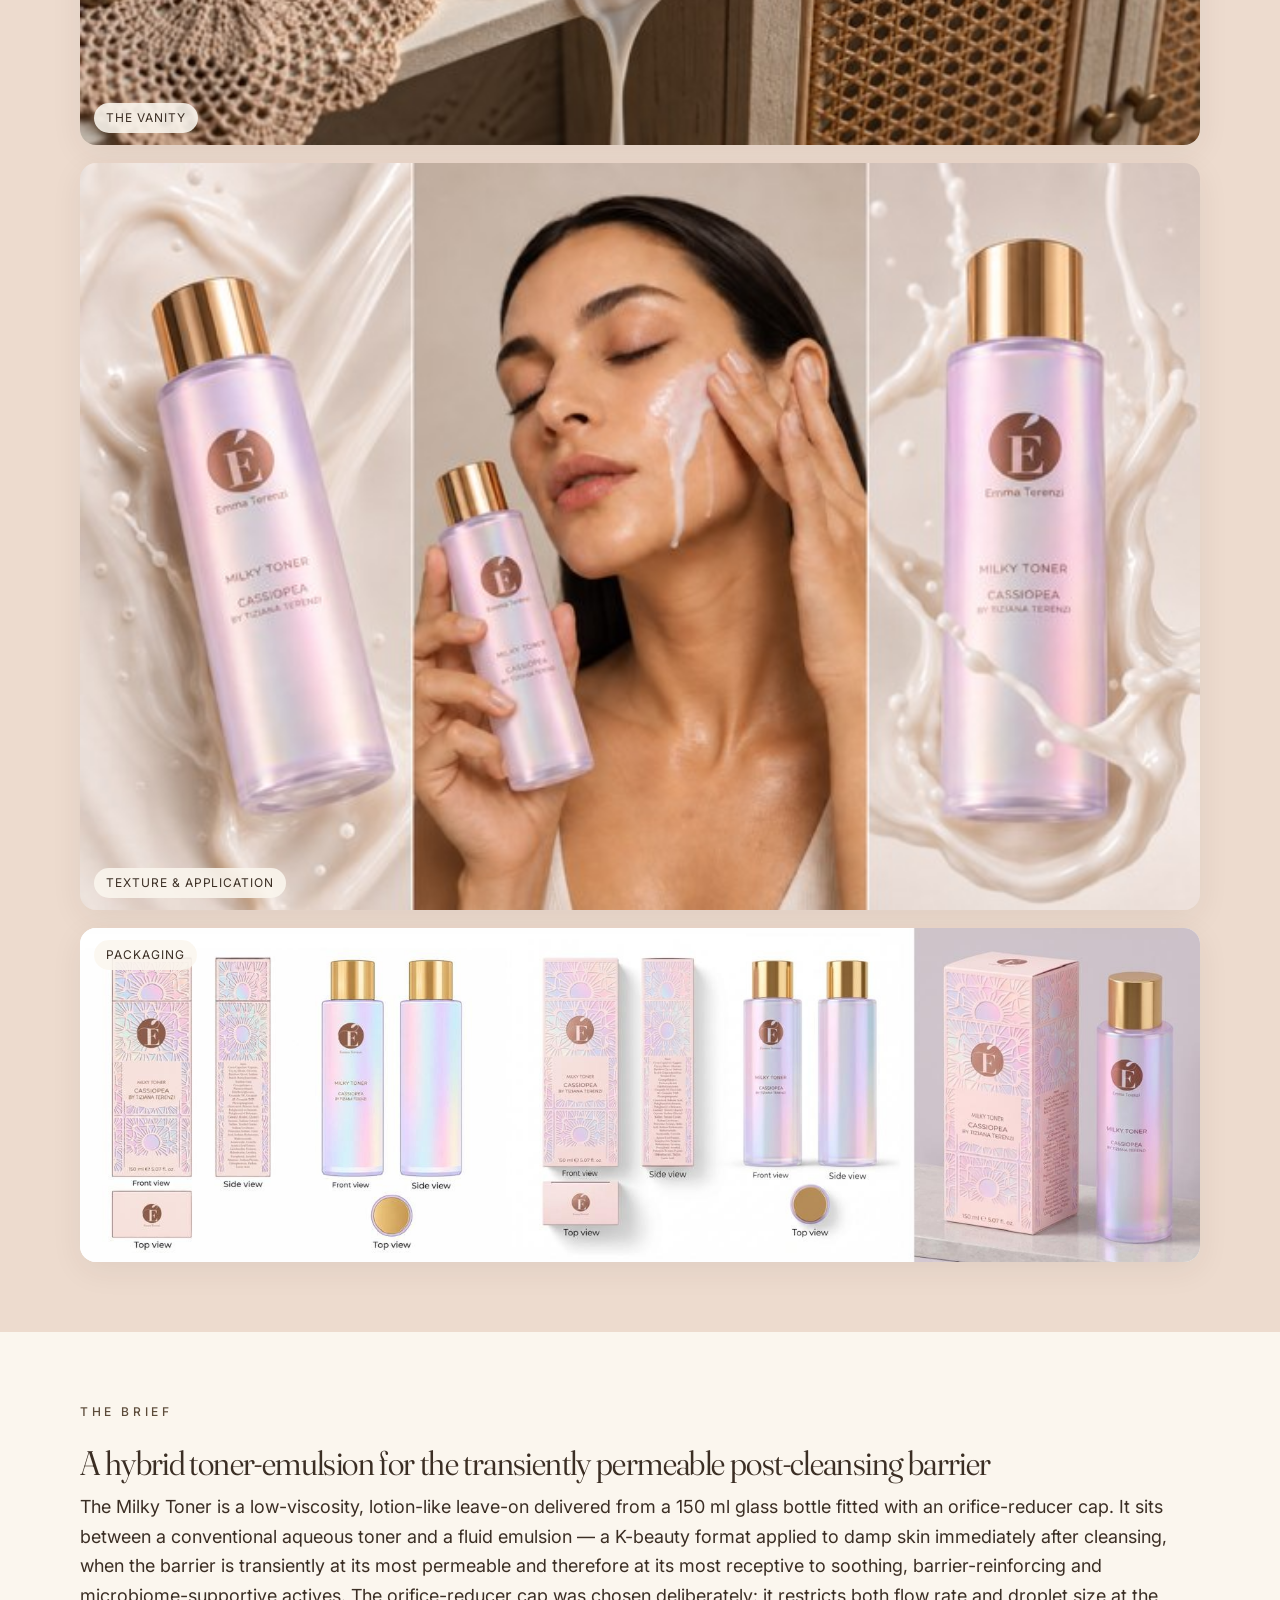
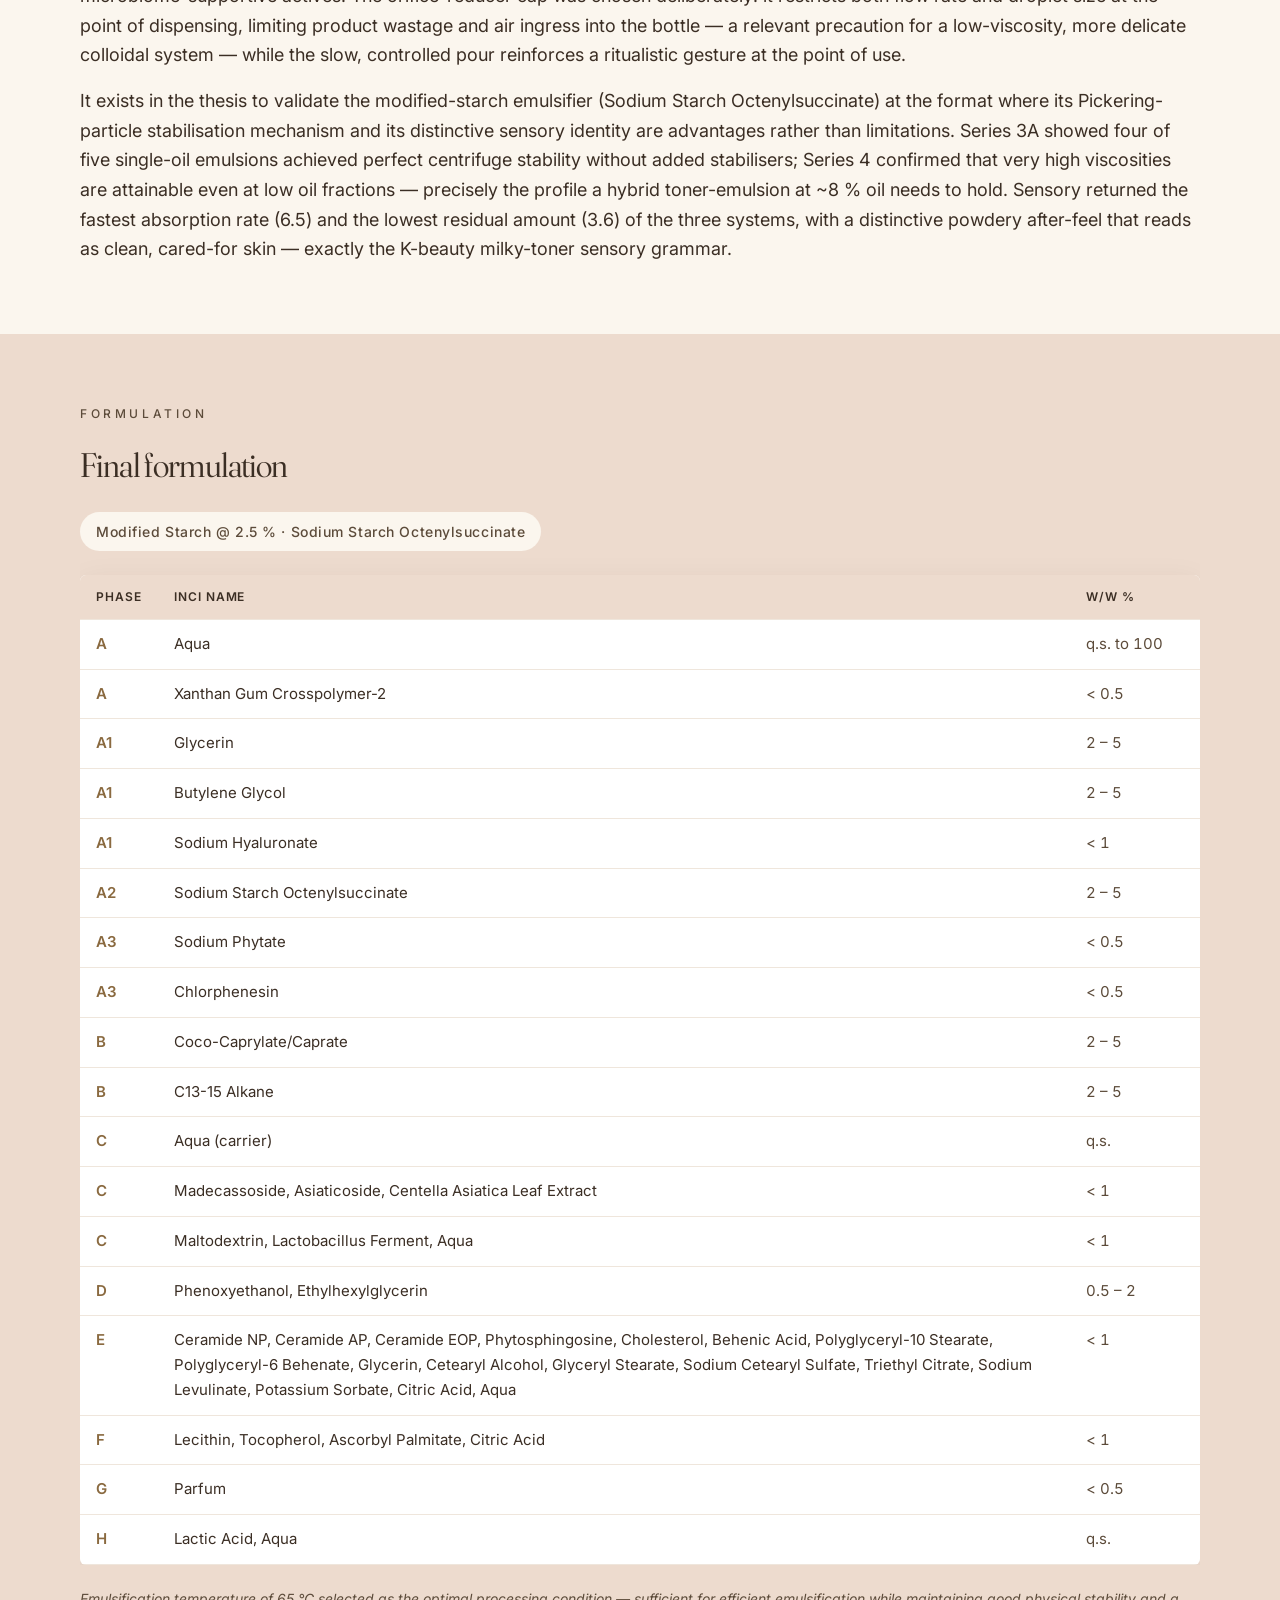
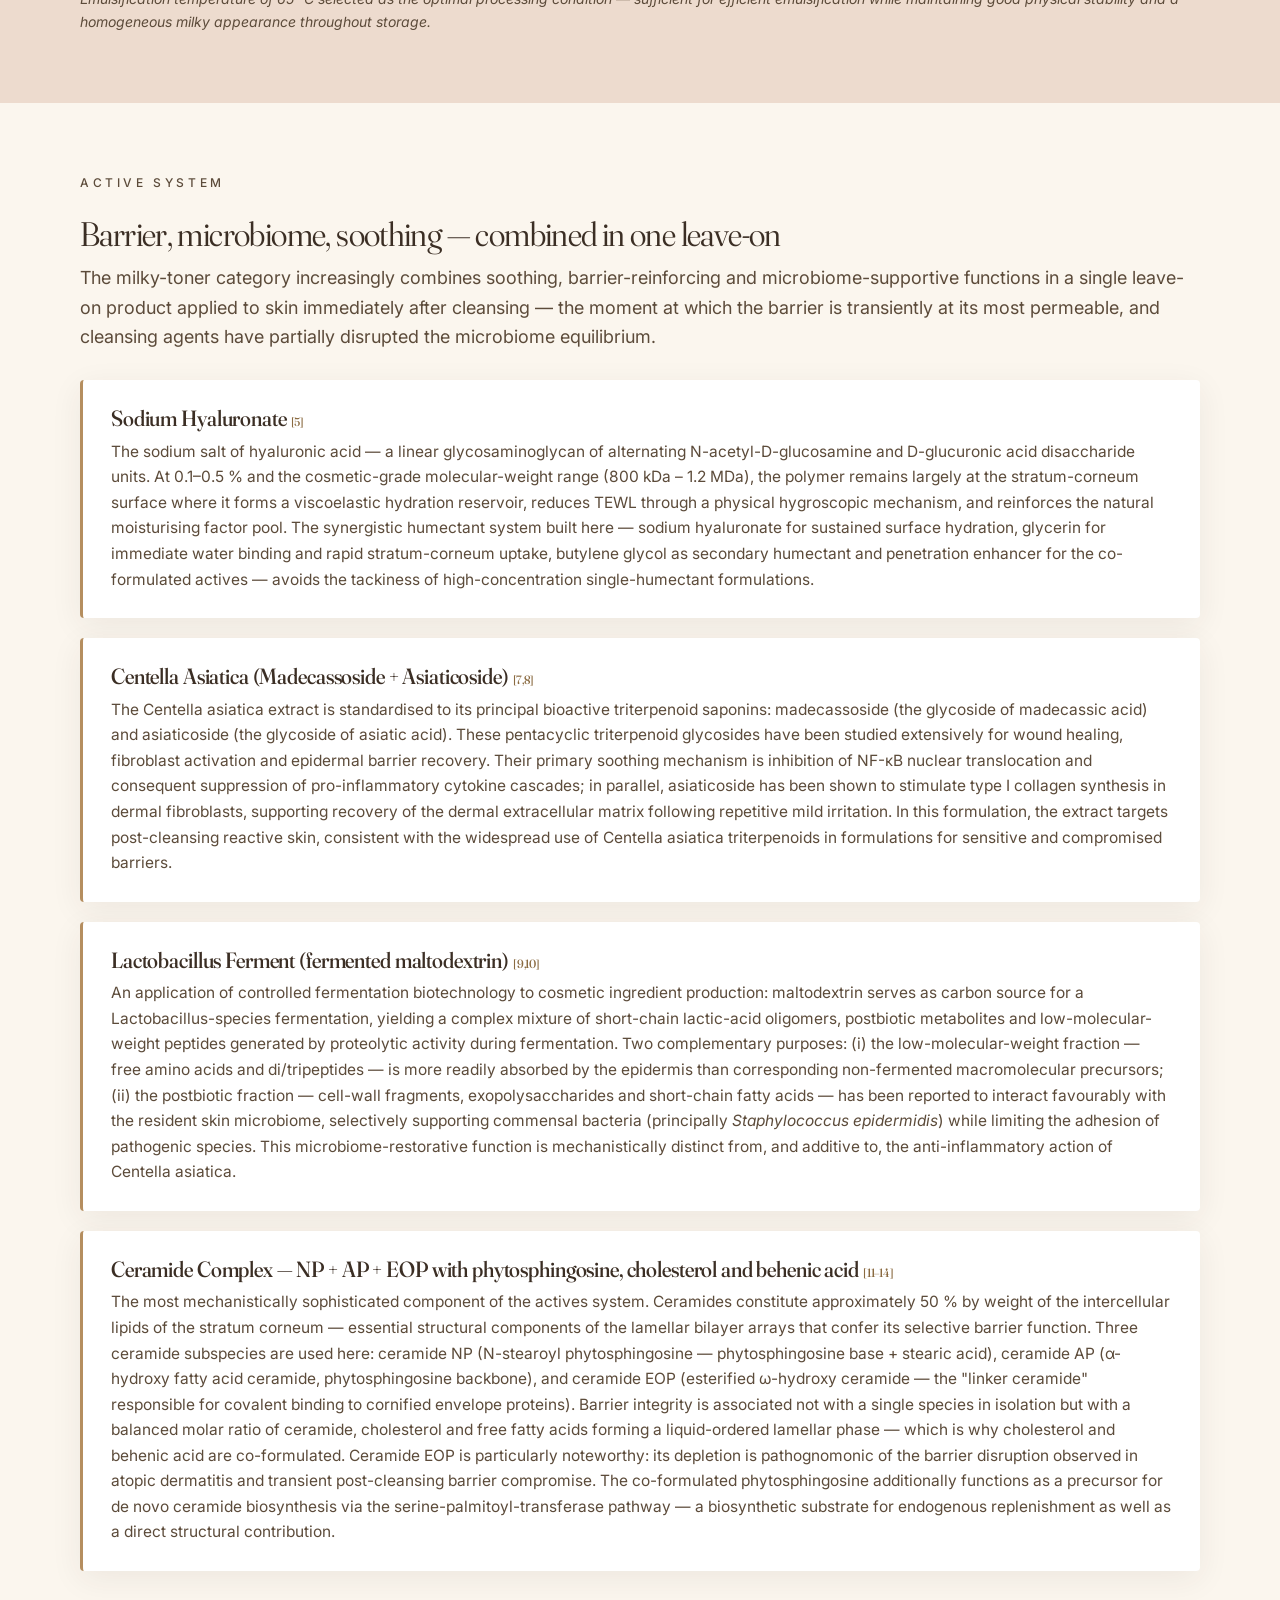
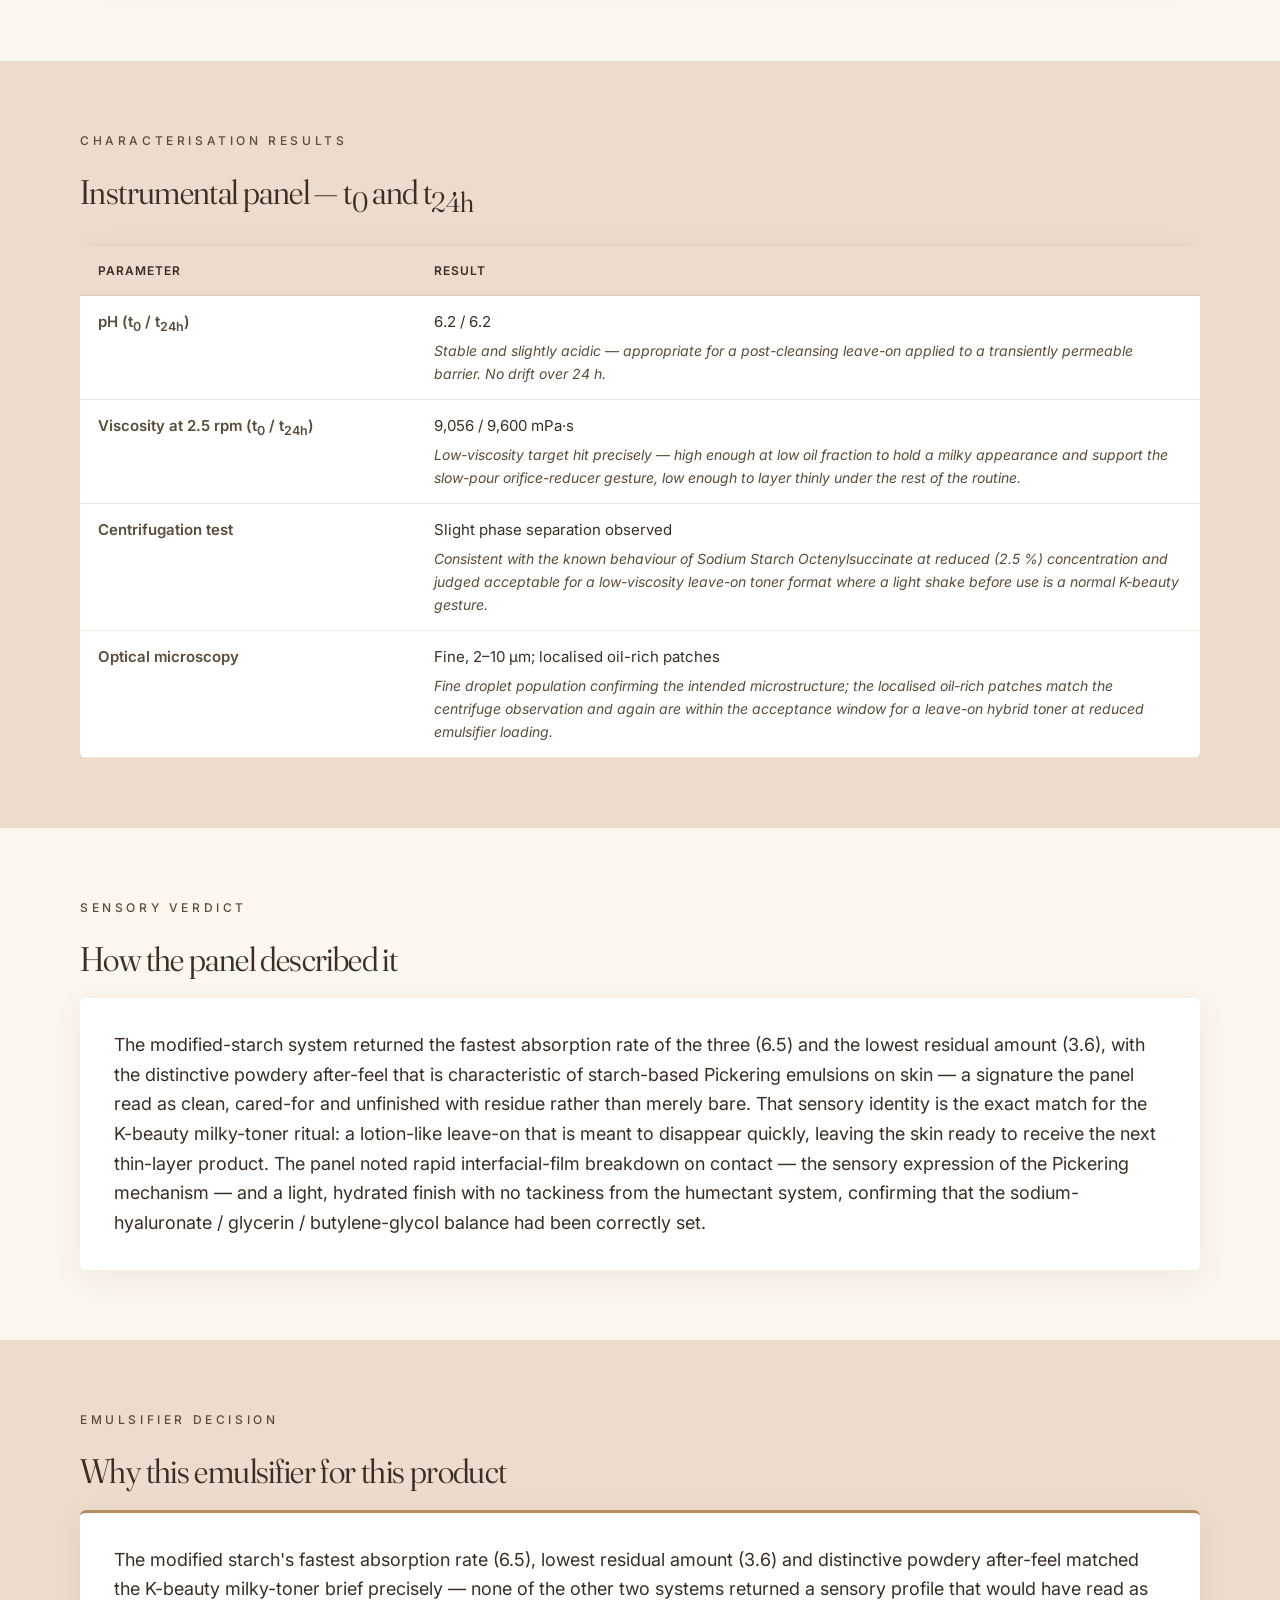
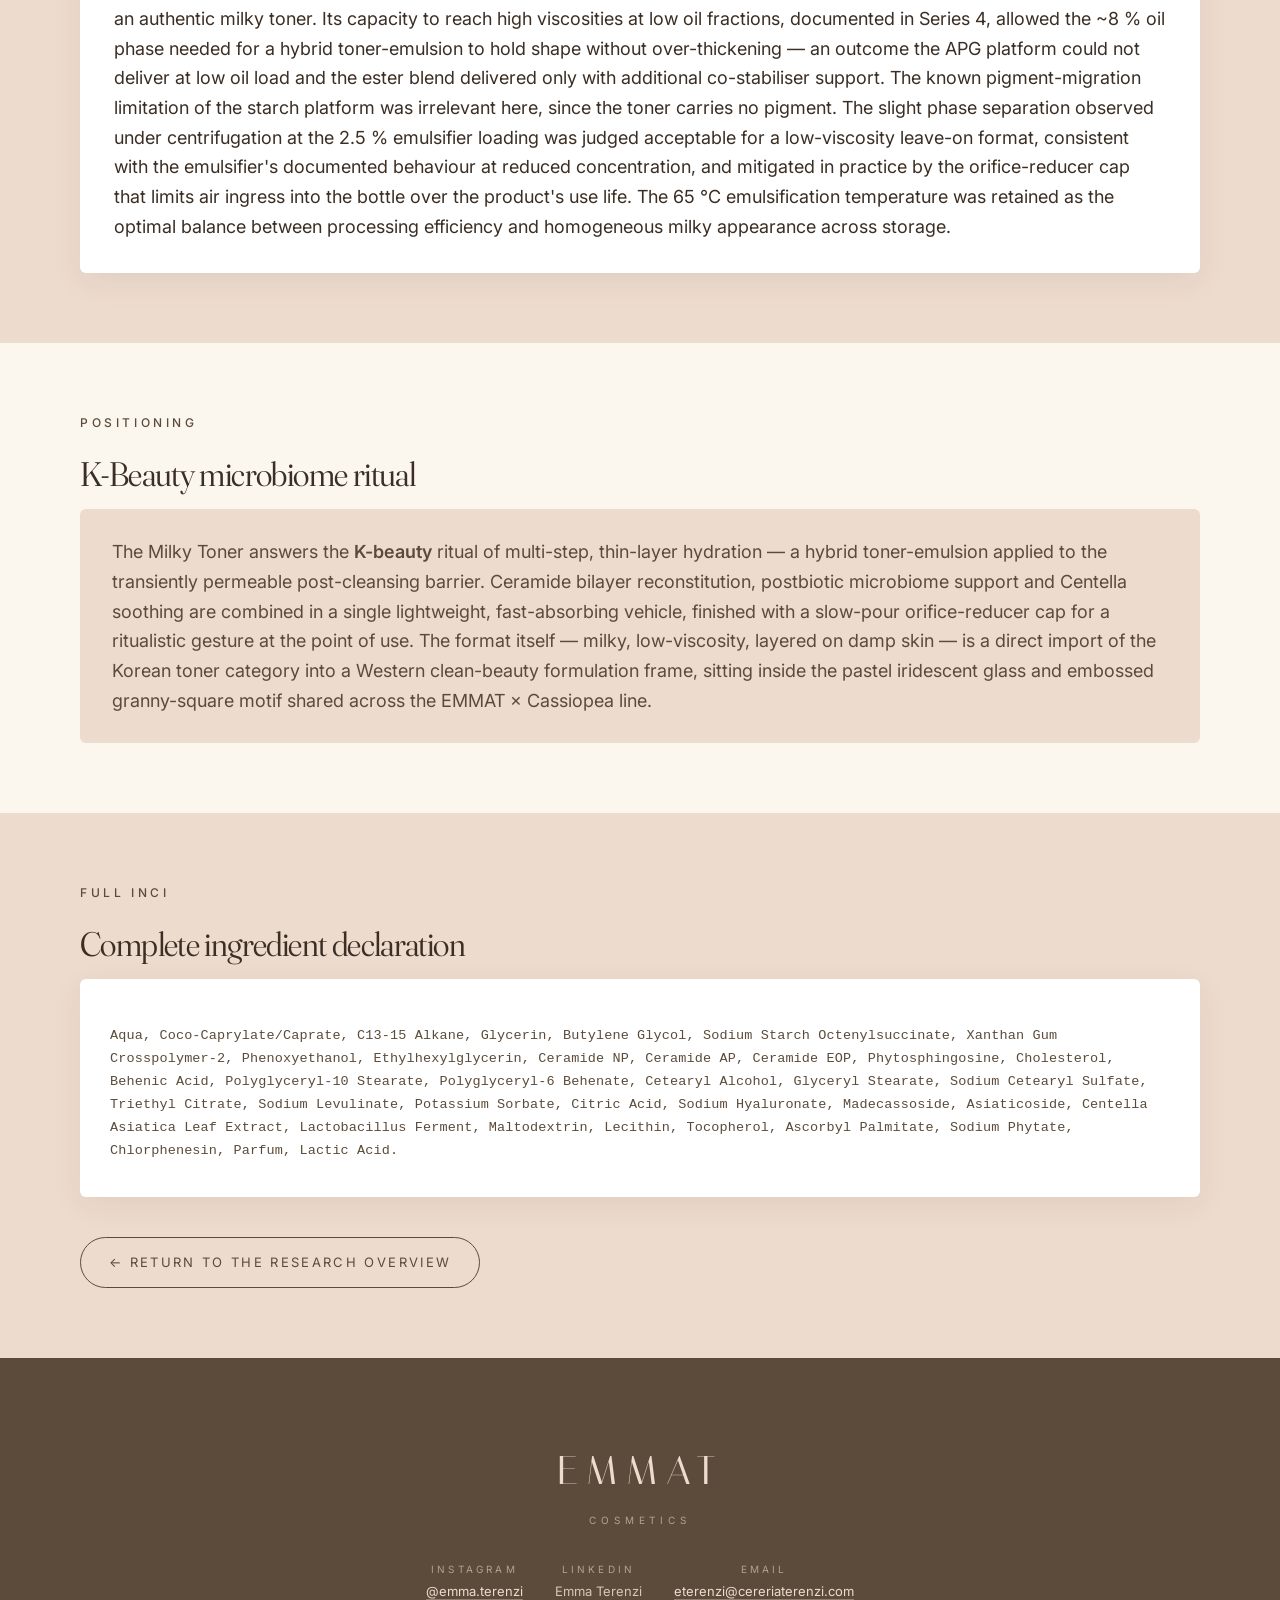
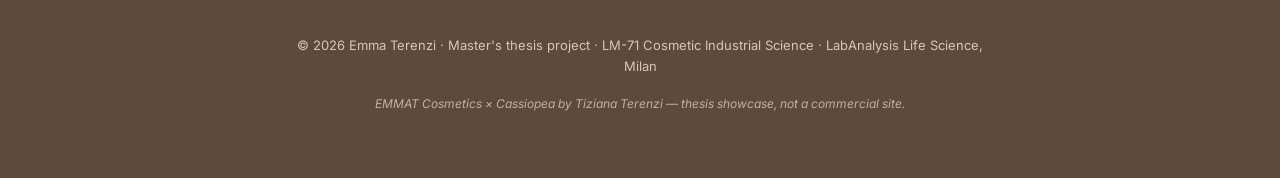
<file: products/milky-toner.html>
<!DOCTYPE html>
<html lang="en-GB">
<head>
<meta charset="UTF-8">
<meta name="viewport" content="width=device-width, initial-scale=1.0">
<title>Milky Toner — EMMAT Cosmetics</title>
<meta name="description" content="The development of EMMAT's Milky Toner: modified-starch Pickering emulsion, ~8% oil phase, and a barrier-focused actives system combining Sodium Hyaluronate, Centella asiatica triterpenoids, a fermented postbiotic, and a multi-ceramide complex.">
<meta name="theme-color" content="#FBF6EE">
<link rel="preconnect" href="https://fonts.googleapis.com">
<link rel="preconnect" href="https://fonts.gstatic.com" crossorigin>
<link href="https://fonts.googleapis.com/css2?family=Fraunces:ital,opsz,wght,SOFT,WONK@0,9..144,300..700,0..100,0..1;1,9..144,300..700,0..100,0..1&family=Italiana&family=Inter:wght@300;400;500;600&display=swap" rel="stylesheet">
<link rel="stylesheet" href="../styles.css">
</head>
<body>

<!-- ══════════════ TOP NAVIGATION ══════════════ -->
<nav class="subnav" aria-label="Main">
  <div class="subnav-inner">
    <a href="../index.html" class="subnav-brand" aria-label="EMMAT Cosmetics — home">EMMAT<span>Cosmetics</span></a>
    <div class="subnav-links">
      <a href="../index.html">All research</a>
      <a href="bb-cream.html">BB Cream</a>
      <a href="body-cream.html">Body Cream</a>
      <a href="milky-toner.html" class="current" aria-current="page">Milky Toner</a>
      <div class="nav-dd">
        <button type="button" class="nav-dd-btn" aria-expanded="false" aria-haspopup="true" aria-controls="productsMenu">Products
          <svg viewBox="0 0 10 10" aria-hidden="true"><polyline points="1.5 3.5 5 7 8.5 3.5"></polyline></svg>
        </button>
        <ul class="nav-dd-menu" id="productsMenu">
          <li><a href="../bb-cream.html">BB CREAM ANTI-POLLUTION</a></li>
          <li><a href="../milky-toner.html">MILKY TONER</a></li>
          <li><a href="../body-cream.html">ANTI-AGE BODY CREAM</a></li>
        </ul>
      </div>
    </div>
  </div>
</nav>

<!-- ══════════════ HERO ══════════════ -->
<header class="product-hero">
  <div class="product-hero-text">
    <span class="eyebrow-inline">Product 03 · Hybrid toner · 150 ml orifice-reducer</span>
    <h1>Milky<br>Toner</h1>
    <p class="tag">A lightweight, lotion-like leave-on positioned between a conventional aqueous toner and a fluid emulsion — hydration and stratum-corneum barrier support immediately after cleansing.</p>
  </div>
  <div class="product-hero-media">
    <img src="../assets/img/thesis-toner-product.jpg" alt="Milky Toner 150 ml bottle with gold cap and its pink embossed box, new É Emma Terenzi packaging">
  </div>
</header>

<main>

<!-- ══════════════ CAMPAIGN IMAGERY ══════════════ -->
<section class="pp-section section-rose pp-gallery-section">
  <div class="container">
    <span class="lede-eyebrow">In campaign</span>
    <h2>The product in use</h2>
    <div class="pp-gallery">
      <figure class="pp-gallery-item pp-gallery-wide">
        <img src="../assets/img/thesis-toner-campaign-vanity.jpg" alt="Milky Toner on a cream vanity with crochet doilies, crystal and the pink embossed box, toner pouring over the edge" loading="lazy">
        <figcaption>The vanity</figcaption>
      </figure>
      <figure class="pp-gallery-item pp-gallery-wide">
        <img src="../assets/img/thesis-toner-campaign-triptych.jpg" alt="Milky Toner in a milk splash, applied to the cheek, and the bottle in a milk swirl" loading="lazy">
        <figcaption>Texture &amp; application</figcaption>
      </figure>
      <figure class="pp-gallery-item pp-gallery-wide pp-gallery-contain">
        <img src="../assets/img/thesis-toner-packaging-v2.jpg" alt="Milky Toner packaging views: box and bottle, front, side and top, two colourways and a styled render" loading="lazy">
        <figcaption>Packaging</figcaption>
      </figure>
    </div>
  </div>
</section>

<!-- ══════════════ THE BRIEF ══════════════ -->
<section class="pp-section section-cream">
  <div class="container">
    <span class="lede-eyebrow">The brief</span>
    <h2>A hybrid toner-emulsion for the transiently permeable post-cleansing barrier</h2>
    <p>The Milky Toner is a low-viscosity, lotion-like leave-on delivered from a 150 ml glass bottle fitted with an orifice-reducer cap. It sits between a conventional aqueous toner and a fluid emulsion — a K-beauty format applied to damp skin immediately after cleansing, when the barrier is transiently at its most permeable and therefore at its most receptive to soothing, barrier-reinforcing and microbiome-supportive actives. The orifice-reducer cap was chosen deliberately: it restricts both flow rate and droplet size at the point of dispensing, limiting product wastage and air ingress into the bottle — a relevant precaution for a low-viscosity, more delicate colloidal system — while the slow, controlled pour reinforces a ritualistic gesture at the point of use.</p>
    <p>It exists in the thesis to validate the modified-starch emulsifier (Sodium Starch Octenylsuccinate) at the format where its Pickering-particle stabilisation mechanism and its distinctive sensory identity are advantages rather than limitations. Series 3A showed four of five single-oil emulsions achieved perfect centrifuge stability without added stabilisers; Series 4 confirmed that very high viscosities are attainable even at low oil fractions — precisely the profile a hybrid toner-emulsion at ~8 % oil needs to hold. Sensory returned the fastest absorption rate (6.5) and the lowest residual amount (3.6) of the three systems, with a distinctive powdery after-feel that reads as clean, cared-for skin — exactly the K-beauty milky-toner sensory grammar.</p>
  </div>
</section>

<!-- ══════════════ FORMULATION ══════════════ -->
<section class="pp-section section-rose">
  <div class="container">
    <span class="lede-eyebrow">Formulation</span>
    <h2>Final formulation</h2>
    <span class="emul-line">Modified Starch @ 2.5 % · Sodium Starch Octenylsuccinate</span>
    <div class="table-scroll">
    <table class="form-table">
      <thead><tr><th scope="col">Phase</th><th scope="col">INCI name</th><th scope="col">w/w %</th></tr></thead>
      <tbody>
        <tr><td>A</td><td>Aqua</td><td>q.s. to 100</td></tr>
        <tr><td>A</td><td>Xanthan Gum Crosspolymer-2</td><td>&lt; 0.5</td></tr>
        <tr><td>A1</td><td>Glycerin</td><td>2 – 5</td></tr>
        <tr><td>A1</td><td>Butylene Glycol</td><td>2 – 5</td></tr>
        <tr><td>A1</td><td>Sodium Hyaluronate</td><td>&lt; 1</td></tr>
        <tr><td>A2</td><td>Sodium Starch Octenylsuccinate</td><td>2 – 5</td></tr>
        <tr><td>A3</td><td>Sodium Phytate</td><td>&lt; 0.5</td></tr>
        <tr><td>A3</td><td>Chlorphenesin</td><td>&lt; 0.5</td></tr>
        <tr><td>B</td><td>Coco-Caprylate/Caprate</td><td>2 – 5</td></tr>
        <tr><td>B</td><td>C13-15 Alkane</td><td>2 – 5</td></tr>
        <tr><td>C</td><td>Aqua (carrier)</td><td>q.s.</td></tr>
        <tr><td>C</td><td>Madecassoside, Asiaticoside, Centella Asiatica Leaf Extract</td><td>&lt; 1</td></tr>
        <tr><td>C</td><td>Maltodextrin, Lactobacillus Ferment, Aqua</td><td>&lt; 1</td></tr>
        <tr><td>D</td><td>Phenoxyethanol, Ethylhexylglycerin</td><td>0.5 – 2</td></tr>
        <tr><td>E</td><td>Ceramide NP, Ceramide AP, Ceramide EOP, Phytosphingosine, Cholesterol, Behenic Acid, Polyglyceryl-10 Stearate, Polyglyceryl-6 Behenate, Glycerin, Cetearyl Alcohol, Glyceryl Stearate, Sodium Cetearyl Sulfate, Triethyl Citrate, Sodium Levulinate, Potassium Sorbate, Citric Acid, Aqua</td><td>&lt; 1</td></tr>
        <tr><td>F</td><td>Lecithin, Tocopherol, Ascorbyl Palmitate, Citric Acid</td><td>&lt; 1</td></tr>
        <tr><td>G</td><td>Parfum</td><td>&lt; 0.5</td></tr>
        <tr><td>H</td><td>Lactic Acid, Aqua</td><td>q.s.</td></tr>
      </tbody>
    </table>
    </div>
    <p class="pp-note">Emulsification temperature of 65 °C selected as the optimal processing condition — sufficient for efficient emulsification while maintaining good physical stability and a homogeneous milky appearance throughout storage.</p>
  </div>
</section>

<!-- ══════════════ ACTIVE SYSTEM DEEP DIVE ══════════════ -->
<section class="pp-section section-cream">
  <div class="container">
    <span class="lede-eyebrow">Active system</span>
    <h2>Barrier, microbiome, soothing — combined in one leave-on</h2>
    <p class="pp-intro">The milky-toner category increasingly combines soothing, barrier-reinforcing and microbiome-supportive functions in a single leave-on product applied to skin immediately after cleansing — the moment at which the barrier is transiently at its most permeable, and cleansing agents have partially disrupted the microbiome equilibrium.</p>

    <div class="active-block">
      <h4>Sodium Hyaluronate <span class="ref">[5]</span></h4>
      <p>The sodium salt of hyaluronic acid — a linear glycosaminoglycan of alternating N-acetyl-D-glucosamine and D-glucuronic acid disaccharide units. At 0.1–0.5 % and the cosmetic-grade molecular-weight range (800 kDa – 1.2 MDa), the polymer remains largely at the stratum-corneum surface where it forms a viscoelastic hydration reservoir, reduces TEWL through a physical hygroscopic mechanism, and reinforces the natural moisturising factor pool. The synergistic humectant system built here — sodium hyaluronate for sustained surface hydration, glycerin for immediate water binding and rapid stratum-corneum uptake, butylene glycol as secondary humectant and penetration enhancer for the co-formulated actives — avoids the tackiness of high-concentration single-humectant formulations.</p>
    </div>

    <div class="active-block">
      <h4>Centella Asiatica (Madecassoside + Asiaticoside) <span class="ref">[7,8]</span></h4>
      <p>The Centella asiatica extract is standardised to its principal bioactive triterpenoid saponins: madecassoside (the glycoside of madecassic acid) and asiaticoside (the glycoside of asiatic acid). These pentacyclic triterpenoid glycosides have been studied extensively for wound healing, fibroblast activation and epidermal barrier recovery. Their primary soothing mechanism is inhibition of NF-κB nuclear translocation and consequent suppression of pro-inflammatory cytokine cascades; in parallel, asiaticoside has been shown to stimulate type I collagen synthesis in dermal fibroblasts, supporting recovery of the dermal extracellular matrix following repetitive mild irritation. In this formulation, the extract targets post-cleansing reactive skin, consistent with the widespread use of Centella asiatica triterpenoids in formulations for sensitive and compromised barriers.</p>
    </div>

    <div class="active-block">
      <h4>Lactobacillus Ferment (fermented maltodextrin) <span class="ref">[9,10]</span></h4>
      <p>An application of controlled fermentation biotechnology to cosmetic ingredient production: maltodextrin serves as carbon source for a Lactobacillus-species fermentation, yielding a complex mixture of short-chain lactic-acid oligomers, postbiotic metabolites and low-molecular-weight peptides generated by proteolytic activity during fermentation. Two complementary purposes: (i) the low-molecular-weight fraction — free amino acids and di/tripeptides — is more readily absorbed by the epidermis than corresponding non-fermented macromolecular precursors; (ii) the postbiotic fraction — cell-wall fragments, exopolysaccharides and short-chain fatty acids — has been reported to interact favourably with the resident skin microbiome, selectively supporting commensal bacteria (principally <em>Staphylococcus epidermidis</em>) while limiting the adhesion of pathogenic species. This microbiome-restorative function is mechanistically distinct from, and additive to, the anti-inflammatory action of Centella asiatica.</p>
    </div>

    <div class="active-block">
      <h4>Ceramide Complex — NP + AP + EOP with phytosphingosine, cholesterol and behenic acid <span class="ref">[11–14]</span></h4>
      <p>The most mechanistically sophisticated component of the actives system. Ceramides constitute approximately 50 % by weight of the intercellular lipids of the stratum corneum — essential structural components of the lamellar bilayer arrays that confer its selective barrier function. Three ceramide subspecies are used here: ceramide NP (N-stearoyl phytosphingosine — phytosphingosine base + stearic acid), ceramide AP (α-hydroxy fatty acid ceramide, phytosphingosine backbone), and ceramide EOP (esterified ω-hydroxy ceramide — the "linker ceramide" responsible for covalent binding to cornified envelope proteins). Barrier integrity is associated not with a single species in isolation but with a balanced molar ratio of ceramide, cholesterol and free fatty acids forming a liquid-ordered lamellar phase — which is why cholesterol and behenic acid are co-formulated. Ceramide EOP is particularly noteworthy: its depletion is pathognomonic of the barrier disruption observed in atopic dermatitis and transient post-cleansing barrier compromise. The co-formulated phytosphingosine additionally functions as a precursor for de novo ceramide biosynthesis via the serine-palmitoyl-transferase pathway — a biosynthetic substrate for endogenous replenishment as well as a direct structural contribution.</p>
    </div>
  </div>
</section>

<!-- ══════════════ CHARACTERISATION RESULTS ══════════════ -->
<section class="pp-section section-rose">
  <div class="container">
    <span class="lede-eyebrow">Characterisation results</span>
    <h2>Instrumental panel — t<sub>0</sub> and t<sub>24h</sub></h2>
    <div class="table-scroll">
    <table class="results-table">
      <thead><tr><th scope="col">Parameter</th><th scope="col">Result</th></tr></thead>
      <tbody>
        <tr>
          <td>pH (t<sub>0</sub> / t<sub>24h</sub>)</td>
          <td>6.2 / 6.2
            <span class="interp">Stable and slightly acidic — appropriate for a post-cleansing leave-on applied to a transiently permeable barrier. No drift over 24 h.</span>
          </td>
        </tr>
        <tr>
          <td>Viscosity at 2.5 rpm (t<sub>0</sub> / t<sub>24h</sub>)</td>
          <td>9,056 / 9,600 mPa·s
            <span class="interp">Low-viscosity target hit precisely — high enough at low oil fraction to hold a milky appearance and support the slow-pour orifice-reducer gesture, low enough to layer thinly under the rest of the routine.</span>
          </td>
        </tr>
        <tr>
          <td>Centrifugation test</td>
          <td>Slight phase separation observed
            <span class="interp">Consistent with the known behaviour of Sodium Starch Octenylsuccinate at reduced (2.5 %) concentration and judged acceptable for a low-viscosity leave-on toner format where a light shake before use is a normal K-beauty gesture.</span>
          </td>
        </tr>
        <tr>
          <td>Optical microscopy</td>
          <td>Fine, 2–10 µm; localised oil-rich patches
            <span class="interp">Fine droplet population confirming the intended microstructure; the localised oil-rich patches match the centrifuge observation and again are within the acceptance window for a leave-on hybrid toner at reduced emulsifier loading.</span>
          </td>
        </tr>
      </tbody>
    </table>
    </div>
  </div>
</section>

<!-- ══════════════ SENSORY VERDICT ══════════════ -->
<section class="pp-section section-cream">
  <div class="container">
    <span class="lede-eyebrow">Sensory verdict</span>
    <h2>How the panel described it</h2>
    <div class="verdict-panel">
      <p>The modified-starch system returned the fastest absorption rate of the three (6.5) and the lowest residual amount (3.6), with the distinctive powdery after-feel that is characteristic of starch-based Pickering emulsions on skin — a signature the panel read as clean, cared-for and unfinished with residue rather than merely bare. That sensory identity is the exact match for the K-beauty milky-toner ritual: a lotion-like leave-on that is meant to disappear quickly, leaving the skin ready to receive the next thin-layer product. The panel noted rapid interfacial-film breakdown on contact — the sensory expression of the Pickering mechanism — and a light, hydrated finish with no tackiness from the humectant system, confirming that the sodium-hyaluronate / glycerin / butylene-glycol balance had been correctly set.</p>
    </div>
  </div>
</section>

<!-- ══════════════ EMULSIFIER RATIONALE ══════════════ -->
<section class="pp-section section-rose">
  <div class="container">
    <span class="lede-eyebrow">Emulsifier decision</span>
    <h2>Why this emulsifier for this product</h2>
    <div class="rationale-panel">
      <p>The modified starch's fastest absorption rate (6.5), lowest residual amount (3.6) and distinctive powdery after-feel matched the K-beauty milky-toner brief precisely — none of the other two systems returned a sensory profile that would have read as an authentic milky toner. Its capacity to reach high viscosities at low oil fractions, documented in Series 4, allowed the ~8 % oil phase needed for a hybrid toner-emulsion to hold shape without over-thickening — an outcome the APG platform could not deliver at low oil load and the ester blend delivered only with additional co-stabiliser support. The known pigment-migration limitation of the starch platform was irrelevant here, since the toner carries no pigment. The slight phase separation observed under centrifugation at the 2.5 % emulsifier loading was judged acceptable for a low-viscosity leave-on format, consistent with the emulsifier's documented behaviour at reduced concentration, and mitigated in practice by the orifice-reducer cap that limits air ingress into the bottle over the product's use life. The 65 °C emulsification temperature was retained as the optimal balance between processing efficiency and homogeneous milky appearance across storage.</p>
    </div>
  </div>
</section>

<!-- ══════════════ POSITIONING ══════════════ -->
<section class="pp-section section-cream">
  <div class="container">
    <span class="lede-eyebrow">Positioning</span>
    <h2>K-Beauty microbiome ritual</h2>
    <div class="positioning-panel">
      <p>The Milky Toner answers the <strong>K-beauty</strong> ritual of multi-step, thin-layer hydration — a hybrid toner-emulsion applied to the transiently permeable post-cleansing barrier. Ceramide bilayer reconstitution, postbiotic microbiome support and Centella soothing are combined in a single lightweight, fast-absorbing vehicle, finished with a slow-pour orifice-reducer cap for a ritualistic gesture at the point of use. The format itself — milky, low-viscosity, layered on damp skin — is a direct import of the Korean toner category into a Western clean-beauty formulation frame, sitting inside the pastel iridescent glass and embossed granny-square motif shared across the EMMAT × Cassiopea line.</p>
    </div>
  </div>
</section>

<!-- ══════════════ FULL INCI ══════════════ -->
<section class="pp-section section-rose">
  <div class="container">
    <span class="lede-eyebrow">Full INCI</span>
    <h2>Complete ingredient declaration</h2>
    <div class="inci-panel">
      <p class="inci">Aqua, Coco-Caprylate/Caprate, C13-15 Alkane, Glycerin, Butylene Glycol, Sodium Starch Octenylsuccinate, Xanthan Gum Crosspolymer-2, Phenoxyethanol, Ethylhexylglycerin, Ceramide NP, Ceramide AP, Ceramide EOP, Phytosphingosine, Cholesterol, Behenic Acid, Polyglyceryl-10 Stearate, Polyglyceryl-6 Behenate, Cetearyl Alcohol, Glyceryl Stearate, Sodium Cetearyl Sulfate, Triethyl Citrate, Sodium Levulinate, Potassium Sorbate, Citric Acid, Sodium Hyaluronate, Madecassoside, Asiaticoside, Centella Asiatica Leaf Extract, Lactobacillus Ferment, Maltodextrin, Lecithin, Tocopherol, Ascorbyl Palmitate, Sodium Phytate, Chlorphenesin, Parfum, Lactic Acid.</p>
    </div>
    <a href="../index.html" class="back-link">← Return to the research overview</a>
  </div>
</section>

</main>

<!-- ══════════════ FOOTER ══════════════ -->
<footer class="footer">
  <div class="container">
    <div class="footer-inner">
      <div class="footer-brand">EMMAT<span>Cosmetics</span></div>
      <div class="footer-contacts" id="contacts" aria-label="Contacts">
        <div><span class="fc-label">Instagram</span><a href="https://www.instagram.com/emma.terenzi/" target="_blank" rel="noopener">@emma.terenzi</a></div>
        <div><span class="fc-label">LinkedIn</span>Emma Terenzi</div>
        <div><span class="fc-label">Email</span><a href="mailto:eterenzi@cereriaterenzi.com">eterenzi@cereriaterenzi.com</a></div>
      </div>
      <p class="footer-line">© 2026 Emma Terenzi · Master's thesis project · LM-71 Cosmetic Industrial Science · LabAnalysis Life Science, Milan</p>
      <p class="footer-line muted">EMMAT Cosmetics × Cassiopea by Tiziana Terenzi — thesis showcase, not a commercial site.</p>
    </div>
  </div>
</footer>

<script src="../app.js"></script>
</body>
</html>
</file>
<file: styles.css>
/* ═══════════════════════════════════════════════
   EMMAT — Unified site · research pages
   (home + product development pages; the two product
   launch pages use product.css)
   Palette:
     text        #3B2E24  warm dark brown
     bg          #FBF6EE  cream
     gold        #B58E5F
     muted       #8B7D6C
     deep        #5C4B3A
     rose        #EDDBCE  soft rose
   ═══════════════════════════════════════════════ */

:root {
  --text:   #3B2E24;
  --bg:     #FBF6EE;
  --bg-2:   #FDF9F2;                /* subtle cream lift for inner-card gradient */
  --gold:   #B58E5F;
  --muted:  #8B7D6C;
  --deep:   #5C4B3A;
  --rose:   #EDDBCE;
  --border: rgba(181, 142, 95, .22);
  --rule:   rgba(181, 142, 95, .20);
  --shadow:    0 8px 32px rgba(59, 46, 36, .07);
  --shadow-lg: 0 24px 64px rgba(59, 46, 36, .12);

  --serif:   'Fraunces', 'Cormorant Garamond', 'Playfair Display', Georgia, serif;
  --display: 'Italiana', 'Fraunces', Georgia, serif;
  --sans:    'Inter', -apple-system, BlinkMacSystemFont, 'Segoe UI', sans-serif;

  /* Modular scale (ratio 1.25 · base 18px) — desktop */
  --step--1: 14.4px;
  --step-0:  18px;    /* body */
  --step-1:  22.5px;  /* lead */
  --step-2:  28px;    /* h4 */
  --step-3:  36px;    /* h3 */
  --step-4:  44px;    /* h2 */
  --step-5:  56px;
  --step-6:  72px;    /* h1 / hero */

  /* OpenType feature packs */
  --feat-body: "kern", "liga", "clig", "calt", "onum", "pnum";
  --feat-num:  "kern", "lnum", "tnum";
  --feat-head: "kern", "liga", "dlig", "calt", "ss01";

  --max: 1120px;
}

* { box-sizing: border-box; margin: 0; padding: 0; }

html {
  scroll-behavior: smooth;
  scroll-padding-top: 96px;
  -webkit-text-size-adjust: 100%;
}

body {
  font-family: var(--sans);
  color: var(--text);
  background: var(--bg);
  line-height: 1.65;
  font-weight: 400;
  font-size: var(--step-0);
  font-feature-settings: var(--feat-body);
  -webkit-font-smoothing: antialiased;
  -moz-osx-font-smoothing: grayscale;
  text-rendering: optimizeLegibility;
}

a { color: inherit; text-decoration: none; }
img { max-width: 100%; height: auto; display: block; }

h1, h2, h3, h4 {
  font-family: var(--serif);
  color: var(--text);
  font-weight: 400;
  line-height: 1.12;
  font-feature-settings: var(--feat-head);
  font-variation-settings: "opsz" 144, "SOFT" 30, "WONK" 0;
  text-wrap: balance;
}

h2 { font-size: var(--step-4); font-weight: 350; letter-spacing: -0.018em; margin-bottom: 16px; }
h3 { font-size: var(--step-3); font-weight: 400; letter-spacing: -0.012em; margin-bottom: 16px; }
h4 { font-size: var(--step-2); font-weight: 500; letter-spacing: -0.006em; margin-bottom: 12px; }

p { margin-bottom: 16px; }
p:last-child { margin-bottom: 0; }

em { color: var(--deep); font-style: italic; }
strong { font-weight: 600; }

/* ═══════════════════════════════════════════════ HERO */
.hero {
  position: relative;
  min-height: 100vh;
  display: flex;
  align-items: center;
  justify-content: center;
  overflow: hidden;
  color: var(--text);
}

.hero-bg {
  position: absolute;
  inset: 0;
  background-size: cover;
  background-position: center 30%;
  background-repeat: no-repeat;
  z-index: 0;
}

.hero-inner {
  position: relative;
  z-index: 2;
  max-width: 880px;
  padding: 64px 32px 112px;
  text-align: center;
}

.hero-eyebrow {
  font-family: var(--sans);
  font-size: 12px;
  letter-spacing: .38em;
  text-transform: uppercase;
  color: var(--gold);
  font-weight: 500;
  margin-bottom: 40px;
  font-feature-settings: var(--feat-num);
}

.brand-mark {
  font-family: var(--display);
  font-size: var(--step-6);
  font-weight: 400;
  letter-spacing: .18em;
  line-height: 1;
  margin: 0 0 8px;
  color: var(--text);
  font-feature-settings: "kern", "liga", "dlig";
}

.brand-mark span {
  display: block;
  font-family: var(--sans);
  font-size: 13px;
  letter-spacing: .58em;
  text-transform: uppercase;
  color: var(--muted);
  margin-top: 16px;
  font-weight: 400;
}

.tagline {
  font-family: var(--serif);
  font-style: italic;
  font-size: var(--step-2);
  line-height: 1.4;
  color: var(--deep);
  max-width: 720px;
  margin: 40px auto 24px;
  font-weight: 350;
  font-variation-settings: "opsz" 144, "SOFT" 60;
  text-wrap: balance;
}

.credit {
  font-family: var(--sans);
  font-size: 14px;
  color: var(--muted);
  letter-spacing: .08em;
  margin-bottom: 48px;
  font-feature-settings: var(--feat-num);
}
.credit strong { color: var(--text); font-weight: 600; }

.btn {
  display: inline-block;
  padding: 16px 32px;
  font-family: var(--sans);
  font-size: 12px;
  font-weight: 500;
  letter-spacing: .24em;
  text-transform: uppercase;
  border-radius: 8px;
  border: none;
  cursor: pointer;
  transition: all .3s ease;
}

.btn-primary {
  background: var(--gold);
  color: #fff;
}
.btn-primary:hover {
  background: var(--deep);
  transform: translateY(-2px);
  box-shadow: 0 12px 30px rgba(181, 142, 95, .3);
}

.hero-scroll {
  position: absolute;
  bottom: 30px;
  left: 50%;
  transform: translateX(-50%);
  z-index: 2;
  font-family: var(--sans);
  font-size: 10px;
  letter-spacing: .35em;
  text-transform: uppercase;
  color: var(--muted);
  writing-mode: vertical-rl;
  animation: bob 2s ease-in-out infinite;
}
@keyframes bob { 0%, 100% { transform: translateX(-50%) translateY(0); } 50% { transform: translateX(-50%) translateY(6px); } }

/* ═══════════════════════════════════════════════ SECTIONS */
.section {
  padding: 128px 24px;
  position: relative;
}
.section-cream { background: var(--bg); }
.section-rose  { background: var(--rose); }

/* Subtle gold hairline between adjacent sections — printed-lookbook rhythm */
.section + .section::before {
  content: "";
  position: absolute;
  top: 0;
  left: 50%;
  transform: translateX(-50%);
  width: 60%;
  max-width: 640px;
  height: 1px;
  background: var(--rule);
  opacity: .8;
}

.container {
  max-width: var(--max);
  margin: 0 auto;
}

.section-header {
  margin-bottom: 72px;
}
.section-header.centered {
  text-align: center;
  max-width: 760px;
  margin-left: auto;
  margin-right: auto;
  margin-bottom: 88px;
}

.eyebrow {
  display: inline-block;
  font-family: var(--sans);
  font-size: 11px;
  font-weight: 500;
  letter-spacing: .42em;
  text-transform: uppercase;
  color: var(--gold);
  margin-bottom: 24px;
  padding-bottom: 8px;
  border-bottom: 1px solid var(--border);
  font-feature-settings: var(--feat-num);
}

.section-lede {
  font-family: var(--serif);
  font-style: italic;
  font-size: var(--step-1);
  color: var(--deep);
  margin-top: 24px;
  line-height: 1.55;
  font-weight: 350;
  font-variation-settings: "opsz" 144, "SOFT" 40;
  text-wrap: balance;
}

/* ═══════════════════════════════════════════════ SECTION FIGURES */
.section-figure {
  margin: 0;
  border-radius: 16px;
  overflow: hidden;
  box-shadow: var(--shadow);
  border: 1px solid var(--border);
  background: var(--bg);
}
.section-figure img {
  display: block;
  width: 100%;
  height: auto;
  object-fit: cover;
}
.section-figure-wide {
  margin-top: 56px;
  aspect-ratio: 16 / 9;
}
.section-figure-wide img { height: 100%; }
.section-figure-strip {
  margin-top: 40px;
  aspect-ratio: 32 / 11;
}
.section-figure-strip img { height: 100%; }
.section-figure-inset {
  margin-bottom: 28px;
  aspect-ratio: 16 / 9;
}
.section-figure-inset img { height: 100%; }
.section-figure-closer {
  margin-top: 0;
  margin-bottom: 56px;
}

/* SVG diagrams (methodology flow, emulsifier → product map) */
.method-flow, .product-map { margin: 0 0 48px; }
.method-flow svg, .product-map svg { display: block; width: 100%; height: auto; }
.figure-caption {
  margin-top: 12px;
  text-align: center;
  font-size: 13px;
  font-style: italic;
  color: var(--muted);
}

/* ═══════════════════════════════════════════════ GRIDS */
.grid-2 {
  display: grid;
  grid-template-columns: 1.15fr 1fr;
  gap: 72px;
  align-items: start;
}

.grid-3 {
  display: grid;
  grid-template-columns: repeat(3, 1fr);
  gap: 32px;
}

.grid-methods {
  display: grid;
  grid-template-columns: repeat(4, 1fr);
  gap: 24px;
  margin-bottom: 48px;
}

/* ═══════════════════════════════════════════════ PROSE */
.prose h3 { margin-bottom: 24px; }
.prose p  { color: var(--deep); font-size: var(--step-0); line-height: 1.7; }
.prose p.muted { color: var(--muted); font-size: 16px; }

/* Drop-cap on the first prose paragraph */
.prose > p:first-of-type::first-letter {
  font-family: var(--serif);
  font-weight: 400;
  font-size: 4.6em;
  float: left;
  line-height: .88;
  padding: 6px 12px 0 0;
  color: var(--gold);
  font-feature-settings: "dlig", "liga";
  font-variation-settings: "opsz" 144, "SOFT" 100;
}

/* ═══════════════════════════════════════════════ STAT STRIP */
.stat-strip {
  display: grid;
  grid-template-columns: 1fr 1fr;
  gap: 1px;
  background: var(--border);
  border-radius: 16px;
  overflow: hidden;
  box-shadow: var(--shadow);
  border: 1px solid var(--border);
}
.stat {
  background: linear-gradient(180deg, var(--bg-2), var(--bg));
  padding: 48px 24px;
  text-align: center;
  display: flex;
  flex-direction: column;
  align-items: center;
  justify-content: center;
  min-height: 176px;
  transition: transform .3s ease, box-shadow .3s ease;
}
.stat:hover {
  transform: translateY(-4px);
  box-shadow: 0 10px 24px rgba(181, 142, 95, .18);
  z-index: 1;
}
.stat-num {
  font-family: var(--serif);
  font-style: italic;
  font-size: 88px;
  font-weight: 300;
  color: var(--gold);
  line-height: .95;
  margin-bottom: 16px;
  font-feature-settings: var(--feat-num);
  font-variant-numeric: lining-nums tabular-nums;
  font-variation-settings: "opsz" 144, "SOFT" 70;
  letter-spacing: -0.02em;
}
.stat-label {
  font-family: var(--sans);
  font-size: 10.5px;
  letter-spacing: .28em;
  text-transform: uppercase;
  color: var(--muted);
  font-weight: 500;
}

/* ═══════════════════════════════════════════════ CARDS */
.card {
  background: var(--bg);
  border: 1px solid var(--border);
  border-radius: 16px;
  padding: 48px 40px;
  box-shadow: var(--shadow);
  transition: transform .35s ease, box-shadow .35s ease, border-color .35s ease;
  position: relative;
}
.card:hover {
  transform: translateY(-6px);
  box-shadow: var(--shadow-lg);
  border-color: rgba(181, 142, 95, .55);
}

/* Subtle inner cream gradient on cards over the rose background */
.section-rose .card { background: linear-gradient(180deg, var(--bg-2), var(--bg)); }

/* Emulsifier cards */
.card-emulsifier { padding-top: 64px; }
.card-emulsifier .card-num {
  position: absolute;
  top: 24px;
  right: 32px;
  font-family: var(--serif);
  font-style: italic;
  font-size: 24px;
  color: var(--gold);
  opacity: .75;
  font-variation-settings: "opsz" 144, "SOFT" 60;
}
.card-emulsifier h3 {
  font-size: 32px;
  font-weight: 450;
  margin-bottom: 8px;
  letter-spacing: -0.012em;
}
.card-emulsifier .ing-name {
  font-family: var(--sans);
  font-size: 13px;
  color: var(--muted);
  letter-spacing: .04em;
  margin-bottom: 24px;
  font-style: normal;
  line-height: 1.55;
}
.chip {
  display: inline-block;
  font-family: var(--sans);
  font-size: 10.5px;
  letter-spacing: .2em;
  text-transform: uppercase;
  color: var(--deep);
  background: var(--rose);
  padding: 8px 16px;
  border-radius: 24px;
  margin-bottom: 24px;
  font-weight: 500;
}
.card-body {
  color: var(--deep);
  font-size: 15.5px;
  line-height: 1.7;
  margin-bottom: 24px;
}
.card-tag {
  padding-top: 24px;
  border-top: 1px solid var(--border);
  font-family: var(--sans);
  font-size: 13px;
  color: var(--gold);
  letter-spacing: .04em;
}
.card-tag strong { color: var(--text); font-weight: 600; }

/* ═══════════════════════════════════════════════ METHODS */
.method {
  background: var(--bg);
  border: 1px solid var(--border);
  border-radius: 16px;
  padding: 32px 24px;
  transition: all .3s;
}
.method:hover {
  border-color: var(--gold);
  transform: translateY(-3px);
}
.s-num {
  display: inline-block;
  font-family: var(--serif);
  font-size: 12px;
  font-weight: 600;
  color: var(--gold);
  letter-spacing: .12em;
  background: rgba(181, 142, 95, .1);
  padding: 4px 10px;
  border-radius: 4px;
  margin-bottom: 16px;
  font-variant-numeric: lining-nums tabular-nums;
}
.method h4 {
  font-family: var(--serif);
  font-size: 20px;
  margin-bottom: 8px;
  color: var(--text);
  font-weight: 500;
  letter-spacing: -0.006em;
}
.method p {
  font-size: 14px;
  color: var(--muted);
  line-height: 1.6;
}

.charac-panel {
  background: var(--bg);
  border: 1px solid var(--border);
  border-radius: 16px;
  padding: 40px 32px;
  text-align: center;
}
.charac-panel h4 {
  font-family: var(--sans);
  font-size: 10.5px;
  letter-spacing: .38em;
  text-transform: uppercase;
  color: var(--muted);
  font-weight: 500;
  margin-bottom: 24px;
}
.charac-tags {
  display: flex;
  flex-wrap: wrap;
  justify-content: center;
  gap: 12px;
}
.charac-tags span {
  padding: 10px 20px;
  background: var(--rose);
  border-radius: 24px;
  font-size: 13px;
  color: var(--deep);
  font-weight: 500;
  letter-spacing: .02em;
  font-family: var(--sans);
}

/* ═══════════════════════════════════════════════ FINDINGS */
.card-finding { padding: 40px 32px; }
.finding-head {
  font-family: var(--serif);
  font-size: 28px;
  font-weight: 450;
  color: var(--text);
  margin-bottom: 24px;
  padding-bottom: 16px;
  border-bottom: 1px solid var(--border);
  letter-spacing: -0.012em;
}
.card-finding ul {
  list-style: none;
  padding: 0;
}
.card-finding li {
  padding: 10px 0 10px 24px;
  position: relative;
  color: var(--deep);
  font-size: 14.5px;
  line-height: 1.6;
}
.card-finding li::before {
  content: "";
  position: absolute;
  left: 0;
  top: 18px;
  width: 8px;
  height: 8px;
  border-radius: 50%;
  background: var(--gold);
  opacity: .55;
}
.finding-punchline {
  text-align: center;
  margin-top: 64px;
  font-family: var(--serif);
  font-style: italic;
  font-size: 24px;
  font-weight: 350;
  color: var(--deep);
  max-width: 800px;
  margin-left: auto;
  margin-right: auto;
  line-height: 1.55;
  font-variation-settings: "opsz" 144, "SOFT" 60;
  text-wrap: balance;
}

/* ═══════════════════════════════════════════════ SENSORY */
.sensory-grid { align-items: start; }
.attr-list {
  list-style: none;
  padding: 0;
  display: grid;
  grid-template-columns: 1fr 1fr;
  gap: 8px 24px;
  margin-bottom: 24px;
}
.attr-list li {
  padding: 10px 0;
  border-bottom: 1px dotted var(--border);
  color: var(--deep);
  font-size: 14.5px;
}
.prose h4 {
  font-family: var(--sans);
  font-size: 10.5px;
  letter-spacing: .32em;
  text-transform: uppercase;
  color: var(--gold);
  margin: 32px 0 16px;
  font-weight: 500;
}

.chart-stack {
  display: flex;
  flex-direction: column;
  gap: 40px;
}
.chart-wrap {
  background: var(--bg);
  border: 1px solid var(--border);
  border-radius: 16px;
  padding: 32px;
  box-shadow: var(--shadow);
}
.chart-title {
  font-family: var(--serif);
  font-size: 19px;
  font-weight: 500;
  text-align: center;
  margin-bottom: 8px;
  color: var(--text);
  letter-spacing: -0.006em;
}
.chart-note {
  text-align: center;
  font-size: 12px;
  color: var(--muted);
  font-style: italic;
  margin-bottom: 16px;
}
canvas { max-width: 100%; }
.chart-wrap canvas { display: block; width: 100%; }
.chart-legend {
  list-style: none;
  display: flex;
  flex-wrap: wrap;
  justify-content: center;
  gap: 8px 20px;
  margin-top: 12px;
  font-size: 12px;
  font-weight: 500;
  color: var(--text);
}
.chart-legend li { display: inline-flex; align-items: center; gap: 8px; }
.chart-legend i {
  width: 12px;
  height: 12px;
  border-radius: 50%;
  border: 1px solid rgba(92, 75, 58, .35);
}

/* ═══════════════════════════════════════════════ PRODUCTS */
.products-section .container { max-width: 1200px; }

.product-card {
  display: grid;
  grid-template-columns: 1fr 1.15fr;
  gap: 72px;
  align-items: center;
  background: linear-gradient(180deg, var(--bg-2) 0%, var(--bg) 60%);
  border: 1px solid var(--border);
  border-radius: 16px;
  padding: 64px;
  margin-bottom: 56px;
  box-shadow: var(--shadow);
  transition: transform .4s ease, box-shadow .4s ease, border-color .4s ease;
}
.product-card:last-child { margin-bottom: 0; }
.product-card:hover {
  transform: translateY(-4px);
  box-shadow: var(--shadow-lg);
  border-color: rgba(181, 142, 95, .55);
}
.product-card.reversed { grid-template-columns: 1.15fr 1fr; }
.product-card.reversed .product-media { order: 2; }
.product-card.reversed .product-body { order: 1; }

.product-media {
  background:
    radial-gradient(circle at 50% 40%, rgba(237, 219, 206, .5), transparent 70%),
    linear-gradient(180deg, var(--bg), var(--rose));
  border-radius: 16px;
  padding: 40px;
  display: flex;
  align-items: center;
  justify-content: center;
  min-height: 360px;
  overflow: hidden;
}
.product-media img {
  max-height: 460px;
  object-fit: contain;
  filter: drop-shadow(0 20px 40px rgba(59, 46, 36, .15));
  transition: transform .4s ease;
  will-change: transform;
}
.product-card:hover .product-media img {
  transform: scale(1.08);
}

.product-eyebrow {
  font-family: var(--sans);
  font-size: 11px;
  letter-spacing: .32em;
  text-transform: uppercase;
  color: var(--gold);
  margin-bottom: 16px;
}
.product-name {
  font-family: var(--serif);
  font-size: 48px;
  font-weight: 400;
  line-height: 1.05;
  margin-bottom: 24px;
  letter-spacing: -0.02em;
  font-variation-settings: "opsz" 144, "SOFT" 30;
}
.product-lede {
  font-family: var(--serif);
  font-style: italic;
  font-size: 20px;
  color: var(--deep);
  line-height: 1.55;
  margin-bottom: 32px;
  font-weight: 350;
  font-variation-settings: "opsz" 144, "SOFT" 60;
  text-wrap: balance;
}

.product-meta {
  display: grid;
  grid-template-columns: 1fr 1fr;
  gap: 16px;
  padding: 24px;
  background: var(--rose);
  border-radius: 16px;
  margin-bottom: 32px;
}
.meta-block {
  display: flex;
  flex-direction: column;
  gap: 4px;
}
.meta-label {
  font-family: var(--sans);
  font-size: 10px;
  letter-spacing: .28em;
  text-transform: uppercase;
  color: var(--muted);
  font-weight: 500;
}
.meta-value {
  font-family: var(--serif);
  font-size: 18px;
  color: var(--text);
  font-weight: 500;
  letter-spacing: -0.004em;
  font-variant-numeric: tabular-nums lining-nums;
}

.active-system, .rationale {
  margin-bottom: 32px;
}
.active-system h4, .rationale h4 {
  font-family: var(--sans);
  font-size: 10.5px;
  letter-spacing: .32em;
  text-transform: uppercase;
  color: var(--gold);
  margin-bottom: 16px;
  font-weight: 500;
}
.active-item {
  padding: 16px 0;
  border-top: 1px solid var(--border);
  font-size: 14.5px;
  line-height: 1.65;
  color: var(--deep);
}
.active-item:last-child { padding-bottom: 0; }
.active-item strong { color: var(--text); font-weight: 600; }
.active-sensory {
  display: block;
  margin-top: 8px;
  font-style: italic;
  font-family: var(--serif);
  color: var(--gold);
  font-size: 14px;
  line-height: 1.55;
  opacity: .92;
}
.product-tagline {
  font-family: var(--serif);
  font-style: italic;
  font-size: 18px;
  line-height: 1.4;
  color: var(--gold);
  margin: -6px 0 14px;
  letter-spacing: .01em;
}
.conclusion-close {
  margin-top: 36px;
  font-family: var(--serif);
  font-style: italic;
  font-size: 20px;
  line-height: 1.55;
  color: var(--deep);
  text-align: center;
  max-width: 780px;
  margin-left: auto;
  margin-right: auto;
}

.rationale p {
  font-size: 14.5px;
  color: var(--deep);
  line-height: 1.7;
}

.inci-details {
  border-top: 1px solid var(--border);
  padding-top: 24px;
  margin-top: 8px;
}
.inci-details summary {
  cursor: pointer;
  font-family: var(--sans);
  font-size: 10.5px;
  letter-spacing: .32em;
  text-transform: uppercase;
  color: var(--gold);
  font-weight: 500;
  padding: 6px 0;
  transition: color .2s;
  list-style: none;
  display: inline-flex;
  align-items: center;
  gap: 12px;
}
.inci-details summary::-webkit-details-marker { display: none; }
.inci-details summary::after {
  content: "";
  display: inline-block;
  width: 8px;
  height: 8px;
  border-right: 2px solid var(--gold);
  border-bottom: 2px solid var(--gold);
  transform: rotate(45deg);
  transform-origin: 60% 60%;
  transition: transform .3s ease;
  margin-top: -3px;
}
.inci-details[open] summary::after {
  transform: rotate(-135deg);
  margin-top: 2px;
}
.inci-details summary:hover { color: var(--deep); }
.inci-details[open] .inci {
  animation: inciFadeIn .35s ease-out both;
}
@keyframes inciFadeIn {
  from { opacity: 0; transform: translateY(-4px); }
  to   { opacity: 1; transform: translateY(0); }
}
.inci {
  padding: 20px 0 8px;
  font-size: 12.5px;
  line-height: 1.75;
  color: var(--muted);
  font-family: var(--sans);
  letter-spacing: .01em;
}

/* ═══════════════════════════════════════════════ POSITIONING */
.positioning-card {
  background: var(--bg);
  border: 1px solid var(--border);
  border-radius: 16px;
  padding: 48px 40px;
  box-shadow: var(--shadow);
}
.positioning-card h3 {
  font-family: var(--serif);
  font-size: 36px;
  font-weight: 400;
  margin-bottom: 24px;
  color: var(--gold);
  letter-spacing: -0.018em;
  font-variation-settings: "opsz" 144, "SOFT" 40;
}
.positioning-card p { color: var(--deep); font-size: 16px; line-height: 1.7; }
.positioning-card p.muted { color: var(--muted); font-size: 14.5px; margin-top: 16px; font-style: italic; }
.positioning-card strong { color: var(--text); font-weight: 600; }

/* ═══════════════════════════════════════════════ CONCLUSIONS */
.conclusions {
  display: grid;
  grid-template-columns: repeat(3, 1fr);
  gap: 32px;
  margin-bottom: 64px;
}
.conclusion {
  background: var(--bg);
  border: 1px solid var(--border);
  border-radius: 16px;
  padding: 48px 32px;
  text-align: center;
  box-shadow: var(--shadow);
}
.c-num {
  font-family: var(--serif);
  font-style: italic;
  font-size: 56px;
  font-weight: 300;
  color: var(--gold);
  margin-bottom: 16px;
  line-height: 1;
  font-variant-numeric: lining-nums tabular-nums;
  font-variation-settings: "opsz" 144, "SOFT" 70;
  letter-spacing: -0.02em;
}
.conclusion h4 {
  font-family: var(--serif);
  font-size: 22px;
  font-weight: 500;
  margin-bottom: 16px;
  color: var(--text);
  letter-spacing: -0.008em;
}
.conclusion p {
  font-size: 14.5px;
  color: var(--deep);
  line-height: 1.7;
}

.future-note {
  background: var(--bg);
  border-left: 3px solid var(--gold);
  padding: 32px 40px;
  border-radius: 8px;
  max-width: 880px;
  margin: 0 auto;
}
.future-note h4 {
  font-family: var(--sans);
  font-size: 10.5px;
  letter-spacing: .32em;
  text-transform: uppercase;
  color: var(--gold);
  margin-bottom: 16px;
  font-weight: 500;
}
.future-note p {
  font-size: 16px;
  color: var(--deep);
  line-height: 1.7;
  font-family: var(--serif);
  font-style: italic;
  font-weight: 350;
  font-variation-settings: "opsz" 144, "SOFT" 50;
}

/* ═══════════════════════════════════════════════ ABOUT + DOWNLOADS */
.about-grid { gap: 80px; }
.about-text h3 {
  font-family: var(--serif);
  font-size: 44px;
  font-weight: 400;
  margin-bottom: 24px;
  color: var(--text);
  letter-spacing: -0.02em;
  font-variation-settings: "opsz" 144, "SOFT" 30;
}
.about-text p {
  font-size: var(--step-0);
  color: var(--deep);
  margin-bottom: 32px;
  line-height: 1.7;
}
.tutors {
  display: flex;
  flex-direction: column;
  gap: 16px;
  padding-top: 24px;
  border-top: 1px solid var(--border);
}
.tutors > div {
  display: flex;
  flex-direction: column;
  gap: 4px;
}
.tut-label {
  font-family: var(--sans);
  font-size: 10px;
  letter-spacing: .32em;
  text-transform: uppercase;
  color: var(--muted);
  font-weight: 500;
}
.tut-name {
  font-family: var(--serif);
  font-size: 20px;
  color: var(--text);
  font-weight: 500;
  letter-spacing: -0.006em;
}

.story-body p { margin-bottom: 20px; }
.story-body .section-lede {
  font-size: var(--step-1);
  margin-top: 0;
  margin-bottom: 28px;
}
.story-body h4 { margin: 40px 0 16px; }

.downloads h3 {
  font-family: var(--serif);
  font-size: 28px;
  font-weight: 500;
  margin-bottom: 24px;
  letter-spacing: -0.008em;
}

.dl-card {
  display: flex;
  align-items: center;
  gap: 20px;
  padding: 24px;
  background: var(--bg);
  border: 1px solid var(--border);
  border-radius: 16px;
  margin-bottom: 16px;
  transition: all .25s;
  box-shadow: 0 4px 16px rgba(59, 46, 36, .04);
}
.dl-card:hover {
  transform: translateY(-2px);
  border-color: var(--gold);
  box-shadow: var(--shadow);
}
.dl-icon {
  width: 56px;
  height: 56px;
  background: var(--gold);
  color: #fff;
  border-radius: 8px;
  display: flex;
  align-items: center;
  justify-content: center;
  font-family: var(--sans);
  font-size: 12px;
  font-weight: 600;
  letter-spacing: .12em;
  flex-shrink: 0;
}
.dl-body {
  display: flex;
  flex-direction: column;
  gap: 4px;
}
.dl-title {
  font-family: var(--serif);
  font-size: 20px;
  font-weight: 500;
  color: var(--text);
  letter-spacing: -0.008em;
}
.dl-meta {
  font-size: 12px;
  color: var(--muted);
  letter-spacing: .04em;
  font-variant-numeric: tabular-nums lining-nums;
}

/* ═══════════════════════════════════════════════ FOOTER */
.footer {
  background: var(--deep);
  color: var(--rose);
  padding: 80px 24px 64px;
  text-align: center;
}
.footer-inner { max-width: 720px; margin: 0 auto; }
.footer-brand {
  font-family: var(--display);
  font-size: 40px;
  font-weight: 400;
  letter-spacing: .2em;
  margin-bottom: 4px;
}
.footer-brand span {
  display: block;
  font-family: var(--sans);
  font-size: 10px;
  letter-spacing: .48em;
  text-transform: uppercase;
  color: rgba(237, 219, 206, .6);
  margin-top: 8px;
}
.footer-line {
  font-size: 13px;
  color: rgba(237, 219, 206, .85);
  margin-top: 32px;
  line-height: 1.65;
}
.footer-line.muted { color: rgba(237, 219, 206, .7); margin-top: 12px; font-size: 12px; font-style: italic; }
.footer-contacts {
  display: flex;
  flex-wrap: wrap;
  justify-content: center;
  gap: 12px 32px;
  margin-top: 32px;
  font-size: 13px;
  color: rgba(237, 219, 206, .85);
}
.footer-contacts a { color: var(--rose); border-bottom: 1px solid rgba(237, 219, 206, .35); transition: border-color .2s; }
.footer-contacts a:hover { border-color: var(--rose); }
.footer-contacts .fc-label {
  display: block;
  font-size: 10px;
  letter-spacing: .32em;
  text-transform: uppercase;
  color: rgba(237, 219, 206, .6);
  margin-bottom: 4px;
}

/* ═══════════════════════════════════════════════ RESPONSIVE */
@media (max-width: 1000px) {
  .grid-methods { grid-template-columns: repeat(2, 1fr); }
}

@media (max-width: 900px) {
  :root {
    --step-0: 17px;
    --step-1: 20px;
    --step-2: 24px;
    --step-3: 26px;
    --step-4: 30px;
    --step-5: 36px;
    --step-6: 40px;
  }

  h2 { font-size: var(--step-4); }
  h3 { font-size: var(--step-3); }

  .brand-mark { font-size: 56px; letter-spacing: .14em; }
  .tagline { font-size: 20px; }
  .hero-inner { padding: 40px 24px 80px; }

  .section { padding: 88px 20px; }
  .section-header, .section-header.centered { margin-bottom: 56px; }

  .grid-2, .grid-3, .conclusions { grid-template-columns: 1fr; gap: 32px; }
  .about-grid { gap: 40px; }
  .stat-strip { grid-template-columns: 1fr 1fr; }
  .stat { padding: 32px 16px; min-height: 144px; }
  .stat-num { font-size: 64px; }

  .product-card,
  .product-card.reversed {
    grid-template-columns: 1fr;
    padding: 40px 24px;
    gap: 32px;
  }
  .product-card.reversed .product-media,
  .product-card.reversed .product-body { order: initial; }
  .product-media { padding: 24px; min-height: 280px; }
  .product-media img { max-height: 320px; }
  .product-name { font-size: 36px; }
  .product-meta { grid-template-columns: 1fr; gap: 16px; padding: 20px; }

  .positioning-card { padding: 32px 24px; }
  .positioning-card h3 { font-size: 28px; }
  .conclusion { padding: 32px 24px; }
  .conclusion h4 { font-size: 20px; }
  .c-num { font-size: 44px; }
  .future-note { padding: 24px 28px; }

  .attr-list { grid-template-columns: 1fr; }

  .prose > p:first-of-type::first-letter { font-size: 3.6em; padding: 4px 8px 0 0; }
}

@media (max-width: 600px) {
  h2 { font-size: 28px; }
  .brand-mark { font-size: 44px; letter-spacing: .12em; }
  .brand-mark span { font-size: 11px; letter-spacing: .42em; }
  .tagline { font-size: 18px; }
  .hero-eyebrow { font-size: 10px; letter-spacing: .32em; }
  .credit { font-size: 12px; }

  .section { padding: 64px 18px; }
  .grid-methods { grid-template-columns: 1fr; }
  .chart-wrap { padding: 20px 12px; }

  .product-name { font-size: 30px; }
  .product-lede { font-size: 17px; }
  .product-media img { max-height: 260px; }

  .dl-card { padding: 18px; gap: 16px; }
  .dl-icon { width: 44px; height: 44px; font-size: 11px; }
  .dl-title { font-size: 17px; }

  .prose > p:first-of-type::first-letter { font-size: 3.2em; }
}

/* ═══════════════════════════════════════════════ MOTION + INTERACTIVE POLISH */

/* Scroll-progress bar */
.scroll-progress {
  position: fixed;
  top: 0; left: 0;
  height: 2px;
  width: 0;
  background: var(--gold);
  z-index: 1000;
  transition: width .1s linear;
  will-change: width;
}
.scroll-progress::before {
  content: "";
  position: fixed;
  top: 0; left: 0; right: 0;
  height: 2px;
  background: rgba(181, 142, 95, .12);
  z-index: -1;
}

/* Parallax hint on hero — JS drives translate */
.hero-bg { will-change: transform; }

/* Reveal-on-scroll (IntersectionObserver-driven) */
.reveal {
  opacity: 0;
  transform: translateY(24px);
  transition: opacity .6s ease-out, transform .6s ease-out;
  will-change: opacity, transform;
}
.reveal.is-visible {
  opacity: 1;
  transform: translateY(0);
}

/* Section-nav dots (desktop only) */
.section-nav {
  position: fixed;
  top: 50%;
  right: 24px;
  transform: translateY(-50%);
  z-index: 900;
  display: flex;
  flex-direction: column;
  gap: 14px;
  padding: 14px 8px;
  background: rgba(251, 246, 238, .55);
  backdrop-filter: blur(6px);
  -webkit-backdrop-filter: blur(6px);
  border-radius: 20px;
  border: 1px solid var(--border);
}
.section-nav a {
  display: block;
  width: 10px;
  height: 10px;
  border-radius: 50%;
  background: transparent;
  border: 1.5px solid var(--muted);
  transition: background .25s ease, border-color .25s ease, transform .25s ease;
  position: relative;
}
.section-nav a:hover {
  background: rgba(181, 142, 95, .3);
  border-color: var(--gold);
  transform: scale(1.15);
}
.section-nav a.active {
  background: var(--gold);
  border-color: var(--gold);
}
.section-nav a[data-label]::before {
  content: attr(data-label);
  position: absolute;
  right: 22px;
  top: 50%;
  transform: translateY(-50%);
  font-family: var(--sans);
  font-size: 10px;
  letter-spacing: .2em;
  text-transform: uppercase;
  color: var(--deep);
  background: var(--bg);
  padding: 5px 10px;
  border-radius: 4px;
  border: 1px solid var(--border);
  white-space: nowrap;
  opacity: 0;
  pointer-events: none;
  transition: opacity .2s ease;
}
.section-nav a:hover[data-label]::before { opacity: 1; }
@media (max-width: 1100px) { .section-nav { display: none; } }

/* Section anchor links (H2/H3 hover reveal #) */
.anchor-heading { position: relative; }
.anchor-link {
  position: absolute;
  left: -28px;
  top: 50%;
  transform: translateY(-50%);
  width: 24px;
  height: 24px;
  display: inline-flex;
  align-items: center;
  justify-content: center;
  font-family: var(--sans);
  font-size: 16px;
  font-weight: 400;
  color: var(--gold);
  opacity: 0;
  transition: opacity .2s ease;
  text-decoration: none;
  cursor: pointer;
  line-height: 1;
  border: 0;
  background: transparent;
  padding: 0;
}
.anchor-heading:hover .anchor-link,
.anchor-link:focus { opacity: .8; }
.anchor-link:hover { opacity: 1 !important; }
@media (max-width: 900px) { .anchor-link { display: none; } }

/* Toast — "Link copied" (sits just under the top navigation) */
.toast {
  position: fixed;
  top: 80px;
  left: 50%;
  transform: translateX(-50%) translateY(-16px);
  background: var(--bg);
  color: var(--text);
  border: 1px solid var(--gold);
  padding: 12px 22px;
  border-radius: 30px;
  font-family: var(--sans);
  font-size: 12px;
  letter-spacing: .18em;
  text-transform: uppercase;
  box-shadow: 0 10px 30px rgba(59, 46, 36, .15);
  opacity: 0;
  pointer-events: none;
  z-index: 1100;
  transition: opacity .3s ease, transform .3s ease;
}
.toast.is-visible {
  opacity: 1;
  transform: translateX(-50%) translateY(0);
}

/* Back-to-top */
.back-to-top {
  position: fixed;
  bottom: 28px;
  right: 28px;
  width: 48px;
  height: 48px;
  border-radius: 50%;
  background: var(--gold);
  color: #fff;
  border: none;
  cursor: pointer;
  display: flex;
  align-items: center;
  justify-content: center;
  z-index: 950;
  box-shadow: 0 8px 24px rgba(181, 142, 95, .35);
  opacity: 0;
  transform: translateY(20px) scale(.85);
  pointer-events: none;
  transition:
    opacity .35s cubic-bezier(.34, 1.56, .64, 1),
    transform .45s cubic-bezier(.34, 1.56, .64, 1),
    background .25s ease;
}
.back-to-top.is-visible {
  opacity: 1;
  transform: translateY(0) scale(1);
  pointer-events: auto;
}
.back-to-top:hover {
  background: var(--deep);
  transform: translateY(-3px) scale(1.05);
}
.back-to-top svg {
  width: 18px;
  height: 18px;
  stroke: #fff;
  stroke-width: 2.4;
  fill: none;
  stroke-linecap: round;
  stroke-linejoin: round;
}
@media (max-width: 600px) {
  .back-to-top { bottom: 18px; right: 18px; width: 42px; height: 42px; }
}

/* Reduced-motion fallback — keep colours + hover states, drop transforms */
@media (prefers-reduced-motion: reduce) {
  html { scroll-behavior: auto; }
  .hero-bg { transform: none !important; }
  .hero-scroll { animation: none; }

  .reveal { opacity: 1 !important; transform: none !important; transition: none !important; }

  .card,
  .card:hover,
  .method,
  .method:hover,
  .stat,
  .stat:hover,
  .product-card,
  .product-card:hover,
  .dl-card,
  .dl-card:hover,
  .btn-primary:hover,
  .back-to-top,
  .back-to-top:hover {
    transform: none !important;
    transition: background .2s ease, border-color .2s ease, box-shadow .2s ease, color .2s ease, opacity .2s ease;
  }

  .product-card:hover .product-media img { transform: none !important; }
  .inci-details[open] .inci { animation: none !important; }
  .inci-details summary::after { transition: none !important; }
  .toast { transition: opacity .2s ease; }
  .scroll-progress { transition: none; }
  .nav-dd-menu, .nav-dd-btn svg { transition: none !important; }
}

/* ═══════════════════════════════════════════════ TOP NAVIGATION (all research pages) */

.subnav {
  position: sticky;
  top: 0;
  z-index: 940;
  background: rgba(251, 246, 238, .92);
  backdrop-filter: saturate(140%) blur(10px);
  -webkit-backdrop-filter: saturate(140%) blur(10px);
  border-bottom: 1px solid var(--border);
}
.subnav-inner {
  position: relative;
  max-width: var(--max);
  margin: 0 auto;
  padding: 14px 32px;
  display: flex;
  align-items: center;
  gap: 24px;
  flex-wrap: wrap;
}
.subnav-brand {
  font-family: var(--serif);
  font-size: 18px;
  font-weight: 500;
  letter-spacing: .02em;
  color: var(--text);
}
.subnav-brand span { color: #8A6A40; }
.subnav-links {
  display: flex;
  align-items: center;
  gap: 22px;
  margin-left: auto;
  flex-wrap: wrap;
  font-size: 12px;
  letter-spacing: .08em;
  text-transform: uppercase;
}
.subnav-links > a {
  color: var(--deep);
  transition: color .2s;
  padding-bottom: 2px;
  border-bottom: 1px solid transparent;
}
.subnav-links > a:hover { color: var(--text); border-bottom-color: var(--gold); }
.subnav-links > a.current { color: var(--text); border-bottom-color: var(--gold); }

/* "Products" dropdown */
.nav-dd { position: relative; }
.nav-dd::after {               /* hover bridge between button and menu */
  content: "";
  position: absolute;
  left: 0; right: 0;
  top: 100%;
  height: 12px;
}
.nav-dd-btn {
  display: inline-flex;
  align-items: center;
  gap: 8px;
  padding: 8px 16px;
  font: inherit;
  font-weight: 500;
  letter-spacing: inherit;
  text-transform: inherit;
  color: var(--text);
  background: transparent;
  border: 1px solid var(--gold);
  border-radius: 999px;
  cursor: pointer;
  transition: background .25s, color .25s;
}
.nav-dd-btn svg {
  width: 10px;
  height: 10px;
  fill: none;
  stroke: currentColor;
  stroke-width: 2;
  stroke-linecap: round;
  stroke-linejoin: round;
  transition: transform .25s ease;
}
.nav-dd-btn:hover,
.nav-dd.open .nav-dd-btn { background: var(--deep); border-color: var(--deep); color: #fff; }
.nav-dd.open .nav-dd-btn svg { transform: rotate(180deg); }
.nav-dd-menu {
  position: absolute;
  top: calc(100% + 10px);
  right: 0;
  z-index: 5;
  min-width: 272px;
  list-style: none;
  padding: 8px;
  background: var(--bg);
  border: 1px solid var(--border);
  border-radius: 12px;
  box-shadow: var(--shadow-lg);
  opacity: 0;
  visibility: hidden;
  transform: translateY(-6px);
  transition: opacity .2s ease, transform .2s ease, visibility 0s .2s;
}
.nav-dd.open .nav-dd-menu {
  opacity: 1;
  visibility: visible;
  transform: none;
  transition: opacity .2s ease, transform .2s ease;
}
@media (hover: hover) and (pointer: fine) {
  .nav-dd:hover .nav-dd-menu {
    opacity: 1;
    visibility: visible;
    transform: none;
    transition: opacity .2s ease, transform .2s ease;
  }
}
.nav-dd-menu a {
  display: block;
  padding: 12px 14px;
  border-radius: 8px;
  font-size: 12px;
  font-weight: 500;
  letter-spacing: .14em;
  color: var(--text);
  transition: background .2s;
}
.nav-dd-menu a:hover,
.nav-dd-menu a:focus-visible { background: var(--rose); }

/* "My Story" dropdown — same button and panel, holding text instead of links */
.nav-dd-panel {
  width: min(560px, calc(100vw - 40px));
  max-height: min(70vh, 620px);
  overflow-y: auto;
  overscroll-behavior: contain;
  padding: 28px 30px;
  letter-spacing: normal;
  text-transform: none;
}
.nav-dd-panel:focus-visible { outline: 2px solid var(--deep); outline-offset: 3px; }

.subnav a:focus-visible,
.nav-dd-btn:focus-visible {
  outline: 2px solid var(--deep);
  outline-offset: 3px;
}

/* ═══════════════════════════════════════════════ SUB-PAGE (product deep-dive) */

.product-hero {
  position: relative;
  min-height: 60vh;
  display: grid;
  grid-template-columns: 1fr 1fr;
  align-items: center;
  gap: 40px;
  padding: 80px 40px;
  max-width: var(--max);
  margin: 0 auto;
}
.product-hero-text .eyebrow-inline {
  color: #8A6A40;
  font-size: 12px;
  letter-spacing: .35em;
  text-transform: uppercase;
  font-weight: 500;
  margin-bottom: 18px;
  display: inline-block;
}
.product-hero-text h1 {
  font-family: var(--serif);
  font-size: 56px;
  font-weight: 400;
  line-height: 1.05;
  margin-bottom: 20px;
}
.product-hero-text .tag {
  font-size: 18px;
  color: var(--deep);
  font-style: italic;
  max-width: 460px;
}
.product-hero-media {
  display: flex;
  justify-content: center;
}
.product-hero-media img {
  max-height: 460px;
  filter: drop-shadow(0 20px 40px rgba(59, 46, 36, .18));
}

.pp-section { padding: 70px 32px; }
.pp-section .container { max-width: var(--max); margin: 0 auto; }
.pp-section h2 {
  font-size: 34px;
  margin-bottom: 10px;
}
.pp-section .lede-eyebrow {
  color: var(--deep);
  font-size: 12px;
  letter-spacing: .3em;
  text-transform: uppercase;
  margin-bottom: 22px;
  display: block;
  font-weight: 500;
}
.pp-note { margin-top: 22px; color: var(--deep); font-size: 14px; font-style: italic; }
.pp-intro { margin-bottom: 28px; color: var(--deep); }
.pp-summary { margin-top: 24px; color: var(--deep); font-size: 14px; }

.table-scroll { overflow-x: auto; }
.form-table {
  width: 100%;
  border-collapse: collapse;
  margin-top: 24px;
  font-size: 15px;
  background: #fff;
  border-radius: 6px;
  overflow: hidden;
  box-shadow: var(--shadow);
}
.form-table th, .form-table td {
  padding: 12px 16px;
  text-align: left;
  border-bottom: 1px solid var(--border);
  vertical-align: top;
}
.form-table th {
  background: var(--rose);
  color: var(--text);
  font-family: var(--sans);
  font-weight: 600;
  font-size: 12px;
  letter-spacing: .08em;
  text-transform: uppercase;
}
.form-table td:first-child {
  font-weight: 600;
  color: #8A6A40;
  width: 70px;
}
.form-table td:last-child {
  width: 130px;
  color: var(--deep);
  font-variant-numeric: tabular-nums;
  white-space: nowrap;
}
.emul-line {
  display: inline-block;
  margin-top: 18px;
  padding: 8px 16px;
  background: var(--bg);
  border-radius: 999px;
  font-size: 14px;
  font-weight: 500;
  color: var(--deep);
  letter-spacing: .04em;
}

.active-block {
  padding: 26px 28px;
  background: #fff;
  border-left: 3px solid var(--gold);
  border-radius: 4px;
  margin-bottom: 20px;
  box-shadow: var(--shadow);
}
.active-block h4 {
  color: var(--text);
  font-size: 22px;
  margin-bottom: 8px;
}
.active-block .ref { color: #8A6A40; font-size: 12px; }
.active-block p { color: var(--deep); font-size: 15.5px; }

.results-table {
  width: 100%;
  border-collapse: collapse;
  margin-top: 20px;
  font-size: 15px;
  background: #fff;
  border-radius: 6px;
  overflow: hidden;
  box-shadow: var(--shadow);
}
.results-table th, .results-table td {
  padding: 14px 18px;
  text-align: left;
  border-bottom: 1px solid var(--border);
  vertical-align: top;
}
.results-table th {
  background: var(--rose);
  font-size: 12px;
  font-weight: 600;
  letter-spacing: .08em;
  text-transform: uppercase;
  color: var(--text);
}
.results-table td:first-child {
  font-weight: 600;
  color: var(--deep);
  width: 30%;
}
.results-table .interp {
  color: var(--deep);
  font-size: 14px;
  font-style: italic;
  margin-top: 4px;
  display: block;
}

.verdict-panel, .rationale-panel {
  background: #fff;
  padding: 32px 34px;
  border-radius: 6px;
  box-shadow: var(--shadow);
  margin-top: 20px;
}
.rationale-panel {
  border-top: 3px solid var(--gold);
}

.positioning-panel {
  padding: 28px 32px;
  background: var(--rose);
  border-radius: 6px;
  margin-top: 16px;
}
.positioning-panel p { color: var(--deep); }

.inci-panel {
  background: #fff;
  padding: 26px 30px;
  border-radius: 6px;
  box-shadow: var(--shadow);
  margin-top: 16px;
}
.inci-panel .inci {
  font-family: 'SF Mono', 'Menlo', 'Consolas', monospace;
  font-size: 13.5px;
  line-height: 1.7;
  color: var(--deep);
}

.back-link {
  display: inline-block;
  margin-top: 40px;
  padding: 14px 28px;
  border: 1px solid var(--deep);
  border-radius: 999px;
  color: var(--deep);
  font-size: 13px;
  letter-spacing: .18em;
  text-transform: uppercase;
  transition: all .25s;
}
.back-link:hover {
  background: var(--deep);
  color: #fff;
}

.product-cta {
  display: inline-block;
  margin-top: 18px;
  padding: 10px 20px;
  border: 1px solid var(--gold);
  border-radius: 999px;
  color: #8A6A40;
  font-size: 12px;
  letter-spacing: .16em;
  text-transform: uppercase;
  font-weight: 500;
  transition: all .25s;
}
.product-cta:hover {
  background: var(--deep);
  border-color: var(--deep);
  color: #fff;
}

@media (max-width: 780px) {
  .product-hero {
    grid-template-columns: 1fr;
    padding: 60px 24px;
    text-align: center;
  }
  .product-hero-text h1 { font-size: 40px; }
  .product-hero-text .tag { margin-left: auto; margin-right: auto; }
  .product-hero-media img { max-height: 320px; }
  .subnav-inner { padding: 12px 20px; gap: 12px; }
  .subnav-links { gap: 14px; font-size: 11px; margin-left: 0; }
  /* the dropdown opens across the bar so it never leaves the screen */
  .nav-dd { position: static; }
  .nav-dd::after { display: none; }
  .nav-dd-menu { top: calc(100% + 6px); left: 20px; right: 20px; min-width: 0; }
  .nav-dd-panel { width: auto; padding: 22px 20px; }
  .pp-section { padding: 50px 20px; }
  .pp-section h2 { font-size: 28px; }
  .form-table, .results-table { font-size: 13.5px; }
  .form-table th, .form-table td,
  .results-table th, .results-table td { padding: 10px 12px; }
  .form-table td:first-child { width: 48px; }
  .form-table td:last-child { width: auto; }
  .active-block, .verdict-panel, .rationale-panel, .inci-panel { padding: 22px 20px; }
}

/* ═══════════════════════════════════════════════ PRINT */
@media print {
  * { -webkit-print-color-adjust: exact !important; print-color-adjust: exact !important; }
  body { background: var(--bg) !important; font-size: 11pt; }
  .hero { min-height: auto; page-break-after: always; }
  .hero-bg { transform: none !important; }
  .hero-scroll, .btn, .dl-card { display: none !important; }
  .section { padding: 32px 16px; page-break-inside: avoid; }
  .product-card { page-break-inside: avoid; box-shadow: none; margin-bottom: 24px; }
  .inci-details[open] .inci { display: block; }
  .card:hover, .product-card:hover, .method:hover { transform: none; box-shadow: var(--shadow); }
  .scroll-progress,
  .section-nav,
  .subnav,
  .back-to-top,
  .toast,
  .anchor-link { display: none !important; }
  .reveal { opacity: 1 !important; transform: none !important; }
  .section + .section::before { display: none; }
}

/* ── Campaign imagery ── */
.campaign-mosaic { display: grid; grid-template-columns: 1.2fr 1fr; grid-template-rows: auto auto; gap: 18px; margin-top: 64px; }
.campaign-tall { grid-row: span 2; }
.campaign-tile, .pp-gallery-item { margin: 0; position: relative; border-radius: 16px; overflow: hidden; box-shadow: var(--shadow); background: var(--rose); }
.campaign-tile img, .pp-gallery-item img { display: block; width: 100%; height: 100%; object-fit: cover; }
.campaign-tile figcaption, .pp-gallery-item figcaption { position: absolute; left: 14px; bottom: 12px; padding: 5px 12px; border-radius: 999px; background: rgba(251, 246, 238, .88); font-size: 12px; letter-spacing: .08em; text-transform: uppercase; color: var(--text); }
.pp-gallery { display: grid; grid-template-columns: repeat(2, 1fr); gap: 18px; margin-top: 28px; }
.pp-gallery-wide { grid-column: 1 / -1; }
@media (max-width: 760px) {
  .campaign-mosaic, .pp-gallery { grid-template-columns: 1fr; }
  .campaign-tall { grid-row: auto; }
}
.pp-gallery-contain { background: #fff; }
.pp-gallery-contain img { object-fit: contain; }
.pp-gallery-contain figcaption { top: 12px; bottom: auto; }

/* ═══════════════════════════════════════════════ HERO — product family picture shown whole, title below */
.hero { flex-direction: column; justify-content: flex-start; }
.hero-bg {
  position: relative;
  inset: auto;
  width: 100%;
  aspect-ratio: 1536 / 693;
  max-height: 64vh;
  background-position: center;
  -webkit-mask-image: linear-gradient(180deg, #000 82%, transparent 100%);
          mask-image: linear-gradient(180deg, #000 82%, transparent 100%);
}
.hero-inner { padding: 28px 32px 104px; }
.hero-eyebrow { margin-bottom: 24px; }
.product-media img, .product-hero-media img { border-radius: 12px; }
@media (max-width: 760px) {
  .hero-inner { padding: 24px 24px 88px; }
}
</file>
<file: product.css>
/* ============================================================
   EMMAT — product launch pages (editorial Italian luxury look)
   One stylesheet, three editions chosen by the <body> class:
     .theme-toner  Cassiopea Milky Toner   (lilac / blush)
     .theme-bb     BB Cream Anti-Pollution (warm nude)
     .theme-body   Anti-Age Body Cream     (lilac / blush)
   ============================================================ */

:root {
  --ivory:      #FAF6EE;
  --ivory-2:    #F5EFE2;
  --cream:      #F1E8D5;
  --cream-2:    #EAE0CB;
  --gold:       #C9A24E;
  --gold-light: #E8D29F;
  --gold-deep:  #8B6E2C;
  --ink:        #1F1812;
  --ink-soft:   #4A3F33;
  --blush:      #E8D4E0;
  --lilac:      #DDCDE3;
  --blush-rgb:  232, 212, 224;
  --lilac-rgb:  221, 205, 227;

  --serif: 'Cormorant Garamond', 'EB Garamond', Georgia, serif;
  --serif-sc: 'Cormorant SC', var(--serif);
  --sans:  'Inter', -apple-system, BlinkMacSystemFont, 'Segoe UI', Helvetica, Arial, sans-serif;

  --container: 1320px;
  --pad: clamp(20px, 4vw, 64px);

  --ease: cubic-bezier(.2,.7,.2,1);
  --ease-out: cubic-bezier(.16,1,.3,1);
}

.theme-bb {
  --gold-deep:  #8C5E3C;
  --blush:      #F0DCCD;
  --lilac:      #E9D0C2;
  --blush-rgb:  240, 220, 205;
  --lilac-rgb:  233, 208, 194;
}

* { box-sizing: border-box; }
html { scroll-behavior: smooth; -webkit-text-size-adjust: 100%; scrollbar-color: var(--gold) transparent; }
body {
  margin: 0;
  background: var(--ivory);
  color: var(--ink);
  font-family: var(--sans);
  font-weight: 400;
  font-size: 16px;
  line-height: 1.55;
  letter-spacing: .005em;
  overflow-x: hidden;
  -webkit-font-smoothing: antialiased;
  text-rendering: optimizeLegibility;
}
body.lock { overflow: hidden; }

img { max-width: 100%; display: block; }
a   { color: inherit; text-decoration: none; transition: color .3s var(--ease); }
button { font-family: inherit; cursor: pointer; }
::selection { background: var(--gold); color: var(--ink); }
:focus-visible { outline: 2px solid var(--gold-deep); outline-offset: 3px; }

.container { max-width: var(--container); margin: 0 auto; padding: 0 var(--pad); }

/* ----------------------------------------------------- type system */
.display {
  font-family: var(--serif);
  font-weight: 400;
  font-size: clamp(40px, 6.4vw, 104px);
  line-height: .96;
  letter-spacing: -.014em;
  margin: .15em 0 .4em;
  color: var(--ink);
}
.italic { font-style: italic; font-weight: 300; color: var(--gold-deep); }
.eyebrow {
  font-family: var(--serif-sc);
  font-size: 13px;
  letter-spacing: .35em;
  color: var(--gold-deep);
  text-transform: uppercase;
  margin: 0 0 .5em;
  font-weight: 400;
}

/* ===================================================== LOADER */
.loader {
  position: fixed; inset: 0;
  z-index: 1000;
  background: linear-gradient(135deg, var(--ivory) 0%, var(--blush) 55%, var(--lilac) 100%);
  display: flex; flex-direction: column; align-items: center; justify-content: center;
  gap: 32px;
  transition: opacity 1.2s var(--ease-out), visibility 0s 1.2s;
}
.loader.gone { opacity: 0; visibility: hidden; pointer-events: none; }
.loader-cstl {
  width: clamp(220px, 36vw, 440px);
  height: auto;
}
.loader-cstl .ldr-stars circle {
  opacity: 0;
  filter: drop-shadow(0 0 8px var(--gold-light));
  animation: ldrStar .6s var(--ease-out) forwards;
}
.loader-cstl .ldr-stars circle:nth-child(1) { animation-delay: .1s; }
.loader-cstl .ldr-stars circle:nth-child(2) { animation-delay: .35s; }
.loader-cstl .ldr-stars circle:nth-child(3) { animation-delay: .6s; }
.loader-cstl .ldr-stars circle:nth-child(4) { animation-delay: .85s; }
.loader-cstl .ldr-stars circle:nth-child(5) { animation-delay: 1.1s; }
.loader-cstl .ldr-lines path {
  stroke-dasharray: 800; stroke-dashoffset: 800;
  animation: ldrLine 1.8s var(--ease-out) .3s forwards;
}
@keyframes ldrStar { to { opacity: 1; } }
@keyframes ldrLine { to { stroke-dashoffset: 0; } }

.loader-mark {
  display: flex; flex-direction: column; align-items: center; gap: 6px;
  opacity: 0;
  animation: ldrMark .8s var(--ease-out) .9s forwards;
}
.loader-mark span {
  font-family: var(--serif);
  font-size: clamp(28px, 4vw, 44px);
  letter-spacing: .12em;
  color: var(--ink);
}
.loader-mark em {
  font-family: var(--serif-sc);
  font-style: normal;
  font-size: 11px;
  letter-spacing: .42em;
  color: var(--gold-deep);
}
@keyframes ldrMark { to { opacity: 1; } }

/* ===================================================== PROGRESS BAR */
#progress {
  position: fixed; top: 0; left: 0; right: 0; height: 2px;
  background: rgba(201,162,78,.08);
  z-index: 99;
}
#progress i {
  display: block; height: 100%;
  background: linear-gradient(90deg, var(--gold-deep), var(--gold), var(--gold-light));
  width: 0%;
  transition: width .12s linear;
  box-shadow: 0 0 14px rgba(201,162,78,.5);
}

/* --------------------------------------------------- gold dust canvas */
#dust {
  position: fixed; inset: 0;
  pointer-events: none;
  z-index: 1;
  opacity: .7;
}

/* -------------------------------------------------- cursor follower */
#cursor {
  position: fixed; top: 0; left: 0;
  width: 360px; height: 360px;
  pointer-events: none;
  z-index: 2;
  transform: translate(-50%, -50%);
  mix-blend-mode: screen;
  opacity: 0;
  transition: opacity .4s var(--ease);
}
#cursor span {
  display: block; width: 100%; height: 100%;
  border-radius: 50%;
  background: radial-gradient(circle, rgba(232,210,159,.32) 0%, rgba(232,210,159,0) 60%);
  filter: blur(20px);
}
@media (hover: hover) and (pointer: fine) {
  body:not(.no-cursor) #cursor { opacity: 1; }
}

/* =================================================== NAV */
.nav {
  position: fixed; top: 0; left: 0; right: 0;
  z-index: 100;
  padding: 18px var(--pad);
  background: linear-gradient(180deg, rgba(250,246,238,.75) 0%, rgba(250,246,238,0) 100%);
  transition: background .4s var(--ease), padding .4s var(--ease), backdrop-filter .4s var(--ease);
}
.nav.solid {
  background: rgba(250,246,238,.88);
  backdrop-filter: blur(18px) saturate(1.1);
  -webkit-backdrop-filter: blur(18px) saturate(1.1);
  padding: 12px var(--pad);
  border-bottom: 1px solid rgba(201,162,78,.18);
}
.nav-inner {
  max-width: var(--container);
  margin: 0 auto;
  display: grid;
  grid-template-columns: 1fr auto 1fr;
  align-items: center;
  gap: 24px;
}
.brand {
  display: inline-flex; flex-direction: column; line-height: 1; text-decoration: none;
  justify-self: start;
  transition: color .3s var(--ease);
}
.brand-mark {
  font-family: var(--serif);
  font-size: 22px;
  letter-spacing: .14em;
  color: var(--ink);
}
.brand-sub {
  font-family: var(--serif-sc);
  font-size: 9px;
  letter-spacing: .42em;
  color: var(--gold-deep);
  margin-top: 4px;
}

.nav-links {
  display: flex; justify-content: center; gap: clamp(12px, 2vw, 32px);
}
.nav-links a {
  font-size: 12px;
  letter-spacing: .22em;
  text-transform: uppercase;
  color: var(--ink-soft);
  position: relative;
  padding: 6px 0;
}
.nav-links a::after {
  content: ''; position: absolute; left: 0; right: 100%; bottom: 0;
  height: 1px; background: var(--gold);
  transition: right .4s var(--ease);
}
.nav-links a:hover::after { right: 0; }

/* "Products" dropdown — takes the place of the pill on the right of the bar */
.nav-dd { position: relative; justify-self: end; }
.nav-dd::after {               /* hover bridge between button and menu */
  content: ''; position: absolute; left: 0; right: 0; top: 100%; height: 12px;
}
.nav-dd-btn {
  display: inline-flex; align-items: center; gap: 8px;
  padding: 10px 20px;
  border: 1px solid rgba(201,162,78,.6);
  border-radius: 999px;
  color: var(--ink);
  font-size: 11px;
  letter-spacing: .26em;
  text-transform: uppercase;
  background: rgba(250,246,238,.35);
  backdrop-filter: blur(8px);
  -webkit-backdrop-filter: blur(8px);
  transition: all .35s var(--ease);
}
.nav-dd-btn svg {
  width: 10px; height: 10px;
  fill: none; stroke: currentColor; stroke-width: 1.6; stroke-linecap: round; stroke-linejoin: round;
  transition: transform .3s var(--ease);
}
.nav-dd-btn:hover,
.nav-dd.open .nav-dd-btn { background: var(--gold); color: var(--ink); border-color: var(--gold); }
.nav.solid .nav-dd-btn { background: transparent; }
.nav.solid .nav-dd-btn:hover,
.nav.solid .nav-dd.open .nav-dd-btn { background: var(--gold); }
.nav-dd.open .nav-dd-btn svg { transform: rotate(180deg); }
.nav-dd-menu {
  position: absolute; top: calc(100% + 10px); right: 0;
  min-width: 280px;
  margin: 0; padding: 8px;
  list-style: none;
  background: rgba(250,246,238,.98);
  border: 1px solid rgba(201,162,78,.4);
  border-radius: 4px;
  box-shadow: 0 30px 60px -20px rgba(31,24,18,.3);
  opacity: 0; visibility: hidden;
  transform: translateY(-6px);
  transition: opacity .3s var(--ease), transform .3s var(--ease), visibility 0s .3s;
}
.nav-dd.open .nav-dd-menu {
  opacity: 1; visibility: visible; transform: none;
  transition: opacity .3s var(--ease), transform .3s var(--ease);
}
@media (hover: hover) and (pointer: fine) {
  .nav-dd:hover .nav-dd-menu {
    opacity: 1; visibility: visible; transform: none;
    transition: opacity .3s var(--ease), transform .3s var(--ease);
  }
}
.nav-dd-menu a {
  display: block;
  padding: 14px 16px;
  font-size: 11px;
  letter-spacing: .22em;
  text-transform: uppercase;
  color: var(--ink);
  border-radius: 2px;
}
.nav-dd-menu a:hover,
.nav-dd-menu a:focus-visible { background: var(--blush); }
.nav-dd-menu a[aria-current="page"] { color: var(--gold-deep); }
.nav-dd-menu li + li { border-top: 1px solid rgba(201,162,78,.2); }

.nav-burger { display: none; }

@media (max-width: 980px) {
  .nav-links { display: none; position: fixed; inset: 0; flex-direction: column; align-items: center; justify-content: center;
    gap: 28px; background: linear-gradient(160deg, var(--ivory) 0%, var(--blush) 60%, var(--lilac) 100%); padding: 80px var(--pad); }
  .nav-links a { color: var(--ink); font-size: 14px; }
  .nav-links a::after { display: none; }
  body.menu-open .nav-links { display: flex; }
  body.menu-open { overflow: hidden; }
  .nav-burger {
    display: block; width: 40px; height: 40px; background: transparent; border: 0; padding: 8px;
    justify-self: end; position: relative; z-index: 110;
  }
  .nav-burger span {
    display: block; height: 1px; background: var(--ink); margin: 6px 0; transition: transform .35s var(--ease), opacity .25s var(--ease);
  }
  body.menu-open .nav-burger span:nth-child(1) { transform: translateY(7px) rotate(45deg); }
  body.menu-open .nav-burger span:nth-child(2) { opacity: 0; }
  body.menu-open .nav-burger span:nth-child(3) { transform: translateY(-7px) rotate(-45deg); }
  .nav-inner { grid-template-columns: 1fr auto auto; gap: 12px; }
  .nav-dd { z-index: 110; }
  .nav-dd-btn { padding: 9px 14px; letter-spacing: .18em; }
  .nav-dd-menu { min-width: 0; width: min(280px, calc(100vw - 2 * var(--pad))); right: -52px; }
}

/* =================================================== HERO */
.hero {
  position: relative; min-height: 100svh;
  display: flex; flex-direction: column; justify-content: flex-end;
  padding: clamp(80px, 10vh, 140px) var(--pad) clamp(60px, 9vh, 110px);
  color: var(--ink);
  overflow: hidden;
  isolation: isolate;
}
.hero-video {
  position: absolute; inset: 0;
  width: 100%; height: 100%;
  object-fit: cover;
  z-index: -2;
  filter: saturate(1.05) contrast(1.02);
  object-position: 50% 30%;
  animation: heroZoom 30s var(--ease) infinite alternate;
}
@keyframes heroZoom { from { transform: scale(1.05); } to { transform: scale(1.15); } }
.hero-veil {
  position: absolute; inset: 0;
  z-index: -1;
  background:
    radial-gradient(ellipse at 50% 110%, rgba(var(--lilac-rgb),.9) 0%, rgba(var(--lilac-rgb),.3) 50%, transparent 75%),
    linear-gradient(180deg, rgba(250,246,238,.7) 0%, rgba(250,246,238,.25) 22%, rgba(var(--blush-rgb),.62) 48%, rgba(var(--blush-rgb),.92) 100%);
}

.hero-constellation {
  position: absolute;
  top: clamp(80px, 14vh, 160px);
  right: clamp(80px, 9vw, 140px);
  width: clamp(220px, 26vw, 400px);
  height: auto;
  opacity: 0;
  animation: cstlIn 2s var(--ease-out) .8s forwards;
}
.hero-constellation .cstl-stars circle {
  filter: drop-shadow(0 0 4px #F4E2B5) drop-shadow(0 0 12px rgba(232,210,159,.6));
  animation: twinkle 4s ease-in-out infinite;
}
.hero-constellation .cstl-stars circle:nth-child(2){ animation-delay: .6s; }
.hero-constellation .cstl-stars circle:nth-child(3){ animation-delay: 1.1s; }
.hero-constellation .cstl-stars circle:nth-child(4){ animation-delay: 1.7s; }
.hero-constellation .cstl-stars circle:nth-child(5){ animation-delay: 2.3s; }
.hero-constellation .cstl-lines line {
  stroke-dasharray: 200; stroke-dashoffset: 200;
  animation: lineDraw 1.4s var(--ease-out) forwards;
}
.hero-constellation .cstl-lines line:nth-child(1){ animation-delay: 1.2s; }
.hero-constellation .cstl-lines line:nth-child(2){ animation-delay: 1.5s; }
.hero-constellation .cstl-lines line:nth-child(3){ animation-delay: 1.8s; }
.hero-constellation .cstl-lines line:nth-child(4){ animation-delay: 2.1s; }
@keyframes cstlIn { to { opacity: 1; } }
@keyframes lineDraw { to { stroke-dashoffset: 0; } }
@keyframes twinkle { 0%, 100% { opacity: 1; } 50% { opacity: .35; } }

.hero-copy { max-width: var(--container); margin: 0 auto; width: 100%; position: relative; z-index: 1; }
.hero-eyebrow {
  font-family: var(--serif-sc);
  font-size: 12px;
  letter-spacing: .42em;
  color: var(--gold-deep);
  margin: 0 0 24px;
  display: inline-flex; align-items: center; gap: 10px;
  opacity: 0;
  animation: fadeUp 1.2s var(--ease-out) .2s forwards;
}
.hero-eyebrow .dot {
  display: inline-block; width: 6px; height: 6px; border-radius: 50%;
  background: var(--gold);
  box-shadow: 0 0 12px var(--gold-light);
  animation: pulse 2s ease-in-out infinite;
}
@keyframes pulse { 0%,100% { opacity: 1; transform: scale(1); } 50% { opacity: .4; transform: scale(.7); } }

.hero-title {
  font-family: var(--serif);
  font-size: clamp(56px, 11vw, 188px);
  line-height: .92;
  font-weight: 400;
  letter-spacing: -.022em;
  margin: 0 0 24px;
}
.hero-title .line {
  display: block;
  overflow: hidden;
}
.hero-title .char-wrap {
  display: inline-block;
  transform: translateY(110%);
  animation: charUp 1.2s var(--ease-out) forwards;
}
.hero-title .line:nth-child(1) .char-wrap { animation-delay: .35s; }
.hero-title .line:nth-child(2) { color: var(--gold-deep); font-weight: 300; }
.hero-title .line:nth-child(2) .char-wrap { animation-delay: .55s; }
@keyframes charUp { to { transform: translateY(0); } }

.hero-lede {
  font-family: var(--serif);
  font-size: clamp(17px, 1.6vw, 22px);
  font-weight: 300;
  font-style: italic;
  max-width: 460px;
  color: var(--ink-soft);
  margin: 0 0 36px;
  opacity: 0;
  animation: fadeUp 1.4s var(--ease-out) .9s forwards;
}
.hero-lede em { color: var(--gold-deep); font-style: italic; }
.hero-actions {
  display: flex; gap: 16px; flex-wrap: wrap;
  opacity: 0;
  animation: fadeUp 1.4s var(--ease-out) 1.15s forwards;
}
@keyframes fadeUp { to { opacity: 1; transform: none; } }

.hero-scroll {
  position: absolute; bottom: 30px; left: 50%; transform: translateX(-50%);
  display: flex; flex-direction: column; align-items: center; gap: 10px;
  color: var(--ink-soft);
  font-family: var(--serif-sc); font-size: 10px; letter-spacing: .4em;
  z-index: 3;
}
.hero-scroll span {
  display: block; width: 1px; height: 60px; background: linear-gradient(180deg, transparent, var(--gold));
  position: relative; overflow: hidden;
}
.hero-scroll span::after {
  content: ''; position: absolute; left: 0; right: 0; top: -30%;
  height: 30%; background: var(--gold-deep);
  animation: scrollPulse 2.4s ease-in-out infinite;
}
.hero-scroll em { font-style: normal; }
@keyframes scrollPulse {
  0% { top: -30%; } 100% { top: 100%; }
}

/* =================================================== CTAs */
.cta {
  display: inline-flex; align-items: center; justify-content: center;
  gap: 10px;
  padding: 18px 32px;
  font-family: var(--sans);
  font-size: 11px;
  font-weight: 500;
  letter-spacing: .26em;
  text-transform: uppercase;
  text-decoration: none;
  border: 1px solid transparent;
  transition: all .35s var(--ease);
  position: relative;
  overflow: hidden;
  white-space: nowrap;
}
.cta-arrow { display: inline-block; transition: transform .35s var(--ease); }
.cta:hover .cta-arrow { transform: translateX(4px); }
.cta-price { padding-left: 12px; margin-left: 12px; border-left: 1px solid currentColor; opacity: .7; font-feature-settings: "tnum"; }

.cta-gold {
  background: linear-gradient(135deg, #E8D29F 0%, #C9A24E 50%, #8B6E2C 100%);
  color: var(--ink);
  box-shadow: 0 4px 20px rgba(201,162,78,.25), inset 0 1px 0 rgba(255,255,255,.3);
}
.cta-gold:hover {
  transform: translateY(-2px);
  box-shadow: 0 12px 32px rgba(201,162,78,.45), inset 0 1px 0 rgba(255,255,255,.4);
}
.cta-gold::after {
  content: ''; position: absolute; inset: 0;
  background: linear-gradient(135deg, transparent 30%, rgba(255,255,255,.5) 50%, transparent 70%);
  transform: translateX(-100%);
  transition: transform .8s var(--ease);
}
.cta-gold:hover::after { transform: translateX(100%); }

.cta-ghost {
  border: 1px solid rgba(31,24,18,.3);
  color: var(--ink);
  background: transparent;
}
.cta-ghost:hover { background: var(--gold); color: var(--ink); border-color: var(--gold); }

@media (max-width: 480px) {
  .cta { padding: 16px 22px; letter-spacing: .2em; white-space: normal; text-align: center; }
}

/* =================================================== MARQUEE */
.marquee {
  background: linear-gradient(135deg, var(--blush) 0%, var(--lilac) 100%);
  color: var(--gold-deep);
  padding: 22px 0;
  overflow: hidden;
  border-top: 1px solid rgba(201,162,78,.3);
  border-bottom: 1px solid rgba(201,162,78,.3);
}
.marquee-track {
  display: flex; gap: 32px;
  white-space: nowrap;
  animation: marquee 38s linear infinite;
  font-family: var(--serif);
  font-style: italic;
  font-size: clamp(18px, 2vw, 26px);
}
.marquee-track span { flex-shrink: 0; }
.marquee-track .dot { color: var(--gold); font-style: normal; }
@keyframes marquee {
  from { transform: translateX(0); }
  to   { transform: translateX(-50%); }
}

/* =================================================== MANIFESTO */
.manifesto {
  position: relative;
  padding: clamp(120px, 18vh, 220px) 0 clamp(140px, 20vh, 240px);
  background: var(--ivory);
  overflow: hidden;
}
.manifesto .container { max-width: 1000px; text-align: center; position: relative; z-index: 2; }
.manifesto .display { font-size: clamp(48px, 8vw, 124px); }
.vo {
  margin-top: 40px;
  font-family: var(--serif);
  font-size: clamp(18px, 1.8vw, 26px);
  font-weight: 300;
  font-style: italic;
  line-height: 1.55;
  color: var(--ink-soft);
  max-width: 720px;
  margin-left: auto;
  margin-right: auto;
}
.vo p { margin: .7em 0; }
.vo em { color: var(--gold-deep); font-style: italic; }
.vo strong { color: var(--ink); font-weight: 500; font-style: normal; letter-spacing: .04em; }
.vo-tag {
  margin-top: 1.6em !important;
  font-family: var(--serif);
  font-size: clamp(28px, 3vw, 44px) !important;
  font-style: italic;
  color: var(--gold-deep);
  letter-spacing: -.01em;
}
.manifesto-cstl {
  position: absolute;
  bottom: 8%;
  left: 0; right: 0;
  width: 100%;
  height: clamp(80px, 14vh, 160px);
  z-index: 1;
  opacity: .7;
}
.manifesto-cstl .cstl-stars circle {
  filter: drop-shadow(0 0 6px var(--gold-light));
}

/* =================================================== PRODOTTO */
.product {
  background: linear-gradient(180deg, var(--ivory) 0%, var(--cream) 100%);
  padding: clamp(80px, 14vh, 160px) 0;
  position: relative;
}
.product-grid {
  display: grid;
  grid-template-columns: 1fr 1fr;
  gap: clamp(32px, 6vw, 96px);
  align-items: center;
}
.product-visual { position: relative; }
.product-frame {
  position: relative;
  border-radius: 4px;
  overflow: hidden;
  background: var(--cream-2);
  box-shadow: 0 40px 80px -20px rgba(31,24,18,.25), 0 8px 24px -8px rgba(31,24,18,.15);
}
.product-frame::before {
  content: ''; position: absolute; inset: 0;
  border: 1px solid rgba(201,162,78,.2);
  pointer-events: none;
  z-index: 1;
}
.badge {
  position: absolute;
  top: 18px; left: 18px;
  z-index: 2;
  padding: 8px 14px;
  background: var(--blush);
  color: var(--ink);
  font-family: var(--serif-sc);
  font-size: 10px;
  letter-spacing: .3em;
  text-transform: uppercase;
  border: 1px solid rgba(201,162,78,.5);
}
.product-frame img {
  width: 100%; aspect-ratio: 4 / 5; object-fit: cover;
  transition: transform 1.4s var(--ease);
}
.product-frame:hover img { transform: scale(1.04); }
.product-thumbs {
  display: flex; gap: 12px; margin-top: 16px;
}
.ptn {
  width: 60px; height: 60px;
  border: 1px solid rgba(201,162,78,.3);
  background: center/cover no-repeat;
  border-radius: 2px;
  padding: 0;
  transition: all .3s var(--ease);
  opacity: .55;
}
.ptn.active, .ptn:hover, .ptn:focus-visible { opacity: 1; border-color: var(--gold); transform: translateY(-2px); }
.ptn[data-img="assets/img/toner-packshot.jpg"]{ background-image: url(assets/img/toner-packshot.jpg); }
.ptn[data-img="assets/img/toner-splash.jpg"]{ background-image: url(assets/img/toner-splash.jpg); }
.ptn[data-img="assets/img/toner-milk.jpg"]{ background-image: url(assets/img/toner-milk.jpg); }
.ptn[data-img="assets/img/toner-still-life.jpg"]{ background-image: url(assets/img/toner-still-life.jpg); }
.ptn[data-img="assets/img/bb-packshot.jpg"]{ background-image: url(assets/img/bb-packshot.jpg); }
.ptn[data-img="assets/img/bb-portrait.jpg"]{ background-image: url(assets/img/bb-portrait.jpg); }
.ptn[data-img="assets/img/bb-texture.jpg"]{ background-image: url(assets/img/bb-texture.jpg); }
.ptn[data-img="assets/img/bb-dropper.jpg"]{ background-image: url(assets/img/bb-dropper.jpg); }

.product-copy .display { margin-bottom: .15em; }
.product-tag {
  font-family: var(--serif-sc);
  font-size: 13px; letter-spacing: .35em;
  color: var(--gold-deep);
  margin: 0 0 32px;
}
.product-lede {
  font-family: var(--serif);
  font-size: clamp(18px, 1.4vw, 21px);
  font-weight: 400;
  line-height: 1.6;
  color: var(--ink-soft);
  margin: 0 0 36px;
  max-width: 480px;
}
.product-ingredients {
  list-style: none;
  padding: 0;
  margin: 0 0 40px;
  display: grid;
  grid-template-columns: 1fr 1fr;
  gap: 12px 24px;
  max-width: 460px;
}
.product-ingredients li {
  display: flex; align-items: baseline; gap: 14px;
  padding: 14px 0;
  border-top: 1px solid rgba(201,162,78,.25);
  font-family: var(--serif);
  font-size: 17px;
  letter-spacing: .01em;
  color: var(--ink);
  position: relative;
  cursor: help;
}
.product-ingredients li span {
  font-family: var(--serif-sc);
  font-size: 11px;
  letter-spacing: .2em;
  color: var(--gold-deep);
}
.product-ingredients li::after {
  content: attr(data-tip);
  position: absolute;
  bottom: calc(100% + 6px);
  left: 0;
  background: var(--ivory);
  color: var(--ink-soft);
  border: 1px solid rgba(201,162,78,.45);
  padding: 8px 12px;
  font-family: var(--serif);
  font-size: 13px;
  font-style: italic;
  border-radius: 2px;
  opacity: 0;
  pointer-events: none;
  transform: translateY(4px);
  transition: opacity .3s var(--ease), transform .3s var(--ease);
  z-index: 5;
  max-width: 260px;
  white-space: normal;
  width: max-content;
}
.product-ingredients li:hover::after,
.product-ingredients li:focus::after {
  opacity: 1;
  transform: translateY(0);
}
/* the right-hand column opens leftwards so a tooltip never widens the page */
.product-ingredients li:nth-child(even)::after { left: auto; right: 0; }
@media (max-width: 560px) {
  .product-ingredients li::after { max-width: min(240px, 78vw); }
}
.product-meta {
  display: grid; gap: 14px;
  margin: 0 0 40px;
  max-width: 460px;
}
.product-meta > div {
  display: grid; grid-template-columns: 100px 1fr;
  align-items: baseline;
  font-size: 14px;
  padding-bottom: 10px;
  border-bottom: 1px solid rgba(201,162,78,.18);
}
.product-meta dt {
  font-family: var(--serif-sc); font-size: 10px; letter-spacing: .3em;
  text-transform: uppercase; color: var(--gold-deep); margin: 0;
}
.product-meta dd { margin: 0; color: var(--ink-soft); font-family: var(--serif); font-size: 16px; }

.product-actions { display: flex; flex-wrap: wrap; gap: 14px; margin-bottom: 32px; }

.trust {
  display: flex; flex-wrap: wrap; gap: 6px 24px;
  padding: 0; margin: 0;
  list-style: none;
  font-family: var(--serif-sc);
  font-size: 11px;
  letter-spacing: .2em;
  color: var(--gold-deep);
}

@media (max-width: 980px) {
  .product-grid { grid-template-columns: 1fr; }
}

/* =================================================== INGREDIENTI */
.ingredients {
  background: linear-gradient(135deg, var(--blush) 0%, var(--lilac) 100%);
  color: var(--ink);
  padding: clamp(100px, 16vh, 180px) 0;
  position: relative;
  overflow: hidden;
}
.ingredients::before {
  content: ''; position: absolute; inset: 0;
  background:
    radial-gradient(circle at 18% 30%, rgba(250,246,238,.6) 0%, transparent 35%),
    radial-gradient(circle at 82% 70%, rgba(232,210,159,.3) 0%, transparent 38%);
  pointer-events: none;
}
.section-head {
  text-align: center; max-width: 760px; margin: 0 auto clamp(48px, 8vh, 88px);
}
.section-lede {
  font-family: var(--serif);
  font-size: clamp(17px, 1.4vw, 20px);
  font-style: italic;
  color: var(--ink-soft);
  margin: 0;
  font-weight: 300;
}

.ing-grid {
  display: grid;
  grid-template-columns: repeat(4, 1fr);
  gap: 1px;
  background: rgba(201,162,78,.3);
  border: 1px solid rgba(201,162,78,.3);
  position: relative;
  z-index: 1;
}
.ing {
  background: var(--ivory);
  padding: clamp(28px, 4vw, 56px) clamp(22px, 3vw, 36px);
  position: relative;
  transition: background .5s var(--ease);
  overflow: hidden;
}
.ing-glow {
  position: absolute; top: -50%; left: -50%;
  width: 200%; height: 200%;
  background: radial-gradient(circle at center, rgba(var(--blush-rgb),.7) 0%, transparent 50%);
  opacity: 0;
  transition: opacity .6s var(--ease);
  pointer-events: none;
}
.ing:hover .ing-glow { opacity: 1; }
.ing > :not(.ing-glow) { position: relative; }
.ing-num {
  font-family: var(--serif-sc);
  font-size: 12px;
  letter-spacing: .35em;
  color: var(--gold-deep);
  margin-bottom: 24px;
}
.ing-icon {
  color: var(--gold);
  margin-bottom: 28px;
  width: 48px; height: 48px;
  opacity: .85;
}
.ing-icon svg { width: 100%; height: 100%; }
.ing h3 {
  font-family: var(--serif);
  font-weight: 400;
  font-size: clamp(24px, 2.4vw, 34px);
  letter-spacing: -.005em;
  margin: 0 0 16px;
  color: var(--gold-deep);
}
.ing p {
  font-family: var(--serif);
  font-size: 16px;
  line-height: 1.55;
  color: var(--ink-soft);
  margin: 0 0 28px;
}
.ing em {
  font-family: var(--serif-sc);
  font-style: normal;
  font-size: 11px;
  letter-spacing: .3em;
  text-transform: uppercase;
  color: var(--gold-deep);
}

@media (max-width: 1080px) { .ing-grid { grid-template-columns: repeat(2, 1fr); } }
@media (max-width: 560px)  { .ing-grid { grid-template-columns: 1fr; } }

.formula-strip {
  display: grid;
  grid-template-columns: repeat(4, 1fr);
  gap: 1px;
  margin-top: 80px;
  background: rgba(201,162,78,.3);
  border: 1px solid rgba(201,162,78,.3);
  position: relative; z-index: 1;
}
.formula-strip > div {
  background: var(--ivory);
  padding: 32px 24px;
  text-align: center;
}
.formula-strip b {
  display: block;
  font-family: var(--serif);
  font-weight: 400;
  font-size: clamp(36px, 5vw, 64px);
  color: var(--gold-deep);
  line-height: 1;
  letter-spacing: -.02em;
  font-feature-settings: "tnum";
}
.formula-strip span {
  display: block;
  margin-top: 10px;
  font-family: var(--serif-sc);
  font-size: 11px;
  letter-spacing: .25em;
  color: var(--ink-soft);
}
.footnote {
  text-align: center;
  font-family: var(--serif-sc);
  font-size: 11px;
  letter-spacing: .2em;
  color: var(--ink-soft);
  margin-top: 24px;
  position: relative; z-index: 1;
}
@media (max-width: 720px) {
  .formula-strip { grid-template-columns: repeat(2, 1fr); }
}

/* =================================================== RITUALE */
.ritual {
  display: grid;
  grid-template-columns: 1fr 1fr;
  min-height: 100vh;
  background: var(--ivory);
}
.ritual-image {
  position: relative;
  overflow: hidden;
}
.ritual-image img {
  width: 100%; height: 100%;
  object-fit: cover;
  position: absolute; inset: 0;
  transition: transform 1.4s var(--ease);
}
.ritual-image:hover img { transform: scale(1.04); }
.ritual-copy {
  display: flex; align-items: center;
  padding: clamp(60px, 10vh, 120px) clamp(32px, 6vw, 96px);
}
.ritual-copy > div { max-width: 480px; }
.ritual .display { font-size: clamp(40px, 5.4vw, 76px); }

.steps {
  list-style: none; padding: 0; margin: 32px 0 0;
}
.steps li {
  display: grid;
  grid-template-columns: 64px 1fr;
  gap: 12px;
  padding: 24px 0;
  border-top: 1px solid rgba(201,162,78,.25);
}
.step-num {
  font-family: var(--serif);
  font-style: italic;
  font-size: 28px;
  color: var(--gold-deep);
  font-weight: 300;
}
.steps h3 {
  font-family: var(--serif);
  font-weight: 500;
  font-size: 22px;
  margin: 0 0 6px;
  letter-spacing: .04em;
}
.steps p {
  grid-column: 2;
  font-family: var(--serif);
  font-size: 16px;
  font-style: italic;
  color: var(--ink-soft);
  margin: 0;
  line-height: 1.5;
}

.ritual-pair {
  margin-top: 32px;
  padding: 20px 24px;
  background: var(--cream);
  border-left: 2px solid var(--gold);
  font-family: var(--serif);
  font-size: 16px;
  font-style: italic;
  color: var(--ink-soft);
  line-height: 1.5;
}
.ritual-pair em { color: var(--gold-deep); }
.pair-eyebrow {
  font-family: var(--serif-sc);
  font-size: 10px;
  letter-spacing: .3em;
  color: var(--gold-deep);
  margin: 0 0 8px;
  font-style: normal;
  text-transform: uppercase;
}

@media (max-width: 980px) {
  .ritual { grid-template-columns: 1fr; }
  .ritual-image { aspect-ratio: 4/5; min-height: 0; }
}

/* =================================================== STORIA */
.storia {
  background: var(--cream);
  padding: clamp(100px, 16vh, 180px) 0;
}
.storia-grid {
  display: grid;
  grid-template-columns: 1.5fr 1fr;
  gap: clamp(40px, 6vw, 96px);
}
.storia-copy .display { font-size: clamp(40px, 5.6vw, 80px); }
.storia-copy p {
  font-family: var(--serif);
  font-size: clamp(17px, 1.4vw, 20px);
  line-height: 1.65;
  color: var(--ink-soft);
  margin: 0 0 1em;
}
.storia-copy p.big {
  font-size: clamp(20px, 1.8vw, 26px);
  font-style: italic;
  color: var(--ink);
  font-weight: 400;
  margin: 0 0 28px;
}
.signature {
  margin: 48px 0 0;
  border-radius: 2px;
  overflow: hidden;
  box-shadow: 0 30px 60px -20px rgba(31,24,18,.25);
}
.signature img { width: 100%; aspect-ratio: 16/10; object-fit: cover; }
.signature figcaption {
  font-family: var(--serif-sc);
  font-size: 11px;
  letter-spacing: .25em;
  color: var(--gold-deep);
  text-transform: uppercase;
  margin-top: 12px;
  padding: 0 4px;
}
.storia-quotes { display: flex; flex-direction: column; gap: 28px; align-self: center; }
.storia-quotes blockquote {
  margin: 0;
  padding: 28px 32px;
  background: var(--ivory);
  border-left: 2px solid var(--gold);
  position: relative;
}
.storia-quotes blockquote::before {
  content: '“';
  position: absolute;
  top: -10px; left: 18px;
  font-family: var(--serif);
  font-size: 80px;
  line-height: 1;
  color: var(--gold);
  opacity: .4;
}
.storia-quotes blockquote p {
  font-family: var(--serif);
  font-size: clamp(17px, 1.5vw, 22px);
  font-style: italic;
  color: var(--ink);
  margin: 0 0 12px;
  line-height: 1.45;
}
.storia-quotes cite {
  font-family: var(--serif-sc);
  font-size: 10px;
  letter-spacing: .35em;
  color: var(--gold-deep);
  font-style: normal;
  text-transform: uppercase;
}

@media (max-width: 980px) {
  .storia-grid { grid-template-columns: 1fr; }
}

/* =================================================== GALLERIA */
.gallery {
  background: linear-gradient(180deg, var(--cream) 0%, var(--ivory) 100%);
  padding: clamp(100px, 16vh, 180px) 0;
}
.gallery-grid {
  display: grid;
  grid-template-columns: repeat(6, 1fr);
  grid-auto-rows: 11vw;
  gap: clamp(8px, 1vw, 14px);
}
.gi { margin: 0; overflow: hidden; position: relative; border-radius: 2px; cursor: zoom-in; }
.gi img {
  width: 100%; height: 100%; object-fit: cover;
  transition: transform 1.6s var(--ease), filter .6s var(--ease);
}
.gi:hover img { transform: scale(1.06); }
.gi::after {
  content: ''; position: absolute; inset: 0;
  border: 1px solid rgba(201,162,78,.2);
  pointer-events: none;
}
.gi::before {
  content: '⇱';
  position: absolute; top: 14px; right: 14px;
  width: 32px; height: 32px;
  display: flex; align-items: center; justify-content: center;
  background: rgba(250,246,238,.85);
  color: var(--gold-deep);
  font-size: 14px;
  border-radius: 50%;
  opacity: 0;
  transition: opacity .35s var(--ease);
  z-index: 2;
  backdrop-filter: blur(4px);
}
.gi:hover::before, .gi:focus-visible::before { opacity: 1; }

.gi.s-1 { grid-column: span 2; grid-row: span 2; }
.gi.s-3 { grid-column: span 3; grid-row: span 2; }
.gi.s-4 { grid-column: span 3; grid-row: span 2; }
.gi.s-tall { grid-column: span 2; grid-row: span 3; }
.gi.s-wide { grid-column: span 4; grid-row: span 2; }

@media (max-width: 980px) {
  .gallery-grid { grid-template-columns: repeat(2, 1fr); grid-auto-rows: 36vw; gap: 6px; }
  .gi { grid-column: span 1 !important; grid-row: span 1 !important; }
  .gi.s-1, .gi.s-wide { grid-column: span 2 !important; }
  .gi.s-tall { grid-row: span 2 !important; }
}

/* =================================================== LIGHTBOX */
.lightbox {
  position: fixed; inset: 0;
  background: rgba(31,24,18,.92);
  backdrop-filter: blur(20px);
  z-index: 200;
  display: none;
  align-items: center; justify-content: center;
  padding: 40px;
}
.lightbox.open { display: flex; }
.lightbox img {
  max-width: 92vw;
  max-height: 88vh;
  object-fit: contain;
  border-radius: 2px;
  box-shadow: 0 40px 80px rgba(0,0,0,.5);
  animation: lbIn .4s var(--ease-out);
}
@keyframes lbIn { from { opacity: 0; transform: scale(.96); } to { opacity: 1; transform: scale(1); } }
.lb-close, .lb-prev, .lb-next {
  position: absolute;
  background: rgba(232,210,159,.08);
  color: var(--gold-light);
  border: 1px solid rgba(232,210,159,.25);
  width: 52px; height: 52px;
  border-radius: 50%;
  font-size: 24px;
  display: flex; align-items: center; justify-content: center;
  transition: all .3s var(--ease);
  z-index: 1;
  font-family: var(--serif);
  line-height: 1;
}
.lb-close:hover, .lb-prev:hover, .lb-next:hover {
  background: var(--gold); color: var(--ink); border-color: var(--gold);
}
.lb-close:focus-visible, .lb-prev:focus-visible, .lb-next:focus-visible { outline-color: var(--gold-light); }
.lb-close { top: 24px; right: 24px; font-size: 28px; }
.lb-prev  { left: 24px; top: 50%; transform: translateY(-50%); }
.lb-next  { right: 24px; top: 50%; transform: translateY(-50%); }
.lb-counter {
  position: absolute; bottom: 24px; left: 50%; transform: translateX(-50%);
  font-family: var(--serif-sc);
  font-size: 11px;
  letter-spacing: .35em;
  color: var(--gold-light);
  background: rgba(31,24,18,.6);
  padding: 8px 18px;
  border-radius: 20px;
  border: 1px solid rgba(232,210,159,.25);
}
@media (max-width: 600px) {
  .lightbox { padding: 16px; }
  .lb-prev, .lb-next, .lb-close { width: 44px; height: 44px; font-size: 20px; }
  .lb-prev { left: 12px; }
  .lb-next { right: 12px; }
  .lb-close { top: 12px; right: 12px; }
}

/* =================================================== FAQ */
.faq {
  background: var(--ivory);
  padding: clamp(100px, 16vh, 180px) 0;
}
.faq-list {
  max-width: 860px; margin: 0 auto;
}
.faq-item {
  border-top: 1px solid rgba(201,162,78,.3);
}
.faq-item:last-child { border-bottom: 1px solid rgba(201,162,78,.3); }
.faq-item summary {
  list-style: none;
  cursor: pointer;
  padding: 24px 8px;
  display: flex; align-items: center; justify-content: space-between;
  font-family: var(--serif);
  font-size: clamp(20px, 2vw, 26px);
  color: var(--ink);
  transition: color .3s var(--ease);
}
.faq-item summary::-webkit-details-marker { display: none; }
.faq-item summary:hover { color: var(--gold-deep); }
.faq-item summary i {
  display: block; width: 16px; height: 16px;
  position: relative; flex-shrink: 0;
  margin-left: 16px;
}
.faq-item summary i::before, .faq-item summary i::after {
  content: ''; position: absolute; left: 0; right: 0; top: 50%;
  height: 1px;
  background: var(--gold-deep);
  transition: transform .35s var(--ease);
}
.faq-item summary i::after { transform: rotate(90deg); }
.faq-item[open] summary i::after { transform: rotate(0deg); }
.faq-item p {
  font-family: var(--serif);
  font-size: 17px;
  font-style: italic;
  color: var(--ink-soft);
  padding: 0 8px 24px;
  margin: 0;
  max-width: 720px;
  line-height: 1.55;
}

/* =================================================== NEWSLETTER */
.newsletter {
  background: linear-gradient(135deg, var(--blush) 0%, var(--lilac) 100%);
  color: var(--ink);
  padding: clamp(100px, 16vh, 180px) 0;
  position: relative;
  overflow: hidden;
}
.newsletter::before, .newsletter::after {
  content: ''; position: absolute; border-radius: 50%;
  background: radial-gradient(circle, var(--gold-light) 0%, transparent 70%);
  filter: blur(80px);
  opacity: .4;
  pointer-events: none;
}
.newsletter::before { width: 600px; height: 600px; top: -200px; left: -200px; }
.newsletter::after  { width: 500px; height: 500px; bottom: -200px; right: -100px; }

.nl-wrap { max-width: 720px; text-align: center; position: relative; z-index: 1; }
.nl-lede {
  font-family: var(--serif);
  font-style: italic;
  font-size: clamp(17px, 1.5vw, 21px);
  color: var(--ink-soft);
  margin: 0 0 40px;
}
.nl-form {
  display: flex; gap: 12px;
  background: rgba(250,246,238,.55);
  border: 1px solid rgba(201,162,78,.45);
  border-radius: 999px;
  padding: 6px 6px 6px 28px;
  max-width: 540px;
  margin: 0 auto;
  align-items: center;
  transition: border-color .35s var(--ease);
}
.nl-form:focus-within { border-color: var(--gold-deep); }
.nl-form input {
  flex: 1;
  min-width: 0;
  background: transparent;
  border: 0;
  color: var(--ink);
  font-family: var(--serif);
  font-style: italic;
  font-size: 17px;
  padding: 14px 0;
  outline: none;
}
.nl-form input::placeholder { color: rgba(74,63,51,.75); }
.nl-form button {
  border: 0; padding: 16px 28px;
  border-radius: 999px;
}
.nl-fine {
  font-size: 12px; color: var(--ink-soft);
  margin-top: 16px;
  font-family: var(--serif-sc); letter-spacing: .15em;
}

@media (max-width: 600px) {
  .nl-form { flex-direction: column; border-radius: 24px; padding: 12px; gap: 10px; }
  .nl-form input { padding: 14px 16px; width: 100%; }
  .nl-form button { width: 100%; }
}

/* =================================================== STICKY MOBILE CTA */
.sticky-cta {
  position: fixed;
  bottom: 12px;
  left: 12px; right: 12px;
  display: none;
  align-items: center;
  justify-content: space-between;
  gap: 12px;
  background: linear-gradient(135deg, #E8D29F 0%, #C9A24E 50%, #8B6E2C 100%);
  color: var(--ink);
  padding: 14px 20px;
  border-radius: 999px;
  box-shadow: 0 10px 28px rgba(0,0,0,.25);
  z-index: 90;
  font-family: var(--serif);
  font-size: 15px;
  letter-spacing: .02em;
  text-decoration: none;
  transition: opacity .35s var(--ease), transform .35s var(--ease);
}
.sticky-cta strong {
  font-family: var(--sans);
  font-weight: 600;
  letter-spacing: .12em;
  font-size: 12px;
  text-transform: uppercase;
  white-space: nowrap;
}
@media (max-width: 760px) {
  .sticky-cta { display: flex; }
  body.sticky-hidden .sticky-cta { transform: translateY(120%); opacity: 0; }
}

/* =================================================== FOOTER */
.footer {
  background: var(--blush);
  color: var(--ink-soft);
  padding: clamp(60px, 10vh, 100px) 0 32px;
  border-top: 1px solid rgba(201,162,78,.3);
}
.footer-inner {
  display: grid;
  grid-template-columns: 1fr 2fr;
  gap: clamp(40px, 6vw, 96px);
  padding-bottom: 48px;
  border-bottom: 1px solid rgba(201,162,78,.3);
}
.footer-brand .brand-mark.big {
  font-family: var(--serif);
  font-size: 36px;
  letter-spacing: .12em;
  color: var(--ink);
  display: block;
}
.footer-brand .brand-sub {
  font-family: var(--serif-sc);
  font-size: 11px;
  letter-spacing: .42em;
  color: var(--gold-deep);
  display: block;
  margin-top: 8px;
}
.footer-tag {
  margin-top: 20px;
  font-family: var(--serif);
  font-style: italic;
  font-size: 14px;
  color: var(--ink-soft);
}
.social {
  display: flex; gap: 8px;
  margin-top: 24px;
}
.social a {
  width: 38px; height: 38px;
  display: flex; align-items: center; justify-content: center;
  border: 1px solid rgba(201,162,78,.5);
  border-radius: 50%;
  font-family: var(--serif-sc);
  font-size: 11px;
  letter-spacing: .14em;
  color: var(--gold-deep);
  transition: all .3s var(--ease);
}
.social a:hover { background: var(--gold); color: var(--ink); border-color: var(--gold); }

.footer-cols {
  display: grid;
  grid-template-columns: repeat(3, 1fr);
  gap: 28px;
}
.footer-cols h4 {
  font-family: var(--serif-sc);
  font-size: 11px;
  letter-spacing: .35em;
  color: var(--gold-deep);
  margin: 0 0 18px;
  font-weight: 400;
  text-transform: uppercase;
}
.footer-cols a {
  display: block;
  padding: 6px 0;
  font-size: 14px;
  color: var(--ink-soft);
}
.footer-cols a:hover { color: var(--gold-deep); }
.footer-base {
  max-width: var(--container);
  margin: 0 auto;
  padding: 24px var(--pad) 0;
  display: flex;
  justify-content: space-between;
  flex-wrap: wrap;
  gap: 16px;
  font-family: var(--serif-sc);
  font-size: 11px;
  letter-spacing: .2em;
  color: var(--ink-soft);
}
.footer-base em { font-style: italic; color: var(--gold-deep); }

@media (max-width: 720px) {
  .footer-inner { grid-template-columns: 1fr; }
  .footer-cols  { grid-template-columns: repeat(3, 1fr); }
}
@media (max-width: 480px) {
  .footer-cols  { grid-template-columns: 1fr; gap: 16px; }
}
@media (max-width: 760px) {
  .footer { padding-bottom: 96px; }   /* room for the sticky CTA */
}

/* =================================================== REVEAL */
.reveal {
  opacity: 0;
  transform: translateY(28px);
  transition: opacity 1s var(--ease-out), transform 1.1s var(--ease-out);
}
.reveal.in {
  opacity: 1;
  transform: none;
}

@media (prefers-reduced-motion: reduce) {
  *, *::before, *::after {
    animation-duration: .01ms !important;
    transition-duration: .01ms !important;
  }
  .reveal { opacity: 1; transform: none; }
}


/* ============================================================
   BB CREAM — additions on top of the shared EMMAT base
   ============================================================ */

/* hero: the photo keeps the face clear on the right, copy sits on a warm veil on the left */
.theme-bb .hero-video { object-position: 72% 30%; }
.theme-bb .hero-veil {
  background:
    linear-gradient(90deg, rgba(250,246,238,.94) 0%, rgba(245,232,220,.86) 30%, rgba(240,220,205,.38) 55%, rgba(240,220,205,0) 74%),
    linear-gradient(180deg, rgba(250,246,238,.55) 0%, rgba(250,246,238,0) 22%, rgba(240,220,205,0) 70%, rgba(240,220,205,.75) 100%);
}
.theme-bb .hero-title { font-size: clamp(50px, 8.4vw, 148px); }
.theme-bb .hero-lede { color: var(--ink); }
@media (max-width: 760px) {
  .theme-bb .hero-video { object-position: 74% 20%; }
  .theme-bb .hero-veil {
    background:
      linear-gradient(180deg, rgba(250,246,238,.6) 0%, rgba(250,246,238,0) 14%, rgba(243,226,213,.25) 30%, rgba(243,226,213,.84) 43%, rgba(243,226,213,.96) 58%, rgba(243,226,213,.98) 100%);
  }
  .theme-bb .hero-title { font-size: clamp(44px, 13.4vw, 76px); }
}
@media (max-width: 1100px), (max-height: 820px) {
  .theme-bb .hero-scroll { display: none; }
}

/* product photo is nearly square: do not crop the bottle */
.theme-bb .product-frame img { aspect-ratio: 1 / 1; }

/* texture and finish */
.texture {
  background: var(--cream);
  padding: clamp(90px, 14vh, 170px) 0;
}
.texture-grid {
  display: grid;
  grid-template-columns: 1.25fr 1fr;
  gap: clamp(36px, 6vw, 96px);
  align-items: center;
}
.texture-copy .display, .packaging-copy .display { font-size: clamp(40px, 5.6vw, 84px); }
.texture-copy p, .packaging-copy p {
  font-family: var(--serif);
  font-size: clamp(17px, 1.4vw, 20px);
  line-height: 1.65;
  color: var(--ink-soft);
  margin: 0 0 1em;
  max-width: 600px;
}
.texture-copy p.big, .packaging-copy p.big {
  font-size: clamp(20px, 1.8vw, 26px);
  font-style: italic;
  color: var(--ink);
  margin: 0 0 24px;
}
.texture-visual, .packaging-visual {
  margin: 0;
  border-radius: 2px;
  overflow: hidden;
  box-shadow: 0 30px 60px -20px rgba(31,24,18,.25);
  position: relative;
}
.texture-visual::after, .packaging-visual::after {
  content: ''; position: absolute; inset: 0;
  border: 1px solid rgba(201,162,78,.25);
  pointer-events: none;
}
.texture-visual img { width: 100%; height: auto; aspect-ratio: 4 / 5; object-fit: cover; }
.texture-visual { max-width: 460px; justify-self: end; width: 100%; }

/* formula: eight cards, text only */
.theme-bb .ing h3 { font-size: clamp(21px, 1.9vw, 28px); line-height: 1.12; }
.why {
  position: relative; z-index: 1;
  max-width: 820px;
  margin: clamp(56px, 9vh, 96px) auto 0;
  text-align: center;
}
.why-text {
  font-family: var(--serif);
  font-size: clamp(19px, 1.7vw, 25px);
  line-height: 1.55;
  font-style: italic;
  color: var(--ink);
  margin: 0;
}
.formula-strip.three { grid-template-columns: repeat(3, 1fr); margin-top: 56px; }
.formula-strip.three b { font-size: clamp(28px, 3.4vw, 46px); font-style: italic; font-weight: 300; }
.formula-strip.three span { letter-spacing: .18em; line-height: 1.6; }
@media (max-width: 720px) {
  .formula-strip.three { grid-template-columns: 1fr; }
}

/* size and packaging */
.packaging {
  background: linear-gradient(180deg, var(--ivory) 0%, var(--cream) 100%);
  padding: clamp(90px, 14vh, 170px) 0;
}
.packaging-grid {
  display: grid;
  grid-template-columns: 1.15fr 1fr;
  gap: clamp(36px, 6vw, 96px);
  align-items: center;
}
.packaging-visual { background: #fff; }
.packaging-visual img { width: 100%; height: auto; }
.price-line {
  display: flex; align-items: baseline; flex-wrap: wrap; gap: 10px 20px;
  margin-top: 36px;
  padding-top: 24px;
  border-top: 1px solid rgba(201,162,78,.35);
}
.price-label, .price-size {
  font-family: var(--serif-sc);
  font-size: 11px;
  letter-spacing: .3em;
  text-transform: uppercase;
  color: var(--gold-deep);
}
.price {
  font-family: var(--serif);
  font-weight: 400;
  font-size: clamp(44px, 5vw, 68px);
  line-height: 1;
  color: var(--ink);
}
@media (max-width: 980px) {
  .texture-grid, .packaging-grid { grid-template-columns: 1fr; }
  .texture-visual { justify-self: start; }
}

/* ritual: the portrait is a tall crop, keep the face in frame */
.theme-bb .ritual-image img { object-position: 50% 22%; }

/* nav: seven links; keep them on one line on small laptops */
@media (max-width: 1280px) and (min-width: 981px) {
  .theme-bb .nav-links { gap: 16px; }
  .theme-bb .nav-links a { font-size: 11px; letter-spacing: .14em; white-space: nowrap; }
  .theme-bb .nav-inner { gap: 16px; }
  .theme-bb .nav-dd-btn { padding: 10px 16px; letter-spacing: .2em; }
}

@media (max-width: 980px) {
  /* gallery in two columns: texture + portrait, dropper + packshot, then the wide campaign shot */
  .theme-bb .gallery-grid .gi:nth-child(5) { grid-column: span 1 !important; grid-row: span 2 !important; order: 1; }
  .theme-bb .gallery-grid .gi:nth-child(4) { order: 2; }
  .theme-bb .gallery-grid .gi:nth-child(5) img { object-position: 88% 50%; }
}


/* ============================================================
   BODY CREAM — additions on top of the shared EMMAT base
   (reuses the texture / why / packaging blocks defined above)
   ============================================================ */

/* hero: the packshot is a portrait photo, so it fills the right of the frame and the copy sits on a soft veil on the left */
.theme-body .hero-video { left: auto; right: 0; width: 56%; object-position: 85% 40%; }
.theme-body .hero-veil {
  background:
    linear-gradient(90deg, rgba(250,246,238,1) 0%, rgba(var(--blush-rgb),1) 44%, rgba(var(--blush-rgb),0) 52%),
    linear-gradient(180deg, rgba(250,246,238,.55) 0%, rgba(250,246,238,0) 22%, rgba(var(--blush-rgb),0) 70%, rgba(var(--blush-rgb),.75) 100%);
}
.theme-body .hero-title { font-size: clamp(50px, 7vw, 124px); }
.theme-body .hero-actions { max-width: 460px; }
@media (max-width: 980px) {
  /* stacked: the photo takes the top of the hero, the copy sits below it */
  .theme-body .hero-video { left: 0; right: auto; width: 100%; height: 58%; object-position: 50% 30%; }
  .theme-body .hero-veil {
    background:
      linear-gradient(180deg, rgba(250,246,238,.6) 0%, rgba(250,246,238,0) 12%, rgba(var(--blush-rgb),0) 30%, rgba(var(--blush-rgb),.9) 50%, rgba(var(--blush-rgb),1) 58%);
  }
}
@media (max-width: 760px) {
  .theme-body .hero-title { font-size: clamp(44px, 13.4vw, 76px); }
}
@media (max-width: 1100px), (max-height: 820px) {
  .theme-body .hero-scroll { display: none; }
}

/* product thumbnails */
.ptn[data-img="assets/img/thesis-body-product.jpg"]{ background-image: url(assets/img/thesis-body-product.jpg); }
.ptn[data-img="assets/img/thesis-body-campaign-texture.jpg"]{ background-image: url(assets/img/thesis-body-campaign-texture.jpg); }
.ptn[data-img="assets/img/thesis-body-campaign-bedroom.jpg"]{ background-image: url(assets/img/thesis-body-campaign-bedroom.jpg); }
.ptn[data-img="assets/img/thesis-body-campaign-bathroom.jpg"]{ background-image: url(assets/img/thesis-body-campaign-bathroom.jpg); }

/* texture: the photo is a landscape triptych, show all of it */
.theme-body .texture-visual { max-width: 640px; }
.theme-body .texture-visual img { aspect-ratio: 3 / 2; }

/* formula: eleven cards, text only; the last one closes the row */
.theme-body .ing h3 { font-size: clamp(20px, 1.6vw, 24px); line-height: 1.15; overflow-wrap: break-word; }
.theme-body .ing-grid .ing:last-child { grid-column: span 2; }
@media (max-width: 560px) {
  .theme-body .ing-grid .ing:last-child { grid-column: auto; }
}

/* size and packaging: the sheet is very wide, frame its first set of views (box and bottle: front, side, top) */
.theme-body .packaging-visual img { aspect-ratio: 13 / 10; object-fit: cover; object-position: 0 50%; }

/* gallery: the full packaging sheet runs the width of the grid */
.gi.s-full { grid-column: span 6; grid-row: span 2; }

/* nav: seven links; keep them on one line on small laptops */
@media (max-width: 1280px) and (min-width: 981px) {
  .theme-body .nav-links { gap: 16px; }
  .theme-body .nav-links a { font-size: 11px; letter-spacing: .14em; white-space: nowrap; }
  .theme-body .nav-inner { gap: 16px; }
  .theme-body .nav-dd-btn { padding: 10px 16px; letter-spacing: .2em; }
}

@media (max-width: 980px) {
  /* gallery in two columns: packshot + bedroom, then the texture triptych and the packaging sheet full width */
  .gi.s-full { grid-column: span 2 !important; }
  .theme-body .gallery-grid .gi:nth-child(3) { grid-column: span 2 !important; grid-row: span 2 !important; }
}


/* ============================================================
   MY STORY — additions on top of the shared EMMAT base
   (reuses the storia text block defined above)
   ============================================================ */

/* the photo opens the page, full width, under the transparent nav */
.story-photo { margin: 0; background: var(--ivory); }
.story-photo img { width: 100%; height: auto; }
@media (max-width: 760px) {
  /* on phones the photo is short: start it below the nav so the bar never covers the face */
  .story-photo { padding-top: 76px; }
}

/* one reading column */
.story-copy { max-width: 760px; margin: 0 auto; }
.story-copy h2 {
  font-family: var(--serif);
  font-weight: 400;
  font-size: clamp(26px, 2.6vw, 36px);
  line-height: 1.15;
  color: var(--gold-deep);
  margin: 1.8em 0 .6em;
  scroll-margin-top: 100px;
}

/* no sticky CTA on this page */
@media (max-width: 760px) {
  .theme-story .footer { padding-bottom: 32px; }
}
</file>
